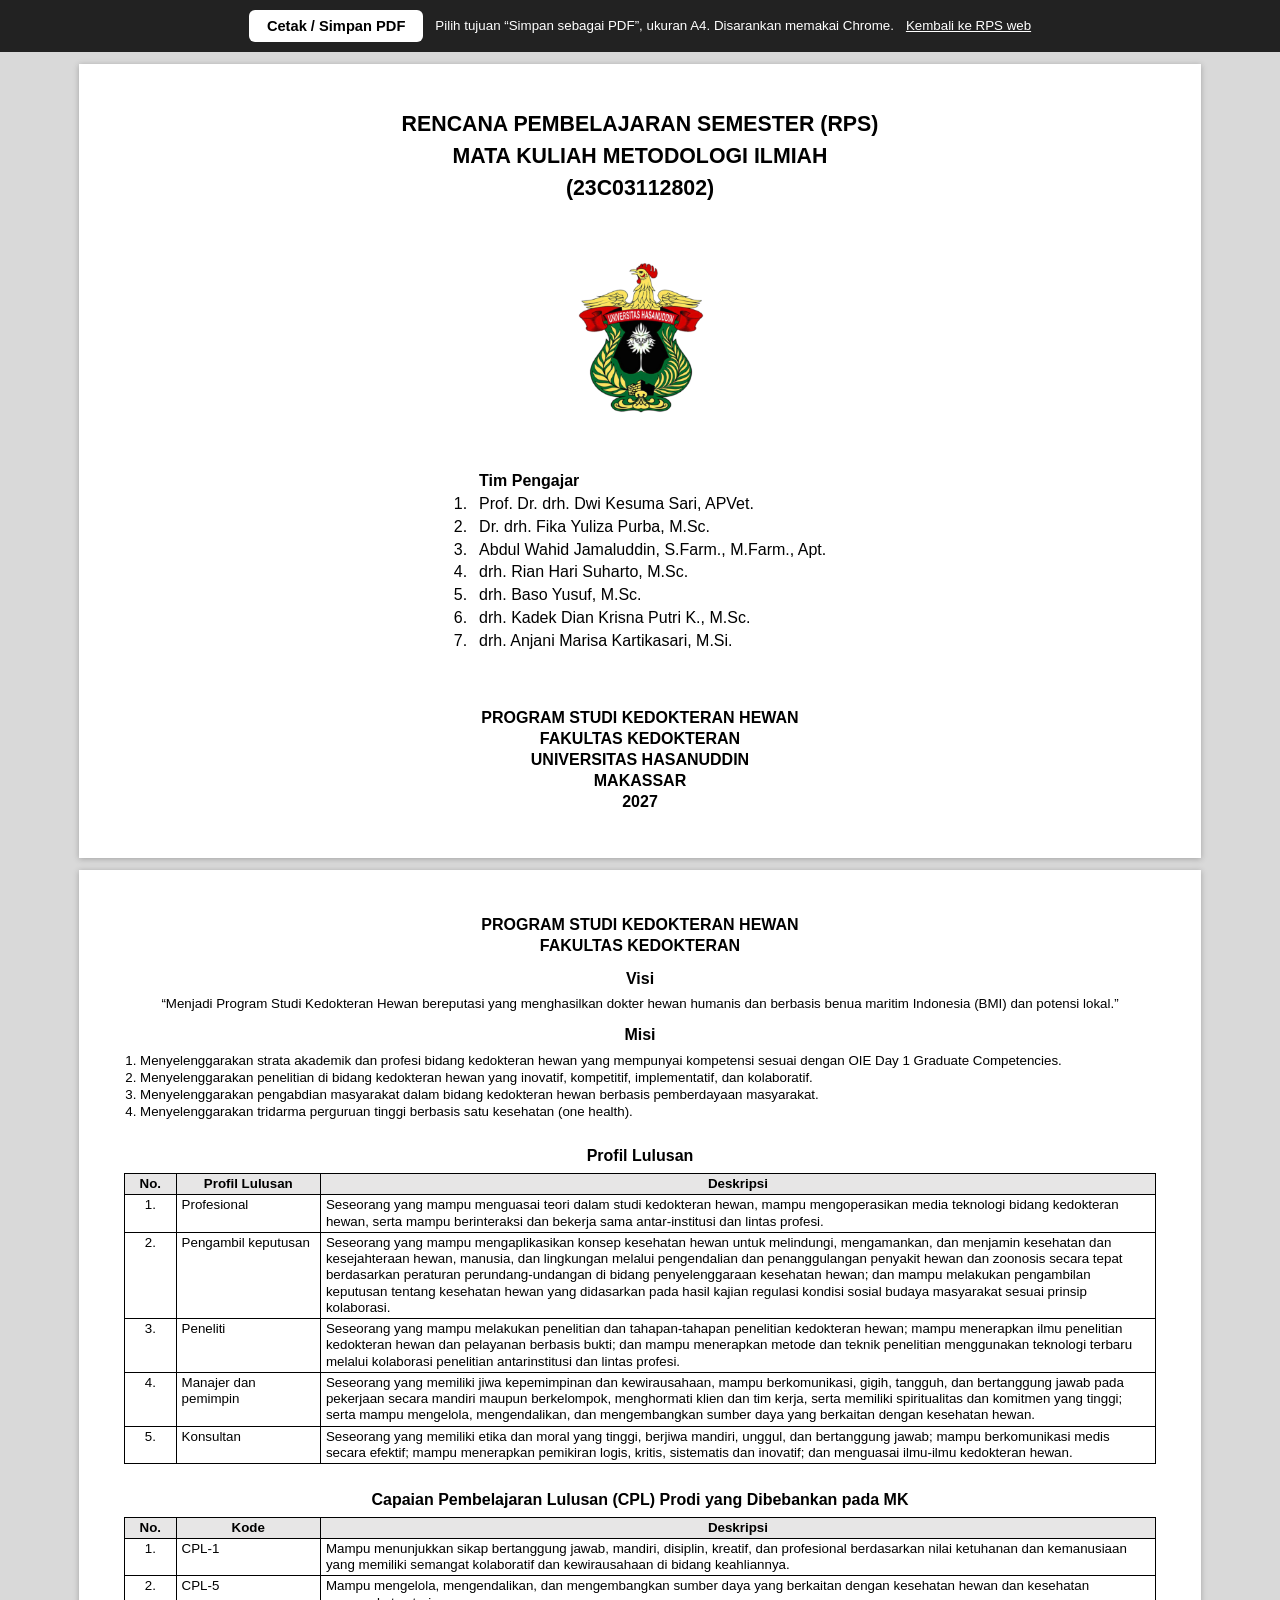
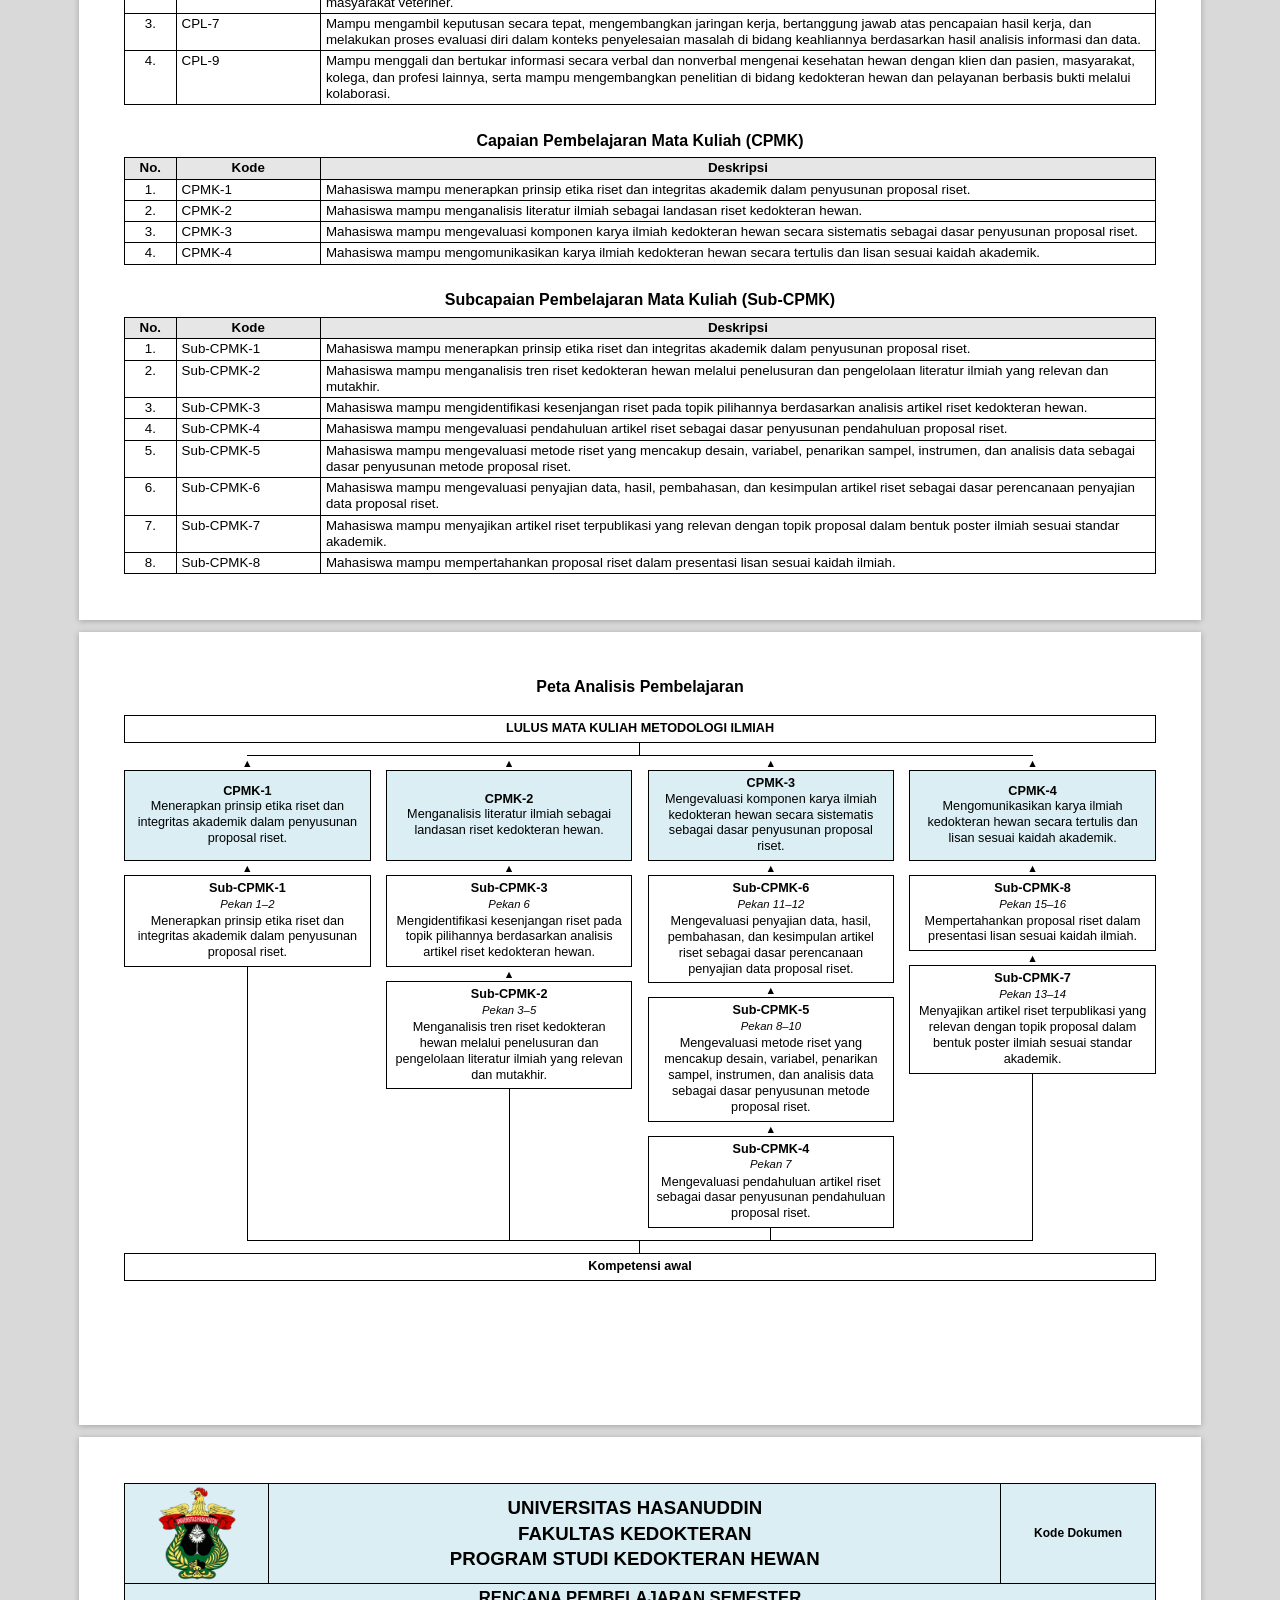
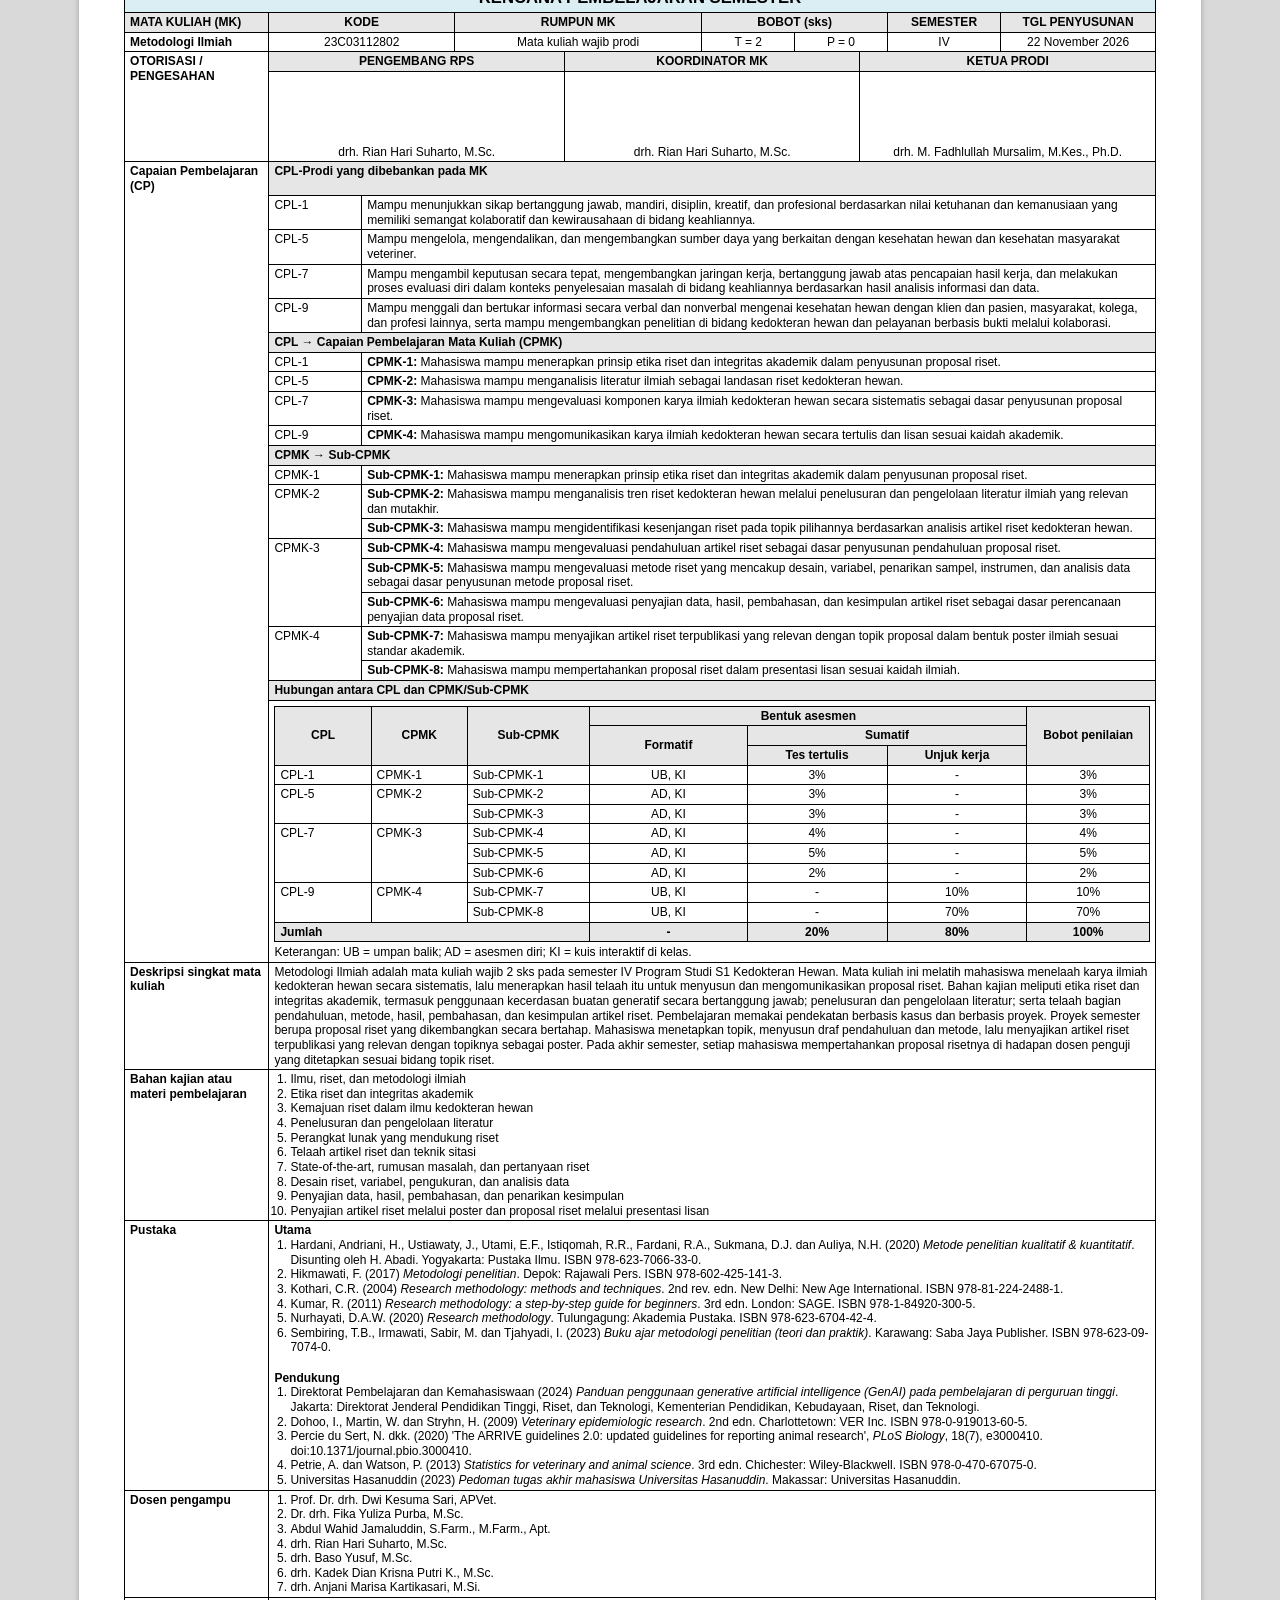
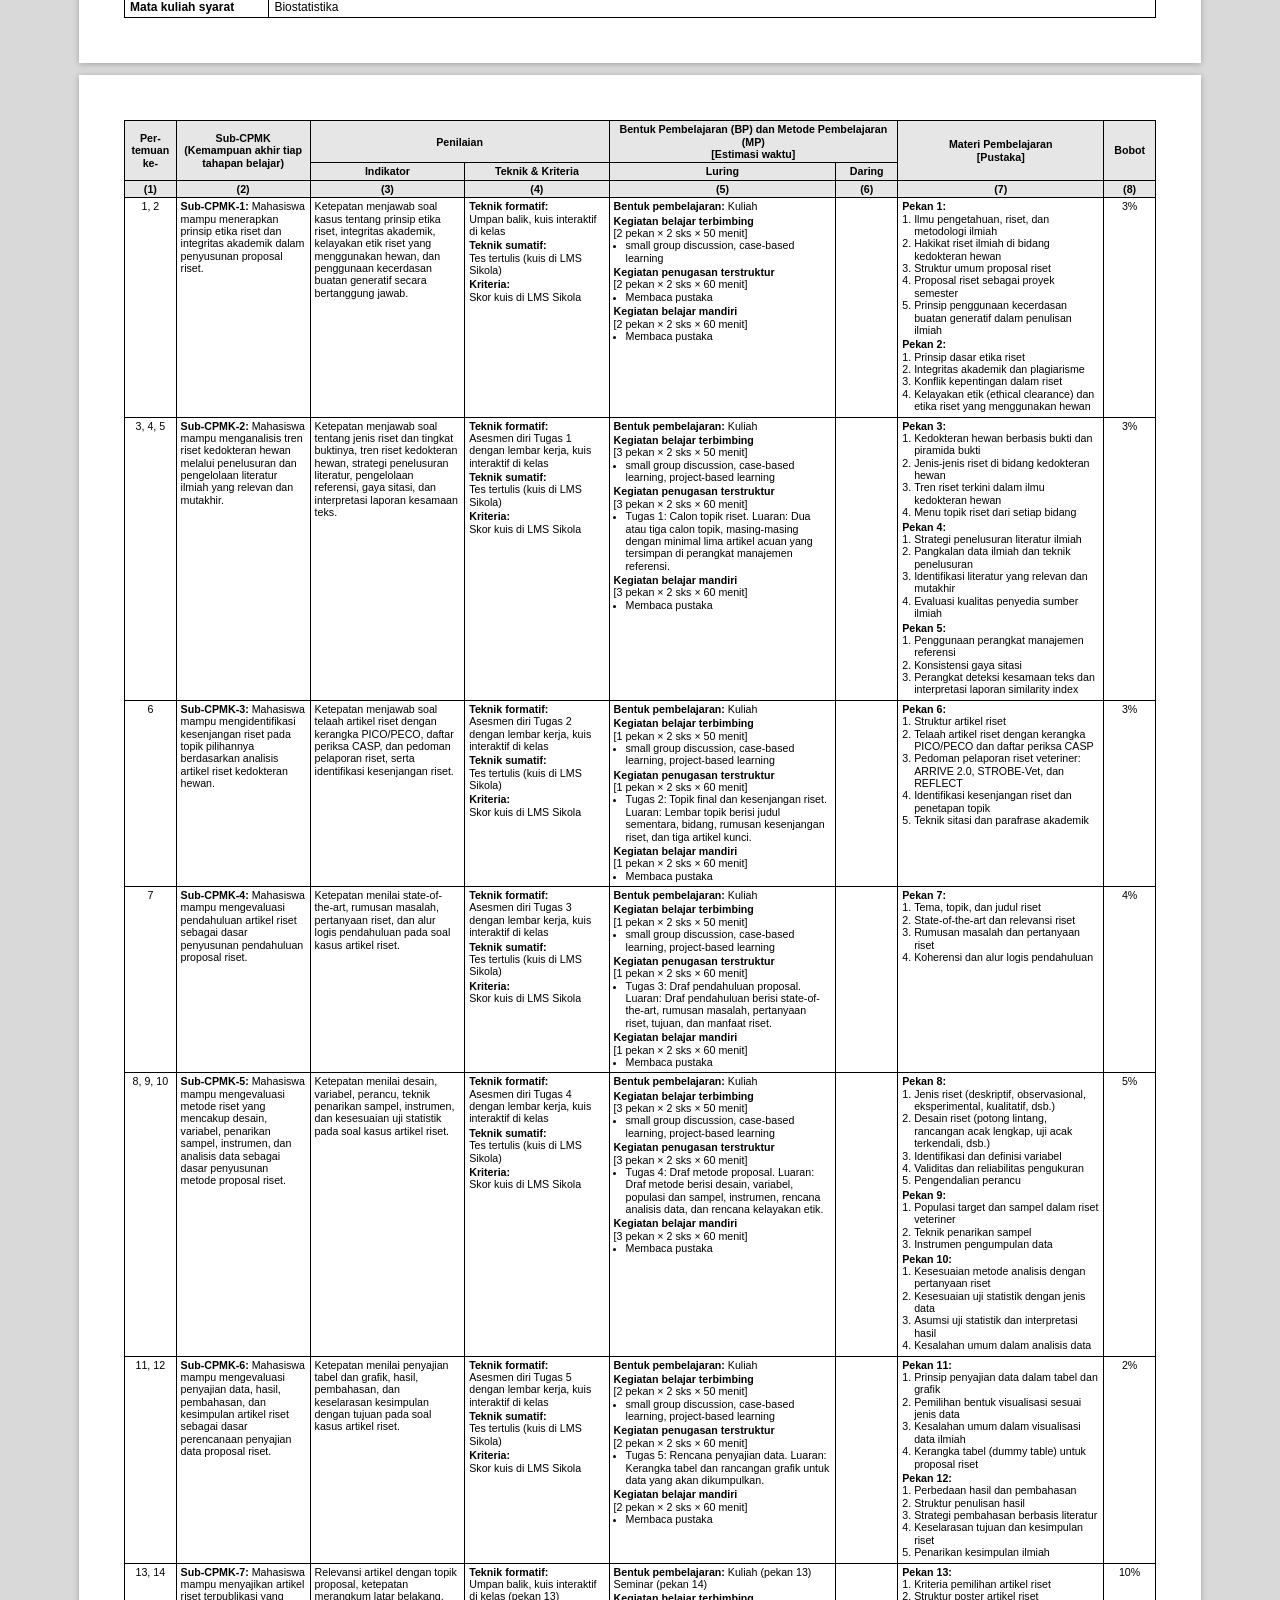
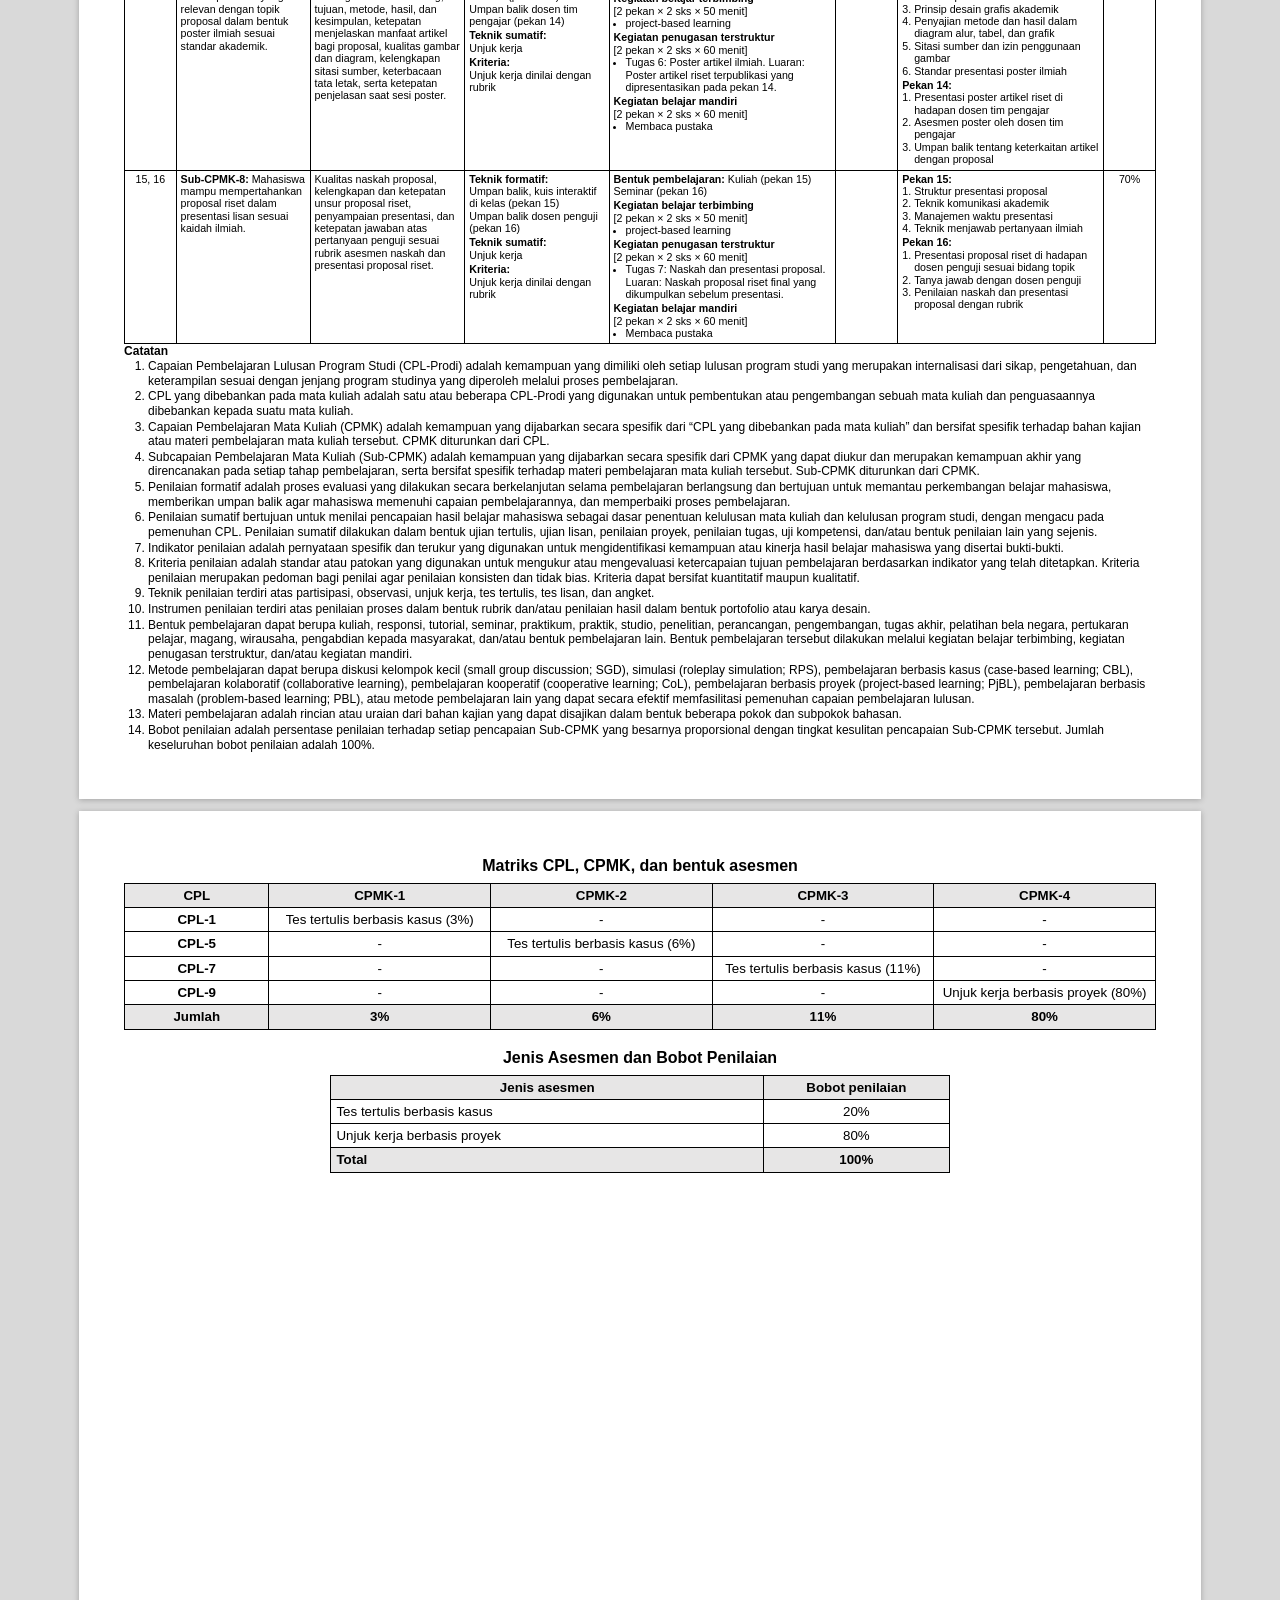
<file: rps-baku.html>
<!DOCTYPE html>
<html lang="id">
<head>
<meta charset="utf-8">
<meta name="viewport" content="width=device-width,initial-scale=1">
<title>RPS Format Baku</title>
<style>
@page{size:A4 landscape;margin:12mm 12mm 14mm;@bottom-right{content:counter(page);font:8pt Calibri,Carlito,Arial,sans-serif}}
@page :first{@bottom-right{content:""}}
*{box-sizing:border-box;-webkit-print-color-adjust:exact;print-color-adjust:exact}
body{margin:0;background:#d9d9d9;color:#000;font:10pt/1.3 Calibri,Carlito,Arial,sans-serif}
.bar{position:sticky;top:0;z-index:2;display:flex;flex-wrap:wrap;gap:12px;align-items:center;justify-content:center;padding:10px;background:#222;color:#fff}
.bar a{color:#fff}
.bar button{font:600 11pt Calibri,Carlito,Arial,sans-serif;padding:8px 18px;border:0;border-radius:6px;background:#fff;color:#000;cursor:pointer}
.page{width:297mm;min-height:210mm;margin:12px auto;padding:12mm;background:#fff;box-shadow:0 1px 6px rgba(0,0,0,.25)}
h1,h2,h3{margin:0;text-align:center;font-size:12pt}
h3{margin:12px 0 6px}
p{margin:0}
table{width:100%;border-collapse:collapse;table-layout:fixed}
th,td{border:1px solid #000;padding:3px 5px;vertical-align:top;overflow-wrap:break-word}
th{background:#e7e6e6;text-align:center;vertical-align:middle}
thead{display:table-header-group}
tr{break-inside:avoid}
.c{text-align:center}
.m{vertical-align:middle}
.b{font-weight:700}
.blue{background:#daeef3}
.grey{background:#e7e6e6;font-weight:700}
ol,ul{margin:0;padding-left:16px}
.cover{display:flex;flex-direction:column;align-items:center;justify-content:space-between;text-align:center;height:186mm;min-height:0;font-size:12pt;font-weight:700}
.page.cover{height:210mm}
.cover img{width:34mm}
.cover h1{font-size:16pt;line-height:1.5}
.cover table{width:auto;table-layout:auto;font-weight:400}
.cover td{border:0;padding:1px 6px;text-align:left}
.desc p{margin-bottom:4px}
.desc h3.judul-tabel{margin-top:1.6em}
.desc th,.desc td{padding:2px 5px;line-height:1.22}
.desc .blok{break-inside:avoid}
.peta{--sela:4mm;font-size:9.5pt;line-height:1.25;text-align:center}
.peta .kotak{border:1px solid #000;padding:5px 6px}
.peta .kotak b,.peta .kotak i{display:block}
.peta .kotak i{font-size:8.5pt;margin-bottom:3px}
.peta .induk{min-height:24mm;display:flex;flex-direction:column;justify-content:center}
.peta .wadah{display:grid;grid-template-columns:repeat(var(--n),minmax(0,1fr));column-gap:var(--sela)}
.peta .cabang{display:flex;flex-direction:column}
.peta .arrow{font-size:8pt;line-height:14px}
/* garis penghubung antarcabang */
.peta .garis{height:0;margin:0 calc((100% - (var(--n) - 1) * var(--sela)) / (var(--n) * 2));border-top:1px solid #000}
.peta .tengah,.peta .batang{width:1px;min-height:12px;margin:0 auto;border-left:1px solid #000}
.peta .batang{flex:1}
.rps-a{font-size:9pt;line-height:1.22}
.rps-a th,.rps-a td{padding:2px 5px}
.rps-a .head img{width:21mm;display:block;margin:auto}
.rps-a .kop{font-size:14pt;line-height:1.35}
.rps-a .judul-rps{font-size:12.5pt;padding:4px 5px}
.sign{height:24mm;vertical-align:bottom;text-align:center}
.rps-a td.sambung-atas{border-top:0}
.rps-a td.sambung-bawah{border-bottom:0}
.hub{margin:3px 0}
.pendukung{margin-top:1.3em}
.identitas>*{vertical-align:middle}
.rps-b{font-size:8pt;line-height:1.16}
.rps-b th,.rps-b td{padding:2px 4px}
.rps-b ol,.rps-b ul{padding-left:12px}
.rps-b .sec{margin-bottom:2px}
.notes{break-before:page;font-size:9pt;line-height:1.22}
.notes ol{padding-left:24px}
.notes li{margin-bottom:1px}
.lampiran-rekap{font-size:10pt;line-height:1.3}
.rekap{break-inside:avoid;margin-bottom:18px}
.rekap h3{margin:0 0 6px}
.rekap th,.rekap td{padding:3px 5px}
.rekap table.jenis{width:60%;margin:auto}
.error{max-width:600px;margin:40px auto;padding:16px;background:#fff}
@media print{
  body{background:#fff}
  .bar{display:none}
  .page{width:auto;min-height:0;margin:0;padding:0 1px;box-shadow:none;break-after:page}
  .page:last-child{break-after:auto}
  .page.cover{height:182mm}
}
</style>
</head>
<body>
<div class="bar">
  <button type="button" onclick="window.print()">Cetak / Simpan PDF</button>
  <span>Pilih tujuan “Simpan sebagai PDF”, ukuran A4. Disarankan memakai Chrome.</span>
  <a href="rps.html">Kembali ke RPS web</a>
</div>
<main id="doc"><p class="error">Data RPS belum termuat. Pastikan rps-data.js berada satu folder dengan halaman ini.</p></main>

<!-- Isi RPS ada di rps-data.js. Halaman ini mengatur tata letak cetak saja. -->
<script src="rps-data.js"></script>
<script>
(() => {
"use strict";
const esc = s => String(s ?? "").replace(/[&<>"']/g, c => ({ "&": "&amp;", "<": "&lt;", ">": "&gt;", '"': "&quot;", "'": "&#39;" }[c]));
const miring = s => esc(s).replace(/\*([^*]+)\*/g, "<em>$1</em>");
const ol = (arr, f = esc) => `<ol>${arr.map(x => `<li>${f(x)}</li>`).join("")}</ol>`;
const ul = arr => `<ul>${arr.map(x => `<li>${esc(x)}</li>`).join("")}</ul>`;
const cols = (...w) => `<colgroup>${w.map(x => `<col style="width:${x}%">`).join("")}</colgroup>`;
const tgl = s => s ? D.mid(D.parse(s)) : "-";
const awalKapital = s => s.charAt(0).toUpperCase() + s.slice(1);

const METODE = { SGD: "small group discussion", CBL: "case-based learning", PjBL: "project-based learning", PBL: "problem-based learning" };
const subs = RPS.subcpmk;
const subsOf = k => subs.filter(s => s.cpmk === k);
const cplOf = c => [].concat(c.cpl).join(", ");
const jumlah = arr => arr.reduce((a, s) => a + s.bobot, 0);
const unik = arr => [...new Set(arr)];

/* Urutan dosen khusus cetak baku. Dosen yang tidak disebut mengikuti urutan di rps-data.js. */
const URUTAN_DOSEN = ["DKS", "FYP", "AWJ", "RHS"];
const peringkat = d => (URUTAN_DOSEN.indexOf(d.kode) + 1) || URUTAN_DOSEN.length + 1;
const dosenCetak = [...RPS.dosen].sort((a, b) => peringkat(a) - peringkat(b));

/* 1. Sampul */
function sampul() {
  return `<section class="page cover">
    <div><h1>RENCANA PEMBELAJARAN SEMESTER (RPS)<br>MATA KULIAH ${esc(M.namaMK.toUpperCase())}<br>(${esc(M.kode)})</h1></div>
    <img src="img/Logo-Unhas-200px.png" alt="Logo Universitas Hasanuddin">
    <table><tr><td></td><td class="b">Tim Pengajar</td></tr>${dosenCetak.map((d, i) => `<tr><td>${i + 1}.</td><td>${esc(d.nama)}</td></tr>`).join("")}</table>
    <div>${[M.prodi, M.fakultas, M.universitas, M.kota, M.tahunAkademik.split("/").pop()].map(x => esc(x.toUpperCase())).join("<br>")}</div>
  </section>`;
}

/* 2. Deskripsi */
function deskripsi() {
  const tabel = (judul, baris) => `<table>${cols(5, 14, 81)}<thead><tr><th>No.</th><th>${judul}</th><th>Deskripsi</th></tr></thead>
    <tbody>${baris.map(([k, t], i) => `<tr><td class="c">${i + 1}.</td><td>${esc(k)}</td><td>${esc(t)}</td></tr>`).join("")}</tbody></table>`;
  const capaian = arr => tabel("Kode", arr.map(x => [x.kode, x.teks]));
  return `<section class="page desc">
    <h2>${esc(M.prodi.toUpperCase())}<br>${esc(M.fakultas.toUpperCase())}</h2>
    <h3>Visi</h3><p class="c">“${esc(RPS.visi)}”</p>
    <h3>Misi</h3>${ol(RPS.misi)}
    <div class="blok"><h3 class="judul-tabel">Profil Lulusan</h3>${tabel("Profil Lulusan", RPS.profilLulusan.map(p => [p.nama, p.teks]))}</div>
    <div class="blok"><h3 class="judul-tabel">Capaian Pembelajaran Lulusan (CPL) Prodi yang Dibebankan pada MK</h3>${capaian(RPS.cpl)}</div>
    <div class="blok"><h3 class="judul-tabel">Capaian Pembelajaran Mata Kuliah (CPMK)</h3>${capaian(RPS.cpmk)}</div>
    <div class="blok"><h3 class="judul-tabel">Subcapaian Pembelajaran Mata Kuliah (Sub-CPMK)</h3>${capaian(subs)}</div>
  </section>`;
}

/* 3. Peta analisis pembelajaran: satu kolom untuk setiap CPMK, dibaca dari bawah ke atas */
/* Pekan berurutan ditulis sebagai rentang, misalnya "Pekan 3–5". */
function rentangPekan(kode) {
  const n = pertemuan.filter(p => p.sub === kode).map(p => p.pekan);
  if (!n.length) return "";
  const urut = n.every((x, i) => !i || x === n[i - 1] + 1);
  return `Pekan ${urut && n.length > 1 ? `${n[0]}–${n[n.length - 1]}` : n.join(", ")}`;
}
function peta() {
  const ringkas = t => awalKapital(t.replace(/^Mahasiswa mampu\s+/i, ""));
  const panah = '<div class="arrow">▲</div>';
  const cabang = RPS.cpmk.map(c => {
    const anak = [...subsOf(c.kode)].reverse().map(s =>
      `<div class="kotak"><b>${esc(s.kode)}</b><i>${rentangPekan(s.kode)}</i>${esc(ringkas(s.teks))}</div>`).join(panah);
    return `<div class="cabang">${panah}<div class="kotak blue induk"><b>${esc(c.kode)}</b>${esc(ringkas(c.teks))}</div>${panah}${anak}<div class="batang"></div></div>`;
  }).join("");
  return `<section class="page"><h2>Peta Analisis Pembelajaran</h2><br>
    <div class="peta" style="--n:${RPS.cpmk.length}">
      <div class="kotak b">LULUS MATA KULIAH ${esc(M.namaMK.toUpperCase())}</div><div class="tengah"></div><div class="garis"></div>
      <div class="wadah">${cabang}</div>
      <div class="garis"></div><div class="tengah"></div><div class="kotak b">Kompetensi awal</div>
    </div></section>`;
}

/* 4. RPS(a): identitas, capaian, hubungan CPL dan Sub-CPMK */
/* Teknik sumatif tanpa keterangan dalam kurung, misalnya "Tes tertulis". */
const teknikOf = s => s.teknik.replace(/\s*\(.*\)\s*$/, "");
const daftarTeknik = () => unik(subs.map(teknikOf));
/* Singkatan asesmen formatif. Bentuk lain ditulis lengkap. */
const FORMATIF = [
  { kode: "UB", pola: /^umpan balik/i, arti: "umpan balik" },
  { kode: "AD", pola: /^asesmen diri/i, arti: "asesmen diri" },
  { kode: "KI", pola: /^kuis interaktif/i, arti: "kuis interaktif di kelas" }
];
const singkat = f => FORMATIF.find(x => x.pola.test(f))?.kode || f;
const formatifOf = kode => unik(pertemuan.filter(p => p.sub === kode).flatMap(p => p.formatif.map(singkat)));

function matriks() {
  const teknik = daftarTeknik();
  let lalu = "";
  const baris = subs.map(s => {
    const c = cpmkByKode[s.cpmk], baru = s.cpmk !== lalu; lalu = s.cpmk;
    const n = subsOf(s.cpmk).length;
    return `<tr>${baru ? `<td rowspan="${n}">${esc(cplOf(c))}</td><td rowspan="${n}">${esc(c.kode)}</td>` : ""}
      <td>${esc(s.kode)}</td><td class="c">${esc(formatifOf(s.kode).join(", ") || "-")}</td>
      ${teknik.map(t => `<td class="c">${teknikOf(s) === t ? s.bobot + "%" : "-"}</td>`).join("")}<td class="c">${s.bobot}%</td></tr>`;
  }).join("");
  const dipakai = unik(subs.flatMap(s => formatifOf(s.kode)));
  const ket = FORMATIF.filter(f => dipakai.includes(f.kode)).map(f => `${f.kode} = ${f.arti}`).join("; ");
  const lebarTeknik = 32 / teknik.length;
  return `<table class="hub">${cols(11, 11, 14, 18, ...teknik.map(() => lebarTeknik), 14)}
    <thead><tr><th rowspan="3">CPL</th><th rowspan="3">CPMK</th><th rowspan="3">Sub-CPMK</th><th colspan="${teknik.length + 1}">Bentuk asesmen</th><th rowspan="3">Bobot penilaian</th></tr>
      <tr><th rowspan="2">Formatif</th><th colspan="${teknik.length}">Sumatif</th></tr>
      <tr>${teknik.map(t => `<th>${esc(t)}</th>`).join("")}</tr></thead>
    <tbody>${baris}
    <tr class="grey"><td colspan="3">Jumlah</td><td class="c">-</td>${teknik.map(t => `<td class="c">${jumlah(subs.filter(s => teknikOf(s) === t))}%</td>`).join("")}<td class="c">${jumlah(subs)}%</td></tr></tbody></table>
    <p>Keterangan: ${esc(ket)}.</p>`;
}

function rpsA() {
  const O = M.otorisasi;
  const judul = teks => `<td colspan="9" class="grey">${teks}</td>`;
  const isiBaris = (kode, teks, span = 1) => `${kode === null ? "" : `<td${span > 1 ? ` rowspan="${span}"` : ""}>${esc(kode)}</td>`}<td colspan="8">${teks}</td>`;
  const cp = [
    judul("CPL-Prodi yang dibebankan pada MK"),
    ...RPS.cpl.map(l => isiBaris(l.kode, esc(l.teks))),
    judul("CPL → Capaian Pembelajaran Mata Kuliah (CPMK)"),
    ...RPS.cpmk.map(c => isiBaris(cplOf(c), `<b>${esc(c.kode)}:</b> ${esc(c.teks)}`)),
    judul("CPMK → Sub-CPMK"),
    ...subs.map((s, i) => {
      const baru = !i || subs[i - 1].cpmk !== s.cpmk;
      return isiBaris(baru ? s.cpmk : null, `<b>${esc(s.kode)}:</b> ${esc(s.teks)}`, subsOf(s.cpmk).length);
    }),
    judul("Hubungan antara CPL dan CPMK/Sub-CPMK"),
    `<td colspan="9">${matriks()}</td>`
  ].map((sel, i, semua) => `<tr><td class="b ${i ? "sambung-atas" : ""} ${i < semua.length - 1 ? "sambung-bawah" : ""}">${i ? "" : "Capaian Pembelajaran (CP)"}</td>${sel}</tr>`).join("");
  const baris = (label, isi) => `<tr><td class="b">${label}</td><td colspan="9">${isi}</td></tr>`;
  return `<section class="page rps-a">
    <!-- Sepuluh kolom dasar agar lebar baris identitas dan baris otorisasi bisa diatur terpisah.
         Identitas: 14 | Kode 18 | Rumpun 24 | Bobot 9+9 | Semester 11 | Tanggal 15.
         Otorisasi: tiga kolom sama lebar (masing-masing 3 kolom dasar). -->
    <table>${cols(14, 9, 9, 10.667, 13.333, 9, 6.333, 2.667, 11, 15)}
    <tbody>
      <tr class="blue head"><td class="m"><img src="img/Logo-Unhas-200px.png" alt="Logo Universitas Hasanuddin"></td>
        <td colspan="8" class="c m b kop">${[M.universitas, M.fakultas, M.prodi].map(x => esc(x.toUpperCase())).join("<br>")}</td>
        <td class="c m"><b>Kode Dokumen</b><br>${esc(M.kodeDokumen || "")}</td></tr>
      <tr class="blue"><td colspan="10" class="c b judul-rps">RENCANA PEMBELAJARAN SEMESTER</td></tr>
      <tr class="grey identitas"><td>MATA KULIAH (MK)</td><th colspan="2">KODE</th><th colspan="2">RUMPUN MK</th><th colspan="3">BOBOT (sks)</th><th>SEMESTER</th><th>TGL PENYUSUNAN</th></tr>
      <tr class="identitas"><td class="b">${esc(M.namaMK)}</td><td colspan="2" class="c">${esc(M.kode)}</td><td colspan="2" class="c">${esc(M.rumpunMK || "-")}</td><td class="c">T = ${M.sksTeori}</td><td colspan="2" class="c">P = ${M.sksPraktik}</td><td class="c">${esc(M.semester)}</td>
        <td class="c">${esc(tgl(M.tanggalRevisi || M.tanggalPenyusunan))}</td></tr>
      <tr><td rowspan="2" class="b">OTORISASI / PENGESAHAN</td><th colspan="3">PENGEMBANG RPS</th><th colspan="3">KOORDINATOR MK</th><th colspan="3">KETUA PRODI</th></tr>
      <tr><td colspan="3" class="sign">${esc(O.pengembang)}</td><td colspan="3" class="sign">${esc(O.koordinator)}</td><td colspan="3" class="sign">${esc(O.ketuaProdi)}</td></tr>
      ${cp}
      ${baris("Deskripsi singkat mata kuliah", esc(RPS.deskripsi))}
      ${baris("Bahan kajian atau materi pembelajaran", ol(RPS.bahanKajian))}
      ${baris("Pustaka", `<b>Utama</b>${ol(RPS.pustaka.utama, miring)}<div class="pendukung"><b>Pendukung</b>${ol(RPS.pustaka.pendukung, miring)}</div>`)}
      ${baris("Dosen pengampu", ol(dosenCetak.map(d => d.nama)))}
      ${baris("Mata kuliah syarat", esc(M.prasyarat.join(", ") || "-"))}
    </tbody></table>
  </section>`;
}

/* 5. RPS(b): rencana per Sub-CPMK */
/* Satu nilai jika sama di semua pekan; jika berbeda, dirinci per pekan. */
function perPekan(ps, ambil) {
  const grup = new Map();
  ps.forEach(p => { const t = ambil(p); grup.set(t, [...(grup.get(t) || []), p.pekan]); });
  if (grup.size === 1) return esc([...grup.keys()][0]);
  return [...grup].map(([t, n]) => `${esc(t)} (pekan ${n.join(", ")})`).join("<br>");
}
function selLuring(ps, sub) {
  const sks = M.sksTeori + M.sksPraktik;
  /* "2 × 50 menit" di data menjadi "n pekan × sks × 50 menit". */
  const lama = jenis => unik(ps.map(p => {
    const teks = ({ ...RPS.bawaanPertemuan.waktu, ...(p.waktu || {}) })[jenis];
    return (teks.match(/(\d+)\s*menit/) || [])[1];
  })).map(menit => `[${ps.length} pekan × ${sks} sks × ${menit} menit]`).join("<br>");
  const metode = unik(ps.flatMap(p => p.metode || sub.metode || [])).map(m => METODE[m] || m);
  const tugas = RPS.penugasan.map((t, i) => ({ ...t, no: i + 1 })).filter(t => t.sub === sub.kode)
    .map(t => `Tugas ${t.no}: ${t.judul}. Luaran: ${t.luaran}`);
  const gabung = (kunci, bawaan) => unik(ps.flatMap(p => p[kunci] || bawaan));
  const bagian = (judul, jenis, isi) => `<div class="sec"><b>${judul}</b><br>${lama(jenis)}${ul(isi)}</div>`;
  return `<div class="sec"><b>Bentuk pembelajaran:</b> ${perPekan(ps, p => p.bentuk)}</div>
    ${bagian("Kegiatan belajar terbimbing", "terbimbing", [metode.join(", ")])}
    ${bagian("Kegiatan penugasan terstruktur", "terstruktur", gabung("terstruktur", tugas.length ? tugas : ["Membaca pustaka"]))}
    ${bagian("Kegiatan belajar mandiri", "mandiri", gabung("mandiri", ["Membaca pustaka"]))}`;
}
function rpsB() {
  const baris = subs.map(sub => {
    const ps = pertemuan.filter(p => p.sub === sub.kode);
    const materi = ps.map(p => `<div class="sec"><b>Pekan ${p.pekan}:</b>${ol(p.materi)}</div>`).join("");
    return `<tr><td class="c">${ps.map(p => p.pekan).join(", ")}</td>
      <td><b>${esc(sub.kode)}:</b> ${esc(sub.teks)}</td><td>${esc(sub.indikator)}</td>
      <td><div class="sec"><b>Teknik formatif:</b><br>${perPekan(ps, p => awalKapital(p.formatif.join(", ")))}</div><div class="sec"><b>Teknik sumatif:</b><br>${esc(sub.teknik)}</div><div class="sec"><b>Kriteria:</b><br>${perPekan(ps, p => p.kriteria)}</div></td>
      <td>${selLuring(ps, sub)}</td><td>${unik(ps.map(p => p.daring).filter(Boolean)).map(esc).join("<br>")}</td>
      <td>${materi}</td><td class="c">${sub.bobot}%</td></tr>`;
  }).join("");
  const catatan = [
    "Capaian Pembelajaran Lulusan Program Studi (CPL-Prodi) adalah kemampuan yang dimiliki oleh setiap lulusan program studi yang merupakan internalisasi dari sikap, pengetahuan, dan keterampilan sesuai dengan jenjang program studinya yang diperoleh melalui proses pembelajaran.",
    "CPL yang dibebankan pada mata kuliah adalah satu atau beberapa CPL-Prodi yang digunakan untuk pembentukan atau pengembangan sebuah mata kuliah dan penguasaannya dibebankan kepada suatu mata kuliah.",
    "Capaian Pembelajaran Mata Kuliah (CPMK) adalah kemampuan yang dijabarkan secara spesifik dari “CPL yang dibebankan pada mata kuliah” dan bersifat spesifik terhadap bahan kajian atau materi pembelajaran mata kuliah tersebut. CPMK diturunkan dari CPL.",
    "Subcapaian Pembelajaran Mata Kuliah (Sub-CPMK) adalah kemampuan yang dijabarkan secara spesifik dari CPMK yang dapat diukur dan merupakan kemampuan akhir yang direncanakan pada setiap tahap pembelajaran, serta bersifat spesifik terhadap materi pembelajaran mata kuliah tersebut. Sub-CPMK diturunkan dari CPMK.",
    "Penilaian formatif adalah proses evaluasi yang dilakukan secara berkelanjutan selama pembelajaran berlangsung dan bertujuan untuk memantau perkembangan belajar mahasiswa, memberikan umpan balik agar mahasiswa memenuhi capaian pembelajarannya, dan memperbaiki proses pembelajaran.",
    "Penilaian sumatif bertujuan untuk menilai pencapaian hasil belajar mahasiswa sebagai dasar penentuan kelulusan mata kuliah dan kelulusan program studi, dengan mengacu pada pemenuhan CPL. Penilaian sumatif dilakukan dalam bentuk ujian tertulis, ujian lisan, penilaian proyek, penilaian tugas, uji kompetensi, dan/atau bentuk penilaian lain yang sejenis.",
    "Indikator penilaian adalah pernyataan spesifik dan terukur yang digunakan untuk mengidentifikasi kemampuan atau kinerja hasil belajar mahasiswa yang disertai bukti-bukti.",
    "Kriteria penilaian adalah standar atau patokan yang digunakan untuk mengukur atau mengevaluasi ketercapaian tujuan pembelajaran berdasarkan indikator yang telah ditetapkan. Kriteria penilaian merupakan pedoman bagi penilai agar penilaian konsisten dan tidak bias. Kriteria dapat bersifat kuantitatif maupun kualitatif.",
    "Teknik penilaian terdiri atas partisipasi, observasi, unjuk kerja, tes tertulis, tes lisan, dan angket.",
    "Instrumen penilaian terdiri atas penilaian proses dalam bentuk rubrik dan/atau penilaian hasil dalam bentuk portofolio atau karya desain.",
    "Bentuk pembelajaran dapat berupa kuliah, responsi, tutorial, seminar, praktikum, praktik, studio, penelitian, perancangan, pengembangan, tugas akhir, pelatihan bela negara, pertukaran pelajar, magang, wirausaha, pengabdian kepada masyarakat, dan/atau bentuk pembelajaran lain. Bentuk pembelajaran tersebut dilakukan melalui kegiatan belajar terbimbing, kegiatan penugasan terstruktur, dan/atau kegiatan mandiri.",
    "Metode pembelajaran dapat berupa diskusi kelompok kecil (small group discussion; SGD), simulasi (roleplay simulation; RPS), pembelajaran berbasis kasus (case-based learning; CBL), pembelajaran kolaboratif (collaborative learning), pembelajaran kooperatif (cooperative learning; CoL), pembelajaran berbasis proyek (project-based learning; PjBL), pembelajaran berbasis masalah (problem-based learning; PBL), atau metode pembelajaran lain yang dapat secara efektif memfasilitasi pemenuhan capaian pembelajaran lulusan.",
    "Materi pembelajaran adalah rincian atau uraian dari bahan kajian yang dapat disajikan dalam bentuk beberapa pokok dan subpokok bahasan.",
    "Bobot penilaian adalah persentase penilaian terhadap setiap pencapaian Sub-CPMK yang besarnya proporsional dengan tingkat kesulitan pencapaian Sub-CPMK tersebut. Jumlah keseluruhan bobot penilaian adalah 100%."
  ];
  return `<section class="page rps-b">
    <table>${cols(5, 13, 15, 14, 22, 6, 20, 5)}
      <thead><tr><th rowspan="2">Per&shy;temuan ke-</th><th rowspan="2">Sub-CPMK<br>(Kemampuan akhir tiap tahapan belajar)</th><th colspan="2">Penilaian</th><th colspan="2">Bentuk Pembelajaran (BP) dan Metode Pembelajaran (MP)<br>[Estimasi waktu]</th><th rowspan="2">Materi Pembelajaran<br>[Pustaka]</th><th rowspan="2">Bobot</th></tr>
      <tr><th>Indikator</th><th>Teknik &amp; Kriteria</th><th>Luring</th><th>Daring</th></tr>
      <tr>${[1,2,3,4,5,6,7,8].map(n => `<th>(${n})</th>`).join("")}</tr></thead>
      <tbody>${baris}</tbody></table>
    <div class="notes"><b>Catatan</b>${ol(catatan)}</div>
  </section>`;
}

/* 6. Matriks CPL–CPMK dan rekap jenis asesmen */
/* Jenis asesmen = teknik sumatif + basisnya, misalnya "Tes tertulis berbasis kasus". */
const jenisOf = s => `${teknikOf(s)} ${(JENIS_ASESMEN[s.asesmen]?.pendek || s.asesmen).toLowerCase()}`;
const rekapJenis = arr => unik(arr.map(jenisOf)).map(j => [j, jumlah(arr.filter(s => jenisOf(s) === j))]);
function rekap() {
  const lebar = 86 / RPS.cpmk.length;
  const sel = (l, c) => {
    if (![].concat(c.cpl).includes(l.kode)) return "-";
    return rekapJenis(subsOf(c.kode)).map(([j, b], i) => `${esc(i ? j.charAt(0).toLowerCase() + j.slice(1) : j)} (${b}%)`).join(", ");
  };
  return `<section class="page lampiran-rekap"><div class="rekap"><h3>Matriks CPL, CPMK, dan bentuk asesmen</h3>
      <table>${cols(14, ...RPS.cpmk.map(() => lebar))}
        <thead><tr><th>CPL</th>${RPS.cpmk.map(c => `<th>${esc(c.kode)}</th>`).join("")}</tr></thead>
        <tbody>${RPS.cpl.map(l => `<tr><td class="c b">${esc(l.kode)}</td>${RPS.cpmk.map(c => `<td class="c">${sel(l, c)}</td>`).join("")}</tr>`).join("")}
        <tr class="grey"><td class="c">Jumlah</td>${RPS.cpmk.map(c => `<td class="c">${jumlah(subsOf(c.kode))}%</td>`).join("")}</tr></tbody></table></div>
    <div class="rekap"><h3>Jenis Asesmen dan Bobot Penilaian</h3>
      <table class="jenis">${cols(70, 30)}
        <thead><tr><th>Jenis asesmen</th><th>Bobot penilaian</th></tr></thead>
        <tbody>${rekapJenis(subs).map(([j, b]) => `<tr><td>${esc(j)}</td><td class="c">${b}%</td></tr>`).join("")}
        <tr class="grey"><td>Total</td><td class="c">${jumlah(subs)}%</td></tr></tbody></table></div></section>`;
}

document.title = `RPS ${M.namaMK} (${M.tahunAkademik.split("/").pop()}) - angkatan ${M.angkatan}`;
document.getElementById("doc").innerHTML = sampul() + deskripsi() + peta() + rpsA() + rpsB() + rekap();
})();
</script>
</body>
</html>
</file>
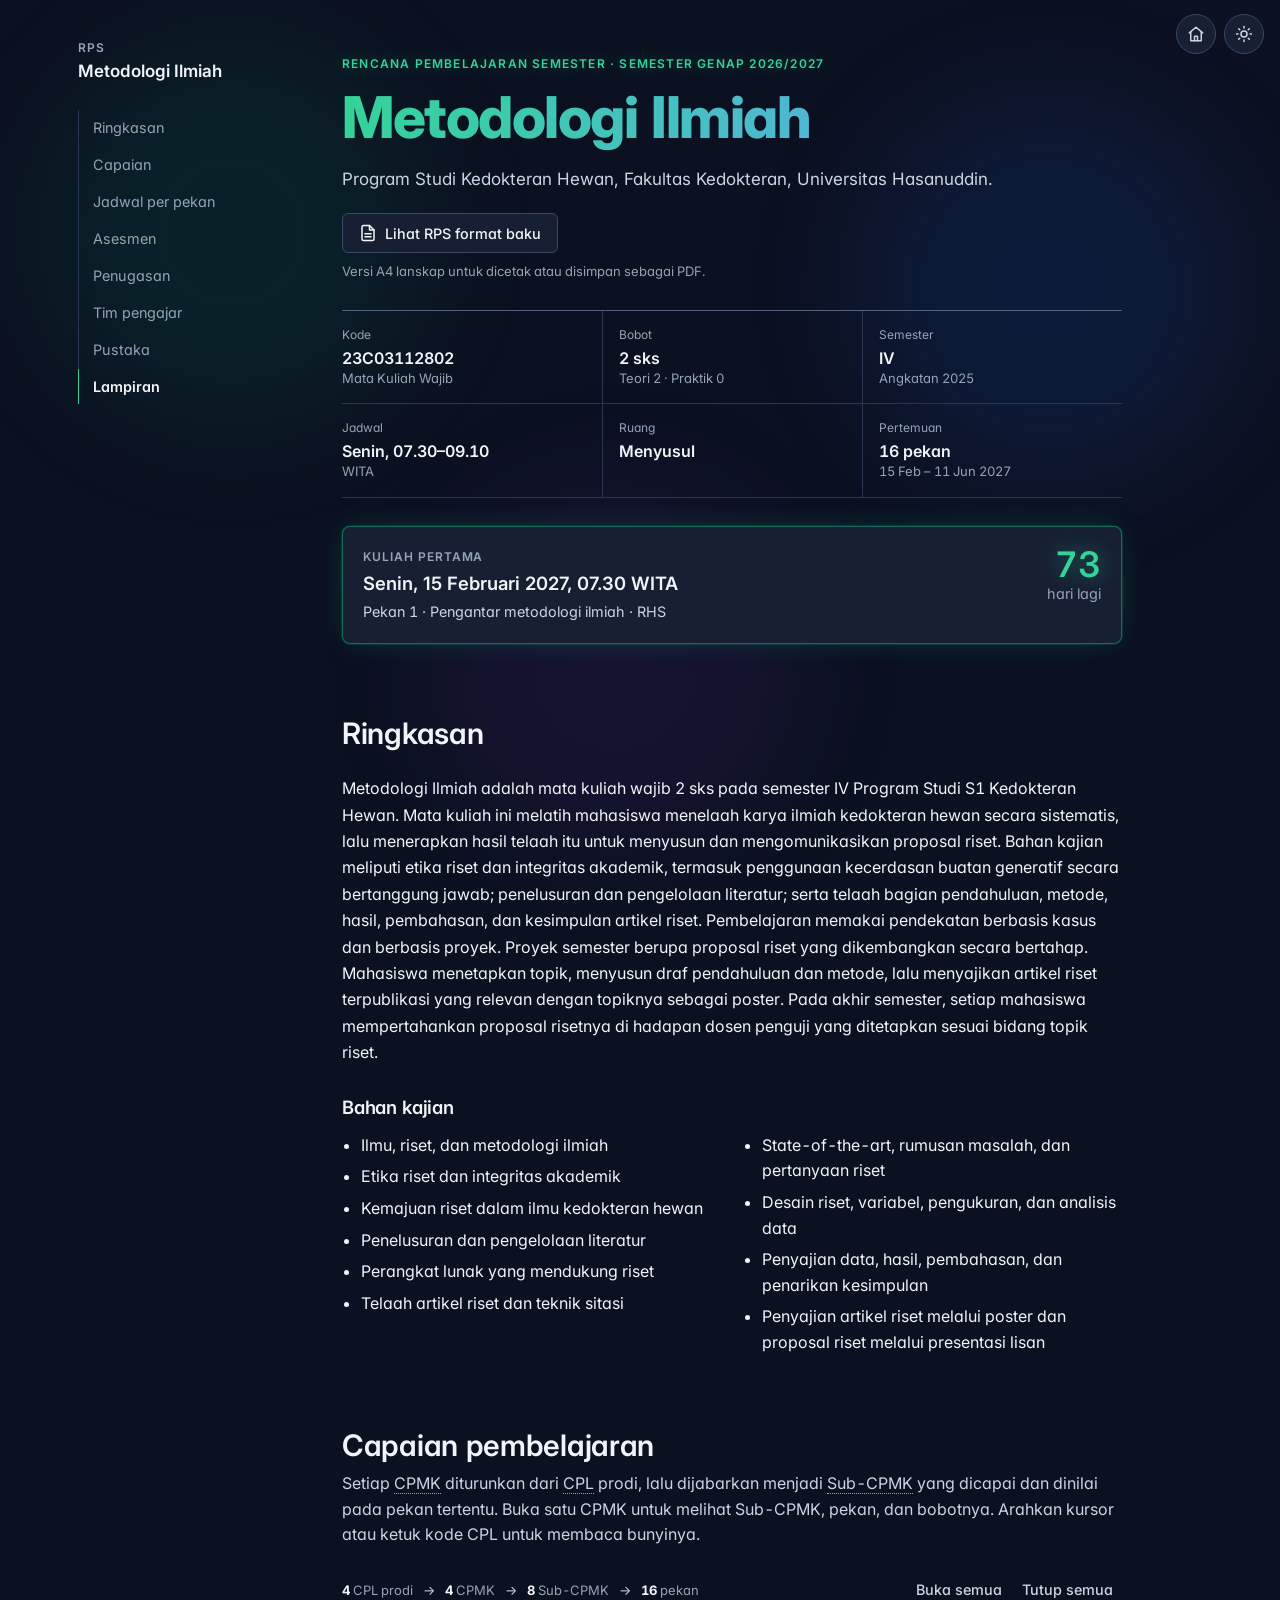
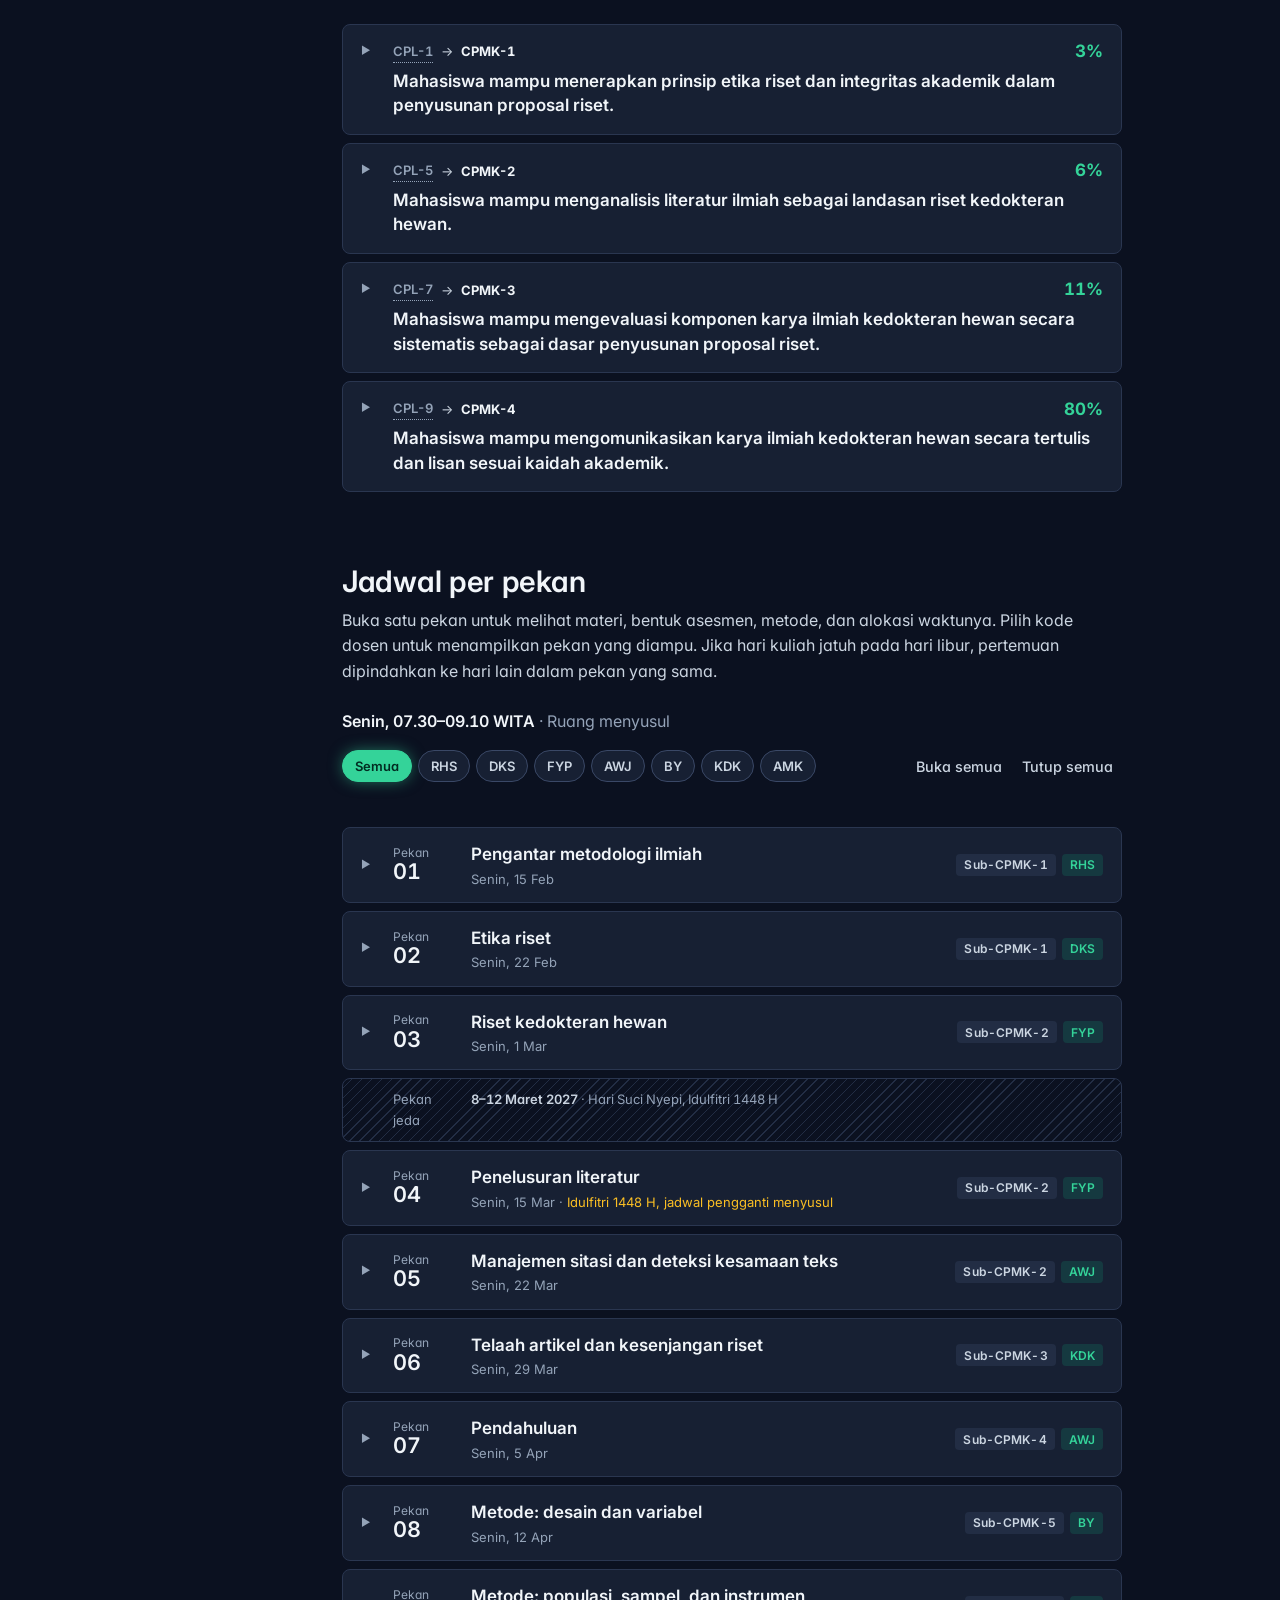
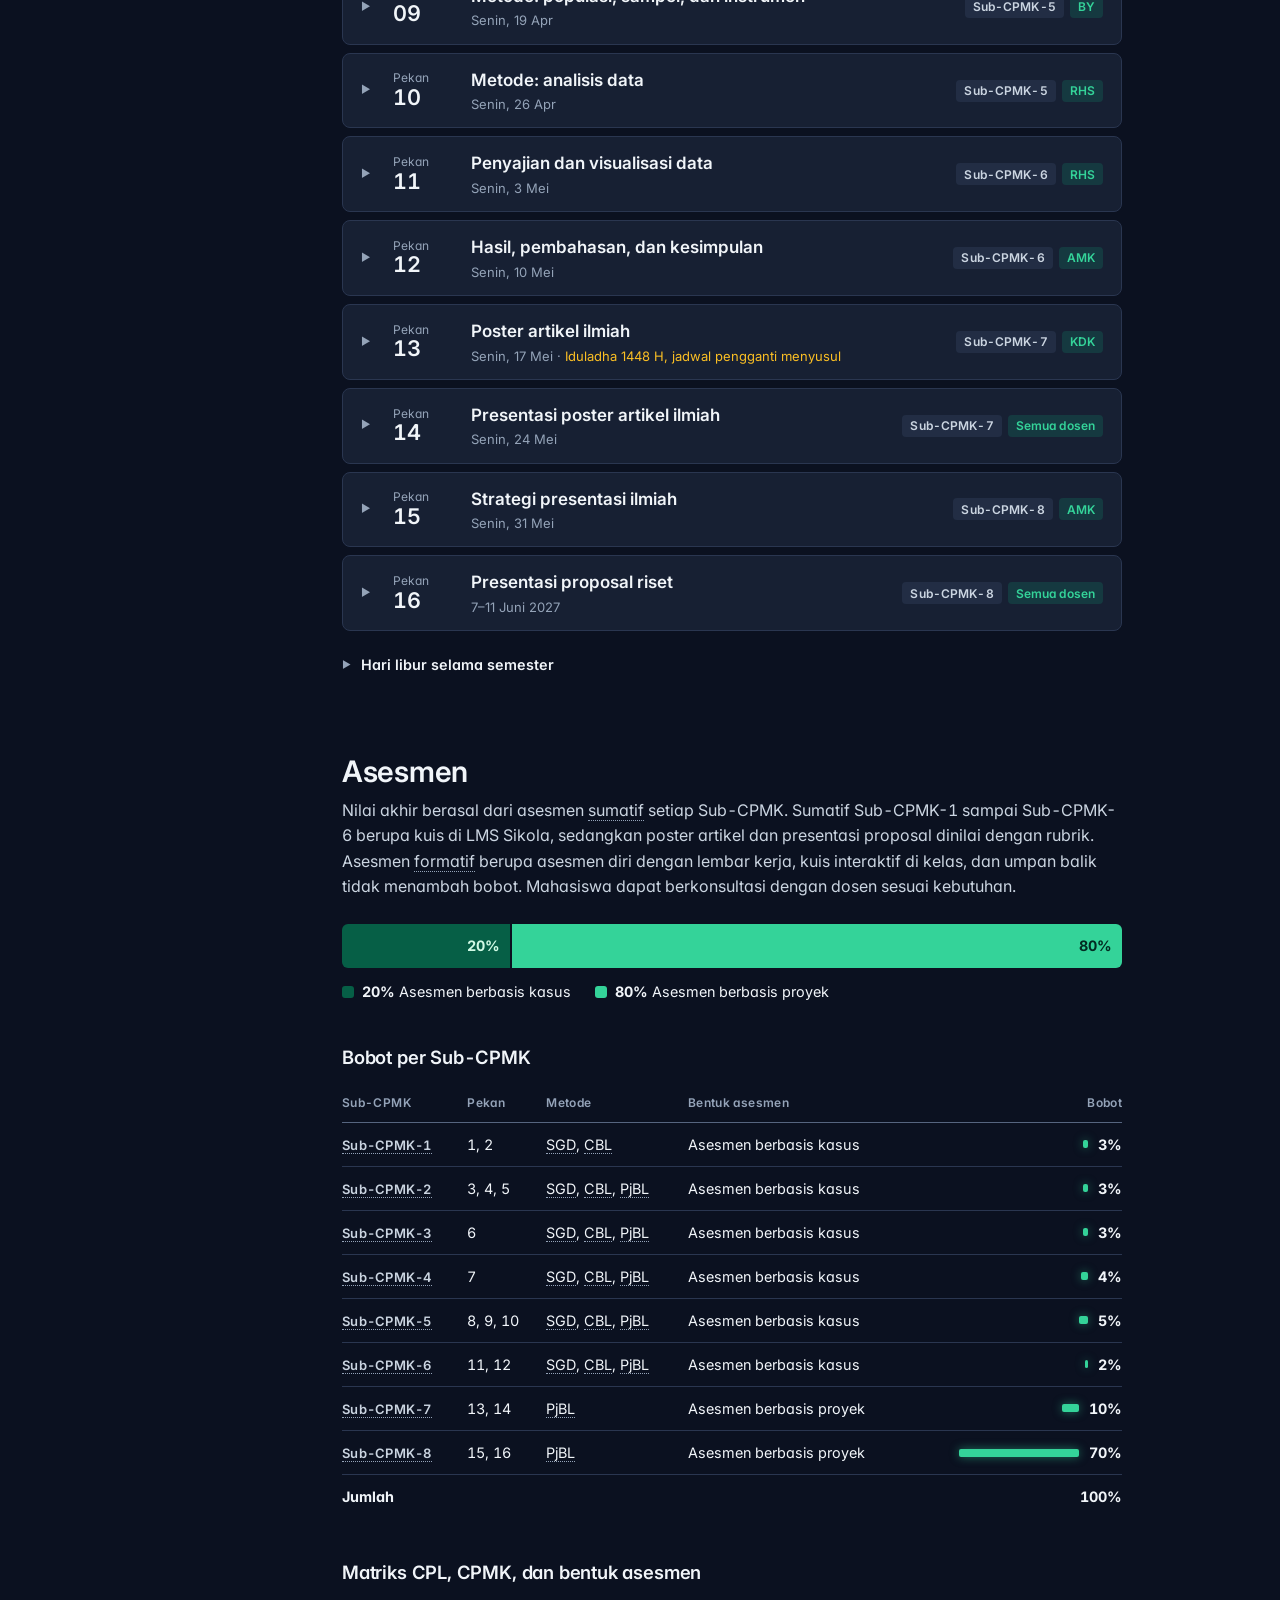
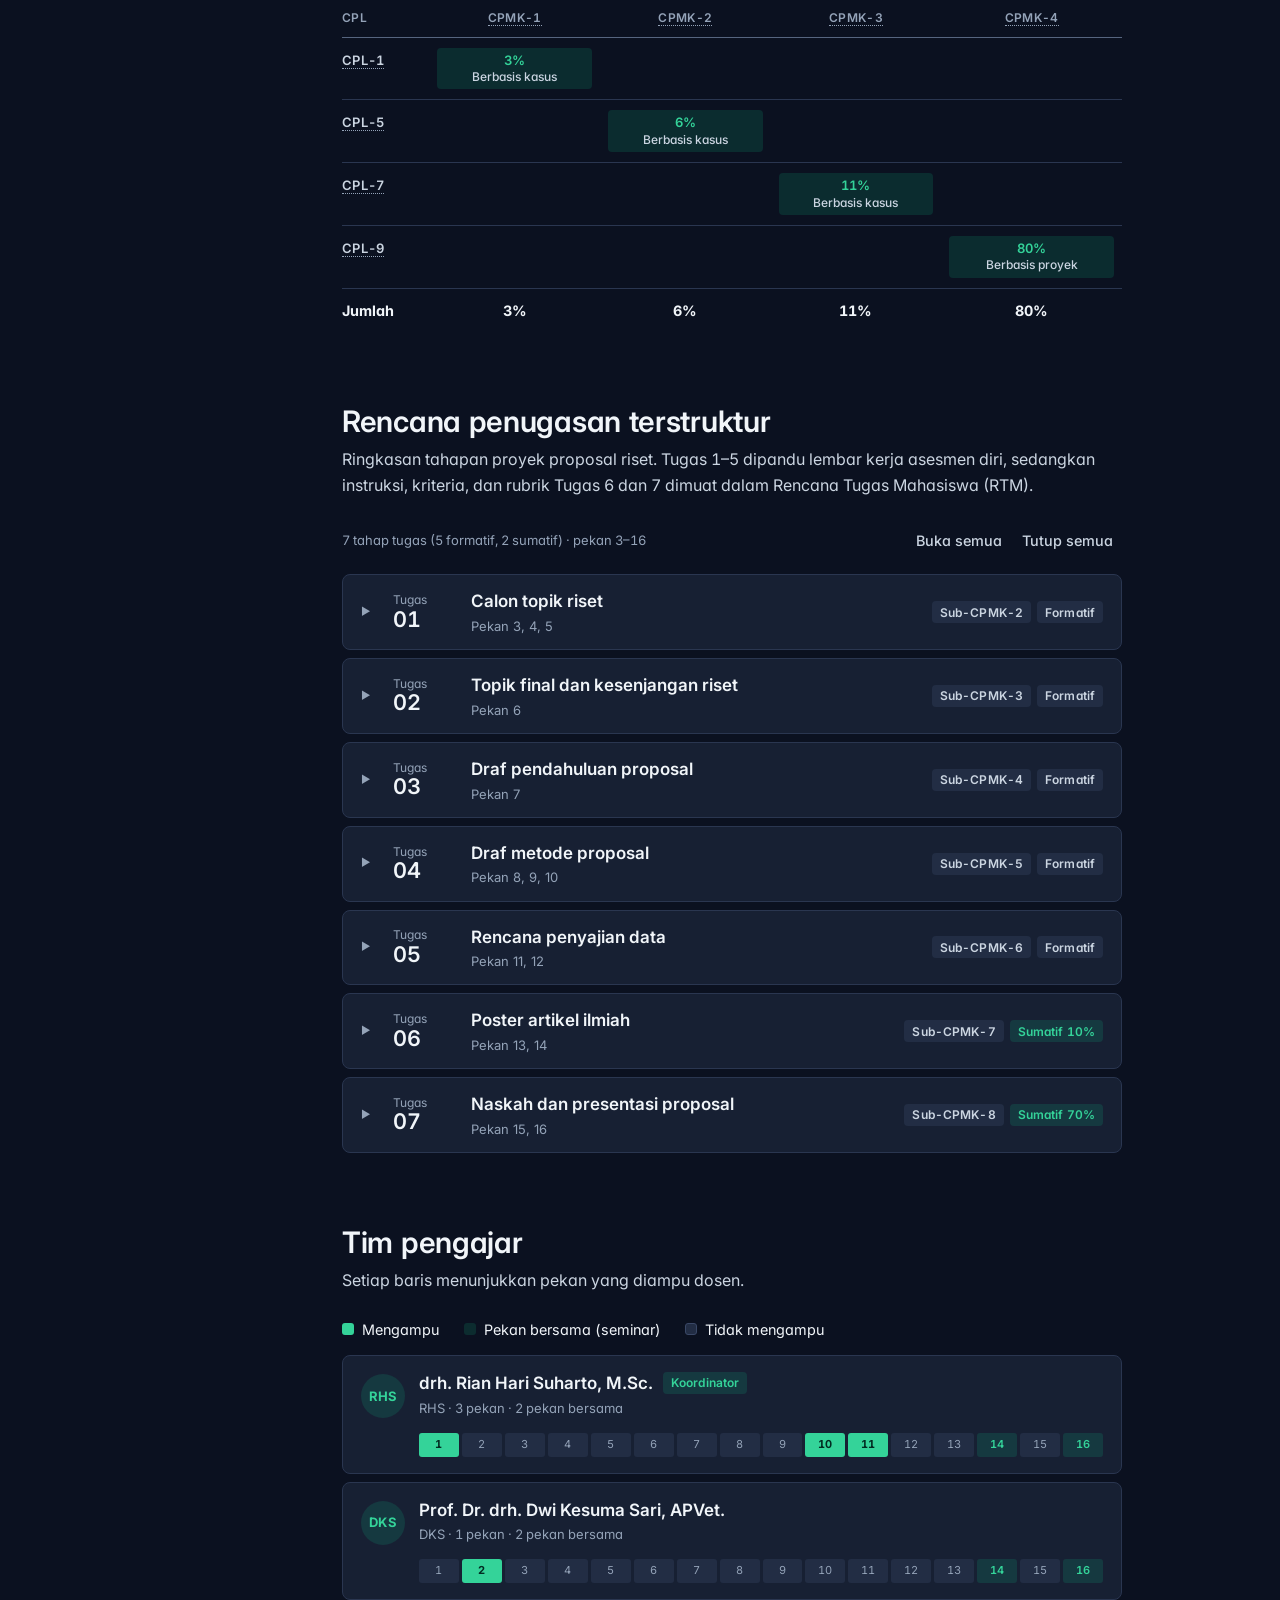
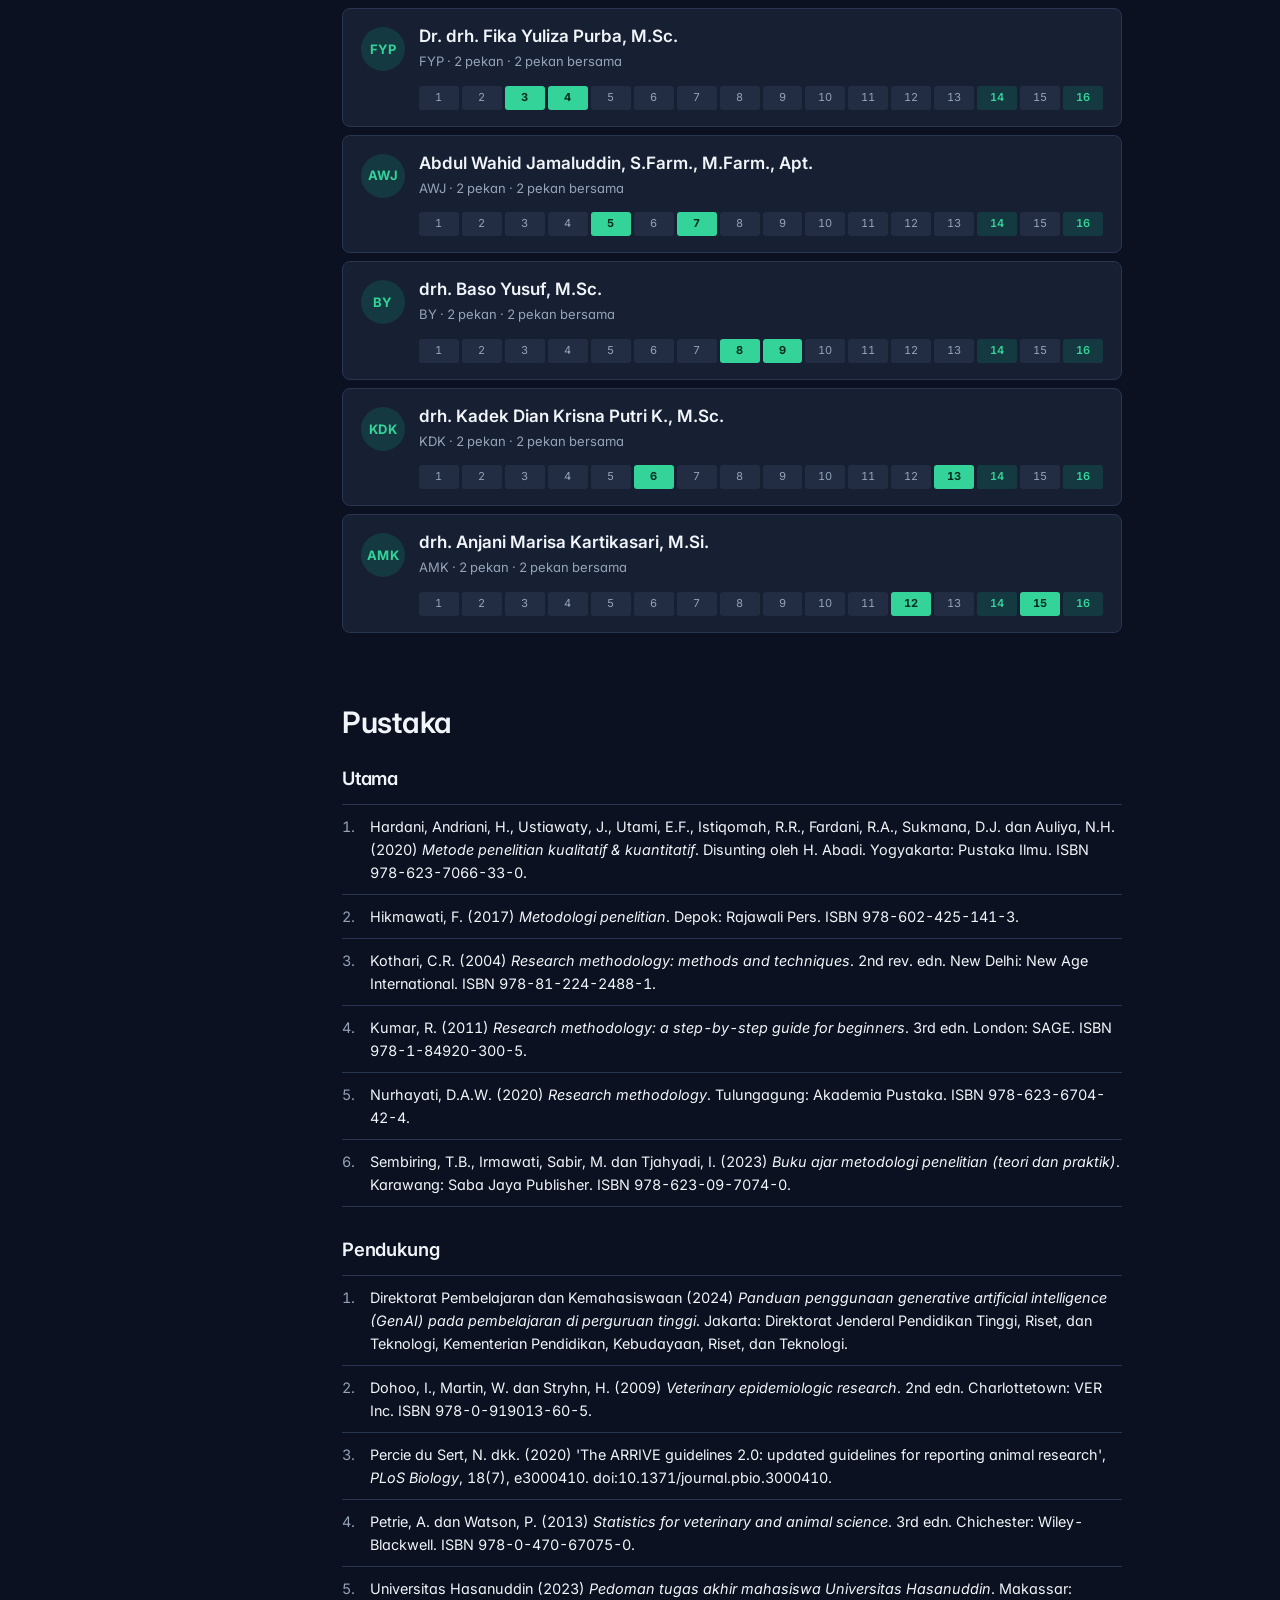
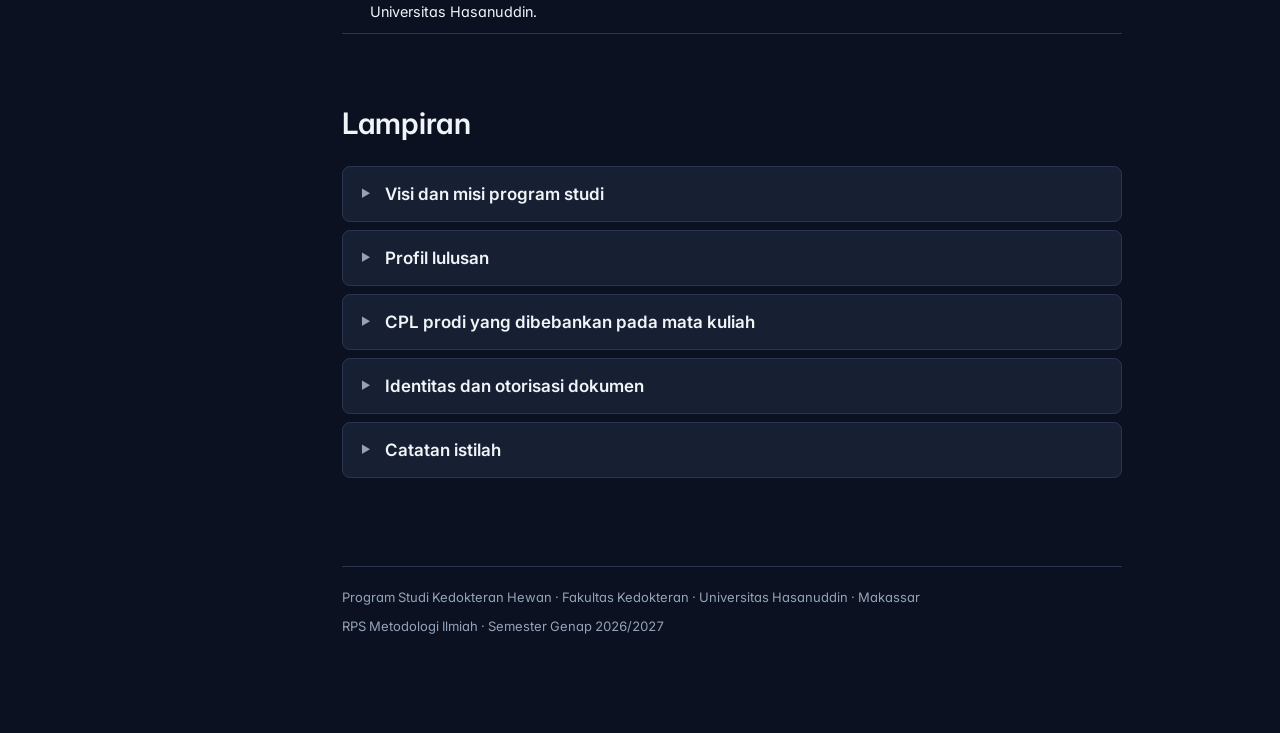
<file: rps.html>
<!DOCTYPE html>
<html lang="id">
<head>
<meta charset="utf-8">
<meta name="viewport" content="width=device-width, initial-scale=1">
<title>RPS Metodologi Ilmiah · Prodi Kedokteran Hewan Unhas</title>
<meta name="description" content="Rencana Pembelajaran Semester mata kuliah Metodologi Ilmiah, Program Studi Kedokteran Hewan, Universitas Hasanuddin.">
<link rel="icon" href="data:image/svg+xml,%3Csvg xmlns='http://www.w3.org/2000/svg' viewBox='0 0 32 32'%3E%3Crect width='32' height='32' rx='6' fill='%23059669'/%3E%3Ctext x='16' y='22' font-family='Inter,Arial,sans-serif' font-weight='700' font-size='17' fill='%23fff' text-anchor='middle'%3EMI%3C/text%3E%3C/svg%3E">
<script>
/* Tema: dibaca sebelum halaman digambar agar tidak berkedip */
(function () {
  var t = null;
  try { t = localStorage.getItem("mi-tema"); } catch (e) {}
  document.documentElement.dataset.theme = t === "light" ? "light" : "dark";
})();
</script>
<link rel="preconnect" href="https://fonts.googleapis.com">
<link rel="preconnect" href="https://fonts.gstatic.com" crossorigin>
<link href="https://fonts.googleapis.com/css2?family=Inter:wght@400;500;600;700;800&display=swap" rel="stylesheet">

<!-- Isi RPS ada di rps-data.js. Halaman ini mengatur tampilan web. -->
<script src="rps-data.js"></script>

<style>
:root{
  --paper:#F7F6F2; --surface:#FFFFFF; --sunk:#F0EEE8;
  --ink:#1C1D1F; --ink-2:#45484D; --ink-3:#74777D;
  --rule:#E3E1DA; --rule-2:#CDCAC1;
  --accent:#8E2B1E; --accent-2:#B65A45; --accent-3:#DDB1A3; --tint:#F4E8E4;
  --warn:#8A5A00; --warn-bg:#FBF1DC; --ok:#2E6A4E; --ok-bg:#E5F1EA;
  --sans:"Inter", ui-sans-serif, system-ui, -apple-system, "Segoe UI", Roboto, sans-serif;
  --radius:8px;
  /* Token turunan, ditimpa di mode gelap */
  --strong:var(--ink); --mark:var(--ink);
  --chip-on-bg:var(--ink); --chip-on-fg:#fff;
  --tip-bg:var(--ink); --tip-fg:#F4F3EF; --tip-ref:#B9B7B0;
  --on-accent:#fff; --on-accent-2:#fff; --on-accent-3:var(--ink);
  --pad:20px;
  --content:780px;
  /* Skala huruf: satu jenis huruf (Inter) untuk judul dan isi */
  --fs-title:1.0625rem; --fs-body:1rem; --fs-sm:.9rem; --fs-xs:.8125rem; --fs-label:.75rem;
}
*{box-sizing:border-box}
html{scroll-behavior:smooth;-webkit-text-size-adjust:100%}
@media (prefers-reduced-motion:reduce){html{scroll-behavior:auto}}
body{margin:0;background:var(--paper);color:var(--ink);font:400 16px/1.6 var(--sans);font-feature-settings:"tnum" 1, "cv11" 1;-webkit-font-smoothing:antialiased}
a{color:var(--accent);text-underline-offset:3px;text-decoration-thickness:1px}
h1,h2,h3{font-family:var(--sans);font-weight:600;letter-spacing:-.01em;margin:0;color:var(--ink)}
p{margin:0 0 1em}
ul,ol{margin:0;padding-left:1.2em}
button{font:inherit;color:inherit}
:focus-visible{outline:2px solid var(--accent);outline-offset:2px;border-radius:4px}
.muted{color:var(--ink-3)}
.small{font-size:var(--fs-sm)}
.num{font-variant-numeric:tabular-nums}

/* ── Kerangka ─────────────────────────────── */
.shell{max-width:1180px;margin:0 auto;padding:0 28px;display:grid;grid-template-columns:200px minmax(0,1fr);gap:64px}
.toc{position:sticky;top:0;align-self:start;height:100vh;padding:40px 0;display:flex;flex-direction:column;gap:28px}
.toc-brand{font:600 var(--fs-label)/1.4 var(--sans);letter-spacing:.08em;text-transform:uppercase;color:var(--ink-3)}
.toc-brand strong{display:block;font:600 var(--fs-title)/1.25 var(--sans);letter-spacing:0;text-transform:none;color:var(--ink);margin-top:4px}
.toc nav ol{list-style:none;padding:0;margin:0;display:flex;flex-direction:column;gap:2px;border-left:1px solid var(--rule)}
.toc nav a{display:block;padding:6px 0 6px 14px;margin-left:-1px;border-left:1px solid transparent;color:var(--ink-3);text-decoration:none;font-size:var(--fs-sm)}
.toc nav a:hover{color:var(--ink)}
.toc nav a[aria-current="true"]{color:var(--ink);border-left-color:var(--mark);font-weight:600}
main{min-width:0;padding:56px 0 96px;max-width:var(--content)}

/* ── Tombol dan label ─────────────────────── */
.btn{display:inline-flex;align-items:center;gap:8px;height:36px;padding:0 14px;border:1px solid var(--rule-2);background:var(--surface);border-radius:6px;font-size:var(--fs-sm);font-weight:500;cursor:pointer;text-decoration:none;color:var(--ink);white-space:nowrap}
.btn:hover{border-color:var(--ink-3)}
.btn-quiet{border-color:transparent;background:transparent;padding:0 8px;color:var(--ink-2)}
.btn-quiet:hover{background:var(--sunk);border-color:transparent}
.tag{display:inline-flex;align-items:center;height:22px;padding:0 8px;border-radius:4px;background:var(--sunk);color:var(--ink-2);font-size:var(--fs-label);font-weight:600;letter-spacing:.01em;white-space:nowrap}
.tag-accent{background:var(--tint);color:var(--accent)}
.tag-warn{background:var(--warn-bg);color:var(--warn)}
.code{font-weight:600;font-size:var(--fs-xs);letter-spacing:.02em;color:var(--ink-2);font-variant-numeric:tabular-nums}

/* Istilah dengan tooltip */
.term{border-bottom:1px dotted var(--ink-3);cursor:help}
.term:focus-visible{outline-offset:1px}
#tip{position:fixed;z-index:50;max-width:320px;padding:10px 12px;background:var(--tip-bg);color:var(--tip-fg);border-radius:6px;font-size:var(--fs-xs);line-height:1.5;pointer-events:none;opacity:0;transform:translateY(2px);transition:opacity .12s, transform .12s}
#tip[data-show="true"]{opacity:1;transform:none}
#tip .tip-ref{display:block;margin-top:6px;color:var(--tip-ref);font-size:var(--fs-label)}

/* ── Kepala halaman ───────────────────────── */
.eyebrow{font:600 var(--fs-label)/1.4 var(--sans);letter-spacing:.1em;text-transform:uppercase;color:var(--accent)}
.hero h1{font-size:clamp(2.4rem,5.6vw,3.6rem);font-weight:800;letter-spacing:-.025em;line-height:1.05;margin:14px 0 14px}
.hero .lede{font-size:var(--fs-title);color:var(--ink-2);margin:0 0 20px}
.hero-act{display:flex;flex-direction:column;align-items:flex-start;gap:8px;margin:0 0 28px}
.hero-act .btn{height:40px;padding:0 16px;transition:color .2s,border-color .2s,box-shadow .2s}
.hero-act .btn:hover{color:var(--accent);border-color:var(--accent)}
.hero-act svg{width:18px;height:18px;flex:none}
.hero-act p{margin:0;font-size:var(--fs-xs);color:var(--ink-3)}
.facts{display:grid;grid-template-columns:repeat(3,minmax(0,1fr));border-top:1px solid var(--strong);border-bottom:1px solid var(--rule);margin:0}
.facts div{padding:14px 16px 16px}
.facts div:nth-child(3n+1){padding-left:0}
.facts div:not(:nth-child(3n+1)){border-left:1px solid var(--rule)}
.facts div:nth-child(n+4){border-top:1px solid var(--rule)}
.facts dt{font-size:var(--fs-label);color:var(--ink-3);margin-bottom:4px}
.facts dd{margin:0;font-weight:600;font-size:var(--fs-body);line-height:1.35}
.facts dd span{display:block;font-weight:400;color:var(--ink-3);font-size:var(--fs-xs)}

/* Kotak seragam */
.box{background:var(--surface);border:1px solid var(--rule);border-radius:var(--radius);padding:var(--pad)}

.now{margin-top:28px;display:grid;grid-template-columns:1fr auto;gap:8px 24px;align-items:start}
.now-label{font-size:var(--fs-label);font-weight:600;letter-spacing:.08em;text-transform:uppercase;color:var(--ink-3)}
.now-title{font:600 1.15rem/1.3 var(--sans);margin:6px 0 4px}
.now-meta{color:var(--ink-2);font-size:var(--fs-sm)}
.now-side{text-align:right}
.now-big{font:600 2.2rem/1 var(--sans);font-variant-numeric:tabular-nums}
.now-next{grid-column:1/-1;border-top:1px solid var(--rule);margin-top:10px;padding-top:12px;font-size:var(--fs-sm);color:var(--ink-2)}

/* ── Bagian ───────────────────────────────── */
section{scroll-margin-top:24px;padding-top:72px}
.sec-head{margin-bottom:24px}
.sec-head h2{font-size:1.85rem;line-height:1.2}
.sec-head p{color:var(--ink-2);margin:8px 0 0}
h3{font-size:1.15rem;margin:0 0 10px}
.prose{font-family:var(--sans);font-size:var(--fs-body);line-height:1.65;color:var(--ink)}
.prose p{margin:0 0 1em}
.two-col{columns:2;column-gap:40px}
.two-col li{break-inside:avoid;margin-bottom:6px}
.list-plain{list-style:none;padding:0}
.list-rule li{padding:10px 0;border-bottom:1px solid var(--rule);display:grid;grid-template-columns:28px minmax(0,1fr)}
.list-rule li:first-child{border-top:1px solid var(--rule)}

/* ── Peta keselarasan ─────────────────────── */
.cp-flow{display:flex;flex-wrap:wrap;align-items:center;gap:6px 10px;margin:0 0 18px;padding:0;list-style:none;font-size:var(--fs-xs);color:var(--ink-3)}
.cp-flow li{display:flex;align-items:center;gap:10px}
.cp-flow li + li::before{content:"→";color:var(--ink-2)}
.cp-flow b{color:var(--ink);font-weight:700;font-variant-numeric:tabular-nums}
.toolbar .cp-flow{margin:0}
.toolbar-note{font-size:var(--fs-xs);color:var(--ink-3)}
.acc-ctl{display:flex;gap:2px;margin-left:auto}
.cp-list{display:flex;flex-direction:column;gap:8px}
.cp{padding:0}
.cp > summary{list-style:none;cursor:pointer;display:grid;grid-template-columns:18px minmax(0,1fr);gap:14px;align-items:start;padding:16px 18px}
.cp > summary::-webkit-details-marker{display:none}
.cp > summary::before{content:"▶";font-size:.65rem;color:var(--ink-3);line-height:1;margin-top:5px}
.cp[open] > summary::before{content:"▼"}
.cp > summary:hover .cp-text{color:var(--accent)}
.cp-path{display:flex;flex-wrap:wrap;align-items:center;gap:6px 8px;font-size:var(--fs-xs);font-weight:600;color:var(--ink-3)}
.cp-path .arr{color:var(--ink-2);font-weight:400}
.cp-path b{color:var(--ink)}
.cp-text{display:block;font:600 var(--fs-title)/1.45 var(--sans);margin:6px 0 0;transition:color .12s}
.cp-top{display:flex;justify-content:space-between;align-items:center;gap:12px}
.cp-sum{font:700 var(--fs-title)/1 var(--sans);color:var(--accent);font-variant-numeric:tabular-nums;white-space:nowrap}
.cp-body{margin:0 18px;padding:0 0 14px}
.cp-subs{list-style:none;padding:0;margin:0}
.cp-subs li{display:grid;grid-template-columns:92px minmax(0,1fr) 96px 44px;gap:14px;padding:11px 0;border-top:1px solid var(--rule);align-items:baseline;font-size:var(--fs-sm);line-height:1.5}
.cp-subs li.cp-subs-head{font-size:var(--fs-label);font-weight:600;letter-spacing:.04em;color:var(--ink-3);padding:8px 0;border-top:1px solid var(--strong)}
.cp-subs .r{text-align:right;font-weight:700;font-variant-numeric:tabular-nums}
.cp-total{display:flex;justify-content:space-between;align-items:baseline;gap:12px;padding-top:11px;border-top:1px solid var(--strong);font-size:var(--fs-sm);font-weight:600;color:var(--ink-2)}
.cp-total b{font-size:var(--fs-title);font-weight:700;color:var(--accent);font-variant-numeric:tabular-nums}
.week-link{font-size:var(--fs-label);font-weight:600;color:var(--accent);text-decoration:none;height:22px;display:inline-flex;align-items:center;padding:0 2px}
.week-link:hover{text-decoration:underline}

/* ── Jadwal per pekan ─────────────────────── */
.toolbar{display:flex;flex-wrap:wrap;gap:12px;align-items:center;justify-content:space-between;margin-bottom:16px}
.chips{display:flex;flex-wrap:wrap;gap:6px}
.chip{height:32px;padding:0 12px;border-radius:16px;border:1px solid var(--rule-2);background:var(--surface);font-size:var(--fs-xs);font-weight:600;cursor:pointer;color:var(--ink-2)}
.chip:hover{border-color:var(--ink-3)}
.chip[aria-pressed="true"]{background:var(--chip-on-bg);border-color:var(--chip-on-bg);color:var(--chip-on-fg)}
.filter-note{font-size:var(--fs-xs);color:var(--ink-3);margin:-4px 0 14px;min-height:1.3em}
.weeks{display:flex;flex-direction:column;gap:8px}
.week{background:var(--surface);border:1px solid var(--rule);border-radius:var(--radius);scroll-margin-top:24px}
.week[hidden]{display:none}
.week > summary{list-style:none;cursor:pointer;display:grid;grid-template-columns:18px 64px minmax(0,1fr) auto;gap:14px;align-items:center;padding:14px 18px}
.week > summary::-webkit-details-marker{display:none}
.week > summary::before{content:"▶";font-size:.65rem;color:var(--ink-3);line-height:1}
.week[open] > summary::before{content:"▼"}
.week > summary:hover .wk-topic{color:var(--accent)}
.wk-no{font-size:var(--fs-label);color:var(--ink-3);line-height:1.2}
.wk-no b{display:block;font:600 1.35rem/1.1 var(--sans);color:var(--ink);font-variant-numeric:tabular-nums}
.wk-topic{font:600 var(--fs-title)/1.35 var(--sans);transition:color .12s}
.wk-date{display:block;font:400 var(--fs-xs)/1.4 var(--sans);color:var(--ink-3);margin-top:2px}
.wk-right{display:flex;gap:6px;align-items:center;flex-wrap:wrap;justify-content:flex-end}
.wk-body{margin:0 18px}
.wk-sec{padding:18px 0 22px;display:grid;grid-template-columns:minmax(0,1fr) minmax(0,1fr);gap:22px 32px;border-top:1px solid var(--rule)}
.wk-body .wk-span{grid-column:1/-1;margin:0 0 -8px;font-size:var(--fs-xs);color:var(--ink-3)}
.wk-span b{color:var(--ink)}
.wk-body h4{margin:0 0 6px;font-size:var(--fs-label);letter-spacing:.06em;text-transform:uppercase;color:var(--ink-3);font-weight:600}
.wk-body p,.wk-body li{font-size:var(--fs-sm);line-height:1.55}
.wk-body ul{padding-left:1.1em}
.wk-body li{margin-bottom:3px}
.wk-wide{grid-column:1/-1}
.kv{display:grid;grid-template-columns:auto 1fr;gap:4px 14px;font-size:var(--fs-sm);margin:0}
.kv dt{color:var(--ink-3)}
.kv dd{margin:0}
.week.is-now{border-color:var(--mark)}

/* ── Asesmen ────────────────────────────── */
.stack{display:flex;height:44px;border-radius:6px;overflow:hidden;gap:2px;background:var(--paper)}
.stack span{display:flex;align-items:center;justify-content:flex-end;padding:0 10px;color:#fff;font-weight:700;font-size:var(--fs-sm);min-width:0;font-variant-numeric:tabular-nums}
.legend{display:flex;flex-wrap:wrap;gap:8px 24px;margin:12px 0 0;padding:0;list-style:none;font-size:var(--fs-sm)}
.legend li{display:flex;align-items:center;gap:8px}
.sw{width:12px;height:12px;border-radius:3px;flex:none}
.tbl-wrap{overflow-x:auto;-webkit-overflow-scrolling:touch}
table{width:100%;border-collapse:collapse;font-size:var(--fs-sm)}
th,td{text-align:left;padding:10px 12px 10px 0;border-bottom:1px solid var(--rule);vertical-align:top}
thead th{font-size:var(--fs-label);font-weight:600;color:var(--ink-3);letter-spacing:.03em;border-bottom:1px solid var(--strong)}
tfoot td{font-weight:700;border-bottom:none;border-top:1px solid var(--strong)}
td.r,th.r{text-align:right;padding-right:0}
.bar{display:flex;align-items:center;gap:10px;justify-content:flex-end}
.bar i{display:block;height:8px;border-radius:2px;background:var(--accent)}
.matrix td,.matrix th{text-align:center;padding:10px 8px}
.matrix th:first-child,.matrix td:first-child{text-align:left;padding-left:0}
.matrix .cell{display:block;padding:4px 8px;border-radius:4px;background:var(--tint);color:var(--accent);font-weight:600;font-size:var(--fs-xs);line-height:1.35}
.matrix .cell small{display:block;font-weight:500;font-size:var(--fs-label);color:var(--ink-2)}
.note{font-size:var(--fs-sm);color:var(--ink-2);margin-top:14px}

/* ── Jadwal ───────────────────────────────── */
.sched-head{margin-bottom:14px}
.sched-when{font-weight:600}
.sched-when span{font-weight:400;color:var(--ink-3)}
.week-gap{display:grid;grid-template-columns:64px minmax(0,1fr);gap:14px;align-items:baseline;padding:10px 18px 10px 50px;border:1px solid var(--rule);border-radius:var(--radius);font-size:var(--fs-xs);color:var(--ink-3);background:repeating-linear-gradient(-45deg,transparent 0 6px,var(--sunk) 6px 7px)}
.week-gap b{font-weight:600;color:var(--ink-2)}
.week-gap[hidden]{display:none}
.holidays{margin-top:16px}
.holidays > summary{list-style:none;cursor:pointer;font-size:var(--fs-sm);font-weight:600;display:flex;gap:10px;align-items:center;padding:6px 0}
.holidays > summary::-webkit-details-marker{display:none}
.holidays > summary::before{content:"▶";font-size:.6rem;color:var(--ink-3)}
.holidays[open] > summary::before{content:"▼"}
.holidays ul{list-style:none;padding:8px 0 0;margin:0;display:grid;grid-template-columns:repeat(2,minmax(0,1fr));gap:4px 24px;font-size:var(--fs-xs)}
.holidays li{display:flex;gap:10px;padding:4px 0;border-bottom:1px solid var(--rule)}
.holidays li b{font-weight:600;min-width:118px;font-variant-numeric:tabular-nums}

/* ── Tim ──────────────────────────────────── */
.team-legend{margin:0 0 14px}
.team{display:flex;flex-direction:column;gap:8px}
.person{display:grid;grid-template-columns:44px minmax(0,1fr);gap:4px 14px;align-items:center;padding:16px 18px}
.p-av{grid-row:1;width:44px;height:44px;border-radius:50%;background:var(--tint);color:var(--accent);display:flex;align-items:center;justify-content:center;font-weight:700;font-size:var(--fs-xs);letter-spacing:.02em}
.p-main{min-width:0}
.p-name{font:600 var(--fs-title)/1.35 var(--sans);display:flex;flex-wrap:wrap;align-items:center;gap:4px 10px}
.p-meta{font-size:var(--fs-xs);color:var(--ink-3)}
.p-strip{grid-column:2 / -1;display:grid;grid-template-columns:repeat(16,minmax(0,1fr));gap:3px;margin-top:8px}
.p-strip > *{height:24px;border-radius:3px;background:var(--sunk);display:flex;align-items:center;justify-content:center;font-size:.6875rem;color:var(--ink-3);text-decoration:none;font-variant-numeric:tabular-nums}
.p-strip .on{background:var(--accent);color:var(--on-accent);font-weight:700}
.p-strip .shared{background:var(--tint);color:var(--accent);font-weight:600}
.p-strip [data-tip]{cursor:help}
.sw-off{background:var(--sunk);border:1px solid var(--rule-2)}

/* ── Lampiran ─────────────────────────────── */
.appx{display:flex;flex-direction:column;gap:8px}
.appx details{background:var(--surface);border:1px solid var(--rule);border-radius:var(--radius)}
.appx summary{list-style:none;cursor:pointer;padding:16px 18px;display:flex;gap:14px;align-items:center;font:600 var(--fs-title)/1.3 var(--sans)}
.appx summary::-webkit-details-marker{display:none}
.appx summary::before{content:"▶";font:400 .65rem/1 var(--sans);color:var(--ink-3);width:10px}
.appx details[open] summary::before{content:"▼"}
.appx .appx-body{padding:4px 18px 20px 42px;font-size:var(--fs-sm)}
.defs{margin:0}
.defs dt{font-weight:600;margin-top:14px}
.defs dt:first-child{margin-top:0}
.defs dd{margin:4px 0 0;color:var(--ink-2)}
.defs dd small{display:block;color:var(--ink-3);margin-top:2px}

footer{margin-top:88px;padding-top:20px;border-top:1px solid var(--rule);font-size:var(--fs-xs);color:var(--ink-3);display:flex;flex-wrap:wrap;gap:8px 24px;justify-content:space-between}

/* ── Panel periksa ────────────────────────── */
#checks{position:fixed;right:20px;bottom:20px;width:min(420px,calc(100vw - 40px));max-height:70vh;overflow:auto;z-index:40;box-shadow:0 12px 40px rgba(28,29,31,.14)}
#checks h2{font-size:1.1rem;display:flex;justify-content:space-between;align-items:center;margin-bottom:12px}
#checks ul{list-style:none;padding:0;margin:0;display:flex;flex-direction:column;gap:8px;font-size:var(--fs-xs)}
#checks li{display:grid;grid-template-columns:auto 1fr;gap:10px;align-items:start;padding-bottom:8px;border-bottom:1px solid var(--rule)}
#checks li:last-child{border-bottom:none}
.st{font-weight:700;font-size:var(--fs-label);letter-spacing:.04em;text-transform:uppercase;padding:2px 6px;border-radius:3px;white-space:nowrap}
.st-ok{background:var(--ok-bg);color:var(--ok)}
.st-warn{background:var(--warn-bg);color:var(--warn)}
.st-info{background:var(--sunk);color:var(--ink-2)}

/* ── Responsif ────────────────────────────── */
@media (max-width:1023px){
  .shell{grid-template-columns:minmax(0,1fr);gap:0;padding:0 20px}
  .toc{min-width:0}
  .toc{position:sticky;top:0;height:auto;padding:0;z-index:30;background:var(--paper);margin:0 -20px;border-bottom:1px solid var(--rule);flex-direction:row;align-items:center;gap:0}
  .toc-brand{display:none}
  .toc nav{overflow-x:auto;scrollbar-width:none;width:100%}
  .toc nav::-webkit-scrollbar{display:none}
  .toc nav ol{flex-direction:row;border-left:none;gap:0;padding:0 12px;white-space:nowrap}
  .toc nav a{padding:13px 10px;border-left:none;border-bottom:2px solid transparent;margin:0}
  .toc nav a[aria-current="true"]{border-bottom-color:var(--mark)}
  main{padding-top:36px;max-width:none}
  section,.week{scroll-margin-top:64px}
}
@media (max-width:720px){
  body{font-size:15px}
  .facts{grid-template-columns:repeat(2,minmax(0,1fr))}
  .facts div:nth-child(even){padding-left:16px;border-left:1px solid var(--rule)}
  .facts div:nth-child(odd){padding-left:0;border-left:none}
  .facts div:nth-child(n+3){border-top:1px solid var(--rule)}
  .now{grid-template-columns:1fr}
  .now-side{text-align:left}
  .two-col{columns:1}
  .cp-subs li{grid-template-columns:minmax(0,1fr) auto;gap:2px 12px}
  .cp-subs li.cp-subs-head{display:none}
  .cp-subs li > :nth-child(1){grid-column:1;grid-row:1}
  .cp-subs li > :nth-child(4){grid-column:2;grid-row:1}
  .cp-subs li > :nth-child(2){grid-column:1 / -1}
  .cp-subs li > :nth-child(3){grid-column:1 / -1}
  .week > summary{grid-template-columns:14px 44px minmax(0,1fr);gap:10px;padding:12px 14px}
  .wk-right{grid-column:3;justify-content:flex-start}
  .wk-no b{font-size:1.15rem}
  .wk-body{margin:0 14px}
  .wk-sec{grid-template-columns:1fr}
  .week-gap{grid-template-columns:1fr;gap:2px;padding:10px 14px}
  .holidays ul{grid-template-columns:1fr}
  .matrix td,.matrix th{padding:8px 3px}
  .matrix .cell{padding:4px 4px}
  .person{grid-template-columns:40px minmax(0,1fr);padding:14px}
  .p-av{width:40px;height:40px}
  .p-strip{grid-column:1 / -1;gap:2px}
  .p-strip > *{height:22px;font-size:.625rem}
  .cp > summary{grid-template-columns:14px minmax(0,1fr);gap:10px;padding:14px}
  .cp-body{margin:0 14px}
  .appx .appx-body{padding-left:18px}
  section{padding-top:56px}
}

/* ── Cetak ────────────────────────────────── */
@page{size:A4;margin:16mm 14mm}
@media print{
  :root{--paper:#fff}
  body{font-size:10.5pt;background:#fff}
  .toc,.toolbar .chips,.acc-ctl,.filter-note,#checks,#tip{display:none !important}
  .shell{display:block;padding:0;max-width:none}
  main{padding:0;max-width:none}
  section{padding-top:28px;break-inside:auto}
  .sec-head{break-after:avoid}
  #rencana,#asesmen,#lampiran{break-before:page;padding-top:0}
  .box,.week,.appx details{border-color:#bbb}
  .week,.week-gap,.cp,tr{break-inside:avoid}
  .week[hidden]{display:block !important}
  .week-gap[hidden]{display:grid !important}
  .now{display:none}
  a{color:inherit;text-decoration:none}
  .stack span{-webkit-print-color-adjust:exact;print-color-adjust:exact}
  .sw,.matrix .cell,.bar i,.tag,.p-av,.p-strip > *{-webkit-print-color-adjust:exact;print-color-adjust:exact}
  .person{break-inside:avoid}
}

/* ── Tombol kanan atas ────────────────────── */
.theme-ctl{position:fixed;top:14px;right:16px;z-index:45;display:flex;gap:8px}
.ctl{width:40px;height:40px;border-radius:50%;display:inline-flex;align-items:center;justify-content:center;border:1px solid var(--rule-2);background:var(--surface);color:var(--ink-2);cursor:pointer;text-decoration:none;padding:0;transition:color .2s,border-color .2s,box-shadow .2s}
.ctl:hover{color:var(--accent);border-color:var(--accent)}
.ctl svg{width:18px;height:18px}
.ic-sun{display:none}
[data-theme="dark"] .ic-sun{display:block}
[data-theme="dark"] .ic-moon{display:none}
.bg-fx{display:none}
@media print{.theme-ctl,.bg-fx,.hero-act{display:none !important}}

@media (max-width:599px){.hero-act{align-items:stretch}.hero-act .btn{justify-content:center}}

/* ── Mode gelap: emerald, selaras dengan portal mata kuliah ──
   Struktur mengikuti mode terang: huruf Inter, kartu padat
   di atas latar yang lebih gelap, sudut 8px, jarak antarkartu sama. */
@keyframes blob{0%,100%{transform:translate(0,0) scale(1)}33%{transform:translate(30px,-50px) scale(1.1)}66%{transform:translate(-20px,20px) scale(.9)}}
@media screen{
  [data-theme="dark"]{
    color-scheme:dark;
    --paper:#0B1120; --surface:#172033; --sunk:#222D44;
    --ink:#F1F5F9; --ink-2:#CBD5E1; --ink-3:#94A3B8;
    --rule:#2A3650; --rule-2:#3A4866;
    --accent:#34d399; --accent-2:#10b981; --accent-3:#065f46; --tint:rgba(16,185,129,.16);
    --warn:#fbbf24; --warn-bg:rgba(251,191,36,.12); --ok:#34d399; --ok-bg:rgba(52,211,153,.12);
    --strong:#56657F; --mark:var(--accent);
    --chip-on-bg:var(--accent); --chip-on-fg:#022c22;
    --tip-bg:#2A3650; --tip-fg:#E2E8F0; --tip-ref:#94A3B8;
    --on-accent:#022c22; --on-accent-2:#022c22; --on-accent-3:#d1fae5;
  }
  [data-theme="dark"] ::selection{background:rgba(16,185,129,.3)}
  [data-theme="dark"] .hero h1{background:linear-gradient(90deg,#34d399,#60a5fa);-webkit-background-clip:text;background-clip:text;color:transparent;padding-bottom:.08em}
  [data-theme="dark"] .eyebrow{text-shadow:0 0 18px rgba(52,211,153,.45)}

  /* Kartu: sorotan emerald saat diarahkan kursor */
  [data-theme="dark"] .week,[data-theme="dark"] .cp,[data-theme="dark"] .appx details{transition:border-color .2s,box-shadow .2s}
  [data-theme="dark"] .week:hover,[data-theme="dark"] .cp:hover,[data-theme="dark"] .appx details:hover{border-color:rgba(16,185,129,.45);box-shadow:0 8px 24px -12px rgba(16,185,129,.3)}

  /* Sentuhan neon */
  [data-theme="dark"] .week.is-now,[data-theme="dark"] .now{border-color:rgba(16,185,129,.5);box-shadow:0 0 0 1px rgba(16,185,129,.15),0 0 28px -8px rgba(16,185,129,.35)}
  [data-theme="dark"] .now-big,[data-theme="dark"] .cp-total b{color:var(--accent);text-shadow:0 0 20px rgba(52,211,153,.45)}
  [data-theme="dark"] .bar i{box-shadow:0 0 10px rgba(52,211,153,.5)}
  [data-theme="dark"] .chip[aria-pressed="true"]{box-shadow:0 0 16px -2px rgba(52,211,153,.6)}
  [data-theme="dark"] .ctl:hover,[data-theme="dark"] .hero-act .btn:hover{box-shadow:0 0 16px -4px rgba(52,211,153,.6)}
  [data-theme="dark"] #tip{border:1px solid var(--rule-2)}
  [data-theme="dark"] #checks{box-shadow:0 12px 40px rgba(0,0,0,.5)}

  /* Cahaya latar */
  [data-theme="dark"] .bg-fx{display:block;position:fixed;inset:0;z-index:-1;overflow:hidden;pointer-events:none}
  .bg-fx span{position:absolute;width:24rem;height:24rem;border-radius:50%;filter:blur(64px);opacity:.12;animation:blob 12s ease-in-out infinite}
  .bg-fx span:nth-child(1){top:2.5rem;left:2.5rem;background:#059669}
  .bg-fx span:nth-child(2){top:6rem;right:2.5rem;background:#2563eb;animation-delay:-4s}
  .bg-fx span:nth-child(3){bottom:2.5rem;left:33%;background:#9333ea;opacity:.08;animation-delay:-8s}
}
@media (prefers-reduced-motion:reduce){.bg-fx span{animation:none}}
@media (max-width:1023px){
  .toc nav{width:auto;flex:1;min-width:0;margin-right:96px}
  .theme-ctl{top:6px;right:10px}
  .ctl{width:36px;height:36px}
  [data-theme="dark"] .toc{background:rgba(11,17,32,.88);backdrop-filter:blur(12px);-webkit-backdrop-filter:blur(12px)}
}
</style>
</head>
<body>

<div class="bg-fx" aria-hidden="true"><span></span><span></span><span></span></div>

<div class="theme-ctl">
  <a class="ctl" href="index.html" aria-label="Kembali ke portal mata kuliah" title="Portal mata kuliah">
    <svg viewBox="0 0 24 24" fill="none" stroke="currentColor" stroke-width="2" stroke-linecap="round" stroke-linejoin="round" aria-hidden="true"><path d="M3 10.5 12 3l9 7.5"/><path d="M5 9.5V21h14V9.5"/><path d="M10 21v-6h4v6"/></svg>
  </a>
  <button class="ctl" type="button" id="theme-toggle">
    <svg class="ic-sun" viewBox="0 0 24 24" fill="none" stroke="currentColor" stroke-width="2" stroke-linecap="round" stroke-linejoin="round" aria-hidden="true"><circle cx="12" cy="12" r="4"/><path d="M12 2v2M12 20v2M4.93 4.93l1.41 1.41M17.66 17.66l1.41 1.41M2 12h2M20 12h2M4.93 19.07l1.41-1.41M17.66 6.34l1.41-1.41"/></svg>
    <svg class="ic-moon" viewBox="0 0 24 24" fill="none" stroke="currentColor" stroke-width="2" stroke-linecap="round" stroke-linejoin="round" aria-hidden="true"><path d="M21 12.79A9 9 0 1 1 11.21 3 7 7 0 0 0 21 12.79z"/></svg>
  </button>
</div>

<div class="shell">
  <aside class="toc" aria-label="Daftar isi">
    <div class="toc-brand">RPS <strong id="toc-title"></strong></div>
    <nav>
      <ol id="toc-list">
        <li><a href="#ringkasan">Ringkasan</a></li>
        <li><a href="#capaian">Capaian</a></li>
        <li><a href="#rencana">Jadwal per pekan</a></li>
        <li><a href="#asesmen">Asesmen</a></li>
        <li id="toc-penugasan" hidden><a href="#penugasan">Penugasan</a></li>
        <li><a href="#tim">Tim pengajar</a></li>
        <li><a href="#pustaka">Pustaka</a></li>
        <li><a href="#lampiran">Lampiran</a></li>
      </ol>
    </nav>
  </aside>

  <main id="main">
    <header class="hero" id="top">
      <div class="eyebrow" id="hero-eyebrow"></div>
      <h1 id="hero-title"></h1>
      <p class="lede" id="hero-lede"></p>
      <div class="hero-act">
        <a class="btn" href="rps-baku.html" aria-describedby="baku-ket">
          <svg viewBox="0 0 24 24" fill="none" stroke="currentColor" stroke-width="2" stroke-linecap="round" stroke-linejoin="round" aria-hidden="true"><path d="M14 2H6a2 2 0 0 0-2 2v16a2 2 0 0 0 2 2h12a2 2 0 0 0 2-2V8z"/><path d="M14 2v6h6M8 13h8M8 17h8"/></svg>
          Lihat RPS format baku
        </a>
        <p id="baku-ket">Versi A4 lanskap untuk dicetak atau disimpan sebagai PDF.</p>
      </div>
      <dl class="facts" id="facts"></dl>
      <div class="box now" id="now" aria-live="polite"></div>
    </header>

    <section id="ringkasan" aria-labelledby="h-ringkasan">
      <div class="sec-head"><h2 id="h-ringkasan">Ringkasan</h2></div>
      <div class="prose" id="deskripsi"></div>
      <h3 style="margin-top:28px">Bahan kajian</h3>
      <ul class="two-col" id="bahan"></ul>
    </section>

    <section id="capaian" aria-labelledby="h-capaian">
      <div class="sec-head">
        <h2 id="h-capaian">Capaian pembelajaran</h2>
        <p id="capaian-lede"></p>
      </div>
      <div class="toolbar">
        <ol class="cp-flow" id="cp-flow" aria-label="Alur turunan capaian"></ol>
        <div class="acc-ctl">
          <button class="btn btn-quiet" type="button" data-action="expand" data-target="#align">Buka semua</button>
          <button class="btn btn-quiet" type="button" data-action="collapse" data-target="#align">Tutup semua</button>
        </div>
      </div>
      <div class="cp-list" id="align"></div>
    </section>

    <section id="rencana" aria-labelledby="h-rencana">
      <div class="sec-head">
        <h2 id="h-rencana">Jadwal per pekan</h2>
        <p>Buka satu pekan untuk melihat materi, bentuk asesmen, metode, dan alokasi waktunya. Pilih kode dosen untuk menampilkan pekan yang diampu. Jika hari kuliah jatuh pada hari libur, pertemuan dipindahkan ke hari lain dalam pekan yang sama.</p>
      </div>
      <div class="sched-head">
        <div class="sched-when" id="sched-when"></div>
      </div>
      <div class="toolbar">
        <div class="chips" id="chips" role="group" aria-label="Saring berdasarkan dosen"></div>
        <div class="acc-ctl">
          <button class="btn btn-quiet" type="button" data-action="expand" data-target="#weeks">Buka semua</button>
          <button class="btn btn-quiet" type="button" data-action="collapse" data-target="#weeks">Tutup semua</button>
        </div>
      </div>
      <p class="filter-note" id="filter-note"></p>
      <div class="weeks" id="weeks"></div>
      <details class="holidays">
        <summary>Hari libur selama semester</summary>
        <ul id="holiday-list"></ul>
        <p class="note muted" id="holiday-src"></p>
      </details>
    </section>

    <section id="asesmen" aria-labelledby="h-asesmen">
      <div class="sec-head">
        <h2 id="h-asesmen">Asesmen</h2>
        <p id="asesmen-lede"></p>
      </div>
      <div class="stack" id="stack" role="img"></div>
      <ul class="legend" id="legend"></ul>

      <h3 style="margin-top:40px">Bobot per Sub-CPMK</h3>
      <div class="tbl-wrap"><table id="tbl-bobot"></table></div>

      <h3 style="margin-top:40px">Matriks CPL, CPMK, dan bentuk asesmen</h3>
      <div class="tbl-wrap"><table class="matrix" id="tbl-matrix"></table></div>
    </section>

    <section id="penugasan" aria-labelledby="h-penugasan" hidden>
      <div class="sec-head"><h2 id="h-penugasan">Rencana penugasan terstruktur</h2><p>Ringkasan tahapan proyek proposal riset. Tugas 1–5 dipandu lembar kerja asesmen diri, sedangkan instruksi, kriteria, dan rubrik Tugas 6 dan 7 dimuat dalam Rencana Tugas Mahasiswa (RTM).</p></div>
      <div class="toolbar">
        <span class="toolbar-note" id="tugas-note"></span>
        <div class="acc-ctl">
          <button class="btn btn-quiet" type="button" data-action="expand" data-target="#tugas">Buka semua</button>
          <button class="btn btn-quiet" type="button" data-action="collapse" data-target="#tugas">Tutup semua</button>
        </div>
      </div>
      <div class="weeks" id="tugas"></div>
    </section>

    <section id="tim" aria-labelledby="h-tim">
      <div class="sec-head">
        <h2 id="h-tim">Tim pengajar</h2>
        <p>Setiap baris menunjukkan pekan yang diampu dosen.</p>
      </div>
      <ul class="legend team-legend">
        <li><i class="sw" style="background:var(--accent)"></i>Mengampu</li>
        <li><i class="sw" style="background:var(--tint)"></i>Pekan bersama (seminar)</li>
        <li><i class="sw sw-off"></i>Tidak mengampu</li>
      </ul>
      <div class="team" id="team"></div>
    </section>

    <section id="pustaka" aria-labelledby="h-pustaka">
      <div class="sec-head"><h2 id="h-pustaka">Pustaka</h2></div>
      <h3>Utama</h3>
      <ol class="list-rule list-plain small" id="pustaka-utama"></ol>
      <h3 style="margin-top:28px">Pendukung</h3>
      <ol class="list-rule list-plain small" id="pustaka-pendukung"></ol>
    </section>

    <section id="lampiran" aria-labelledby="h-lampiran">
      <div class="sec-head"><h2 id="h-lampiran">Lampiran</h2></div>
      <div class="appx" id="appx"></div>
    </section>

    <footer>
      <span id="foot-left"></span>
      <span id="foot-right"></span>
    </footer>
  </main>
</div>

<div id="tip" role="tooltip"></div>

<script>
(() => {
"use strict";

/* ── Referensi tetap ─────────────────────────────────────────────── */
const REF53 = "Permendikbudristek No. 53 Tahun 2023";
const REF3 = "Permendikbud No. 3 Tahun 2020";
const GLOSARIUM = {
  "CPL": { t: "Capaian Pembelajaran Lulusan: kemampuan setiap lulusan program studi, berupa internalisasi sikap, pengetahuan, keterampilan umum, dan keterampilan khusus sesuai jenjangnya." },
  "CPMK": { t: "Capaian Pembelajaran Mata Kuliah: kemampuan yang dijabarkan secara spesifik dari CPL yang dibebankan pada mata kuliah, sesuai bahan kajian mata kuliah tersebut." },
  "Sub-CPMK": { t: "Kemampuan yang dijabarkan dari CPMK, dapat diukur, dan merupakan kemampuan akhir yang direncanakan pada setiap tahap pembelajaran." },
  "SGD": { t: "Small group discussion (diskusi kelompok kecil)." },
  "CBL": { t: "Case-based learning (pembelajaran berbasis kasus)." },
  "PBL": { t: "Problem-based learning (pembelajaran berbasis masalah)." },
  "PjBL": { t: "Project-based learning (pembelajaran berbasis proyek)." },
  "PICO": { t: "Population, intervention, comparison, outcome." },
  "CASP": { t: "Critical Appraisal Skills Programme: perangkat daftar periksa untuk menilai kualitas artikel riset." },
  "PECO": { t: "Population, exposure, comparison, outcome. Dipakai untuk merumuskan pertanyaan riset observasional." },
  "ARRIVE 2.0": { t: "Animal Research: Reporting of In Vivo Experiments. Pedoman pelaporan riset yang menggunakan hewan, diperbarui pada 2020." },
  "STROBE-Vet": { t: "Perluasan pedoman STROBE untuk pelaporan studi observasional di bidang kedokteran hewan." },
  "REFLECT": { t: "Pedoman pelaporan uji klinis teracak pada ternak dan keamanan pangan." },
  "dummy table": { t: "Kerangka tabel: tabel kosong yang kepala kolom dan barisnya berisi variabel serta kategorinya. Sel diisi setelah data terkumpul." },
  "Formatif": { t: "Evaluasi berkelanjutan selama pembelajaran untuk memantau perkembangan belajar, memberi umpan balik, dan memperbaiki proses pembelajaran.", r: REF53 + " Pasal 27 ayat (2)" },
  "Sumatif": { t: "Asesmen pencapaian hasil belajar sebagai dasar kelulusan mata kuliah, mengacu pada pemenuhan CPL.", r: REF53 + " Pasal 27 ayat (4) dan (5)" },
  "Bentuk pembelajaran": { t: "Wadah kegiatan belajar, misalnya kuliah, seminar, praktikum, atau tutorial.", r: REF53 + " Pasal 16 ayat (1)" },
  "Metode pembelajaran": { t: "Cara memfasilitasi belajar di dalam bentuk pembelajaran, misalnya SGD, CBL, PjBL, atau PBL.", r: REF3 + " Pasal 14 ayat (3)" },
  "Belajar terbimbing": { t: "Kegiatan belajar bersama dosen, misalnya kuliah atau seminar.", r: REF53 + " Pasal 16" },
  "Penugasan terstruktur": { t: "Tugas yang dirancang dosen dan dikerjakan mahasiswa di luar jam kuliah.", r: REF53 + " Pasal 16" },
  "Belajar mandiri": { t: "Kegiatan belajar yang dilakukan mahasiswa secara mandiri.", r: REF53 + " Pasal 16" }
};

/* ── Utilitas ────────────────────────────────────────────────────── */
const $ = (s, el = document) => el.querySelector(s);
const $$ = (s, el = document) => [...el.querySelectorAll(s)];
const esc = s => String(s ?? "").replace(/[&<>"']/g, c => ({ "&": "&amp;", "<": "&lt;", ">": "&gt;", '"': "&quot;", "'": "&#39;" }[c]));
const term = (k, label) => {
  const g = GLOSARIUM[k]; if (!g) return esc(label || k);
  return `<span class="term" tabindex="0" data-tip="${esc(g.t)}"${g.r ? ` data-ref="${esc(g.r)}"` : ""}>${esc(label || k)}</span>`;
};
const store = {
  get(k) { try { return localStorage.getItem(k); } catch (e) { return null; } },
  set(k, v) { try { localStorage.setItem(k, v); } catch (e) {} }
};

/* ── Render: kepala ──────────────────────────────────────────────── */
function renderHero() {
  document.title = `RPS ${M.namaMK} · ${M.periode} ${M.tahunAkademik}`;
  $("#toc-title").textContent = M.namaMK;
  $("#hero-eyebrow").textContent = `Rencana Pembelajaran Semester · ${M.periode} ${M.tahunAkademik}`;
  $("#hero-title").textContent = M.namaMK;
  $("#hero-lede").textContent = `${M.prodi}, ${M.fakultas}, ${M.universitas}.`;
  const facts = [
    ["Kode", M.kode, M.sifat],
    ["Bobot", `${M.sksTeori + M.sksPraktik} sks`, `Teori ${M.sksTeori} · Praktik ${M.sksPraktik}`],
    ["Semester", M.semester, `Angkatan ${M.angkatan}`],
    ["Jadwal", hariKuliah ? `${hariKuliah}, ${RPS.jadwal.jamMulai}–${RPS.jadwal.jamSelesai}` : "Menyusul", RPS.jadwal.zonaWaktu],
    ["Ruang", RPS.jadwal.ruang || "Menyusul", ""],
    ["Pertemuan", `${pertemuan.length} pekan`, firstDate != null ? `${D.short(firstDate)} – ${D.short(lastDate)} ${new Date(lastDate).getUTCFullYear()}` : ""]
  ];
  $("#facts").innerHTML = facts.map(([k, v, s]) => `<div><dt>${esc(k)}</dt><dd>${esc(v)}${s ? `<span>${esc(s)}</span>` : ""}</dd></div>`).join("");
}

function dosenNames(list) { return list.map(k => dosenByKode[k]?.nama || k).join("; "); }
function dosenCodes(list) { return list.length === RPS.dosen.length ? "Semua dosen" : list.join(", "); }

function renderNow() {
  const el = $("#now"), today = D.today();
  if (!SCHED.sessions.length) { el.hidden = true; return; }
  const cur = SCHED.sessions.find(s => today >= s.monday && today < D.add(s.monday, 7));
  const gap = SCHED.gaps.find(g => today >= g.monday && today < D.add(g.monday, 7));
  const line = s => `Pekan ${s.pekan} · ${esc(s.topik)} · ${esc(dosenCodes(s.dosenList))}`;
  const holidayNote = s => s.libur && !s.pengganti ? ` <span class="tag tag-warn">${esc(HARI[D.dow(s.date)])} libur, jadwal pengganti menyusul</span>` : "";
  let html = "";
  if (today < SCHED.sessions[0].monday) {
    const s = SCHED.sessions[0], n = Math.round((s.date - today) / DAY);
    html = `<div><div class="now-label">Kuliah pertama</div>
      <div class="now-title">${esc(sessionDateLabel(s))}, ${esc(RPS.jadwal.jamMulai)} ${esc(RPS.jadwal.zonaWaktu)}</div>
      <div class="now-meta">${line(s)}</div></div>
      <div class="now-side"><div class="now-big">${n}</div><div class="muted small">hari lagi</div></div>`;
  } else if (cur) {
    const next = SCHED.sessions.find(s => s.pekan > cur.pekan);
    html = `<div><div class="now-label">Pekan ini</div>
      <div class="now-title">Pekan ${cur.pekan}: ${esc(cur.topik)}</div>
      <div class="now-meta">${esc(sessionDateLabel(cur))}${cur.sepekan ? "" : `, ${esc(jam)}`} · ${esc(dosenNames(cur.dosenList.length === RPS.dosen.length ? [] : cur.dosenList) || "Semua dosen")}${holidayNote(cur)}</div></div>
      <div class="now-side"><div class="now-big">${cur.pekan}<span class="muted" style="font-size:1rem"> / ${pertemuan.length}</span></div></div>
      ${next ? `<div class="now-next">Berikutnya: ${line(next)}, ${esc(sessionDateLabel(next, "short"))}</div>` : ""}`;
  } else if (gap) {
    const next = SCHED.sessions.find(s => s.monday > gap.monday);
    html = `<div><div class="now-label">Pekan jeda</div>
      <div class="now-title">Tidak ada perkuliahan pekan ini</div>
      <div class="now-meta">${esc(gap.reason)}</div></div>
      ${next ? `<div class="now-next">Berikutnya: ${line(next)}, ${esc(sessionDateLabel(next, "short"))}</div>` : ""}`;
  } else if (today > lastDate) {
    html = `<div><div class="now-label">Semester selesai</div>
      <div class="now-title">Perkuliahan berakhir ${esc(D.mid(lastDate))}</div>
      <div class="now-meta">${pertemuan.length} pekan telah dilaksanakan.</div></div>`;
  } else { el.hidden = true; return; }
  el.innerHTML = html;
}

/* ── Render: ringkasan & capaian ─────────────────────────────────── */
function renderRingkasan() {
  $("#deskripsi").innerHTML = `<p>${esc(RPS.deskripsi)}</p>`;
  $("#bahan").innerHTML = RPS.bahanKajian.map(b => `<li>${esc(b)}</li>`).join("");
}

function renderCapaian() {
  $("#capaian-lede").innerHTML = `Setiap ${term("CPMK")} diturunkan dari ${term("CPL")} prodi, lalu dijabarkan menjadi ${term("Sub-CPMK")} yang dicapai dan dinilai pada pekan tertentu. Buka satu CPMK untuk melihat Sub-CPMK, pekan, dan bobotnya. Arahkan kursor atau ketuk kode CPL untuk membaca bunyinya.`;
  $("#cp-flow").innerHTML = [
    [RPS.cpl.length, "CPL prodi"], [RPS.cpmk.length, "CPMK"], [RPS.subcpmk.length, "Sub-CPMK"], [pertemuan.length, "pekan"]
  ].map(([n, l]) => `<li><span><b>${n}</b> ${esc(l)}</span></li>`).join("");
  $("#align").innerHTML = RPS.cpmk.map(c => {
    const cpls = [].concat(c.cpl).map(k => cplByKode[k]).filter(Boolean);
    const subs = RPS.subcpmk.filter(s => s.cpmk === c.kode);
    const bobot = subs.reduce((a, s) => a + s.bobot, 0);
    const cplTag = cpls.map(l => `<span class="term" tabindex="0" data-tip="${esc(l.kode + ": " + l.teks)}">${esc(l.kode)}</span>`).join(", ");
    return `<details class="box cp" id="${esc(c.kode.toLowerCase())}">
      <summary>
        <span><span class="cp-top"><span class="cp-path">${cplTag}<span class="arr" aria-hidden="true">→</span><b>${esc(c.kode)}</b></span>
          <span class="cp-sum" data-tip="${esc(`Bobot ${c.kode} terhadap nilai akhir`)}">${bobot}%</span></span>
          <span class="cp-text">${esc(c.teks)}</span></span>
      </summary>
      <div class="cp-body">
      <ol class="cp-subs">
        <li class="cp-subs-head"><span>Sub-CPMK</span><span>Kemampuan akhir</span><span>Pekan</span><span class="r">Bobot</span></li>
        ${subs.map(s => {
          const pk = pekanOf(s.kode);
          return `<li><span class="code">${esc(s.kode)}</span><span>${esc(s.teks)}</span>
            <span>${pk.length ? `<a class="week-link" href="#pekan-${pk[0]}" data-open="${pk[0]}">${esc(fmtPekan(pk))}</a>` : "–"}</span>
            <span class="r">${s.bobot}%</span></li>`;
        }).join("")}
      </ol>
      </div>
    </details>`;
  }).join("");
}

/* ── Render: jadwal per pekan ────────────────────────────────────── */
/* Keterangan pekan yang berbagi Sub-CPMK; pekan yang sedang dibuka dicetak tebal. */
function spanPekan(p) {
  const daftar = pekanOf(p.sub).map(n => n === p.pekan ? `<b>${n}</b>` : String(n));
  const akhir = daftar.pop();
  const teks = !daftar.length ? akhir : daftar.join(", ") + (daftar.length > 1 ? "," : "") + " dan " + akhir;
  return `<p class="wk-span">${esc(p.sub)} dan asesmennya berlaku untuk pekan ${teks}.</p>`;
}
/* Formatif satu Sub-CPMK: jika berbeda antarpekan, tampilkan rincian per pekan. */
function formatifSub(kode) {
  const grup = new Map();
  pertemuan.filter(p => p.sub === kode).forEach(p => {
    const teks = p.formatif.join(", ");
    grup.set(teks, [...(grup.get(teks) || []), p.pekan]);
  });
  if (grup.size === 1) return esc([...grup.keys()][0]);
  return [...grup].map(([teks, pk]) => `${esc(fmtPekan(pk))}: ${esc(teks)}`).join("<br>");
}
/* Kriteria satu Sub-CPMK, dengan aturan yang sama seperti formatif. */
function kriteriaSub(kode) {
  const grup = new Map();
  pertemuan.filter(p => p.sub === kode).forEach(p => grup.set(p.kriteria, [...(grup.get(p.kriteria) || []), p.pekan]));
  if (grup.size === 1) return esc([...grup.keys()][0]);
  return [...grup].map(([teks, pk]) => `${esc(fmtPekan(pk))}: ${esc(teks)}`).join("<br>");
}
function renderWeeks() {
  const W = RPS.bawaanPertemuan.waktu;
  $("#weeks").innerHTML = pertemuan.map(p => {
    const s = sessionByPekan[p.pekan], sub = subByKode[p.sub] || {}, w = { ...W, ...(p.waktu || {}) };
    const metode = (p.metode || sub.metode || []).map(m => term(m)).join(", ");
    let libur = "";
    if (s?.libur && !s.pengganti) libur = ` · <span style="color:var(--warn)">${esc([...new Set(s.libur.map(l => l.nama))].join(", "))}, jadwal pengganti menyusul</span>`;
    else if (s?.libur && s.pengganti) libur = ` · pengganti hari libur ${esc(D.shortDay(s.date))}`;
    else if (s?.sepekan && s.liburDalamPekan?.length) libur = ` · <span style="color:var(--warn)">${s.liburDalamPekan.map(d => esc(D.shortDay(d)) + " libur").join(", ")}</span>`;
    const gaps = SCHED.gaps.filter(g => g.beforePekan === p.pekan).map(g =>
      `<div class="week-gap"><span>Pekan jeda</span><span><b>${esc(D.range(g.monday, D.add(g.monday, 4)))}</b> · ${esc(g.reason)}</span></div>`).join("");
    const materi = p.materi.map(m => `<li>${m.replace(/\b(PICO|PECO|CASP|ARRIVE 2\.0|STROBE-Vet|REFLECT|dummy table)\b/g, k => term(k))}</li>`).join("");
    return gaps + `<details class="week" id="pekan-${p.pekan}" data-dosen="${esc(p.dosenList.join(" "))}">
      <summary>
        <span class="wk-no">Pekan<b>${String(p.pekan).padStart(2, "0")}</b></span>
        <span><span class="wk-topic">${esc(p.topik)}</span><span class="wk-date">${s ? esc(sessionDateLabel(s, "short")) : ""}${libur}</span></span>
        <span class="wk-right"><span class="tag">${esc(p.sub)}</span><span class="tag tag-accent">${esc(dosenCodes(p.dosenList))}</span></span>
      </summary>
      <div class="wk-body">
        <div class="wk-sec">
        ${spanPekan(p)}
        <div><h4>Sub-CPMK (Kemampuan akhir)</h4><p style="margin:0"><b>${esc(p.sub)}:</b> ${esc(sub.teks || "")}</p></div>
        <div><h4>Asesmen</h4>
          <dl class="kv">
            <dt>Indikator</dt><dd>${esc(sub.indikator || "")}</dd>
            <dt>${term("Formatif")}</dt><dd>${formatifSub(p.sub)}</dd>
            <dt>${term("Sumatif")}</dt><dd>${esc(sub.teknik || "")}</dd>
            <dt>Kriteria</dt><dd>${kriteriaSub(p.sub)}</dd>
          </dl></div>
        </div>
        <div class="wk-sec">
        <div><h4>Bentuk dan metode pembelajaran</h4>
          <dl class="kv">
            <dt>${term("Bentuk pembelajaran", "Bentuk")}</dt><dd>${esc(p.bentuk)}</dd>
            <dt>${term("Belajar terbimbing")}</dt><dd>${esc(w.terbimbing)}</dd>
            <dt>${term("Penugasan terstruktur")}</dt><dd>${esc(w.terstruktur)}</dd>
            <dt>${term("Belajar mandiri")}</dt><dd>${esc(w.mandiri)}</dd>
            <dt>${term("Metode pembelajaran", "Metode")}</dt><dd>${metode || "–"}</dd>
            <dt>Dosen</dt><dd>${esc(p.dosenList.length === RPS.dosen.length ? "Semua dosen tim pengajar" : dosenNames(p.dosenList))}</dd>
          </dl></div>
        <div><h4>Materi pembelajaran</h4><ul>${materi}</ul></div>
        </div>
      </div>
    </details>`;
  }).join("");
}

/* ── Filter dosen ────────────────────────────────────────────────── */
let filterDosen = store.get("rps-mi-dosen") || "semua";
if (filterDosen !== "semua" && !dosenByKode[filterDosen]) filterDosen = "semua";

function renderChips() {
  $("#chips").innerHTML = [`<button class="chip" type="button" data-dosen="semua">Semua</button>`]
    .concat(RPS.dosen.map(d => `<button class="chip" type="button" data-dosen="${esc(d.kode)}" data-tip="${esc(d.nama)}">${esc(d.kode)}</button>`)).join("");
}
function applyFilter() {
  $$("#chips .chip").forEach(c => c.setAttribute("aria-pressed", String(c.dataset.dosen === filterDosen)));
  let n = 0;
  $$("#weeks .week").forEach(w => {
    const show = filterDosen === "semua" || w.dataset.dosen.split(" ").includes(filterDosen);
    w.hidden = !show; if (show) n++;
  });
  $$("#weeks .week-gap").forEach(g => g.hidden = filterDosen !== "semua");
  $("#filter-note").textContent = filterDosen === "semua" ? "" : `${dosenByKode[filterDosen].nama} mengampu ${n} pekan.`;
  store.set("rps-mi-dosen", filterDosen);
}

/* ── Render: asesmen ───────────────────────────────────────────── */
function renderAsesmen() {
  const total = RPS.subcpmk.reduce((a, s) => a + s.bobot, 0);
  const per = {};
  RPS.subcpmk.forEach(s => { per[s.asesmen] = (per[s.asesmen] || 0) + s.bobot; });
  const keys = Object.keys(JENIS_ASESMEN).filter(k => per[k]);
  $("#asesmen-lede").innerHTML = `Nilai akhir berasal dari asesmen ${term("Sumatif", "sumatif")} setiap Sub-CPMK. Sumatif Sub-CPMK-1 sampai Sub-CPMK-6 berupa kuis di LMS Sikola, sedangkan poster artikel dan presentasi proposal dinilai dengan rubrik. Asesmen ${term("Formatif", "formatif")} berupa asesmen diri dengan lembar kerja, kuis interaktif di kelas, dan umpan balik tidak menambah bobot. Mahasiswa dapat berkonsultasi dengan dosen sesuai kebutuhan.`;
  $("#stack").setAttribute("aria-label", keys.map(k => `${JENIS_ASESMEN[k].id} ${per[k]}%`).join(", "));
  $("#stack").innerHTML = keys.map(k => `<span style="flex:${per[k]};background:${JENIS_ASESMEN[k].warna};color:${JENIS_ASESMEN[k].teks}">${per[k] >= 8 ? per[k] + "%" : ""}</span>`).join("");
  $("#legend").innerHTML = keys.map(k => `<li><i class="sw" style="background:${JENIS_ASESMEN[k].warna}"></i><span><b class="num">${per[k]}%</b> ${esc(JENIS_ASESMEN[k].id)}</span></li>`).join("");

  const max = Math.max(...RPS.subcpmk.map(s => s.bobot));
  $("#tbl-bobot").innerHTML = `<thead><tr><th>Sub-CPMK</th><th>Pekan</th><th>Metode</th><th>Bentuk asesmen</th><th class="r">Bobot</th></tr></thead>
    <tbody>${RPS.subcpmk.map(s => `<tr>
      <td><span class="code term" tabindex="0" data-tip="${esc(s.teks)}">${esc(s.kode)}</span></td>
      <td class="num">${esc(fmtPekan(pekanOf(s.kode)).replace("Pekan ", ""))}</td>
      <td>${s.metode.map(m => term(m)).join(", ")}</td>
      <td>${esc(JENIS_ASESMEN[s.asesmen]?.id || s.asesmen)}</td>
      <td class="r"><span class="bar"><i style="width:${Math.max(3, s.bobot / max * 120)}px"></i><b class="num">${s.bobot}%</b></span></td>
    </tr>`).join("")}</tbody>
    <tfoot><tr><td colspan="4">Jumlah</td><td class="r num">${total}%</td></tr></tfoot>`;

  const cplOrder = RPS.cpl.map(c => c.kode);
  const head = `<thead><tr><th>CPL</th>${RPS.cpmk.map(c => `<th><span class="term" tabindex="0" data-tip="${esc(c.teks)}">${esc(c.kode)}</span></th>`).join("")}</tr></thead>`;
  const body = cplOrder.map(l => `<tr><td><span class="code term" tabindex="0" data-tip="${esc(cplByKode[l].teks)}">${esc(l)}</span></td>${RPS.cpmk.map(c => {
    if (![].concat(c.cpl).includes(l)) return "<td></td>";
    const subs = RPS.subcpmk.filter(s => s.cpmk === c.kode);
    const b = subs.reduce((a, s) => a + s.bobot, 0);
    const js = [...new Set(subs.map(s => s.asesmen))];
    const jenis = js.map(k => JENIS_ASESMEN[k]?.pendek || k).join(", ");
    const full = js.map(k => JENIS_ASESMEN[k]?.id || k).join(", ");
    return `<td><span class="cell num" data-tip="${esc(full)}">${b}%<small>${esc(jenis)}</small></span></td>`;
  }).join("")}</tr>`).join("");
  const foot = `<tfoot><tr><td>Jumlah</td>${RPS.cpmk.map(c => `<td class="num">${RPS.subcpmk.filter(s => s.cpmk === c.kode).reduce((a, s) => a + s.bobot, 0)}%</td>`).join("")}</tr></tfoot>`;
  $("#tbl-matrix").innerHTML = head + `<tbody>${body}</tbody>` + foot;
}

/* ── Render: jadwal ──────────────────────────────────────────────── */
function renderJadwal() {
  $("#sched-when").innerHTML = `${esc(hariKuliah)}, ${esc(jam)} <span>· ${esc(RPS.jadwal.ruang ? "Ruang " + RPS.jadwal.ruang : "Ruang menyusul")}</span>`;
  const a = firstDate, b = lastDate;
  const inRange = RPS.libur.filter(l => { const t = D.parse(l.tanggal); return t >= D.add(a, -7) && t <= D.add(b, 7); });
  $("#holiday-list").innerHTML = inRange.map(l => `<li><b>${esc(D.shortDay(D.parse(l.tanggal)))}</b><span>${esc(l.nama)} <span class="muted">· ${esc(l.jenis.toLowerCase())}</span></span></li>`).join("");
  $("#holiday-src").textContent = "Sumber: " + RPS.sumberLibur;
}

/* ── Render: penugasan (opsional) ────────────────────────────────── */
function renderPenugasan() {
  if (!RPS.penugasan?.length) return;
  $("#penugasan").hidden = false; $("#toc-penugasan").hidden = false;
  const semuaPekan = RPS.penugasan.flatMap(t => [].concat(t.pekan || []));
  const nSifat = k => RPS.penugasan.filter(t => t.sifat === k).length;
  const rincian = [nSifat("formatif") ? `${nSifat("formatif")} formatif` : "", nSifat("sumatif") ? `${nSifat("sumatif")} sumatif` : ""].filter(Boolean).join(", ");
  $("#tugas-note").textContent = `${RPS.penugasan.length} tahap tugas` + (rincian ? ` (${rincian})` : "") + (semuaPekan.length ? ` · pekan ${Math.min(...semuaPekan)}–${Math.max(...semuaPekan)}` : "");
  const tagSifat = t => {
    if (t.sifat === "formatif") return `<span class="tag">Formatif</span>`;
    if (t.sifat === "sumatif") { const b = subByKode[t.sub]?.bobot; return `<span class="tag tag-accent">Sumatif${b != null ? " " + b + "%" : ""}</span>`; }
    return "";
  };
  $("#tugas").innerHTML = RPS.penugasan.map((t, i) => `<details class="week">
    <summary><span class="wk-no">Tugas<b>${String(i + 1).padStart(2, "0")}</b></span>
      <span><span class="wk-topic">${esc(t.judul)}</span><span class="wk-date">${esc(fmtPekan([].concat(t.pekan || [])))}</span></span>
      <span class="wk-right">${t.sub ? `<span class="tag">${esc(t.sub)}</span>` : ""}${tagSifat(t)}</span></summary>
    <div class="wk-body"><div class="wk-wide"><p>${esc(t.deskripsi || "")}</p>${t.luaran ? `<p class="small"><b>Luaran:</b> ${esc(t.luaran)}</p>` : ""}</div></div>
  </details>`).join("");
}

/* ── Render: tim, pustaka, lampiran ──────────────────────────────── */
function renderTim() {
  const pByPekan = Object.fromEntries(pertemuan.map(p => [p.pekan, p]));
  const maxPekan = Math.max(16, ...pertemuan.map(p => p.pekan));
  $("#team").innerHTML = RPS.dosen.map(d => {
    const sendiri = pertemuan.filter(p => p.dosen !== "semua" && p.dosenList.includes(d.kode)).length;
    const bersama = pertemuan.filter(p => p.dosen === "semua").length;
    const meta = [sendiri ? `${sendiri} pekan` : "", bersama ? `${bersama} pekan bersama` : ""].filter(Boolean).join(" · ");
    const strip = Array.from({ length: maxPekan }, (_, i) => {
      const n = i + 1, p = pByPekan[n];
      if (!p || !p.dosenList.includes(d.kode)) return `<span>${n}</span>`;
      return `<span class="${p.dosen === "semua" ? "shared" : "on"}" tabindex="0" data-tip="${esc(`Pekan ${n}: ${p.topik}`)}">${n}</span>`;
    }).join("");
    return `<div class="box person">
      <span class="p-av" aria-hidden="true">${esc(d.kode)}</span>
      <span class="p-main">
        <span class="p-name">${esc(d.nama)}${d.peran ? `<span class="tag tag-accent">${esc(d.peran)}</span>` : ""}</span>
        <span class="p-meta">${esc(d.kode)} · ${esc(meta || "Belum ada pekan")}</span>
      </span>
      <span class="p-strip" role="group" aria-label="${esc(`Pekan yang diampu ${d.nama}: ${fmtPekan(pertemuan.filter(p => p.dosenList.includes(d.kode)).map(p => p.pekan))}`)}">${strip}</span>
    </div>`;
  }).join("");
}
function renderPustaka() {
  const fmt = x => esc(x).replace(/\*([^*]+)\*/g, "<em>$1</em>");
  const li = (x, i) => `<li><span class="muted num">${i + 1}.</span><span>${fmt(x)}</span></li>`;
  $("#pustaka-utama").innerHTML = RPS.pustaka.utama.map(li).join("");
  $("#pustaka-pendukung").innerHTML = RPS.pustaka.pendukung.map(li).join("");
}
function renderLampiran() {
  const O = M.otorisasi;
  const defs = [
    ["CPL prodi", "Kemampuan yang dimiliki oleh setiap lulusan program studi yang merupakan internalisasi dari sikap, pengetahuan, keterampilan umum, dan keterampilan khusus sesuai dengan jenjang program studinya yang diperoleh melalui proses pembelajaran.", ""],
    ["CPL prodi yang dibebankan pada mata kuliah", "Satu atau beberapa CPL prodi yang digunakan untuk pembentukan atau pengembangan sebuah mata kuliah dan penguasaannya dibebankan kepada mata kuliah tersebut.", ""],
    ["CPMK", "Kemampuan yang dijabarkan secara spesifik dari CPL prodi yang dibebankan pada mata kuliah dan bersifat spesifik terhadap bahan kajian atau materi pembelajaran mata kuliah tersebut.", ""],
    ["Sub-CPMK", "Kemampuan yang dijabarkan secara spesifik dari CPMK yang dapat diukur dan merupakan kemampuan akhir yang direncanakan pada setiap tahap pembelajaran, serta bersifat spesifik terhadap materi pembelajaran mata kuliah tersebut.", ""],
    ["Asesmen formatif", "Proses evaluasi yang dilakukan secara berkelanjutan selama pembelajaran berlangsung dan bertujuan untuk memantau perkembangan belajar mahasiswa, memberikan umpan balik agar mahasiswa memenuhi capaian pembelajarannya, dan memperbaiki proses pembelajaran.", REF53 + " Pasal 27 ayat (2)"],
    ["Asesmen sumatif", "Asesmen untuk menilai pencapaian hasil belajar mahasiswa sebagai dasar penentuan kelulusan mata kuliah dan kelulusan program studi, dengan mengacu pada pemenuhan CPL. Asesmen sumatif dilakukan dalam bentuk ujian tertulis, ujian lisan, asesmen proyek, asesmen tugas, uji kompetensi, dan/atau bentuk asesmen lain yang sejenis.", REF53 + " Pasal 27 ayat (4) dan (5)"],
    ["Indikator asesmen", "Pernyataan spesifik dan terukur yang digunakan untuk mengidentifikasi kemampuan atau kinerja hasil belajar mahasiswa yang disertai bukti-bukti.", ""],
    ["Kriteria asesmen", "Standar atau patokan untuk mengukur ketercapaian tujuan pembelajaran berdasarkan indikator yang telah ditetapkan. Kriteria menjadi pedoman agar asesmen konsisten dan tidak bias, dan dapat bersifat kuantitatif maupun kualitatif.", ""],
    ["Teknik asesmen", "Terdiri atas partisipasi, observasi, unjuk kerja, tes tertulis, tes lisan, dan angket.", REF3 + " Pasal 23 ayat (1)"],
    ["Instrumen asesmen", "Terdiri atas asesmen proses dalam bentuk rubrik dan/atau asesmen hasil dalam bentuk portofolio atau karya desain.", REF3 + " Pasal 23 ayat (2)"],
    ["Bentuk pembelajaran", "Dapat berupa kuliah, responsi, tutorial, seminar, praktikum, praktik, studio, penelitian, perancangan, pengembangan, tugas akhir, pelatihan bela negara, pertukaran pelajar, magang, wirausaha, pengabdian kepada masyarakat, dan/atau bentuk pembelajaran lain, yang dilakukan melalui kegiatan belajar terbimbing, kegiatan penugasan terstruktur, dan/atau kegiatan mandiri.", REF53 + " Pasal 16 ayat (1) dan (2)"],
    ["Metode pembelajaran", "Dapat berupa diskusi kelompok kecil (small group discussion, SGD), simulasi, studi kasus atau pembelajaran berbasis kasus (case-based learning, CBL), pembelajaran kolaboratif, pembelajaran kooperatif, pembelajaran berbasis proyek (project-based learning, PjBL), pembelajaran berbasis masalah (problem-based learning, PBL), atau metode lain yang efektif memfasilitasi pemenuhan CPL.", REF3 + " Pasal 14 ayat (3)"],
    ["Materi pembelajaran", "Rincian atau uraian dari bahan kajian yang dapat disajikan dalam bentuk beberapa pokok dan subpokok bahasan.", ""],
    ["Bobot asesmen", "Persentase asesmen terhadap setiap pencapaian Sub-CPMK yang besarnya proporsional dengan tingkat kesulitan pencapaian Sub-CPMK tersebut. Jumlah keseluruhan bobot asesmen adalah 100%.", ""]
  ];
  $("#appx").innerHTML = `
    <details><summary>Visi dan misi program studi</summary><div class="appx-body">
      <h3 style="font-size:var(--fs-title)">Visi</h3><p>${esc(RPS.visi)}</p>
      <h3 style="font-size:var(--fs-title);margin-top:16px">Misi</h3><ol>${RPS.misi.map(m => `<li>${esc(m)}</li>`).join("")}</ol>
    </div></details>
    <details><summary>Profil lulusan</summary><div class="appx-body">
      <dl class="defs">${RPS.profilLulusan.map((p, i) => `<dt>${i + 1}. ${esc(p.nama)}</dt><dd>${esc(p.teks)}</dd>`).join("")}</dl>
    </div></details>
    <details><summary>CPL prodi yang dibebankan pada mata kuliah</summary><div class="appx-body">
      <dl class="defs">${RPS.cpl.map(l => `<dt>${esc(l.kode)}</dt><dd>${esc(l.teks)}</dd>`).join("")}</dl>
    </div></details>
    <details><summary>Identitas dan otorisasi dokumen</summary><div class="appx-body">
      <dl class="kv" style="font-size:var(--fs-sm);gap:8px 20px">
        <dt>Mata kuliah</dt><dd>${esc(M.namaMK)} (${esc(M.kode)})</dd>
        <dt>Bobot</dt><dd>T = ${M.sksTeori}, P = ${M.sksPraktik}</dd>
        <dt>Semester</dt><dd>${esc(M.semester)} · ${esc(M.periode)} ${esc(M.tahunAkademik)}</dd>
        <dt>Mata kuliah syarat</dt><dd>${esc(M.prasyarat.join(", ") || "Tidak ada")}</dd>
        <dt>Tanggal penyusunan</dt><dd>${esc(M.tanggalPenyusunan ? D.mid(D.parse(M.tanggalPenyusunan)) : "Belum diisi")}</dd>
        <dt>Tanggal revisi</dt><dd>${esc(M.tanggalRevisi ? D.mid(D.parse(M.tanggalRevisi)) : "Belum diisi")}</dd>
        <dt>Pengembang RPS</dt><dd>${esc(O.pengembang)}</dd>
        <dt>Koordinator MK</dt><dd>${esc(O.koordinator)}</dd>
        <dt>Ketua Prodi</dt><dd>${esc(O.ketuaProdi)}</dd>
      </dl>
    </div></details>
    <details><summary>Catatan istilah</summary><div class="appx-body">
      <p class="muted small">Definisi berikut merujuk pada peraturan yang tercantum. Acuan penjaminan mutu yang berlaku saat ini adalah Permendiktisaintek No. 39 Tahun 2025; peraturan lama dipakai untuk istilah yang tidak didefinisikan ulang di peraturan baru.</p>
      <dl class="defs">${defs.map(([k, v, r]) => `<dt>${esc(k)}</dt><dd>${esc(v)}${r ? `<small>${esc(r)}</small>` : ""}</dd>`).join("")}</dl>
    </div></details>`;
  $("#foot-left").textContent = `${M.prodi} · ${M.fakultas} · ${M.universitas} · ${M.kota}`;
  $("#foot-right").textContent = `RPS ${M.namaMK} · ${M.periode} ${M.tahunAkademik}`;
}

/* ── Panel periksa (?periksa) ────────────────────────────────────── */
function renderChecks() {
  if (!new URLSearchParams(location.search).has("periksa")) return;
  const out = [], add = (st, msg) => out.push({ st, msg });
  const total = RPS.subcpmk.reduce((a, s) => a + s.bobot, 0);
  add(total === 100 ? "ok" : "warn", `Jumlah bobot Sub-CPMK ${total}%.`);
  const nums = pertemuan.map(p => p.pekan);
  const contiguous = nums.every((n, i) => n === i + 1);
  add(contiguous ? "ok" : "warn", contiguous ? `Pekan 1–${nums.length} berurutan.` : `Nomor pekan tidak berurutan: ${nums.join(", ")}.`);
  if (nums.length !== 16) add("info", `Jumlah pertemuan ${nums.length}, bukan 16.`);
  const badDosen = [...new Set(pertemuan.flatMap(p => p.dosenList).filter(k => !dosenByKode[k]))];
  add(badDosen.length ? "warn" : "ok", badDosen.length ? `Kode dosen tidak dikenal: ${badDosen.join(", ")}.` : "Semua kode dosen dikenal.");
  const badSub = pertemuan.filter(p => !subByKode[p.sub]).map(p => `pekan ${p.pekan}`);
  if (badSub.length) add("warn", `Sub-CPMK tidak dikenal pada ${badSub.join(", ")}.`);
  const orphan = RPS.subcpmk.filter(s => !pekanOf(s.kode).length).map(s => s.kode);
  add(orphan.length ? "warn" : "ok", orphan.length ? `Sub-CPMK tanpa pertemuan: ${orphan.join(", ")}.` : "Setiap Sub-CPMK memiliki pertemuan.");
  const badCpl = RPS.cpmk.filter(c => [].concat(c.cpl).some(k => !cplByKode[k])).map(c => c.kode);
  if (badCpl.length) add("warn", `CPMK dengan CPL tidak dikenal: ${badCpl.join(", ")}.`);
  const unusedCpl = RPS.cpl.filter(l => !RPS.cpmk.some(c => [].concat(c.cpl).includes(l.kode))).map(l => l.kode);
  if (unusedCpl.length) add("warn", `CPL tanpa CPMK: ${unusedCpl.join(", ")}.`);
  const unusedDosen = RPS.dosen.filter(d => !pertemuan.some(p => p.dosen !== "semua" && p.dosenList.includes(d.kode))).map(d => d.kode);
  if (unusedDosen.length) add("info", `Dosen yang hanya muncul di pekan bersama: ${unusedDosen.join(", ")}.`);
  /* Sub-CPMK boleh sama dengan CPMK jika CPMK tersebut hanya punya satu Sub-CPMK. */
  RPS.subcpmk.forEach(s => { const c = cpmkByKode[s.cpmk]; const n = RPS.subcpmk.filter(x => x.cpmk === s.cpmk).length; if (c && n > 1 && c.teks.trim() === s.teks.trim()) add("warn", `${s.kode} sama persis dengan ${c.kode}, padahal ${c.kode} punya lebih dari satu Sub-CPMK.`); });
  SCHED.sessions.filter(s => s.libur && !s.pengganti).forEach(s => add("warn", `Pekan ${s.pekan} (${D.shortDay(s.date)}) jatuh pada ${s.libur[0].nama}. Isi tanggalPengganti jika sudah ada.`));
  SCHED.gaps.forEach(g => add("info", `Pekan jeda ${D.range(g.monday, D.add(g.monday, 4))}: ${g.reason}.`));
  if (lastDate != null) add("info", `Pertemuan terakhir: ${D.long(lastDate)}.`);
  const kosong = [["Ruang", RPS.jadwal.ruang], ["Tanggal penyusunan", M.tanggalPenyusunan]].filter(([, v]) => !v).map(([k]) => k);
  if (kosong.length) add("info", `Belum diisi: ${kosong.join(", ")}.`);
  (RPS.catatanPenyusun || []).forEach(c => add("info", c));
  const order = { warn: 0, info: 1, ok: 2 };
  out.sort((a, b) => order[a.st] - order[b.st]);
  const label = { ok: "Aman", warn: "Cek", info: "Info" };
  const panel = document.createElement("aside");
  panel.id = "checks"; panel.className = "box"; panel.setAttribute("aria-label", "Panel pemeriksaan");
  panel.innerHTML = `<h2>Pemeriksaan RPS <button class="btn btn-quiet" type="button" data-action="close-checks" aria-label="Tutup">Tutup</button></h2>
    <ul>${out.map(o => `<li><span class="st st-${o.st}">${label[o.st]}</span><span>${esc(o.msg)}</span></li>`).join("")}</ul>`;
  document.body.appendChild(panel);
}

/* ── Interaksi ───────────────────────────────────────────────────── */
function openWeek(n) {
  const w = document.getElementById("pekan-" + n); if (!w) return;
  if (w.hidden) { filterDosen = "semua"; applyFilter(); }
  w.open = true;
  w.scrollIntoView({ behavior: matchMedia("(prefers-reduced-motion: reduce)").matches ? "auto" : "smooth", block: "start" });
  history.replaceState(null, "", "#pekan-" + n);
}

document.addEventListener("click", e => {
  /* Ketuk kode CPL di judul akordeon: tampilkan tooltip, jangan buka-tutup kartu */
  if (e.target.closest("summary .term")) { e.preventDefault(); return; }
  const t = e.target.closest("[data-action],[data-open],[data-dosen].chip");
  if (!t) return;
  if (t.dataset.open) { e.preventDefault(); openWeek(t.dataset.open); return; }
  if (t.classList.contains("chip")) { filterDosen = t.dataset.dosen; applyFilter(); return; }
  const a = t.dataset.action, box = t.dataset.target || "#weeks";
  if (a === "expand") $$(box + " details:not([hidden])").forEach(d => d.open = true);
  if (a === "collapse") $$(box + " details").forEach(d => d.open = false);
  if (a === "close-checks") $("#checks")?.remove();
});

/* Tooltip */
const tip = $("#tip"); let tipFor = null;
function showTip(el) {
  tipFor = el;
  tip.innerHTML = esc(el.dataset.tip) + (el.dataset.ref ? `<span class="tip-ref">${esc(el.dataset.ref)}</span>` : "");
  tip.dataset.show = "true";
  const r = el.getBoundingClientRect(), tw = tip.offsetWidth, th = tip.offsetHeight;
  let x = Math.min(Math.max(8, r.left + r.width / 2 - tw / 2), innerWidth - tw - 8);
  let y = r.top - th - 8; if (y < 8) y = r.bottom + 8;
  tip.style.left = x + "px"; tip.style.top = y + "px";
}
function hideTip() { tip.dataset.show = "false"; tipFor = null; }
document.addEventListener("mouseover", e => { const el = e.target.closest("[data-tip]"); if (el && el !== tipFor) showTip(el); else if (!el && tipFor) hideTip(); });
document.addEventListener("focusin", e => { const el = e.target.closest("[data-tip]"); if (el) showTip(el); });
document.addEventListener("focusout", hideTip);
document.addEventListener("keydown", e => { if (e.key === "Escape") hideTip(); });
document.addEventListener("touchstart", e => { const el = e.target.closest(".term, .p-strip [data-tip]"); if (el) { if (tipFor === el) hideTip(); else showTip(el); } else if (tipFor) hideTip(); }, { passive: true });
addEventListener("scroll", () => { if (tipFor) hideTip(); }, { passive: true });

/* Penanda daftar isi */
function scrollSpy() {
  const links = $$("#toc-list a"), map = new Map(links.map(a => [a.getAttribute("href").slice(1), a]));
  const io = new IntersectionObserver(entries => {
    entries.forEach(en => {
      if (!en.isIntersecting) return;
      links.forEach(a => a.removeAttribute("aria-current"));
      const a = map.get(en.target.id); if (a) {
        a.setAttribute("aria-current", "true");
        if (innerWidth < 1024) a.scrollIntoView({ block: "nearest", inline: "center" });
      }
    });
  }, { rootMargin: "-30% 0px -60% 0px" });
  $$("main section").forEach(s => io.observe(s));
}

/* Cetak: buka semua akordeon, lalu kembalikan */
let openState = [];
addEventListener("beforeprint", () => { openState = $$("details").map(d => d.open); $$("details").forEach(d => d.open = true); });
addEventListener("afterprint", () => { $$("details").forEach((d, i) => d.open = openState[i] ?? d.open); });

/* ── Tema terang/gelap ───────────────────────────────────────────── */
function setupTheme() {
  const btn = $("#theme-toggle"), root = document.documentElement;
  const sync = () => {
    const dark = root.dataset.theme === "dark";
    const label = dark ? "Ganti ke mode terang" : "Ganti ke mode gelap";
    btn.setAttribute("aria-label", label);
    btn.title = label;
  };
  btn.addEventListener("click", () => {
    root.dataset.theme = root.dataset.theme === "dark" ? "light" : "dark";
    store.set("mi-tema", root.dataset.theme);
    sync();
  });
  sync();
}

/* ── Mulai ───────────────────────────────────────────────────────── */
renderHero(); renderNow(); renderRingkasan(); renderCapaian(); renderWeeks();
renderAsesmen(); renderJadwal(); renderPenugasan(); renderTim(); renderPustaka(); renderLampiran();
renderChips(); applyFilter(); renderChecks(); scrollSpy(); setupTheme();

const cur = SCHED.sessions.find(s => { const t = D.today(); return t >= s.monday && t < D.add(s.monday, 7); });
if (cur) document.getElementById("pekan-" + cur.pekan)?.classList.add("is-now");
if (/^#pekan-\d+$/.test(location.hash)) { const w = $(location.hash); if (w) w.open = true; }
})();
</script>
</body>
</html>
</file>
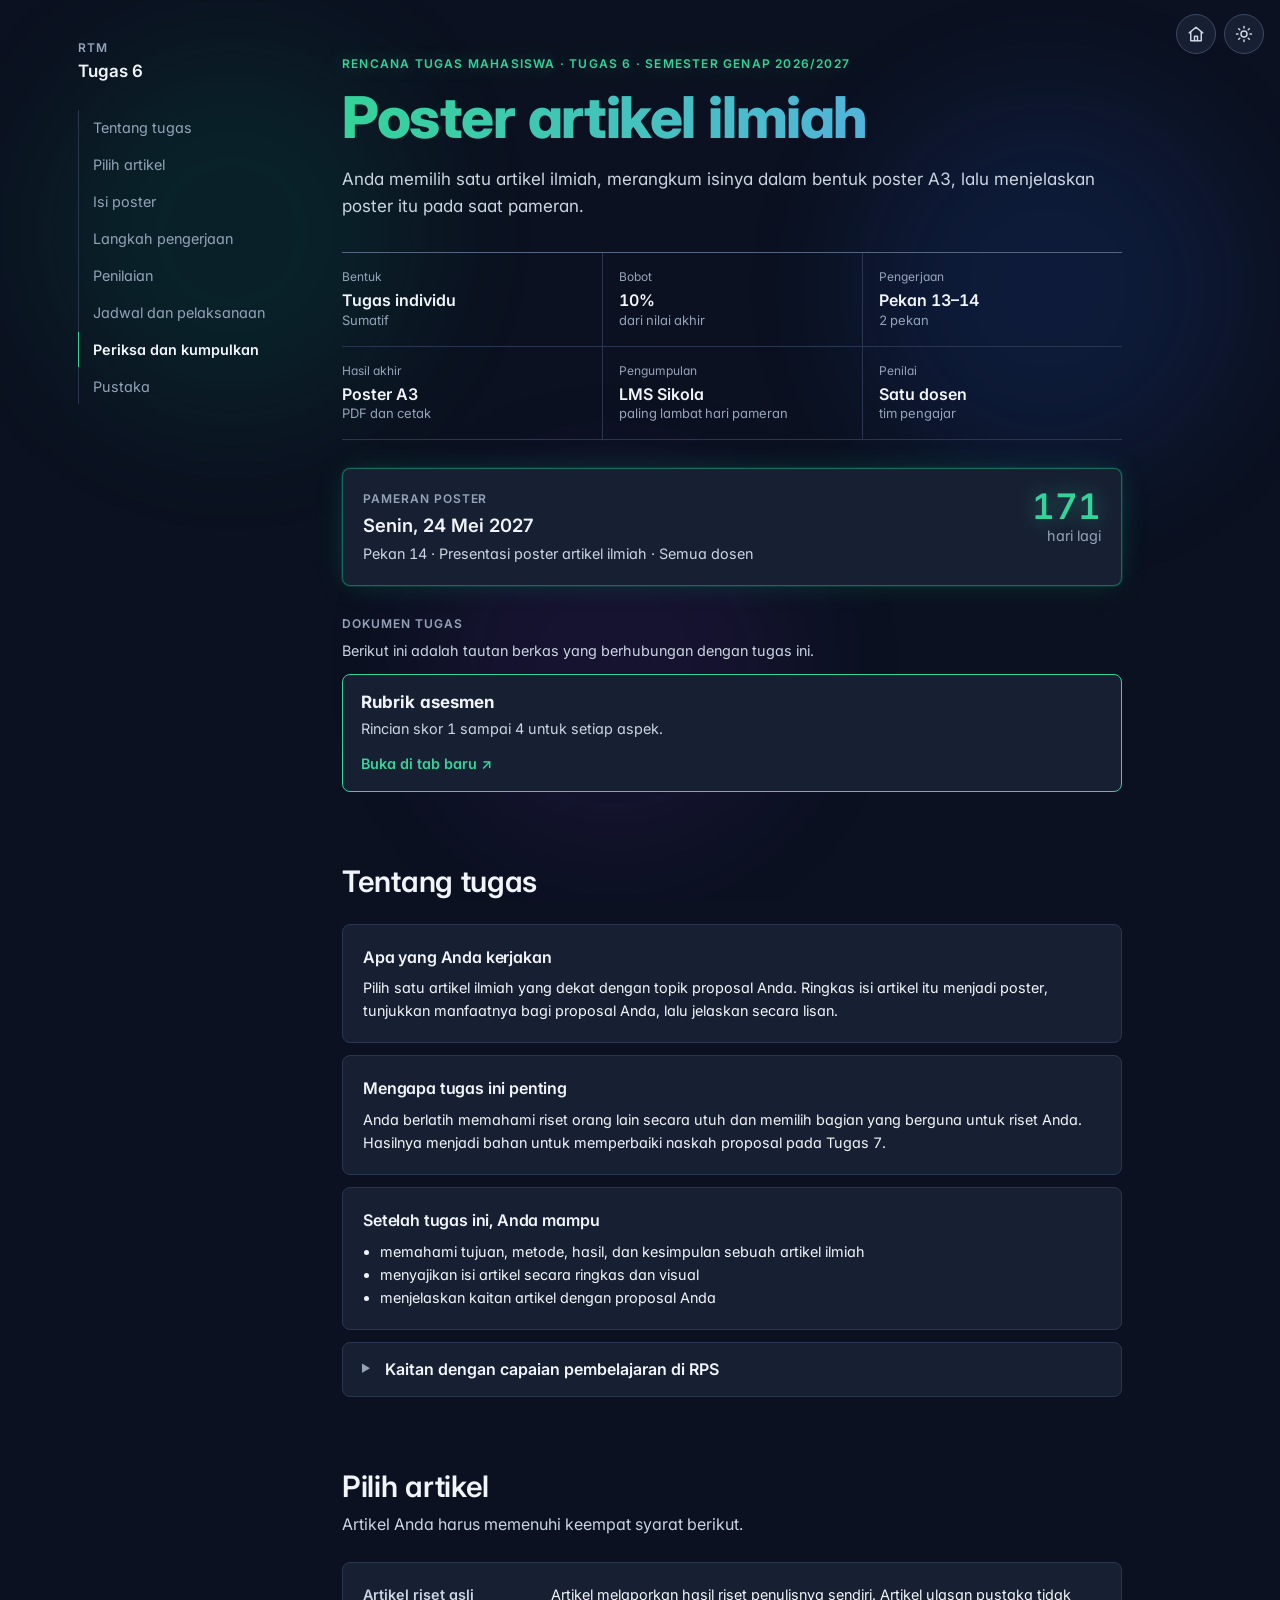
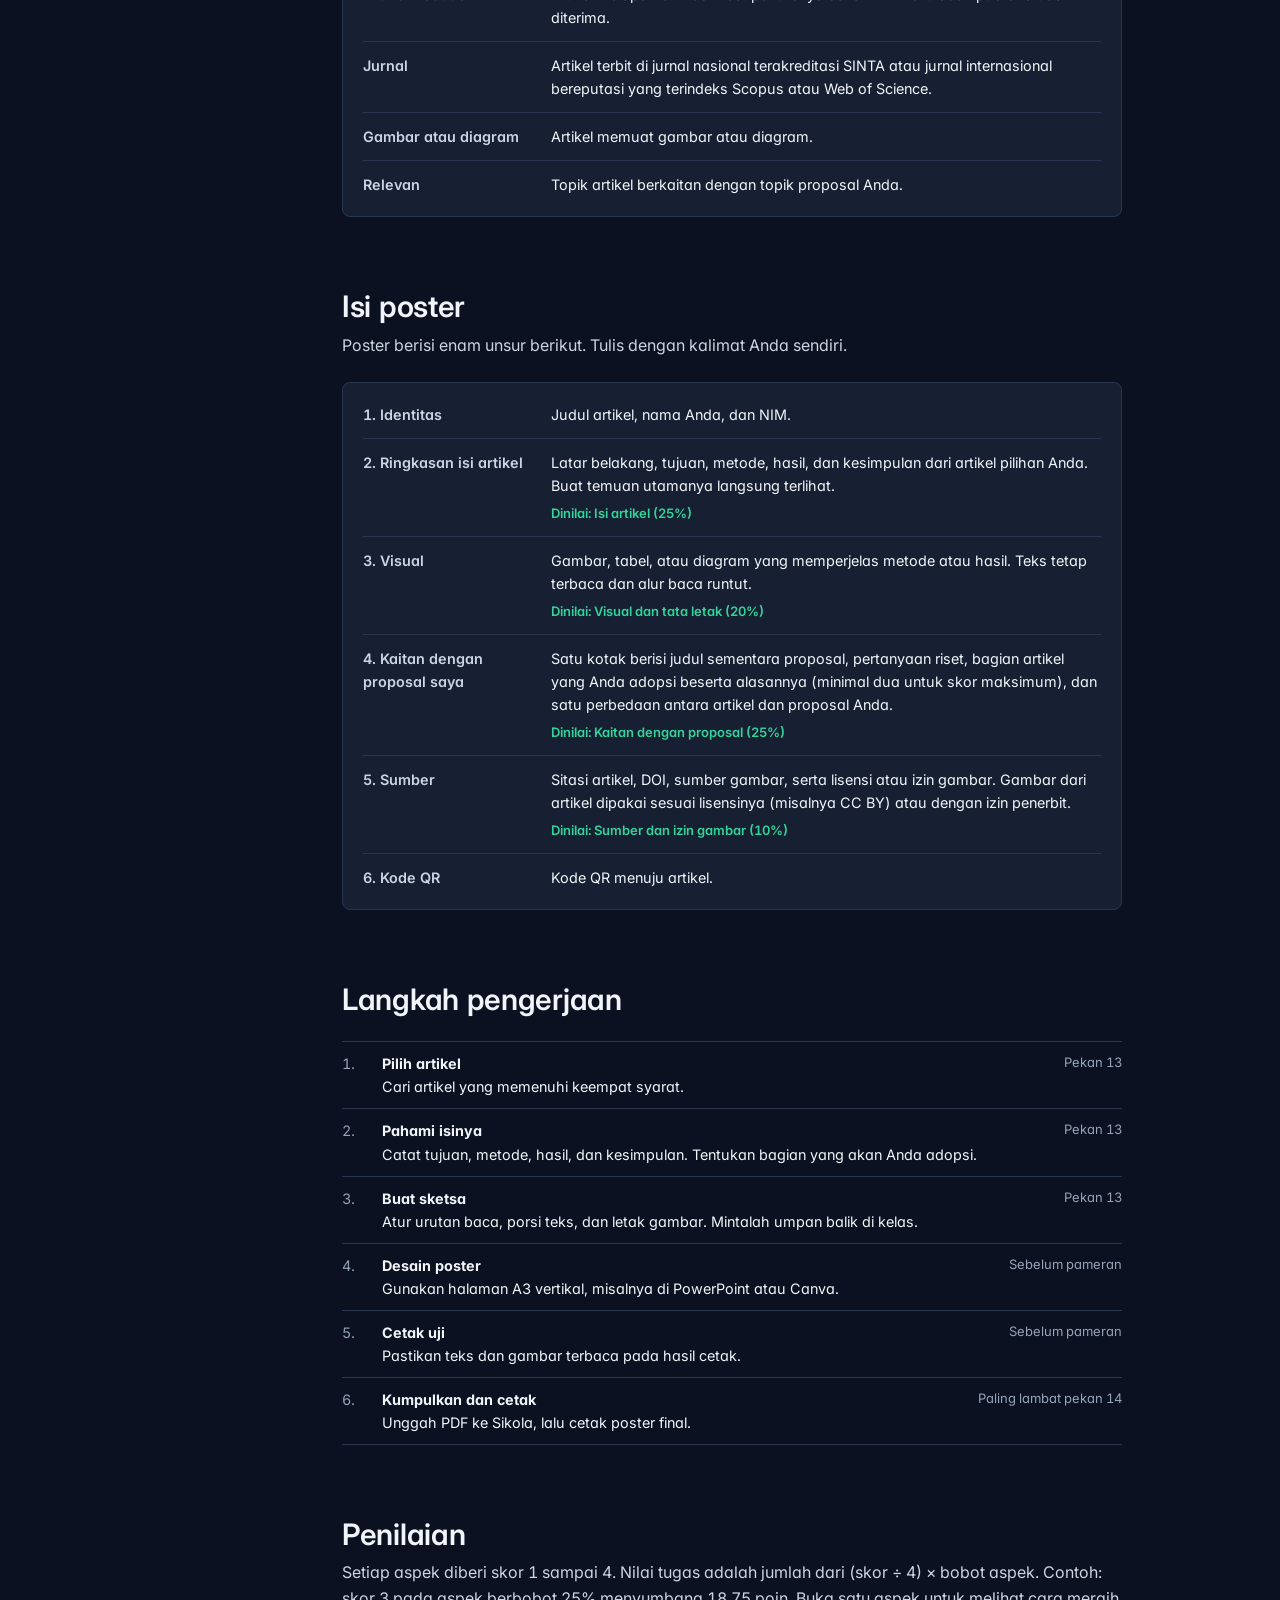
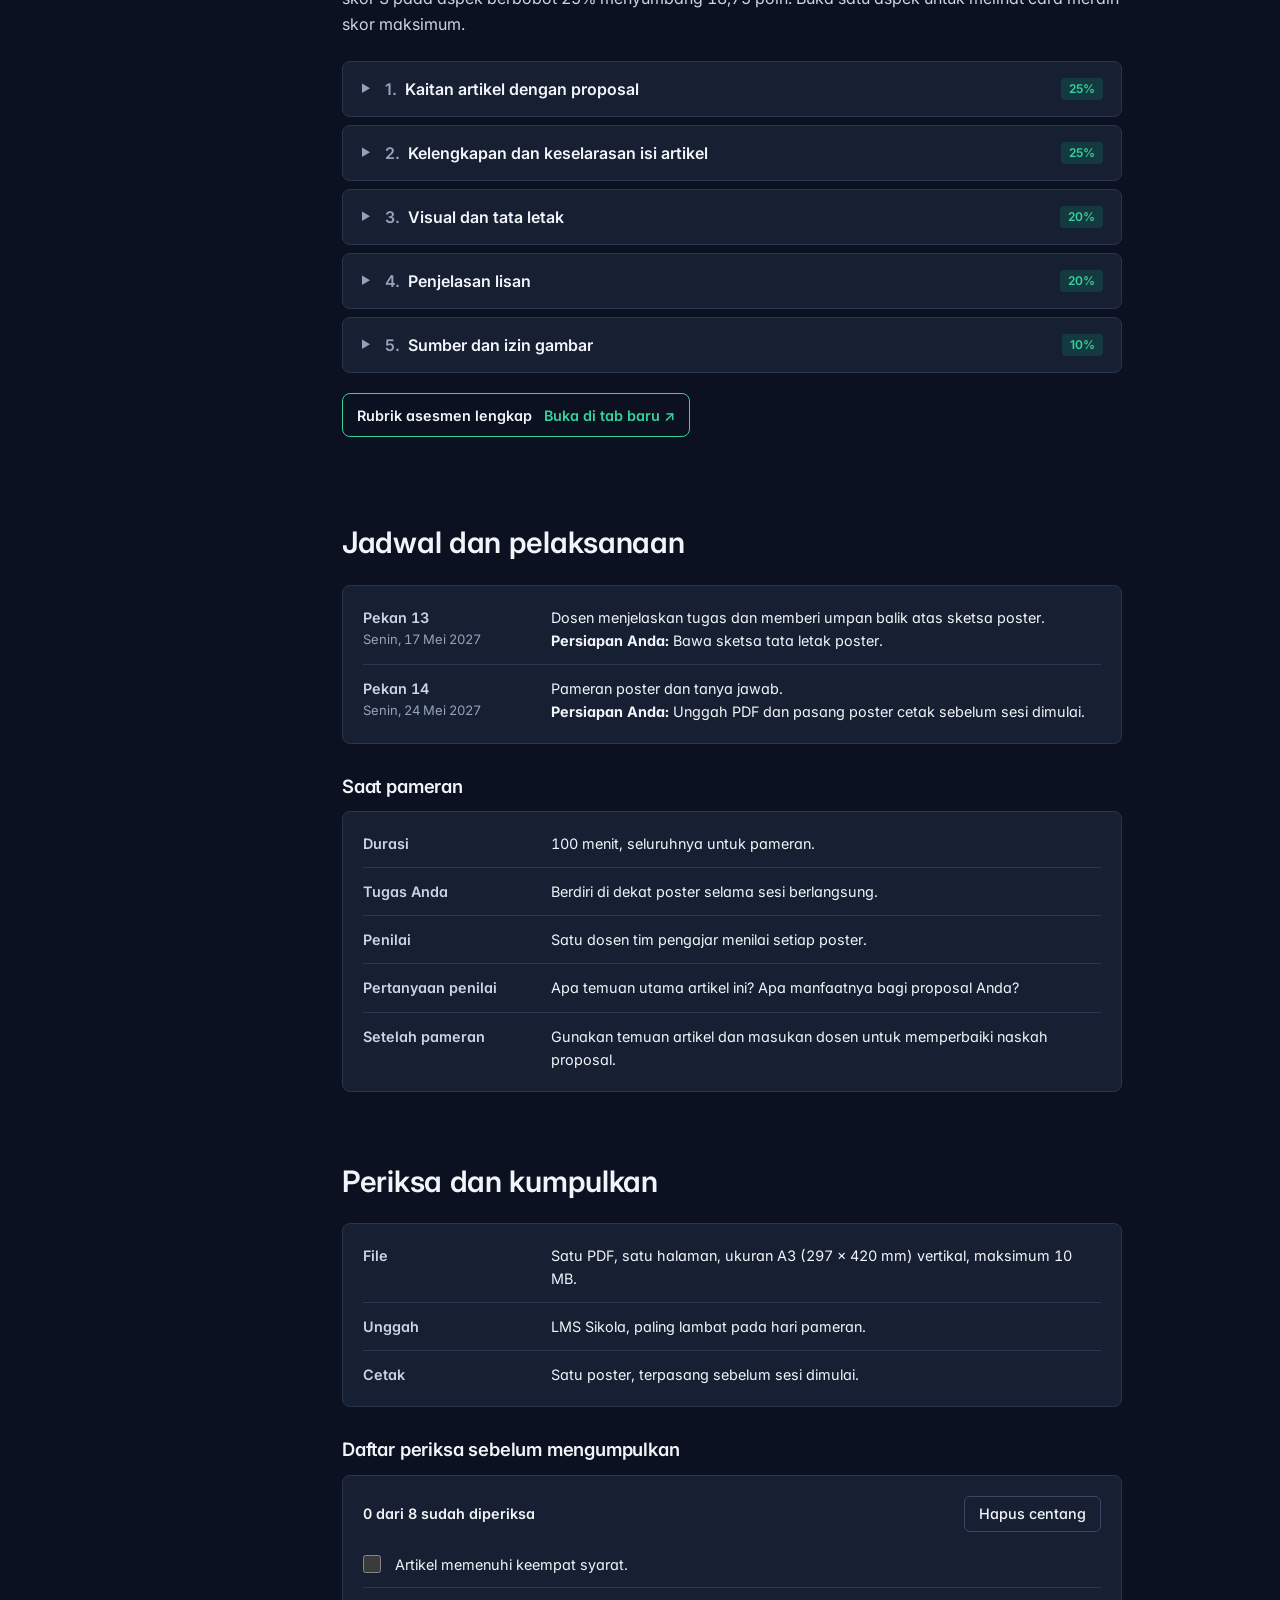
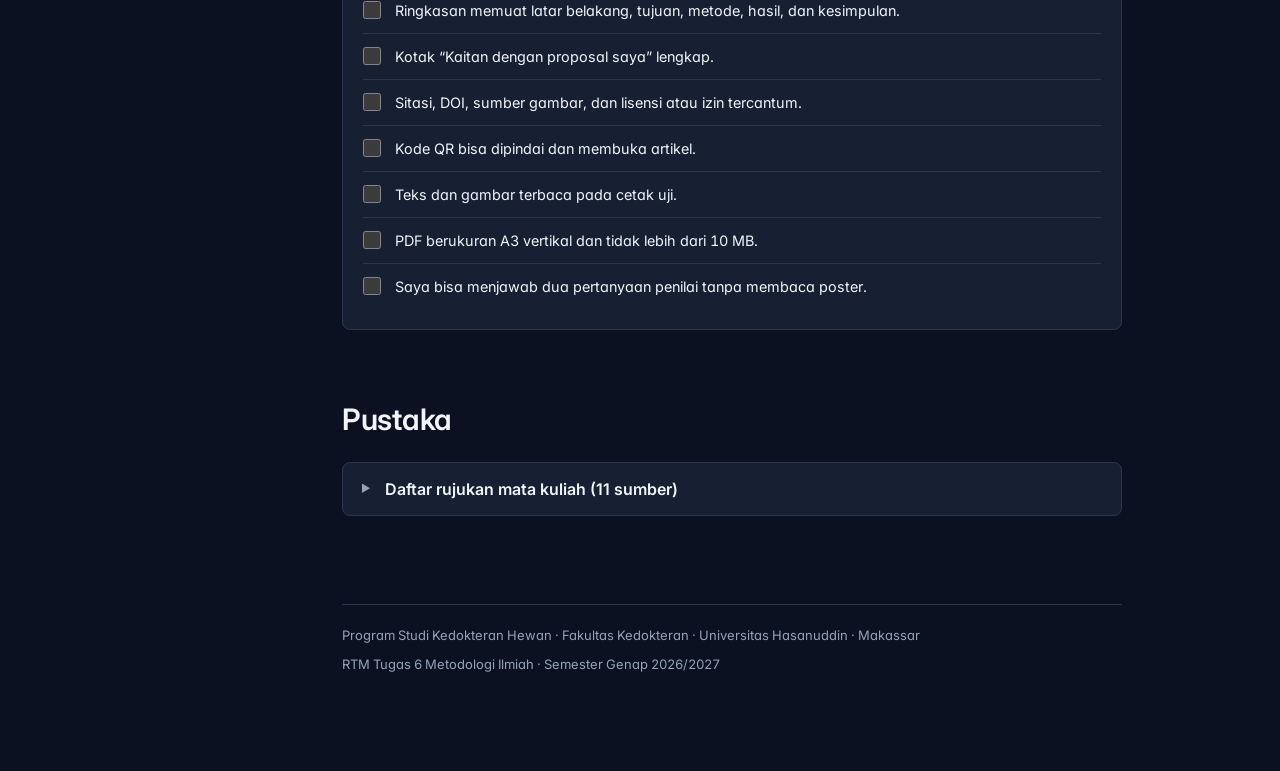
<file: rtm-poster.html>
<!DOCTYPE html>
<html lang="id">
<head>
<meta charset="utf-8">
<meta name="viewport" content="width=device-width, initial-scale=1">
<title>RTM Tugas 6: Poster artikel ilmiah · Metodologi Ilmiah</title>
<meta name="description" content="Rencana Tugas Mahasiswa untuk poster artikel ilmiah, mata kuliah Metodologi Ilmiah, Universitas Hasanuddin.">
<link rel="icon" href="data:image/svg+xml,%3Csvg xmlns='http://www.w3.org/2000/svg' viewBox='0 0 32 32'%3E%3Crect width='32' height='32' rx='6' fill='%23059669'/%3E%3Ctext x='16' y='22' font-family='Inter,Arial,sans-serif' font-weight='700' font-size='17' fill='%23fff' text-anchor='middle'%3EMI%3C/text%3E%3C/svg%3E">
<script>
/* Tema: dibaca sebelum halaman digambar agar tidak berkedip (kunci sama dengan RPS) */
(function () {
  var t = null;
  try { t = localStorage.getItem("mi-tema"); } catch (e) {}
  document.documentElement.dataset.theme = t === "light" ? "light" : "dark";
})();
</script>
<link rel="preconnect" href="https://fonts.googleapis.com">
<link rel="preconnect" href="https://fonts.gstatic.com" crossorigin>
<link href="https://fonts.googleapis.com/css2?family=Inter:wght@400;500;600;700;800&display=swap" rel="stylesheet">

<!--
╔══════════════════════════════════════════════════════════════════════╗
║  CARA MEMPERBARUI RTM                                                  ║
║  1. Objek RPS adalah salinan dari rps.html. Jika RPS berubah, salin    ║
║     ulang seluruh blok "const RPS = { ... };". Tanggal mengikuti RPS.  ║
║  2. Objek RTM berisi ketentuan tugas dan salinan indikator rubrik.     ║
║     Jika rubrik berubah, perbarui juga RTM.rubrik_isi.                 ║
╚══════════════════════════════════════════════════════════════════════╝
-->
<script>
/* ── Salinan data RPS (dari rps.html) ─────────────────────────────── */
const RPS = {

  meta: {
    namaMK: "Metodologi Ilmiah",
    kode: "23C03112802",
    sksTeori: 2,
    sksPraktik: 0,
    semester: "IV",
    sifat: "Mata Kuliah Wajib",
    periode: "Semester Genap",
    tahunAkademik: "2026/2027",
    angkatan: "2025",
    prasyarat: ["Biostatistika"],
    tanggalPenyusunan: "2024-03-10",  // format TTTT-BB-HH
    tanggalRevisi: "2026-11-22",
    prodi: "Program Studi Kedokteran Hewan",
    fakultas: "Fakultas Kedokteran",
    universitas: "Universitas Hasanuddin",
    kota: "Makassar",
    otorisasi: {
      pengembang: "drh. Rian Hari Suharto, M.Sc.",
      koordinator: "drh. Rian Hari Suharto, M.Sc.",
      ketuaProdi: "Prof. Dr. drh. Dwi Kesuma Sari, APVet."
    }
  },

  /* Jadwal. Tanggal pertemuan pekan 1–16 dihitung dari tanggal mulai.
     lewatiPekanLibur: jika kelima hari kerja dalam satu pekan libur semua,
     pekan itu otomatis dilewati (menjadi pekan jeda).
     pekanJeda: tanggal mana saja di pekan yang ingin dilewati secara manual. */
  jadwal: {
    mulai: "2027-02-15",
    jamMulai: "07.30",
    jamSelesai: "09.10",
    zonaWaktu: "WITA",
    ruang: "",                        // contoh: "Student Center"
    lewatiPekanLibur: true,
    pekanJeda: []
  },

  /* Libur nasional dan cuti bersama di rentang semester.
     Sumber: SKB Menteri Agama, Menteri Ketenagakerjaan, dan Menteri PANRB
     Nomor 1205, 3, 2 Tahun 2026. Tanggal Idulfitri dan Iduladha
     mengikuti Keputusan Menteri Agama. */
  libur: [
    { tanggal: "2027-03-08", nama: "Hari Suci Nyepi", jenis: "Libur nasional" },
    { tanggal: "2027-03-09", nama: "Idulfitri 1448 H", jenis: "Cuti bersama" },
    { tanggal: "2027-03-10", nama: "Idulfitri 1448 H", jenis: "Libur nasional" },
    { tanggal: "2027-03-11", nama: "Idulfitri 1448 H", jenis: "Libur nasional" },
    { tanggal: "2027-03-12", nama: "Idulfitri 1448 H", jenis: "Cuti bersama" },
    { tanggal: "2027-03-15", nama: "Idulfitri 1448 H", jenis: "Cuti bersama" },
    { tanggal: "2027-03-25", nama: "Wafat Yesus Kristus", jenis: "Cuti bersama" },
    { tanggal: "2027-03-26", nama: "Wafat Yesus Kristus", jenis: "Libur nasional" },
    { tanggal: "2027-05-06", nama: "Kenaikan Yesus Kristus", jenis: "Libur nasional" },
    { tanggal: "2027-05-17", nama: "Iduladha 1448 H", jenis: "Libur nasional" },
    { tanggal: "2027-05-18", nama: "Iduladha 1448 H", jenis: "Cuti bersama" },
    { tanggal: "2027-05-19", nama: "Waisak 2571 BE", jenis: "Cuti bersama" },
    { tanggal: "2027-05-20", nama: "Waisak 2571 BE", jenis: "Libur nasional" },
    { tanggal: "2027-06-01", nama: "Hari Lahir Pancasila", jenis: "Libur nasional" }
  ],
  sumberLibur: "SKB Menteri Agama, Menteri Ketenagakerjaan, dan Menteri PANRB Nomor 1205, 3, 2 Tahun 2026. Tanggal Idulfitri dan Iduladha mengikuti Keputusan Menteri Agama.",

  /* Tim pengajar. Kode dipakai di jadwal per pekan. Nomor telepon sengaja tidak dicantumkan. */
  dosen: [
    { kode: "RHS", nama: "drh. Rian Hari Suharto, M.Sc.", peran: "Koordinator" },
    { kode: "DKS", nama: "Prof. Dr. drh. Dwi Kesuma Sari, APVet.", peran: "" },
    { kode: "FYP", nama: "Dr. drh. Fika Yuliza Purba, M.Sc.", peran: "" },
    { kode: "AWJ", nama: "Abdul Wahid Jamaluddin, S.Farm., M.Farm., Apt.", peran: "" },
    { kode: "BY",  nama: "drh. Baso Yusuf, M.Sc.", peran: "" },
    { kode: "KDK", nama: "drh. Kadek Dian Krisna Putri K., M.Sc.", peran: "" },
    { kode: "AMK", nama: "drh. Anjani Marisa Kartikasari, M.Si.", peran: "" }
  ],

  deskripsi: "Metodologi Ilmiah adalah mata kuliah wajib 2 sks pada semester IV Program Studi S1 Kedokteran Hewan. Mata kuliah ini melatih mahasiswa menelaah karya ilmiah kedokteran hewan secara sistematis, lalu menerapkan hasil telaah itu untuk menyusun dan mengomunikasikan proposal riset. Bahan kajian meliputi etika riset dan integritas akademik, termasuk penggunaan kecerdasan buatan generatif secara bertanggung jawab; penelusuran dan pengelolaan literatur; serta telaah bagian pendahuluan, metode, hasil, pembahasan, dan kesimpulan artikel riset. Pembelajaran memakai pendekatan berbasis kasus dan berbasis proyek. Proyek semester berupa proposal riset yang dikembangkan secara bertahap. Mahasiswa menetapkan topik, menyusun draf pendahuluan dan metode, lalu menyajikan artikel riset terpublikasi yang relevan dengan topiknya sebagai poster. Pada akhir semester, setiap mahasiswa mempertahankan proposal risetnya di hadapan dosen penguji yang ditetapkan sesuai bidang topik riset.",

  bahanKajian: [
    "Ilmu, riset, dan metodologi ilmiah",
    "Etika riset dan integritas akademik",
    "Kemajuan riset dalam ilmu kedokteran hewan",
    "Penelusuran dan pengelolaan literatur",
    "Perangkat lunak yang mendukung riset",
    "Telaah artikel riset dan teknik sitasi",
    "State-of-the-art, rumusan masalah, dan pertanyaan riset",
    "Desain riset, variabel, pengukuran, dan analisis data",
    "Penyajian data, hasil, pembahasan, dan penarikan kesimpulan",
    "Penyajian artikel riset melalui poster dan proposal riset melalui presentasi lisan"
  ],

  /* Teks CPL mengikuti dokumen kurikulum prodi. Jangan diubah di RPS. */
  cpl: [
    { kode: "CPL-1", teks: "Mampu menunjukkan sikap bertanggung jawab, mandiri, disiplin, kreatif, dan profesional berdasarkan nilai ketuhanan dan kemanusiaan yang memiliki semangat kolaboratif dan kewirausahaan di bidang keahliannya." },
    { kode: "CPL-5", teks: "Mampu mengelola, mengendalikan, dan mengembangkan sumber daya yang berkaitan dengan kesehatan hewan dan kesehatan masyarakat veteriner." },
    { kode: "CPL-7", teks: "Mampu mengambil keputusan secara tepat, mengembangkan jaringan kerja, bertanggung jawab atas pencapaian hasil kerja, dan melakukan proses evaluasi diri dalam konteks penyelesaian masalah di bidang keahliannya berdasarkan hasil analisis informasi dan data." },
    { kode: "CPL-9", teks: "Mampu menggali dan bertukar informasi secara verbal dan nonverbal mengenai kesehatan hewan dengan klien dan pasien, masyarakat, kolega, dan profesi lainnya, serta mampu mengembangkan penelitian di bidang kedokteran hewan dan pelayanan berbasis bukti melalui kolaborasi." }
  ],

  /* Setiap CPMK dan Sub-CPMK memakai satu kata kerja operasional. */
  cpmk: [
    { kode: "CPMK-1", cpl: "CPL-1", teks: "Mahasiswa mampu menerapkan prinsip etika riset dan integritas akademik dalam penyusunan proposal riset." },
    { kode: "CPMK-2", cpl: "CPL-5", teks: "Mahasiswa mampu menganalisis literatur ilmiah sebagai landasan riset kedokteran hewan." },
    { kode: "CPMK-3", cpl: "CPL-7", teks: "Mahasiswa mampu mengevaluasi komponen karya ilmiah kedokteran hewan secara sistematis sebagai dasar penyusunan proposal riset." },
    { kode: "CPMK-4", cpl: "CPL-9", teks: "Mahasiswa mampu mengomunikasikan karya ilmiah kedokteran hewan secara tertulis dan lisan sesuai kaidah akademik." }
  ],

  /* asesmen: "kasus" | "masalah" | "proyek" (lihat JENIS_ASESMEN di bawah)
     Urutan Sub-CPMK mengikuti urutan pekan; tidak ada Sub-CPMK yang lompat pekan. */
  subcpmk: [
    { kode: "Sub-CPMK-1", cpmk: "CPMK-1", bobot: 3,  asesmen: "kasus",   metode: ["SGD", "CBL"],
      teks: "Mahasiswa mampu menerapkan prinsip etika riset dan integritas akademik dalam penyusunan proposal riset.",
      indikator: "Ketepatan menjawab soal kasus tentang prinsip etika riset, integritas akademik, persetujuan etik riset yang menggunakan hewan, dan penggunaan kecerdasan buatan generatif secara bertanggung jawab.",
      teknik: "Tes tertulis (kuis di LMS Sikola)" },
    { kode: "Sub-CPMK-2", cpmk: "CPMK-2", bobot: 3,  asesmen: "kasus",   metode: ["SGD", "CBL", "PjBL"],
      teks: "Mahasiswa mampu menganalisis tren riset kedokteran hewan melalui penelusuran dan pengelolaan literatur ilmiah yang relevan dan mutakhir.",
      indikator: "Ketepatan menjawab soal tentang jenis riset dan tingkat buktinya, tren riset kedokteran hewan, strategi penelusuran literatur, pengelolaan referensi, gaya sitasi, dan interpretasi laporan kesamaan teks.",
      teknik: "Tes tertulis (kuis di LMS Sikola)" },
    { kode: "Sub-CPMK-3", cpmk: "CPMK-2", bobot: 3,  asesmen: "kasus",   metode: ["SGD", "CBL", "PjBL"],
      teks: "Mahasiswa mampu mengidentifikasi kesenjangan riset pada topik pilihannya berdasarkan analisis artikel riset kedokteran hewan.",
      indikator: "Ketepatan menjawab soal telaah artikel riset dengan kerangka PICO/PECO, daftar periksa CASP, dan pedoman pelaporan riset, serta identifikasi kesenjangan riset.",
      teknik: "Tes tertulis (kuis di LMS Sikola)" },
    { kode: "Sub-CPMK-4", cpmk: "CPMK-3", bobot: 4,  asesmen: "kasus",   metode: ["SGD", "CBL", "PjBL"],
      teks: "Mahasiswa mampu mengevaluasi pendahuluan artikel riset sebagai dasar penyusunan pendahuluan proposal riset.",
      indikator: "Ketepatan menilai state-of-the-art, rumusan masalah, pertanyaan riset, dan alur logis pendahuluan pada soal kasus artikel riset.",
      teknik: "Tes tertulis (kuis di LMS Sikola)" },
    { kode: "Sub-CPMK-5", cpmk: "CPMK-3", bobot: 5,  asesmen: "kasus",   metode: ["SGD", "CBL", "PjBL"],
      teks: "Mahasiswa mampu mengevaluasi metode riset yang mencakup desain, variabel, penarikan sampel, instrumen, dan analisis data sebagai dasar penyusunan metode proposal riset.",
      indikator: "Ketepatan menilai desain, variabel, perancu, teknik penarikan sampel, instrumen, dan kesesuaian uji statistik pada soal kasus artikel riset.",
      teknik: "Tes tertulis (kuis di LMS Sikola)" },
    { kode: "Sub-CPMK-6", cpmk: "CPMK-3", bobot: 2,  asesmen: "kasus",   metode: ["SGD", "CBL", "PjBL"],
      teks: "Mahasiswa mampu mengevaluasi penyajian data, hasil, pembahasan, dan kesimpulan artikel riset sebagai dasar perencanaan penyajian data proposal riset.",
      indikator: "Ketepatan menilai penyajian tabel dan grafik, hasil, pembahasan, dan keselarasan kesimpulan dengan tujuan pada soal kasus artikel riset.",
      teknik: "Tes tertulis (kuis di LMS Sikola)" },
    { kode: "Sub-CPMK-7", cpmk: "CPMK-4", bobot: 10, asesmen: "proyek",  metode: ["PjBL"],
      teks: "Mahasiswa mampu menyajikan artikel riset terpublikasi yang relevan dengan topik proposal dalam bentuk poster ilmiah sesuai standar akademik.",
      indikator: "Relevansi artikel dengan topik proposal, ketepatan merangkum latar belakang, tujuan, metode, hasil, dan kesimpulan, ketepatan menjelaskan manfaat artikel bagi proposal, kualitas gambar dan diagram, kelengkapan sitasi sumber, keterbacaan tata letak, serta ketepatan penjelasan saat sesi poster.",
      teknik: "Unjuk kerja" },
    { kode: "Sub-CPMK-8", cpmk: "CPMK-4", bobot: 70, asesmen: "proyek",  metode: ["PjBL"],
      teks: "Mahasiswa mampu mempertahankan proposal riset dalam presentasi lisan sesuai kaidah ilmiah.",
      indikator: "Kualitas naskah proposal, kelengkapan dan ketepatan unsur proposal riset, penyampaian presentasi, dan ketepatan jawaban atas pertanyaan penguji sesuai rubrik asesmen naskah dan presentasi proposal riset.",
      teknik: "Unjuk kerja" }
  ],

  /* Pengaturan bersama untuk setiap pertemuan (bisa ditimpa per pekan). */
  bawaanPertemuan: {
    bentuk: "Kuliah",
    formatif: ["Umpan balik", "kuis interaktif di kelas"],
    kriteria: "Skor kuis di LMS Sikola",
    waktu: { terbimbing: "2 × 50 menit", terstruktur: "2 × 60 menit", mandiri: "2 × 60 menit" }
  },

  /* Jadwal per pekan. Urutan pekan 1–16. dosen: daftar kode, atau "semua".
     sepekan: true berarti kegiatan berlangsung sepanjang pekan (misalnya presentasi).
     formatif: isi untuk menimpa bentuk asesmen formatif bawaan pada pekan tertentu.
     tanggalPengganti: isi jika pertemuan jatuh pada hari libur dan sudah ada jadwal pengganti. */
  pertemuan: [
    { pekan: 1,  sub: "Sub-CPMK-1", dosen: ["RHS"], topik: "Pengantar metodologi ilmiah",
      materi: ["Ilmu pengetahuan, riset, dan metodologi ilmiah", "Hakikat riset ilmiah di bidang kedokteran hewan", "Struktur umum proposal riset", "Proposal riset sebagai proyek semester", "Prinsip penggunaan kecerdasan buatan generatif dalam penulisan ilmiah"] },
    { pekan: 2,  sub: "Sub-CPMK-1", dosen: ["DKS"], topik: "Etika riset",
      materi: ["Prinsip dasar etika riset", "Integritas akademik dan plagiarisme", "Konflik kepentingan dalam riset", "Persetujuan etik (ethical clearance) dan etika riset yang menggunakan hewan"] },
    { pekan: 3,  sub: "Sub-CPMK-2", dosen: ["FYP"], topik: "Riset kedokteran hewan",
      formatif: ["Asesmen diri Tugas 1 dengan lembar kerja", "kuis interaktif di kelas"],
      materi: ["Kedokteran hewan berbasis bukti dan piramida bukti", "Jenis-jenis riset di bidang kedokteran hewan", "Tren riset terkini dalam ilmu kedokteran hewan", "Menu topik riset dari setiap bidang"] },
    { pekan: 4,  sub: "Sub-CPMK-2", dosen: ["FYP"], topik: "Penelusuran literatur",
      formatif: ["Asesmen diri Tugas 1 dengan lembar kerja", "kuis interaktif di kelas"],
      materi: ["Strategi penelusuran literatur ilmiah", "Pangkalan data ilmiah dan teknik penelusuran", "Identifikasi literatur yang relevan dan mutakhir", "Evaluasi kualitas penyedia sumber ilmiah"] },
    { pekan: 5,  sub: "Sub-CPMK-2", dosen: ["AWJ"], topik: "Manajemen sitasi dan deteksi kesamaan teks",
      formatif: ["Asesmen diri Tugas 1 dengan lembar kerja", "kuis interaktif di kelas"],
      materi: ["Penggunaan perangkat manajemen referensi", "Konsistensi gaya sitasi", "Perangkat deteksi kesamaan teks dan interpretasi laporan similarity index"] },
    { pekan: 6,  sub: "Sub-CPMK-3", dosen: ["KDK"], topik: "Telaah artikel dan kesenjangan riset",
      formatif: ["Asesmen diri Tugas 2 dengan lembar kerja", "kuis interaktif di kelas"],
      materi: ["Struktur artikel riset", "Telaah artikel riset dengan kerangka PICO/PECO dan daftar periksa CASP", "Pedoman pelaporan riset veteriner: ARRIVE 2.0, STROBE-Vet, dan REFLECT", "Identifikasi kesenjangan riset dan penetapan topik", "Teknik sitasi dan parafrase akademik"] },
    { pekan: 7,  sub: "Sub-CPMK-4", dosen: ["AWJ"], topik: "Pendahuluan",
      formatif: ["Asesmen diri Tugas 3 dengan lembar kerja", "kuis interaktif di kelas"],
      materi: ["Tema, topik, dan judul riset", "State-of-the-art dan relevansi riset", "Rumusan masalah dan pertanyaan riset", "Koherensi dan alur logis pendahuluan"] },
    { pekan: 8,  sub: "Sub-CPMK-5", dosen: ["BY"], topik: "Metode: desain dan variabel",
      formatif: ["Asesmen diri Tugas 4 dengan lembar kerja", "kuis interaktif di kelas"],
      materi: ["Jenis riset (deskriptif, observasional, eksperimental, kualitatif, dsb.)", "Desain riset (potong lintang, rancangan acak lengkap, uji acak terkendali, dsb.)", "Identifikasi dan definisi variabel", "Validitas dan reliabilitas pengukuran", "Pengendalian perancu"] },
    { pekan: 9,  sub: "Sub-CPMK-5", dosen: ["BY"], topik: "Metode: populasi, sampel, dan instrumen",
      formatif: ["Asesmen diri Tugas 4 dengan lembar kerja", "kuis interaktif di kelas"],
      materi: ["Populasi target dan sampel dalam riset veteriner", "Teknik penarikan sampel", "Instrumen pengumpulan data"] },
    { pekan: 10, sub: "Sub-CPMK-5", dosen: ["RHS"], topik: "Metode: analisis data",
      formatif: ["Asesmen diri Tugas 4 dengan lembar kerja", "kuis interaktif di kelas"],
      materi: ["Kesesuaian metode analisis dengan pertanyaan riset", "Kesesuaian uji statistik dengan jenis data", "Asumsi uji statistik dan interpretasi hasil", "Kesalahan umum dalam analisis data"] },
    { pekan: 11, sub: "Sub-CPMK-6", dosen: ["RHS"], topik: "Penyajian dan visualisasi data",
      formatif: ["Asesmen diri Tugas 5 dengan lembar kerja", "kuis interaktif di kelas"],
      materi: ["Prinsip penyajian data dalam tabel dan grafik", "Pemilihan bentuk visualisasi sesuai jenis data", "Kesalahan umum dalam visualisasi data ilmiah", "Kerangka tabel (dummy table) untuk proposal riset"] },
    { pekan: 12, sub: "Sub-CPMK-6", dosen: ["AMK"], topik: "Hasil, pembahasan, dan kesimpulan",
      formatif: ["Asesmen diri Tugas 5 dengan lembar kerja", "kuis interaktif di kelas"],
      materi: ["Perbedaan hasil dan pembahasan", "Struktur penulisan hasil", "Strategi pembahasan berbasis literatur", "Keselarasan tujuan dan kesimpulan riset", "Penarikan kesimpulan ilmiah"] },
    { pekan: 13, sub: "Sub-CPMK-7", dosen: ["KDK"], topik: "Poster artikel ilmiah", kriteria: "Unjuk kerja dinilai dengan rubrik",
      materi: ["Kriteria pemilihan artikel riset", "Struktur poster artikel riset", "Prinsip desain grafis akademik", "Penyajian metode dan hasil dalam diagram alur, tabel, dan grafik", "Sitasi sumber dan izin penggunaan gambar", "Standar presentasi poster ilmiah"] },
    { pekan: 14, sub: "Sub-CPMK-7", dosen: "semua", topik: "Presentasi poster artikel ilmiah", bentuk: "Seminar", kriteria: "Unjuk kerja dinilai dengan rubrik",
      formatif: ["Umpan balik dosen tim pengajar"],
      materi: ["Presentasi poster artikel riset di hadapan dosen tim pengajar", "Asesmen poster oleh dosen tim pengajar", "Umpan balik tentang keterkaitan artikel dengan proposal"] },
    { pekan: 15, sub: "Sub-CPMK-8", dosen: ["AMK"], topik: "Strategi presentasi ilmiah", kriteria: "Unjuk kerja dinilai dengan rubrik",
      materi: ["Struktur presentasi proposal", "Teknik komunikasi akademik", "Manajemen waktu presentasi", "Teknik menjawab pertanyaan ilmiah"] },
    { pekan: 16, sub: "Sub-CPMK-8", dosen: "semua", topik: "Presentasi proposal riset", bentuk: "Seminar", sepekan: true, kriteria: "Unjuk kerja dinilai dengan rubrik",
      formatif: ["Umpan balik dosen penguji"],
      materi: ["Presentasi proposal riset di hadapan dosen penguji sesuai bidang topik", "Tanya jawab dengan dosen penguji", "Penilaian naskah dan presentasi proposal dengan rubrik"] }
  ],

  /* Rencana penugasan terstruktur: tahapan proyek proposal riset sepanjang semester.
     Tugas pekan 3–12 bersifat formatif: mahasiswa menilai diri dengan lembar kerja (lembar-kerja.html),
     tanpa bobot, dan berkonsultasi dengan dosen sesuai kebutuhan. Nilai sumatif proyek
     diberikan pada poster artikel (Sub-CPMK-7) dan naskah serta presentasi proposal final (Sub-CPMK-8).
     sifat: "formatif" | "sumatif". Bobot tugas sumatif diambil otomatis dari bobot Sub-CPMK-nya. */
  penugasan: [
    { judul: "Calon topik riset", pekan: [3, 4, 5], sub: "Sub-CPMK-2", sifat: "formatif",
      luaran: "Dua atau tiga calon topik, masing-masing dengan minimal lima artikel acuan yang tersimpan di perangkat manajemen referensi.",
      deskripsi: "Mahasiswa memilih calon topik dari menu topik setiap bidang, lalu menelusuri literatur untuk setiap calon topik." },
    { judul: "Topik final dan kesenjangan riset", pekan: [6], sub: "Sub-CPMK-3", sifat: "formatif",
      luaran: "Lembar topik berisi judul sementara, bidang, rumusan kesenjangan riset, dan tiga artikel kunci.",
      deskripsi: "Mahasiswa menetapkan satu topik berdasarkan kesenjangan riset yang ditemukan. Mahasiswa memasukkan topik final melalui activity choice di LMS Sikola. Dosen koordinator menetapkan dosen penguji berdasarkan bidang topik." },
    { judul: "Draf pendahuluan proposal", pekan: [7], sub: "Sub-CPMK-4", sifat: "formatif",
      luaran: "Draf pendahuluan berisi state-of-the-art, rumusan masalah, pertanyaan riset, tujuan, dan manfaat riset.",
      deskripsi: "Mahasiswa menerapkan hasil telaah pendahuluan artikel pada topiknya sendiri." },
    { judul: "Draf metode proposal", pekan: [8, 9, 10], sub: "Sub-CPMK-5", sifat: "formatif",
      luaran: "Draf metode berisi desain, variabel, populasi dan sampel, instrumen, rencana analisis data, dan rencana persetujuan etik.",
      deskripsi: "Mahasiswa menyusun draf metode secara bertahap mengikuti materi pekan 8–10." },
    { judul: "Rencana penyajian data", pekan: [11, 12], sub: "Sub-CPMK-6", sifat: "formatif",
      luaran: "Kerangka tabel dan rancangan grafik untuk data yang akan dikumpulkan.",
      deskripsi: "Mahasiswa merancang cara data riset akan disajikan dan dihubungkan dengan tujuan riset." },
    { judul: "Poster artikel ilmiah", pekan: [13, 14], sub: "Sub-CPMK-7", sifat: "sumatif",
      luaran: "Poster artikel riset terpublikasi yang dipresentasikan pada pekan 14.",
      deskripsi: "Mahasiswa memilih artikel riset asli dari jurnal nasional terakreditasi SINTA atau jurnal internasional bereputasi yang terindeks Scopus atau Web of Science. Artikel memuat gambar atau diagram dan relevan dengan topik proposalnya. Mahasiswa menyusun poster yang memuat isi utama artikel dan manfaatnya bagi proposal, lalu mempresentasikannya pada pekan 14. Poster mencantumkan sumber dan DOI artikel. Gambar asli digunakan sesuai lisensinya (misalnya CC BY) atau dengan izin penerbit." },
    { judul: "Naskah dan presentasi proposal", pekan: [15, 16], sub: "Sub-CPMK-8", sifat: "sumatif",
      luaran: "Naskah proposal riset final yang dikumpulkan sebelum presentasi.",
      deskripsi: "Mahasiswa memperbaiki naskah proposal berdasarkan hasil asesmen diri dan konsultasi, lalu mempertahankannya dalam presentasi lisan yang dinilai dengan rubrik asesmen naskah dan presentasi proposal riset." }
  ],

  /* Pustaka. Gaya Harvard (Cite Them Right): Nama belakang, Inisial. (Tahun) *Judul buku*.
     Disunting oleh (jika ada editor). Edisi. Kota: Penerbit. ISBN. Semua penulis dibalik, dipisah koma, "dan" sebelum penulis terakhir.
     Artikel jurnal: Nama belakang, Inisial. (Tahun) 'Judul artikel', *Nama jurnal*, volume(nomor), halaman. doi.
     Judul memakai huruf kapital di awal judul dan nama diri saja.
     Teks di antara dua tanda bintang ditampilkan miring, misalnya *Judul buku*. */
  pustaka: {
    utama: [
      "Hardani, Andriani, H., Ustiawaty, J., Utami, E.F., Istiqomah, R.R., Fardani, R.A., Sukmana, D.J. dan Auliya, N.H. (2020) *Metode penelitian kualitatif & kuantitatif*. Disunting oleh H. Abadi. Yogyakarta: Pustaka Ilmu. ISBN 978-623-7066-33-0.",
      "Hikmawati, F. (2017) *Metodologi penelitian*. Depok: Rajawali Pers. ISBN 978-602-425-141-3.",
      "Kothari, C.R. (2004) *Research methodology: methods and techniques*. 2nd rev. edn. New Delhi: New Age International. ISBN 978-81-224-2488-1.",
      "Kumar, R. (2011) *Research methodology: a step-by-step guide for beginners*. 3rd edn. London: SAGE. ISBN 978-1-84920-300-5.",
      "Nurhayati, D.A.W. (2020) *Research methodology*. Tulungagung: Akademia Pustaka. ISBN 978-623-6704-42-4.",
      "Sembiring, T.B., Irmawati, Sabir, M. dan Tjahyadi, I. (2023) *Buku ajar metodologi penelitian (teori dan praktik)*. Karawang: Saba Jaya Publisher. ISBN 978-623-09-7074-0."
    ],
    pendukung: [
      "Direktorat Pembelajaran dan Kemahasiswaan (2024) *Panduan penggunaan generative artificial intelligence (GenAI) pada pembelajaran di perguruan tinggi*. Jakarta: Direktorat Jenderal Pendidikan Tinggi, Riset, dan Teknologi, Kementerian Pendidikan, Kebudayaan, Riset, dan Teknologi.",
      "Dohoo, I., Martin, W. dan Stryhn, H. (2009) *Veterinary epidemiologic research*. 2nd edn. Charlottetown: VER Inc. ISBN 978-0-919013-60-5.",
      "Percie du Sert, N. dkk. (2020) 'The ARRIVE guidelines 2.0: updated guidelines for reporting animal research', *PLoS Biology*, 18(7), e3000410. doi:10.1371/journal.pbio.3000410.",
      "Petrie, A. dan Watson, P. (2013) *Statistics for veterinary and animal science*. 3rd edn. Chichester: Wiley-Blackwell. ISBN 978-0-470-67075-0.",
      "Universitas Hasanuddin (2023) *Pedoman tugas akhir mahasiswa Universitas Hasanuddin*. Makassar: Universitas Hasanuddin."
    ]
  },

  visi: "Menjadi Program Studi Kedokteran Hewan bereputasi yang menghasilkan dokter hewan humanis dan berbasis benua maritim Indonesia (BMI) dan potensi lokal.",
  misi: [
    "Menyelenggarakan strata akademik dan profesi bidang kedokteran hewan yang mempunyai kompetensi sesuai dengan OIE Day 1 Graduate Competencies.",
    "Menyelenggarakan penelitian di bidang kedokteran hewan yang inovatif, kompetitif, implementatif, dan kolaboratif.",
    "Menyelenggarakan pengabdian masyarakat dalam bidang kedokteran hewan berbasis pemberdayaan masyarakat.",
    "Menyelenggarakan tridarma perguruan tinggi berbasis satu kesehatan (one health)."
  ],
  profilLulusan: [
    { nama: "Profesional", teks: "Seseorang yang mampu menguasai teori dalam studi kedokteran hewan, mampu mengoperasikan media teknologi bidang kedokteran hewan, serta mampu berinteraksi dan bekerja sama antar-institusi dan lintas profesi." },
    { nama: "Pengambil keputusan", teks: "Seseorang yang mampu mengaplikasikan konsep kesehatan hewan untuk melindungi, mengamankan, dan menjamin kesehatan dan kesejahteraan hewan, manusia, dan lingkungan melalui pengendalian dan penanggulangan penyakit hewan dan zoonosis secara tepat berdasarkan peraturan perundang-undangan di bidang penyelenggaraan kesehatan hewan; dan mampu melakukan pengambilan keputusan tentang kesehatan hewan yang didasarkan pada hasil kajian regulasi kondisi sosial budaya masyarakat sesuai prinsip kolaborasi." },
    { nama: "Peneliti", teks: "Seseorang yang mampu melakukan penelitian dan tahapan-tahapan penelitian kedokteran hewan; mampu menerapkan ilmu penelitian kedokteran hewan dan pelayanan berbasis bukti; dan mampu menerapkan metode dan teknik penelitian menggunakan teknologi terbaru melalui kolaborasi penelitian antarinstitusi dan lintas profesi." },
    { nama: "Manajer dan pemimpin", teks: "Seseorang yang memiliki jiwa kepemimpinan dan kewirausahaan, mampu berkomunikasi, gigih, tangguh, dan bertanggung jawab pada pekerjaan secara mandiri maupun berkelompok, menghormati klien dan tim kerja, serta memiliki spiritualitas dan komitmen yang tinggi; serta mampu mengelola, mengendalikan, dan mengembangkan sumber daya yang berkaitan dengan kesehatan hewan." },
    { nama: "Konsultan", teks: "Seseorang yang memiliki etika dan moral yang tinggi, berjiwa mandiri, unggul, dan bertanggung jawab; mampu berkomunikasi medis secara efektif; mampu menerapkan pemikiran logis, kritis, sistematis dan inovatif; dan menguasai ilmu-ilmu kedokteran hewan." }
  ],

  /* Catatan untuk penyusun. Tampil di panel ?periksa, tidak terlihat oleh pembaca biasa. */
  catatanPenyusun: [
    "Peta analisis pembelajaran pada RPS 2026 berupa gambar dan perlu dibuat ulang mengikuti struktur Sub-CPMK yang baru.",
    "Bank soal kuis LMS Sikola (Sub-CPMK-1 sampai Sub-CPMK-6) belum tersedia.",
    "Tentukan mekanisme penilaian poster pekan 14: semua dosen menilai semua poster, atau setiap dosen menilai poster mahasiswa yang juga diujinya pada pekan 16.",
    "Bagian penugasan di RPS memuat ringkasan. Tugas 1–5 dipandu lembar kerja asesmen diri (lembar-kerja.html); instruksi, kriteria, dan rubrik Tugas 6 dan 7 disusun di dokumen RTM.",
    "Teks CPL, visi, misi, dan profil lulusan sengaja tidak diubah karena mengikuti dokumen kurikulum prodi.",
    "Periksa kembali nama Ketua Prodi dan tanggal penyusunan sebelum RPS disahkan."
  ]
};
</script>
<script>
/* ── Isi RTM ─────────────────────────────── */
const RTM = {
  "no": 6,
  "pekan": 14,
  "sub": "Sub-CPMK-7",
  "judul": "Poster artikel ilmiah",
  "rubrik": "rubrik-poster.html",
  "labelTenggat": "Pameran poster",
  "ringkas": "Anda memilih satu artikel ilmiah, merangkum isinya dalam bentuk poster A3, lalu menjelaskan poster itu pada saat pameran.",
  "fakta": [
    [
      "Bentuk",
      "Tugas individu",
      "Sumatif"
    ],
    [
      "Bobot",
      "10%",
      "dari nilai akhir"
    ],
    [
      "Pengerjaan",
      "Pekan 13–14",
      "2 pekan"
    ],
    [
      "Hasil akhir",
      "Poster A3",
      "PDF dan cetak"
    ],
    [
      "Pengumpulan",
      "LMS Sikola",
      "paling lambat hari pameran"
    ],
    [
      "Penilai",
      "Satu dosen",
      "tim pengajar"
    ]
  ],
  "dokumen": [],
  "tentang": {
    "kerjakan": "Pilih satu artikel ilmiah yang dekat dengan topik proposal Anda. Ringkas isi artikel itu menjadi poster, tunjukkan manfaatnya bagi proposal Anda, lalu jelaskan secara lisan.",
    "manfaat": "Anda berlatih memahami riset orang lain secara utuh dan memilih bagian yang berguna untuk riset Anda. Hasilnya menjadi bahan untuk memperbaiki naskah proposal pada Tugas 7.",
    "mampu": [
      "memahami tujuan, metode, hasil, dan kesimpulan sebuah artikel ilmiah",
      "menyajikan isi artikel secara ringkas dan visual",
      "menjelaskan kaitan artikel dengan proposal Anda"
    ]
  },
  "bagian": [
    {
      "id": "artikel",
      "judul": "Pilih artikel",
      "pengantar": "Artikel Anda harus memenuhi keempat syarat berikut.",
      "tipe": "daftar",
      "butir": [
        [
          "Artikel riset asli",
          "Artikel melaporkan hasil riset penulisnya sendiri. Artikel ulasan pustaka tidak diterima."
        ],
        [
          "Jurnal",
          "Artikel terbit di jurnal nasional terakreditasi SINTA atau jurnal internasional bereputasi yang terindeks Scopus atau Web of Science."
        ],
        [
          "Gambar atau diagram",
          "Artikel memuat gambar atau diagram."
        ],
        [
          "Relevan",
          "Topik artikel berkaitan dengan topik proposal Anda."
        ]
      ]
    },
    {
      "id": "isi",
      "judul": "Isi poster",
      "pengantar": "Poster berisi enam unsur berikut. Tulis dengan kalimat Anda sendiri.",
      "tipe": "daftar",
      "butir": [
        [
          "1. Identitas",
          "Judul artikel, nama Anda, dan NIM.",
          []
        ],
        [
          "2. Ringkasan isi artikel",
          "Latar belakang, tujuan, metode, hasil, dan kesimpulan dari artikel pilihan Anda. Buat temuan utamanya langsung terlihat.",
          [
            "2"
          ]
        ],
        [
          "3. Visual",
          "Gambar, tabel, atau diagram yang memperjelas metode atau hasil. Teks tetap terbaca dan alur baca runtut.",
          [
            "3"
          ]
        ],
        [
          "4. Kaitan dengan proposal saya",
          "Satu kotak berisi judul sementara proposal, pertanyaan riset, bagian artikel yang Anda adopsi beserta alasannya (minimal dua untuk skor maksimum), dan satu perbedaan antara artikel dan proposal Anda.",
          [
            "1"
          ]
        ],
        [
          "5. Sumber",
          "Sitasi artikel, DOI, sumber gambar, serta lisensi atau izin gambar. Gambar dari artikel dipakai sesuai lisensinya (misalnya CC BY) atau dengan izin penerbit.",
          [
            "5"
          ]
        ],
        [
          "6. Kode QR",
          "Kode QR menuju artikel.",
          []
        ]
      ]
    }
  ],
  "langkah": [
    [
      "Pilih artikel",
      "Cari artikel yang memenuhi keempat syarat.",
      "Pekan 13"
    ],
    [
      "Pahami isinya",
      "Catat tujuan, metode, hasil, dan kesimpulan. Tentukan bagian yang akan Anda adopsi.",
      "Pekan 13"
    ],
    [
      "Buat sketsa",
      "Atur urutan baca, porsi teks, dan letak gambar. Mintalah umpan balik di kelas.",
      "Pekan 13"
    ],
    [
      "Desain poster",
      "Gunakan halaman A3 vertikal, misalnya di PowerPoint atau Canva.",
      "Sebelum pameran"
    ],
    [
      "Cetak uji",
      "Pastikan teks dan gambar terbaca pada hasil cetak.",
      "Sebelum pameran"
    ],
    [
      "Kumpulkan dan cetak",
      "Unggah PDF ke Sikola, lalu cetak poster final.",
      "Paling lambat pekan 14"
    ]
  ],
  "jadwal": [
    [
      13,
      "Dosen menjelaskan tugas dan memberi umpan balik atas sketsa poster.",
      "Bawa sketsa tata letak poster."
    ],
    [
      14,
      "Pameran poster dan tanya jawab.",
      "Unggah PDF dan pasang poster cetak sebelum sesi dimulai."
    ]
  ],
  "pelaksanaan": {
    "judul": "Saat pameran",
    "alur": [],
    "butir": [
      [
        "Durasi",
        "100 menit, seluruhnya untuk pameran."
      ],
      [
        "Tugas Anda",
        "Berdiri di dekat poster selama sesi berlangsung."
      ],
      [
        "Penilai",
        "Satu dosen tim pengajar menilai setiap poster."
      ],
      [
        "Pertanyaan penilai",
        "Apa temuan utama artikel ini? Apa manfaatnya bagi proposal Anda?"
      ],
      [
        "Setelah pameran",
        "Gunakan temuan artikel dan masukan dosen untuk memperbaiki naskah proposal."
      ]
    ]
  },
  "kumpul": [
    [
      "File",
      "Satu PDF, satu halaman, ukuran A3 (297 × 420 mm) vertikal, maksimum 10 MB."
    ],
    [
      "Unggah",
      "LMS Sikola, paling lambat pada hari pameran."
    ],
    [
      "Cetak",
      "Satu poster, terpasang sebelum sesi dimulai."
    ]
  ],
  "cek": [
    "Artikel memenuhi keempat syarat.",
    "Ringkasan memuat latar belakang, tujuan, metode, hasil, dan kesimpulan.",
    "Kotak “Kaitan dengan proposal saya” lengkap.",
    "Sitasi, DOI, sumber gambar, dan lisensi atau izin tercantum.",
    "Kode QR bisa dipindai dan membuka artikel.",
    "Teks dan gambar terbaca pada cetak uji.",
    "PDF berukuran A3 vertikal dan tidak lebih dari 10 MB.",
    "Saya bisa menjawab dua pertanyaan penilai tanpa membaca poster."
  ],
  "rubrik_isi": [
    {
      "judul": "",
      "kode": "",
      "aspek": [
        {
          "judul": "Kaitan artikel dengan proposal",
          "bobot": 25,
          "empat": [
            "Minimal dua bagian artikel yang diadopsi disebut beserta alasannya, ditambah satu perbedaan dengan proposal."
          ],
          "singkat": "Kaitan dengan proposal",
          "petunjuk": "Dinilai dari kotak “Kaitan dengan proposal saya” di poster Anda."
        },
        {
          "judul": "Kelengkapan dan keselarasan isi artikel",
          "bobot": 25,
          "empat": [
            "Semua bagian ada dan selaras, dengan temuan utama yang langsung terlihat."
          ],
          "singkat": "Isi artikel",
          "petunjuk": "Poster memuat latar belakang, tujuan, metode, hasil, dan kesimpulan artikel."
        },
        {
          "judul": "Visual dan tata letak",
          "bobot": 20,
          "empat": [
            "Teks terbaca, alurnya runtut, dan visual memperjelas metode atau hasil."
          ],
          "singkat": "Visual dan tata letak",
          "petunjuk": ""
        },
        {
          "judul": "Penjelasan lisan",
          "bobot": 20,
          "empat": [
            "Kedua pertanyaan terjawab dengan benar, runtut, dan tanpa membaca poster."
          ],
          "singkat": "Penjelasan lisan",
          "petunjuk": "Penilai menanyakan: (1) Apa temuan utama artikel ini? (2) Apa manfaatnya bagi proposal Anda?"
        },
        {
          "judul": "Sumber dan izin gambar",
          "bobot": 10,
          "empat": [
            "Keempat unsur lengkap."
          ],
          "singkat": "Sumber dan izin gambar",
          "petunjuk": "Cantumkan sitasi artikel, DOI, sumber gambar, serta lisensi atau izin."
        }
      ]
    }
  ]
};
</script>

<style>
:root{
  --paper:#F7F6F2; --surface:#FFFFFF; --sunk:#F0EEE8;
  --ink:#1C1D1F; --ink-2:#45484D; --ink-3:#74777D;
  --rule:#E3E1DA; --rule-2:#CDCAC1;
  --accent:#8E2B1E; --accent-2:#B65A45; --accent-3:#DDB1A3; --tint:#F4E8E4;
  --warn:#8A5A00; --warn-bg:#FBF1DC; --ok:#2E6A4E; --ok-bg:#E5F1EA;
  --sans:"Inter", ui-sans-serif, system-ui, -apple-system, "Segoe UI", Roboto, sans-serif;
  --radius:8px;
  /* Token turunan, ditimpa di mode gelap */
  --strong:var(--ink); --mark:var(--ink);
  --chip-on-bg:var(--ink); --chip-on-fg:#fff;
  --tip-bg:var(--ink); --tip-fg:#F4F3EF; --tip-ref:#B9B7B0;
  --on-accent:#fff; --on-accent-2:#fff; --on-accent-3:var(--ink);
  --pad:20px;
  --content:780px;
  /* Skala huruf: satu jenis huruf (Inter) untuk judul dan isi */
  --fs-title:1.0625rem; --fs-body:1rem; --fs-sm:.9rem; --fs-xs:.8125rem; --fs-label:.75rem;
}
*{box-sizing:border-box}
html{scroll-behavior:smooth;-webkit-text-size-adjust:100%}
@media (prefers-reduced-motion:reduce){html{scroll-behavior:auto}}
body{margin:0;background:var(--paper);color:var(--ink);font:400 16px/1.6 var(--sans);font-feature-settings:"tnum" 1, "cv11" 1;-webkit-font-smoothing:antialiased}
a{color:var(--accent);text-underline-offset:3px;text-decoration-thickness:1px}
h1,h2,h3{font-family:var(--sans);font-weight:600;letter-spacing:-.01em;margin:0;color:var(--ink)}
p{margin:0 0 1em}
ul,ol{margin:0;padding-left:1.2em}
button{font:inherit;color:inherit}
:focus-visible{outline:2px solid var(--accent);outline-offset:2px;border-radius:4px}
.muted{color:var(--ink-3)}
.small{font-size:var(--fs-sm)}
.num{font-variant-numeric:tabular-nums}

/* ── Kerangka ─────────────────────────────── */
.shell{max-width:1180px;margin:0 auto;padding:0 28px;display:grid;grid-template-columns:200px minmax(0,1fr);gap:64px}
.toc{position:sticky;top:0;align-self:start;height:100vh;padding:40px 0;display:flex;flex-direction:column;gap:28px}
.toc-brand{font:600 var(--fs-label)/1.4 var(--sans);letter-spacing:.08em;text-transform:uppercase;color:var(--ink-3)}
.toc-brand strong{display:block;font:600 var(--fs-title)/1.25 var(--sans);letter-spacing:0;text-transform:none;color:var(--ink);margin-top:4px}
.toc nav ol{list-style:none;padding:0;margin:0;display:flex;flex-direction:column;gap:2px;border-left:1px solid var(--rule)}
.toc nav a{display:block;padding:6px 0 6px 14px;margin-left:-1px;border-left:1px solid transparent;color:var(--ink-3);text-decoration:none;font-size:var(--fs-sm)}
.toc nav a:hover{color:var(--ink)}
.toc nav a[aria-current="true"]{color:var(--ink);border-left-color:var(--mark);font-weight:600}
main{min-width:0;padding:56px 0 96px;max-width:var(--content)}

/* ── Tombol dan label ─────────────────────── */
.btn{display:inline-flex;align-items:center;gap:8px;height:36px;padding:0 14px;border:1px solid var(--rule-2);background:var(--surface);border-radius:6px;font-size:var(--fs-sm);font-weight:500;cursor:pointer;text-decoration:none;color:var(--ink);white-space:nowrap}
.btn:hover{border-color:var(--ink-3)}
.btn-quiet{border-color:transparent;background:transparent;padding:0 8px;color:var(--ink-2)}
.btn-quiet:hover{background:var(--sunk);border-color:transparent}
.tag{display:inline-flex;align-items:center;height:22px;padding:0 8px;border-radius:4px;background:var(--sunk);color:var(--ink-2);font-size:var(--fs-label);font-weight:600;letter-spacing:.01em;white-space:nowrap}
.tag-accent{background:var(--tint);color:var(--accent)}
.tag-warn{background:var(--warn-bg);color:var(--warn)}
.code{font-weight:600;font-size:var(--fs-xs);letter-spacing:.02em;color:var(--ink-2);font-variant-numeric:tabular-nums}

/* Istilah dengan tooltip */
.term{border-bottom:1px dotted var(--ink-3);cursor:help}
.term:focus-visible{outline-offset:1px}
#tip{position:fixed;z-index:50;max-width:320px;padding:10px 12px;background:var(--tip-bg);color:var(--tip-fg);border-radius:6px;font-size:var(--fs-xs);line-height:1.5;pointer-events:none;opacity:0;transform:translateY(2px);transition:opacity .12s, transform .12s}
#tip[data-show="true"]{opacity:1;transform:none}
#tip .tip-ref{display:block;margin-top:6px;color:var(--tip-ref);font-size:var(--fs-label)}

/* ── Kepala halaman ───────────────────────── */
.eyebrow{font:600 var(--fs-label)/1.4 var(--sans);letter-spacing:.1em;text-transform:uppercase;color:var(--accent)}
.hero h1{font-size:clamp(2.4rem,5.6vw,3.6rem);font-weight:800;letter-spacing:-.025em;line-height:1.05;margin:14px 0 14px}
.hero .lede{font-size:var(--fs-title);color:var(--ink-2);margin:0 0 32px}
.facts{display:grid;grid-template-columns:repeat(3,minmax(0,1fr));border-top:1px solid var(--strong);border-bottom:1px solid var(--rule);margin:0}
.facts div{padding:14px 16px 16px}
.facts div:nth-child(3n+1){padding-left:0}
.facts div:not(:nth-child(3n+1)){border-left:1px solid var(--rule)}
.facts div:nth-child(n+4){border-top:1px solid var(--rule)}
.facts dt{font-size:var(--fs-label);color:var(--ink-3);margin-bottom:4px}
.facts dd{margin:0;font-weight:600;font-size:var(--fs-body);line-height:1.35}
.facts dd span{display:block;font-weight:400;color:var(--ink-3);font-size:var(--fs-xs)}

/* Kotak seragam */
.box{background:var(--surface);border:1px solid var(--rule);border-radius:var(--radius);padding:var(--pad)}

.now{margin-top:28px;display:grid;grid-template-columns:1fr auto;gap:8px 24px;align-items:start}
.now-label{font-size:var(--fs-label);font-weight:600;letter-spacing:.08em;text-transform:uppercase;color:var(--ink-3)}
.now-title{font:600 1.15rem/1.3 var(--sans);margin:6px 0 4px}
.now-meta{color:var(--ink-2);font-size:var(--fs-sm)}
.now-side{text-align:right}
.now-big{font:600 2.2rem/1 var(--sans);font-variant-numeric:tabular-nums}
.now-next{grid-column:1/-1;border-top:1px solid var(--rule);margin-top:10px;padding-top:12px;font-size:var(--fs-sm);color:var(--ink-2)}

/* ── Bagian ───────────────────────────────── */
section{scroll-margin-top:24px;padding-top:72px}
.sec-head{margin-bottom:24px}
.sec-head h2{font-size:1.85rem;line-height:1.2}
.sec-head p{color:var(--ink-2);margin:8px 0 0}
h3{font-size:1.15rem;margin:0 0 10px}
.prose{font-family:var(--sans);font-size:var(--fs-body);line-height:1.65;color:var(--ink)}
.prose p{margin:0 0 1em}
.two-col{columns:2;column-gap:40px}
.two-col li{break-inside:avoid;margin-bottom:6px}
.list-plain{list-style:none;padding:0}
.list-rule li{padding:10px 0;border-bottom:1px solid var(--rule);display:grid;grid-template-columns:28px minmax(0,1fr)}
.list-rule li:first-child{border-top:1px solid var(--rule)}

/* ── Peta keselarasan ─────────────────────── */
.cp-flow{display:flex;flex-wrap:wrap;align-items:center;gap:6px 10px;margin:0 0 18px;padding:0;list-style:none;font-size:var(--fs-xs);color:var(--ink-3)}
.cp-flow li{display:flex;align-items:center;gap:10px}
.cp-flow li + li::before{content:"→";color:var(--ink-2)}
.cp-flow b{color:var(--ink);font-weight:700;font-variant-numeric:tabular-nums}
.cp-list{display:flex;flex-direction:column;gap:12px}
.cp-path{display:flex;flex-wrap:wrap;align-items:center;gap:6px 8px;font-size:var(--fs-xs);font-weight:600;color:var(--ink-3)}
.cp-path .arr{color:var(--ink-2);font-weight:400}
.cp-path b{color:var(--ink)}
.cp-text{font:600 var(--fs-title)/1.45 var(--sans);margin:8px 0 16px}
.cp-subs{list-style:none;padding:0;margin:0}
.cp-subs li{display:grid;grid-template-columns:92px minmax(0,1fr) 96px 44px;gap:14px;padding:11px 0;border-top:1px solid var(--rule);align-items:baseline;font-size:var(--fs-sm);line-height:1.5}
.cp-subs li.cp-subs-head{font-size:var(--fs-label);font-weight:600;letter-spacing:.04em;color:var(--ink-3);padding:8px 0;border-top:1px solid var(--strong)}
.cp-subs .r{text-align:right;font-weight:700;font-variant-numeric:tabular-nums}
.cp-total{display:flex;justify-content:space-between;align-items:baseline;gap:12px;padding-top:11px;border-top:1px solid var(--strong);font-size:var(--fs-sm);font-weight:600;color:var(--ink-2)}
.cp-total b{font-size:var(--fs-title);font-weight:700;color:var(--accent);font-variant-numeric:tabular-nums}
.week-link{font-size:var(--fs-label);font-weight:600;color:var(--accent);text-decoration:none;height:22px;display:inline-flex;align-items:center;padding:0 2px}
.week-link:hover{text-decoration:underline}

/* ── Jadwal per pekan ─────────────────────── */
.toolbar{display:flex;flex-wrap:wrap;gap:12px;align-items:center;justify-content:space-between;margin-bottom:16px}
.chips{display:flex;flex-wrap:wrap;gap:6px}
.chip{height:32px;padding:0 12px;border-radius:16px;border:1px solid var(--rule-2);background:var(--surface);font-size:var(--fs-xs);font-weight:600;cursor:pointer;color:var(--ink-2)}
.chip:hover{border-color:var(--ink-3)}
.chip[aria-pressed="true"]{background:var(--chip-on-bg);border-color:var(--chip-on-bg);color:var(--chip-on-fg)}
.filter-note{font-size:var(--fs-xs);color:var(--ink-3);margin:-4px 0 14px;min-height:1.3em}
.weeks{display:flex;flex-direction:column;gap:8px}
.week{background:var(--surface);border:1px solid var(--rule);border-radius:var(--radius);scroll-margin-top:24px}
.week[hidden]{display:none}
.week > summary{list-style:none;cursor:pointer;display:grid;grid-template-columns:18px 64px minmax(0,1fr) auto;gap:14px;align-items:center;padding:14px 18px}
.week > summary::-webkit-details-marker{display:none}
.week > summary::before{content:"▶";font-size:.65rem;color:var(--ink-3);line-height:1}
.week[open] > summary::before{content:"▼"}
.week > summary:hover .wk-topic{color:var(--accent)}
.wk-no{font-size:var(--fs-label);color:var(--ink-3);line-height:1.2}
.wk-no b{display:block;font:600 1.35rem/1.1 var(--sans);color:var(--ink);font-variant-numeric:tabular-nums}
.wk-topic{font:600 var(--fs-title)/1.35 var(--sans);transition:color .12s}
.wk-date{display:block;font:400 var(--fs-xs)/1.4 var(--sans);color:var(--ink-3);margin-top:2px}
.wk-right{display:flex;gap:6px;align-items:center;flex-wrap:wrap;justify-content:flex-end}
.wk-body{padding:18px 0 22px;display:grid;grid-template-columns:minmax(0,1fr) minmax(0,1fr);gap:22px 32px;border-top:1px solid var(--rule);margin:0 18px}
.wk-body h4{margin:0 0 6px;font-size:var(--fs-label);letter-spacing:.06em;text-transform:uppercase;color:var(--ink-3);font-weight:600}
.wk-body p,.wk-body li{font-size:var(--fs-sm);line-height:1.55}
.wk-body ul{padding-left:1.1em}
.wk-body li{margin-bottom:3px}
.wk-wide{grid-column:1/-1}
.kv{display:grid;grid-template-columns:auto 1fr;gap:4px 14px;font-size:var(--fs-sm);margin:0}
.kv dt{color:var(--ink-3)}
.kv dd{margin:0}
.week.is-now{border-color:var(--mark)}

/* ── Asesmen ────────────────────────────── */
.stack{display:flex;height:44px;border-radius:6px;overflow:hidden;gap:2px;background:var(--paper)}
.stack span{display:flex;align-items:center;justify-content:flex-end;padding:0 10px;color:#fff;font-weight:700;font-size:var(--fs-sm);min-width:0;font-variant-numeric:tabular-nums}
.legend{display:flex;flex-wrap:wrap;gap:8px 24px;margin:12px 0 0;padding:0;list-style:none;font-size:var(--fs-sm)}
.legend li{display:flex;align-items:center;gap:8px}
.sw{width:12px;height:12px;border-radius:3px;flex:none}
.tbl-wrap{overflow-x:auto;-webkit-overflow-scrolling:touch}
table{width:100%;border-collapse:collapse;font-size:var(--fs-sm)}
th,td{text-align:left;padding:10px 12px 10px 0;border-bottom:1px solid var(--rule);vertical-align:top}
thead th{font-size:var(--fs-label);font-weight:600;color:var(--ink-3);letter-spacing:.03em;border-bottom:1px solid var(--strong)}
tfoot td{font-weight:700;border-bottom:none;border-top:1px solid var(--strong)}
td.r,th.r{text-align:right;padding-right:0}
.bar{display:flex;align-items:center;gap:10px;justify-content:flex-end}
.bar i{display:block;height:8px;border-radius:2px;background:var(--accent)}
.matrix td,.matrix th{text-align:center;padding:10px 8px}
.matrix th:first-child,.matrix td:first-child{text-align:left;padding-left:0}
.matrix .cell{display:block;padding:4px 8px;border-radius:4px;background:var(--tint);color:var(--accent);font-weight:600;font-size:var(--fs-xs);line-height:1.35}
.matrix .cell small{display:block;font-weight:500;font-size:var(--fs-label);color:var(--ink-2)}
.note{font-size:var(--fs-sm);color:var(--ink-2);margin-top:14px}

/* ── Jadwal ───────────────────────────────── */
.sched-head{margin-bottom:14px}
.sched-when{font-weight:600}
.sched-when span{font-weight:400;color:var(--ink-3)}
.week-gap{display:grid;grid-template-columns:64px minmax(0,1fr);gap:14px;align-items:baseline;padding:10px 18px 10px 50px;border:1px solid var(--rule);border-radius:var(--radius);font-size:var(--fs-xs);color:var(--ink-3);background:repeating-linear-gradient(-45deg,transparent 0 6px,var(--sunk) 6px 7px)}
.week-gap b{font-weight:600;color:var(--ink-2)}
.week-gap[hidden]{display:none}
.holidays{margin-top:16px}
.holidays > summary{list-style:none;cursor:pointer;font-size:var(--fs-sm);font-weight:600;display:flex;gap:10px;align-items:center;padding:6px 0}
.holidays > summary::-webkit-details-marker{display:none}
.holidays > summary::before{content:"▶";font-size:.6rem;color:var(--ink-3)}
.holidays[open] > summary::before{content:"▼"}
.holidays ul{list-style:none;padding:8px 0 0;margin:0;display:grid;grid-template-columns:repeat(2,minmax(0,1fr));gap:4px 24px;font-size:var(--fs-xs)}
.holidays li{display:flex;gap:10px;padding:4px 0;border-bottom:1px solid var(--rule)}
.holidays li b{font-weight:600;min-width:118px;font-variant-numeric:tabular-nums}

/* ── Tim ──────────────────────────────────── */
.team{display:grid;grid-template-columns:repeat(2,minmax(0,1fr));gap:12px}
.person{display:flex;flex-direction:column;gap:6px}
.person .p-top{display:flex;justify-content:space-between;align-items:center;gap:8px}
.person .p-name{font:600 var(--fs-title)/1.35 var(--sans)}
.person .p-weeks{font-size:var(--fs-xs);color:var(--ink-3)}

/* ── Lampiran ─────────────────────────────── */
.appx{display:flex;flex-direction:column;gap:8px}
.appx details{background:var(--surface);border:1px solid var(--rule);border-radius:var(--radius)}
.appx summary{list-style:none;cursor:pointer;padding:16px 18px;display:flex;gap:14px;align-items:center;font:600 var(--fs-title)/1.3 var(--sans)}
.appx summary::-webkit-details-marker{display:none}
.appx summary::before{content:"▶";font:400 .65rem/1 var(--sans);color:var(--ink-3);width:10px}
.appx details[open] summary::before{content:"▼"}
.appx .appx-body{padding:4px 18px 20px 42px;font-size:var(--fs-sm)}
.defs{margin:0}
.defs dt{font-weight:600;margin-top:14px}
.defs dt:first-child{margin-top:0}
.defs dd{margin:4px 0 0;color:var(--ink-2)}
.defs dd small{display:block;color:var(--ink-3);margin-top:2px}

footer{margin-top:88px;padding-top:20px;border-top:1px solid var(--rule);font-size:var(--fs-xs);color:var(--ink-3);display:flex;flex-wrap:wrap;gap:8px 24px;justify-content:space-between}

/* ── Panel periksa ────────────────────────── */
#checks{position:fixed;right:20px;bottom:20px;width:min(420px,calc(100vw - 40px));max-height:70vh;overflow:auto;z-index:40;box-shadow:0 12px 40px rgba(28,29,31,.14)}
#checks h2{font-size:1.1rem;display:flex;justify-content:space-between;align-items:center;margin-bottom:12px}
#checks ul{list-style:none;padding:0;margin:0;display:flex;flex-direction:column;gap:8px;font-size:var(--fs-xs)}
#checks li{display:grid;grid-template-columns:auto 1fr;gap:10px;align-items:start;padding-bottom:8px;border-bottom:1px solid var(--rule)}
#checks li:last-child{border-bottom:none}
.st{font-weight:700;font-size:var(--fs-label);letter-spacing:.04em;text-transform:uppercase;padding:2px 6px;border-radius:3px;white-space:nowrap}
.st-ok{background:var(--ok-bg);color:var(--ok)}
.st-warn{background:var(--warn-bg);color:var(--warn)}
.st-info{background:var(--sunk);color:var(--ink-2)}

/* ── Responsif ────────────────────────────── */
@media (max-width:1023px){
  .shell{grid-template-columns:minmax(0,1fr);gap:0;padding:0 20px}
  .toc{min-width:0}
  .toc{position:sticky;top:0;height:auto;padding:0;z-index:30;background:var(--paper);margin:0 -20px;border-bottom:1px solid var(--rule);flex-direction:row;align-items:center;gap:0}
  .toc-brand{display:none}
  .toc nav{overflow-x:auto;scrollbar-width:none;width:100%}
  .toc nav::-webkit-scrollbar{display:none}
  .toc nav ol{flex-direction:row;border-left:none;gap:0;padding:0 12px;white-space:nowrap}
  .toc nav a{padding:13px 10px;border-left:none;border-bottom:2px solid transparent;margin:0}
  .toc nav a[aria-current="true"]{border-bottom-color:var(--mark)}
  main{padding-top:36px;max-width:none}
  section,.week{scroll-margin-top:64px}
}
@media (max-width:720px){
  body{font-size:15px}
  .facts{grid-template-columns:repeat(2,minmax(0,1fr))}
  .facts div:nth-child(even){padding-left:16px;border-left:1px solid var(--rule)}
  .facts div:nth-child(odd){padding-left:0;border-left:none}
  .facts div:nth-child(n+3){border-top:1px solid var(--rule)}
  .now{grid-template-columns:1fr}
  .now-side{text-align:left}
  .two-col{columns:1}
  .cp-subs li{grid-template-columns:minmax(0,1fr) auto;gap:2px 12px}
  .cp-subs li.cp-subs-head{display:none}
  .cp-subs li > :nth-child(1){grid-column:1;grid-row:1}
  .cp-subs li > :nth-child(4){grid-column:2;grid-row:1}
  .cp-subs li > :nth-child(2){grid-column:1 / -1}
  .cp-subs li > :nth-child(3){grid-column:1 / -1}
  .week > summary{grid-template-columns:14px 44px minmax(0,1fr);gap:10px;padding:12px 14px}
  .wk-right{grid-column:3;justify-content:flex-start}
  .wk-no b{font-size:1.15rem}
  .wk-body{grid-template-columns:1fr;margin:0 14px}
  .week-gap{grid-template-columns:1fr;gap:2px;padding:10px 14px}
  .holidays ul{grid-template-columns:1fr}
  .matrix td,.matrix th{padding:8px 3px}
  .matrix .cell{padding:4px 4px}
  .team{grid-template-columns:1fr}
  .appx .appx-body{padding-left:18px}
  section{padding-top:56px}
}

/* ── Cetak ────────────────────────────────── */
@page{size:A4;margin:16mm 14mm}
@media print{
  :root{--paper:#fff}
  body{font-size:10.5pt;background:#fff}
  .toc,.toolbar,.filter-note,#checks,#tip{display:none !important}
  .shell{display:block;padding:0;max-width:none}
  main{padding:0;max-width:none}
  section{padding-top:28px;break-inside:auto}
  .sec-head{break-after:avoid}
  #rencana,#asesmen,#lampiran{break-before:page;padding-top:0}
  .box,.week,.appx details{border-color:#bbb}
  .week,.week-gap,.cp,tr{break-inside:avoid}
  .week[hidden]{display:block !important}
  .week-gap[hidden]{display:grid !important}
  .now{display:none}
  a{color:inherit;text-decoration:none}
  .stack span{-webkit-print-color-adjust:exact;print-color-adjust:exact}
  .sw,.matrix .cell,.bar i,.tag{-webkit-print-color-adjust:exact;print-color-adjust:exact}
}

/* ── Tombol kanan atas ────────────────────── */
.theme-ctl{position:fixed;top:14px;right:16px;z-index:45;display:flex;gap:8px}
.ctl{width:40px;height:40px;border-radius:50%;display:inline-flex;align-items:center;justify-content:center;border:1px solid var(--rule-2);background:var(--surface);color:var(--ink-2);cursor:pointer;text-decoration:none;padding:0;transition:color .2s,border-color .2s,box-shadow .2s}
.ctl:hover{color:var(--accent);border-color:var(--accent)}
.ctl svg{width:18px;height:18px}
.ic-sun{display:none}
[data-theme="dark"] .ic-sun{display:block}
[data-theme="dark"] .ic-moon{display:none}
.bg-fx{display:none}
@media print{.theme-ctl,.bg-fx{display:none !important}}

/* ── Mode gelap: emerald, selaras dengan portal mata kuliah ──
   Struktur mengikuti mode terang: huruf Inter, kartu padat
   di atas latar yang lebih gelap, sudut 8px, jarak antarkartu sama. */
@keyframes blob{0%,100%{transform:translate(0,0) scale(1)}33%{transform:translate(30px,-50px) scale(1.1)}66%{transform:translate(-20px,20px) scale(.9)}}
@media screen{
  [data-theme="dark"]{
    color-scheme:dark;
    --paper:#0B1120; --surface:#172033; --sunk:#222D44;
    --ink:#F1F5F9; --ink-2:#CBD5E1; --ink-3:#94A3B8;
    --rule:#2A3650; --rule-2:#3A4866;
    --accent:#34d399; --accent-2:#10b981; --accent-3:#065f46; --tint:rgba(16,185,129,.16);
    --warn:#fbbf24; --warn-bg:rgba(251,191,36,.12); --ok:#34d399; --ok-bg:rgba(52,211,153,.12);
    --strong:#56657F; --mark:var(--accent);
    --chip-on-bg:var(--accent); --chip-on-fg:#022c22;
    --tip-bg:#2A3650; --tip-fg:#E2E8F0; --tip-ref:#94A3B8;
    --on-accent:#022c22; --on-accent-2:#022c22; --on-accent-3:#d1fae5;
  }
  [data-theme="dark"] ::selection{background:rgba(16,185,129,.3)}
  [data-theme="dark"] .hero h1{background:linear-gradient(90deg,#34d399,#60a5fa);-webkit-background-clip:text;background-clip:text;color:transparent;padding-bottom:.08em}
  [data-theme="dark"] .eyebrow{text-shadow:0 0 18px rgba(52,211,153,.45)}

  /* Kartu: sorotan emerald saat diarahkan kursor */
  [data-theme="dark"] .week,[data-theme="dark"] .appx details,[data-theme="dark"] .person{transition:border-color .2s,box-shadow .2s}
  [data-theme="dark"] .week:hover,[data-theme="dark"] .appx details:hover,[data-theme="dark"] .person:hover{border-color:rgba(16,185,129,.45);box-shadow:0 8px 24px -12px rgba(16,185,129,.3)}

  /* Sentuhan neon */
  [data-theme="dark"] .week.is-now,[data-theme="dark"] .now{border-color:rgba(16,185,129,.5);box-shadow:0 0 0 1px rgba(16,185,129,.15),0 0 28px -8px rgba(16,185,129,.35)}
  [data-theme="dark"] .now-big,[data-theme="dark"] .cp-total b{color:var(--accent);text-shadow:0 0 20px rgba(52,211,153,.45)}
  [data-theme="dark"] .bar i{box-shadow:0 0 10px rgba(52,211,153,.5)}
  [data-theme="dark"] .chip[aria-pressed="true"]{box-shadow:0 0 16px -2px rgba(52,211,153,.6)}
  [data-theme="dark"] .ctl:hover{box-shadow:0 0 16px -4px rgba(52,211,153,.6)}
  [data-theme="dark"] #tip{border:1px solid var(--rule-2)}
  [data-theme="dark"] #checks{box-shadow:0 12px 40px rgba(0,0,0,.5)}

  /* Cahaya latar */
  [data-theme="dark"] .bg-fx{display:block;position:fixed;inset:0;z-index:-1;overflow:hidden;pointer-events:none}
  .bg-fx span{position:absolute;width:24rem;height:24rem;border-radius:50%;filter:blur(64px);opacity:.12;animation:blob 12s ease-in-out infinite}
  .bg-fx span:nth-child(1){top:2.5rem;left:2.5rem;background:#059669}
  .bg-fx span:nth-child(2){top:6rem;right:2.5rem;background:#2563eb;animation-delay:-4s}
  .bg-fx span:nth-child(3){bottom:2.5rem;left:33%;background:#9333ea;opacity:.08;animation-delay:-8s}
}
@media (prefers-reduced-motion:reduce){.bg-fx span{animation:none}}
@media (max-width:1023px){
  .toc nav{width:auto;flex:1;min-width:0;margin-right:88px}
  .theme-ctl{top:6px;right:10px}
  .ctl{width:36px;height:36px}
  [data-theme="dark"] .toc{background:rgba(11,17,32,.88);backdrop-filter:blur(12px);-webkit-backdrop-filter:blur(12px)}
}

/* ── Tambahan khusus SAP ──────────────────── */
.steps{font-size:var(--fs-sm)}
.steps th,.steps td{padding:9px 12px 9px 0}
.steps .stage{font-weight:600;color:var(--ink-2);white-space:nowrap;width:104px}
.steps td.min,.steps th.min{text-align:right;padding-right:0;width:56px;font-variant-numeric:tabular-nums;white-space:nowrap}
.steps tr.stage-first td{border-top:1px solid var(--rule-2)}
.steps tbody tr:first-child td{border-top:none}
.steps tfoot td{font-weight:700}
.task-list{list-style:none;padding:0;margin:0 0 10px;display:flex;flex-direction:column;gap:8px}
.task-list li{display:grid;grid-template-columns:auto minmax(0,1fr);gap:4px 10px;align-items:baseline}
.task-list .t-luaran{grid-column:2;color:var(--ink-3);font-size:var(--fs-xs)}
.wk-note{font-size:var(--fs-sm);color:var(--ink-2);background:var(--sunk);border-radius:6px;padding:10px 12px;margin:0}
.pattern{margin-top:20px}
.pattern-head{display:flex;justify-content:space-between;align-items:baseline;gap:12px;margin-bottom:10px}
.link-rps{font-weight:600;text-decoration:none}
.link-rps:hover{text-decoration:underline}
@media (max-width:720px){
  .steps .stage{width:auto}
  .steps thead{display:none}
  .steps tr.stage-first td{border-top:none}
  .steps tr.stage-first{border-top:1px solid var(--rule-2)}
  .steps tr{display:grid;grid-template-columns:minmax(0,1fr) auto;gap:2px 10px;padding:10px 0;border-bottom:1px solid var(--rule)}
  .steps td{border:none;padding:0}
  .steps td.stage{grid-column:1;font-size:var(--fs-label);text-transform:uppercase;letter-spacing:.06em;color:var(--ink-3)}
  .steps td.stage:empty{display:none}
  .steps td.min{grid-column:2;grid-row:1}
  .steps td.d,.steps td.m{grid-column:1 / -1}
  .steps td.d::before{content:"Dosen: ";font-weight:600;color:var(--ink-3)}
  .steps td.m::before{content:"Mahasiswa: ";font-weight:600;color:var(--ink-3)}
  .steps tfoot tr{display:flex;justify-content:space-between}
}
@media print{
  #pertemuan .week{break-before:page;break-inside:auto}
  #pertemuan .week:first-of-type{break-before:auto}
}
</style>
<style>
/* ── Tambahan khusus RTM ──────────────────── */
.rinci{margin:0;font-size:var(--fs-sm)}
.rinci>div{display:grid;grid-template-columns:170px minmax(0,1fr);gap:4px 18px;padding:12px 0;border-top:1px solid var(--rule)}
.rinci>div:first-child{border-top:none;padding-top:0}
.rinci>div:last-child{padding-bottom:0}
.rinci dt{font-weight:600;color:var(--ink-2)}
.rinci dd{margin:0}
.dinilai{display:block;margin-top:6px;font-size:var(--fs-xs);color:var(--accent);font-weight:600}
.grup{display:flex;align-items:center;gap:10px;margin:28px 0 10px}
.appx summary .k-judul{flex:1;min-width:0;font-size:var(--fs-body)}
.k-kode{color:var(--ink-3);margin-right:4px}
.aksi{margin-top:20px}
.dt-sub{display:block;font-weight:400;font-size:var(--fs-xs);color:var(--ink-3)}
.docs-wrap{margin-top:28px}
.hero .docs-title{font-size:var(--fs-label);letter-spacing:.08em;text-transform:uppercase;color:var(--ink-3);margin:0 0 6px}
.docs-note{font-size:var(--fs-sm);color:var(--ink-2);margin:0 0 12px}
.docs{display:grid;grid-template-columns:repeat(auto-fit,minmax(210px,1fr));gap:12px}
.doc{display:flex;flex-direction:column;gap:6px;padding:16px 18px;background:var(--surface);border:1px solid var(--accent);border-radius:var(--radius);text-decoration:none;color:var(--ink)}
.doc:hover{background:var(--tint)}
.doc b{font-size:var(--fs-title);line-height:1.3}
.doc span{font-size:var(--fs-sm);color:var(--ink-2);line-height:1.45}
.doc em{margin-top:auto;padding-top:6px;font-style:normal;font-weight:600;font-size:var(--fs-sm);color:var(--accent)}
.doc i,.tab-link i{font-style:normal}
.tab-link{display:inline-flex;flex-wrap:wrap;align-items:center;gap:2px 12px;min-height:44px;padding:8px 14px;border:1px solid var(--accent);border-radius:var(--radius);text-decoration:none;color:var(--ink);font-size:var(--fs-sm);line-height:1.35}
.tab-link b{font-weight:600}
.tab-link span{font-weight:600;color:var(--accent);white-space:nowrap}
.tab-link:hover{background:var(--tint)}
.tumpuk{display:flex;flex-direction:column;gap:12px}
.tumpuk h3{margin:0 0 6px;font-size:var(--fs-body)}
.tumpuk p{margin:0;font-size:var(--fs-sm)}
.tumpuk ul{font-size:var(--fs-sm)}
.dua{display:grid;grid-template-columns:repeat(2,minmax(0,1fr));gap:12px;align-items:start}
.dua ul{list-style:none;padding:0;margin:0;font-size:var(--fs-sm)}
.dua li{display:grid;grid-template-columns:22px minmax(0,1fr);gap:8px;padding:9px 0;border-top:1px solid var(--rule)}
.dua li::before{font-weight:700}
.pakai li::before{content:"✓";color:var(--accent)}
.hapus li::before{content:"✕";color:var(--ink-3)}
.dua li span span{display:block;color:var(--ink-2)}
.langkah li{grid-template-columns:28px minmax(0,1fr) auto;gap:0 12px}
.langkah .kapan{font-size:var(--fs-xs);color:var(--ink-3);white-space:nowrap}
.alur{display:flex;gap:2px;margin:0 0 12px;padding:0;list-style:none}
.alur li{min-width:0;padding:10px 8px;background:var(--surface);border:1px solid var(--rule);border-radius:6px;font-size:var(--fs-xs);line-height:1.35}
.alur b{display:block;font-size:var(--fs-title)}
.cek{list-style:none;padding:0;margin:0}
.cek li{border-top:1px solid var(--rule)}
.cek li:first-child{border-top:none}
.cek label{display:grid;grid-template-columns:22px minmax(0,1fr);gap:10px;padding:11px 0;cursor:pointer;font-size:var(--fs-sm)}
.cek input{width:18px;height:18px;margin:2px 0 0;accent-color:var(--accent)}
.cek input:checked+span{color:var(--ink-3)}
.cek-info{display:flex;justify-content:space-between;align-items:center;gap:12px;margin:0 0 10px;font-size:var(--fs-sm);font-weight:600}
.lipat{margin-top:12px}
@media (max-width:720px){.rinci>div,.dua{grid-template-columns:minmax(0,1fr)}.langkah li{grid-template-columns:28px minmax(0,1fr)}.langkah .kapan{grid-column:2}.alur{flex-direction:column}}
@media print{.grup{break-after:avoid}#lampiran,#pustaka{break-before:auto;padding-top:28px}.appx details,.rinci>div,.cek li{break-inside:avoid}.box{break-inside:auto !important}.aksi,.docs-wrap,.cek-info button{display:none}}
</style>
</head>
<body>

<div class="bg-fx" aria-hidden="true"><span></span><span></span><span></span></div>

<div class="theme-ctl">
  <a class="ctl" href="index.html" aria-label="Kembali ke portal mata kuliah" title="Portal mata kuliah">
    <svg viewBox="0 0 24 24" fill="none" stroke="currentColor" stroke-width="2" stroke-linecap="round" stroke-linejoin="round" aria-hidden="true"><path d="M3 10.5 12 3l9 7.5"/><path d="M5 9.5V21h14V9.5"/><path d="M10 21v-6h4v6"/></svg>
  </a>
  <button class="ctl" type="button" id="theme-toggle">
    <svg class="ic-sun" viewBox="0 0 24 24" fill="none" stroke="currentColor" stroke-width="2" stroke-linecap="round" stroke-linejoin="round" aria-hidden="true"><circle cx="12" cy="12" r="4"/><path d="M12 2v2M12 20v2M4.93 4.93l1.41 1.41M17.66 17.66l1.41 1.41M2 12h2M20 12h2M4.93 19.07l1.41-1.41M17.66 6.34l1.41-1.41"/></svg>
    <svg class="ic-moon" viewBox="0 0 24 24" fill="none" stroke="currentColor" stroke-width="2" stroke-linecap="round" stroke-linejoin="round" aria-hidden="true"><path d="M21 12.79A9 9 0 1 1 11.21 3 7 7 0 0 0 21 12.79z"/></svg>
  </button>
</div>

<div class="shell">
  <aside class="toc" aria-label="Daftar isi">
    <div class="toc-brand">RTM <strong id="toc-title"></strong></div>
    <nav><ol id="toc-list"></ol></nav>
  </aside>
  <main id="main">
    <header class="hero" id="top">
      <div class="eyebrow" id="hero-eyebrow"></div>
      <h1 id="hero-title"></h1>
      <p class="lede" id="hero-lede"></p>
      <dl class="facts" id="facts"></dl>
      <div class="box now" id="now"></div>
      <div class="docs-wrap"><h2 class="docs-title">Dokumen tugas</h2><p class="docs-note">Berikut ini adalah tautan berkas yang berhubungan dengan tugas ini.</p><div class="docs" id="docs"></div></div>
    </header>

    <section id="tentang" aria-labelledby="h-tentang">
      <div class="sec-head"><h2 id="h-tentang">Tentang tugas</h2></div>
      <div id="tentang-isi"></div>
    </section>

    <div id="bagian-tugas"></div>

    <section id="langkah" aria-labelledby="h-langkah">
      <div class="sec-head"><h2 id="h-langkah">Langkah pengerjaan</h2></div>
      <ol class="list-rule list-plain small langkah" id="langkah-isi"></ol>
    </section>
    <section id="asesmen" aria-labelledby="h-asesmen">
      <div class="sec-head"><h2 id="h-asesmen">Penilaian</h2><p>Setiap aspek diberi skor 1 sampai 4. Nilai tugas adalah jumlah dari (skor ÷ 4) × bobot aspek. Contoh: skor 3 pada aspek berbobot 25% menyumbang 18,75 poin. Buka satu aspek untuk melihat cara meraih skor maksimum.</p></div>
      <div id="kriteria"></div>
      <p class="aksi"><a class="tab-link" id="link-rubrik" target="_blank" rel="noopener"><b>Rubrik asesmen lengkap</b><span>Buka di tab baru <i aria-hidden="true">&#8599;&#xFE0E;</i></span></a></p>
    </section>
    <section id="jadwal" aria-labelledby="h-jadwal">
      <div class="sec-head"><h2 id="h-jadwal">Jadwal dan pelaksanaan</h2></div>
      <div id="jadwal-isi"></div>
      <h3 class="grup" id="h-pelaksanaan"></h3>
      <div id="pelaksanaan-isi"></div>
    </section>
    <section id="kumpul" aria-labelledby="h-kumpul">
      <div class="sec-head"><h2 id="h-kumpul">Periksa dan kumpulkan</h2></div>
      <div id="kumpul-isi"></div>
    </section>
    <section id="pustaka" aria-labelledby="h-pustaka">
      <div class="sec-head"><h2 id="h-pustaka">Pustaka</h2></div>
      <div class="appx"><details><summary><span class="k-judul" id="pustaka-judul"></span></summary><div class="appx-body"><ol class="list-rule list-plain small" id="pustaka-isi"></ol></div></details></div>
    </section>

    <footer>
      <span id="foot-left"></span>
      <span id="foot-right"></span>
    </footer>
  </main>
</div>

<div id="tip" role="tooltip"></div>

<script>
(() => {
"use strict";

const TAHAP = {};
const REF53 = "Permendikbudristek No. 53 Tahun 2023";
const REF3 = "Permendikbud No. 3 Tahun 2020";
const GLOSARIUM = {
  "CPMK": { t: "Capaian Pembelajaran Mata Kuliah: kemampuan yang dijabarkan secara spesifik dari CPL yang dibebankan pada mata kuliah." },
  "Sub-CPMK": { t: "Kemampuan yang dijabarkan dari CPMK, dapat diukur, dan merupakan kemampuan akhir yang direncanakan pada setiap tahap pembelajaran." },
  "SGD": { t: "Small group discussion (diskusi kelompok kecil)." },
  "CBL": { t: "Case-based learning (pembelajaran berbasis kasus)." },
  "PjBL": { t: "Project-based learning (pembelajaran berbasis proyek)." },
  "PICO": { t: "Population, intervention, comparison, outcome." },
  "PECO": { t: "Population, exposure, comparison, outcome. Dipakai untuk merumuskan pertanyaan riset observasional." },
  "CASP": { t: "Critical Appraisal Skills Programme: perangkat daftar periksa untuk menilai kualitas artikel riset." },
  "ARRIVE 2.0": { t: "Animal Research: Reporting of In Vivo Experiments. Pedoman pelaporan riset yang menggunakan hewan, diperbarui pada 2020." },
  "STROBE-Vet": { t: "Perluasan pedoman STROBE untuk pelaporan studi observasional di bidang kedokteran hewan." },
  "REFLECT": { t: "Pedoman pelaporan uji klinis teracak pada ternak dan keamanan pangan." },
  "dummy table": { t: "Kerangka tabel: tabel kosong yang kepala kolom dan barisnya berisi variabel serta kategorinya. Sel diisi setelah data terkumpul." },
  "Formatif": { t: "Evaluasi berkelanjutan selama pembelajaran untuk memantau perkembangan belajar, memberi umpan balik, dan memperbaiki proses pembelajaran.", r: REF53 + " Pasal 27 ayat (2)" },
  "Sumatif": { t: "Asesmen pencapaian hasil belajar sebagai dasar kelulusan mata kuliah, mengacu pada pemenuhan CPL.", r: REF53 + " Pasal 27 ayat (4) dan (5)" },
  "Bentuk pembelajaran": { t: "Wadah kegiatan belajar, misalnya kuliah, seminar, praktikum, atau tutorial.", r: REF53 + " Pasal 16 ayat (1)" },
  "Metode pembelajaran": { t: "Cara memfasilitasi belajar di dalam bentuk pembelajaran, misalnya SGD, CBL, PjBL, atau PBL.", r: REF3 + " Pasal 14 ayat (3)" },
  "Penugasan terstruktur": { t: "Tugas yang dirancang dosen dan dikerjakan mahasiswa di luar jam kuliah.", r: REF53 + " Pasal 16" },
  "Belajar mandiri": { t: "Kegiatan belajar yang dilakukan mahasiswa secara mandiri.", r: REF53 + " Pasal 16" }
};
const TERM_RE = /\b(PICO|PECO|CASP|ARRIVE 2\.0|STROBE-Vet|REFLECT|dummy table)\b/g;

/* ── Utilitas ────────────────────────────────────────────────────── */
const $ = (s, el = document) => el.querySelector(s);
const $$ = (s, el = document) => [...el.querySelectorAll(s)];
const esc = s => String(s ?? "").replace(/[&<>"']/g, c => ({ "&": "&amp;", "<": "&lt;", ">": "&gt;", '"': "&quot;", "'": "&#39;" }[c]));
const term = (k, label) => {
  const g = GLOSARIUM[k]; if (!g) return esc(label || k);
  return `<span class="term" tabindex="0" data-tip="${esc(g.t)}"${g.r ? ` data-ref="${esc(g.r)}"` : ""}>${esc(label || k)}</span>`;
};
const withTerms = s => esc(s).replace(TERM_RE, k => term(k));
const store = {
  get(k) { try { return localStorage.getItem(k); } catch (e) { return null; } },
  set(k, v) { try { localStorage.setItem(k, v); } catch (e) {} }
};

const HARI = ["Minggu", "Senin", "Selasa", "Rabu", "Kamis", "Jumat", "Sabtu"];
const BULAN = ["Januari", "Februari", "Maret", "April", "Mei", "Juni", "Juli", "Agustus", "September", "Oktober", "November", "Desember"];
const BLN = ["Jan", "Feb", "Mar", "Apr", "Mei", "Jun", "Jul", "Agu", "Sep", "Okt", "Nov", "Des"];
const DAY = 864e5;
const D = {
  parse(s) { if (!s) return null; const [y, m, d] = s.split("-").map(Number); return Date.UTC(y, m - 1, d); },
  iso(t) { return new Date(t).toISOString().slice(0, 10); },
  add(t, n) { return t + n * DAY; },
  dow(t) { return new Date(t).getUTCDay(); },
  long(t) { const d = new Date(t); return `${HARI[d.getUTCDay()]}, ${d.getUTCDate()} ${BULAN[d.getUTCMonth()]} ${d.getUTCFullYear()}`; },
  mid(t) { const d = new Date(t); return `${d.getUTCDate()} ${BULAN[d.getUTCMonth()]} ${d.getUTCFullYear()}`; },
  short(t) { const d = new Date(t); return `${d.getUTCDate()} ${BLN[d.getUTCMonth()]}`; },
  shortDay(t) { const d = new Date(t); return `${HARI[d.getUTCDay()]}, ${d.getUTCDate()} ${BLN[d.getUTCMonth()]}`; },
  range(a, b) {
    const x = new Date(a), y = new Date(b);
    if (x.getUTCMonth() === y.getUTCMonth()) return `${x.getUTCDate()}–${y.getUTCDate()} ${BULAN[y.getUTCMonth()]} ${y.getUTCFullYear()}`;
    return `${x.getUTCDate()} ${BULAN[x.getUTCMonth()]} – ${y.getUTCDate()} ${BULAN[y.getUTCMonth()]} ${y.getUTCFullYear()}`;
  },
  today() {
    const q = new URLSearchParams(location.search).get("tanggal");
    if (q && /^\d{4}-\d{2}-\d{2}$/.test(q)) return D.parse(q);
    const n = new Date(); return Date.UTC(n.getFullYear(), n.getMonth(), n.getDate());
  }
};

/* ── Data turunan ────────────────────────────────────────────────── */
const M = RPS.meta;
const dosenByKode = Object.fromEntries(RPS.dosen.map(d => [d.kode, d]));
const subByKode = Object.fromEntries(RPS.subcpmk.map(s => [s.kode, s]));
const liburByIso = {};
RPS.libur.forEach(l => { (liburByIso[l.tanggal] ||= []).push(l); });

const pertemuan = [...RPS.pertemuan].sort((a, b) => a.pekan - b.pekan).map(p => ({
  ...RPS.bawaanPertemuan, ...p,
  dosenList: p.dosen === "semua" ? RPS.dosen.map(d => d.kode) : (p.dosen || [])
}));
const pekanOf = kode => pertemuan.filter(p => p.sub === kode).map(p => p.pekan);
const fmtPekan = arr => arr.length ? "Pekan " + [...new Set(arr)].sort((a, b) => a - b).join(", ") : "–";
const menitTahap = (sap, k) => ((sap.langkah || {})[k] || []).reduce((a, r) => a + (+r[0] || 0), 0);
const menitTotal = sap => Object.keys(TAHAP).reduce((a, k) => a + menitTahap(sap, k), 0);

/* Jadwal: sama dengan perhitungan di RPS */
function buildSchedule() {
  const J = RPS.jadwal, start = D.parse(J.mulai);
  const offset = (D.dow(start) + 6) % 7;
  let monday = D.add(start, -offset);
  const manual = new Set((J.pekanJeda || []).map(s => { const t = D.parse(s); return D.iso(D.add(t, -((D.dow(t) + 6) % 7))); }));
  const sessions = [], gaps = [];
  for (const p of pertemuan) {
    for (let guard = 0; guard < 10; guard++) {
      const days = [0, 1, 2, 3, 4].map(i => D.add(monday, i));
      const allOff = days.every(d => liburByIso[D.iso(d)]);
      if ((J.lewatiPekanLibur && allOff) || manual.has(D.iso(monday))) {
        const names = [...new Set(days.flatMap(d => (liburByIso[D.iso(d)] || []).map(l => l.nama)))];
        gaps.push({ monday, reason: names.length ? names.join(", ") : "Pekan jeda", beforePekan: p.pekan });
        monday = D.add(monday, 7); continue;
      }
      break;
    }
    const days = [0, 1, 2, 3, 4].map(i => D.add(monday, i));
    const date = D.add(monday, offset);
    const s = { ...p, monday, date, libur: null, pengganti: D.parse(p.tanggalPengganti) };
    if (p.sepekan) {
      const open = days.filter(d => !liburByIso[D.iso(d)]);
      s.rangeStart = open[0]; s.rangeEnd = open[open.length - 1];
    } else {
      s.libur = liburByIso[D.iso(date)] || null;
    }
    sessions.push(s);
    monday = D.add(monday, 7);
  }
  return { sessions, gaps };
}
const SCHED = buildSchedule();
const sessionByPekan = Object.fromEntries(SCHED.sessions.map(s => [s.pekan, s]));
const firstDate = SCHED.sessions[0]?.date;
const last = SCHED.sessions[SCHED.sessions.length - 1];
const lastDate = last ? (last.rangeEnd || last.date) : null;
const jam = `${RPS.jadwal.jamMulai}–${RPS.jadwal.jamSelesai} ${RPS.jadwal.zonaWaktu}`;
const hariKuliah = firstDate != null ? HARI[D.dow(firstDate)] : "";
const sessionDateLabel = (s, style = "long") => {
  if (s.sepekan) return D.range(s.rangeStart, s.rangeEnd);
  const t = s.pengganti || s.date;
  return style === "long" ? D.long(t) : D.shortDay(t);
};
function dosenNames(list) { return list.map(k => dosenByKode[k]?.nama || k).join("; "); }
function dosenCodes(list) { return list.length === RPS.dosen.length ? "Semua dosen" : list.join(", "); }


const ASPEK = Object.fromEntries(RTM.rubrik_isi.flatMap(g => g.aspek.map((x, i) => [(g.kode || "") + (i + 1), x])));
const TAB_BARU = 'Buka di tab baru <i aria-hidden="true">↗︎</i>';
const sesi = sessionByPekan[RTM.pekan];
const tanggal = sesi ? sessionDateLabel(sesi) : "Menyusul";
const sub = subByKode[RTM.sub];
const cpmk = RPS.cpmk.find(c => c.kode === sub.cpmk);

const rinci = rows => `<dl class="rinci">${rows.map(([k, v]) => `<div><dt>${esc(k)}</dt><dd>${withTerms(v)}</dd></div>`).join("")}</dl>`;
const kotak = rows => `<div class="box">${rinci(rows)}</div>`;
const dinilai = kode => (kode || []).length ? `<span class="dinilai">Dinilai: ${kode.map(c => `${esc(ASPEK[c].singkat)} (${ASPEK[c].bobot}%)`).join(" · ")}</span>` : "";
const isiKotak = butir => `<div class="box"><dl class="rinci">${butir.map(([k, v, kode]) => `<div><dt>${esc(k)}</dt><dd>${withTerms(v)}${dinilai(kode)}</dd></div>`).join("")}</dl></div>`;
const TIPE = {
  daftar: b => isiKotak(b.butir),
  kelompok: b => b.kelompok.map(g => `<h3 class="grup">${esc(g.judul)}</h3>${isiKotak(g.butir)}`).join(""),
  templat: b => `<div class="dua">
    <div class="box"><h3>Gunakan</h3><ul class="pakai">${b.pakai.map(([k, v]) => `<li><span><b>${esc(k)}</b>${v ? `<span>${esc(v)}</span>` : ""}</span></li>`).join("")}</ul></div>
    <div class="box"><h3>Hapus</h3><ul class="hapus">${b.hapus.map(x => `<li><span>${esc(x)}</span></li>`).join("")}</ul></div></div>`
};

function render() {
  document.title = `RTM Tugas ${RTM.no}: ${RTM.judul} · ${M.namaMK}`;
  $("#toc-title").textContent = `Tugas ${RTM.no}`;
  $("#hero-eyebrow").textContent = `Rencana Tugas Mahasiswa · Tugas ${RTM.no} · ${M.periode} ${M.tahunAkademik}`;
  $("#hero-title").textContent = RTM.judul;
  $("#hero-lede").textContent = RTM.ringkas;
  $("#facts").innerHTML = RTM.fakta.map(([k, v, s]) => `<div><dt>${esc(k)}</dt><dd>${esc(v)}<span>${esc(s)}</span></dd></div>`).join("");

  const hariIni = D.today(), akhir = sesi ? (sesi.rangeEnd || sesi.pengganti || sesi.date) : null;
  const awal = sesi ? (sesi.rangeStart || sesi.pengganti || sesi.date) : null;
  const sisa = awal != null ? Math.round((awal - hariIni) / DAY) : null;
  const status = akhir == null ? "" : sisa > 0 ? `<div class="now-big">${sisa}</div><div class="muted small">hari lagi</div>`
    : hariIni <= akhir ? `<span class="tag tag-accent">Berlangsung</span>` : `<span class="tag">Selesai</span>`;
  $("#now").innerHTML = `<div><div class="now-label">${esc(RTM.labelTenggat)}</div>
      <div class="now-title">${esc(tanggal)}</div>
      <div class="now-meta">Pekan ${RTM.pekan}${sesi ? ` · ${esc(sesi.topik)} · ${esc(dosenCodes(sesi.dosenList))}` : ""}</div></div>
    <div class="now-side">${status}</div>`;

  const dok = [...RTM.dokumen, ["Rubrik asesmen", "Rincian skor 1 sampai 4 untuk setiap aspek.", RTM.rubrik]];
  $("#docs").innerHTML = dok.map(([t, k, u]) =>
    `<a class="doc" href="${esc(u)}" target="_blank" rel="noopener"><b>${esc(t)}</b><span>${esc(k)}</span><em>${TAB_BARU}</em></a>`).join("");

  const T = RTM.tentang;
  $("#tentang-isi").innerHTML = `<div class="tumpuk">
      <div class="box"><h3>Apa yang Anda kerjakan</h3><p>${esc(T.kerjakan)}</p></div>
      <div class="box"><h3>Mengapa tugas ini penting</h3><p>${esc(T.manfaat)}</p></div>
      <div class="box"><h3>Setelah tugas ini, Anda mampu</h3><ul>${T.mampu.map(x => `<li>${esc(x)}</li>`).join("")}</ul></div>
    </div>
    <div class="appx lipat"><details><summary><span class="k-judul">Kaitan dengan capaian pembelajaran di RPS</span></summary><div class="appx-body">
      <dl class="rinci">
        <div><dt>${term("CPMK", cpmk.kode)}</dt><dd>${esc(cpmk.teks)}</dd></div>
        <div><dt>${term("Sub-CPMK", sub.kode)}</dt><dd>${esc(sub.teks)}</dd></div>
        <div><dt>Indikator</dt><dd>${withTerms(sub.indikator)}</dd></div>
        <div><dt>Metode penugasan</dt><dd>${sub.metode.map(m => term(m)).join(", ")}</dd></div>
      </dl></div></details></div>`;

  $("#bagian-tugas").innerHTML = RTM.bagian.map(b => `<section id="${b.id}" aria-labelledby="h-${b.id}">
      <div class="sec-head"><h2 id="h-${b.id}">${esc(b.judul)}</h2><p>${esc(b.pengantar)}</p></div>${TIPE[b.tipe](b)}</section>`).join("");

  $("#langkah-isi").innerHTML = RTM.langkah.map(([k, v, w], i) => `<li><span class="muted num">${i + 1}.</span><span><b>${esc(k)}</b><br>${esc(v)}</span><span class="kapan">${esc(w)}</span></li>`).join("");

  $("#kriteria").innerHTML = RTM.rubrik_isi.map(g => {
    const bobot = g.aspek.reduce((a, x) => a + x.bobot, 0);
    return `${g.judul ? `<h3 class="grup">${esc(g.kode)}. ${esc(g.judul)} <span class="tag">${bobot}%</span></h3>` : ""}
      <div class="appx">${g.aspek.map((x, i) => `<details><summary><span class="k-judul"><span class="k-kode">${(g.kode || "") + (i + 1)}.</span> ${esc(x.judul)}</span><span class="tag tag-accent">${x.bobot}%</span></summary>
        <div class="appx-body">${x.petunjuk ? `<p>${esc(x.petunjuk)}</p>` : ""}<p style="margin-bottom:4px"><b>Kriteria untuk mendapatkan skor maksimum</b></p>
        <ul>${x.empat.map(t => `<li>${esc(t)}</li>`).join("")}</ul></div></details>`).join("")}</div>`;
  }).join("");
  $("#link-rubrik").href = RTM.rubrik;

  $("#jadwal-isi").innerHTML = `<div class="box"><dl class="rinci">${RTM.jadwal.map(([n, kelas, aksi]) => {
    const x = sessionByPekan[n];
    return `<div><dt>Pekan ${n}<span class="dt-sub">${esc(x ? sessionDateLabel(x) : "Menyusul")}</span></dt><dd>${esc(kelas)}<br><b>Persiapan Anda:</b> ${esc(aksi)}</dd></div>`;
  }).join("")}</dl></div>`;
  const P = RTM.pelaksanaan;
  $("#h-pelaksanaan").textContent = P.judul;
  $("#pelaksanaan-isi").innerHTML = (P.alur.length ? `<ol class="alur">${P.alur.map(([n, l]) => `<li style="flex:${n} 1 104px"><b>${n} menit</b>${esc(l)}</li>`).join("")}</ol>` : "") + kotak(P.butir);

  /* Daftar periksa: centang tersimpan di peramban masing-masing mahasiswa */
  const kunci = `mi-cek-tugas-${RTM.no}`;
  let tanda = [];
  try { tanda = JSON.parse(store.get(kunci)) || []; } catch (e) {}
  $("#kumpul-isi").innerHTML = `${kotak(RTM.kumpul)}
    <h3 class="grup">Daftar periksa sebelum mengumpulkan</h3>
    <div class="box"><div class="cek-info"><span id="cek-hitung" aria-live="polite"></span><button class="btn" type="button" id="cek-ulang">Hapus centang</button></div>
      <ul class="cek">${RTM.cek.map(x => `<li><label><input type="checkbox"${tanda.includes(x) ? " checked" : ""} value="${esc(x)}"><span>${esc(x)}</span></label></li>`).join("")}</ul></div>`;
  const boks = $$("#kumpul-isi input");
  const hitung = () => {
    const pilih = boks.filter(b => b.checked).map(b => b.value);
    $("#cek-hitung").textContent = `${pilih.length} dari ${boks.length} sudah diperiksa`;
    store.set(kunci, JSON.stringify(pilih));
  };
  boks.forEach(b => b.addEventListener("change", hitung));
  $("#cek-ulang").addEventListener("click", () => { boks.forEach(b => b.checked = false); hitung(); });
  hitung();

  $("#pustaka-judul").textContent = `Daftar rujukan mata kuliah (${RPS.pustaka.utama.length + RPS.pustaka.pendukung.length} sumber)`;
  const fmt = x => esc(x).replace(/\*([^*]+)\*/g, "<em>$1</em>");
  $("#pustaka-isi").innerHTML = [...RPS.pustaka.utama, ...RPS.pustaka.pendukung]
    .map((x, i) => `<li><span class="muted num">${i + 1}.</span><span>${fmt(x)}</span></li>`).join("");
  $("#foot-left").textContent = `${M.prodi} · ${M.fakultas} · ${M.universitas} · ${M.kota}`;
  $("#foot-right").textContent = `RTM Tugas ${RTM.no} ${M.namaMK} · ${M.periode} ${M.tahunAkademik}`;

  /* Daftar isi mengikuti urutan bagian di halaman */
  $("#toc-list").innerHTML = $$("main section").map(s => `<li><a href="#${s.id}">${esc(s.querySelector("h2").textContent)}</a></li>`).join("");
}

function scrollSpy() {
  const links = $$("#toc-list a:not([data-external])"), map = new Map(links.map(a => [a.getAttribute("href").slice(1), a]));
  const io = new IntersectionObserver(entries => {
    entries.forEach(en => {
      if (!en.isIntersecting) return;
      links.forEach(a => a.removeAttribute("aria-current"));
      const a = map.get(en.target.id); if (a) {
        a.setAttribute("aria-current", "true");
        if (innerWidth < 1024) a.scrollIntoView({ block: "nearest", inline: "center" });
      }
    });
  }, { rootMargin: "-30% 0px -60% 0px" });
  $$("main section").forEach(s => io.observe(s));
}

/* Tooltip */
const tip = $("#tip"); let tipFor = null;
function showTip(el) {
  tipFor = el;
  tip.innerHTML = esc(el.dataset.tip) + (el.dataset.ref ? `<span class="tip-ref">${esc(el.dataset.ref)}</span>` : "");
  tip.dataset.show = "true";
  const r = el.getBoundingClientRect(), tw = tip.offsetWidth, th = tip.offsetHeight;
  let x = Math.min(Math.max(8, r.left + r.width / 2 - tw / 2), innerWidth - tw - 8);
  let y = r.top - th - 8; if (y < 8) y = r.bottom + 8;
  tip.style.left = x + "px"; tip.style.top = y + "px";
}
function hideTip() { tip.dataset.show = "false"; tipFor = null; }
document.addEventListener("mouseover", e => { const el = e.target.closest("[data-tip]"); if (el && el !== tipFor) showTip(el); else if (!el && tipFor) hideTip(); });
document.addEventListener("focusin", e => { const el = e.target.closest("[data-tip]"); if (el) showTip(el); });
document.addEventListener("focusout", hideTip);
document.addEventListener("keydown", e => { if (e.key === "Escape") hideTip(); });
document.addEventListener("touchstart", e => { const el = e.target.closest("[data-tip]"); if (el) { if (tipFor === el) hideTip(); else showTip(el); } else if (tipFor) hideTip(); }, { passive: true });
addEventListener("scroll", () => { if (tipFor) hideTip(); }, { passive: true });

/* Cetak: buka semua akordeon, lalu kembalikan */
let openState = [];
addEventListener("beforeprint", () => { openState = $$("details").map(d => d.open); $$("details").forEach(d => d.open = true); });
addEventListener("afterprint", () => { $$("details").forEach((d, i) => d.open = openState[i] ?? d.open); });

/* ── Tema terang/gelap ───────────────────────────────────────────── */
function setupTheme() {
  const btn = $("#theme-toggle"), root = document.documentElement;
  const sync = () => {
    const label = root.dataset.theme === "dark" ? "Ganti ke mode terang" : "Ganti ke mode gelap";
    btn.setAttribute("aria-label", label); btn.title = label;
  };
  btn.addEventListener("click", () => {
    root.dataset.theme = root.dataset.theme === "dark" ? "light" : "dark";
    store.set("mi-tema", root.dataset.theme); sync();
  });
  sync();
}

/* ── Mulai ───────────────────────────────────────────────────────── */
render(); scrollSpy(); setupTheme();
})();
</script>
</body>
</html>
</file>
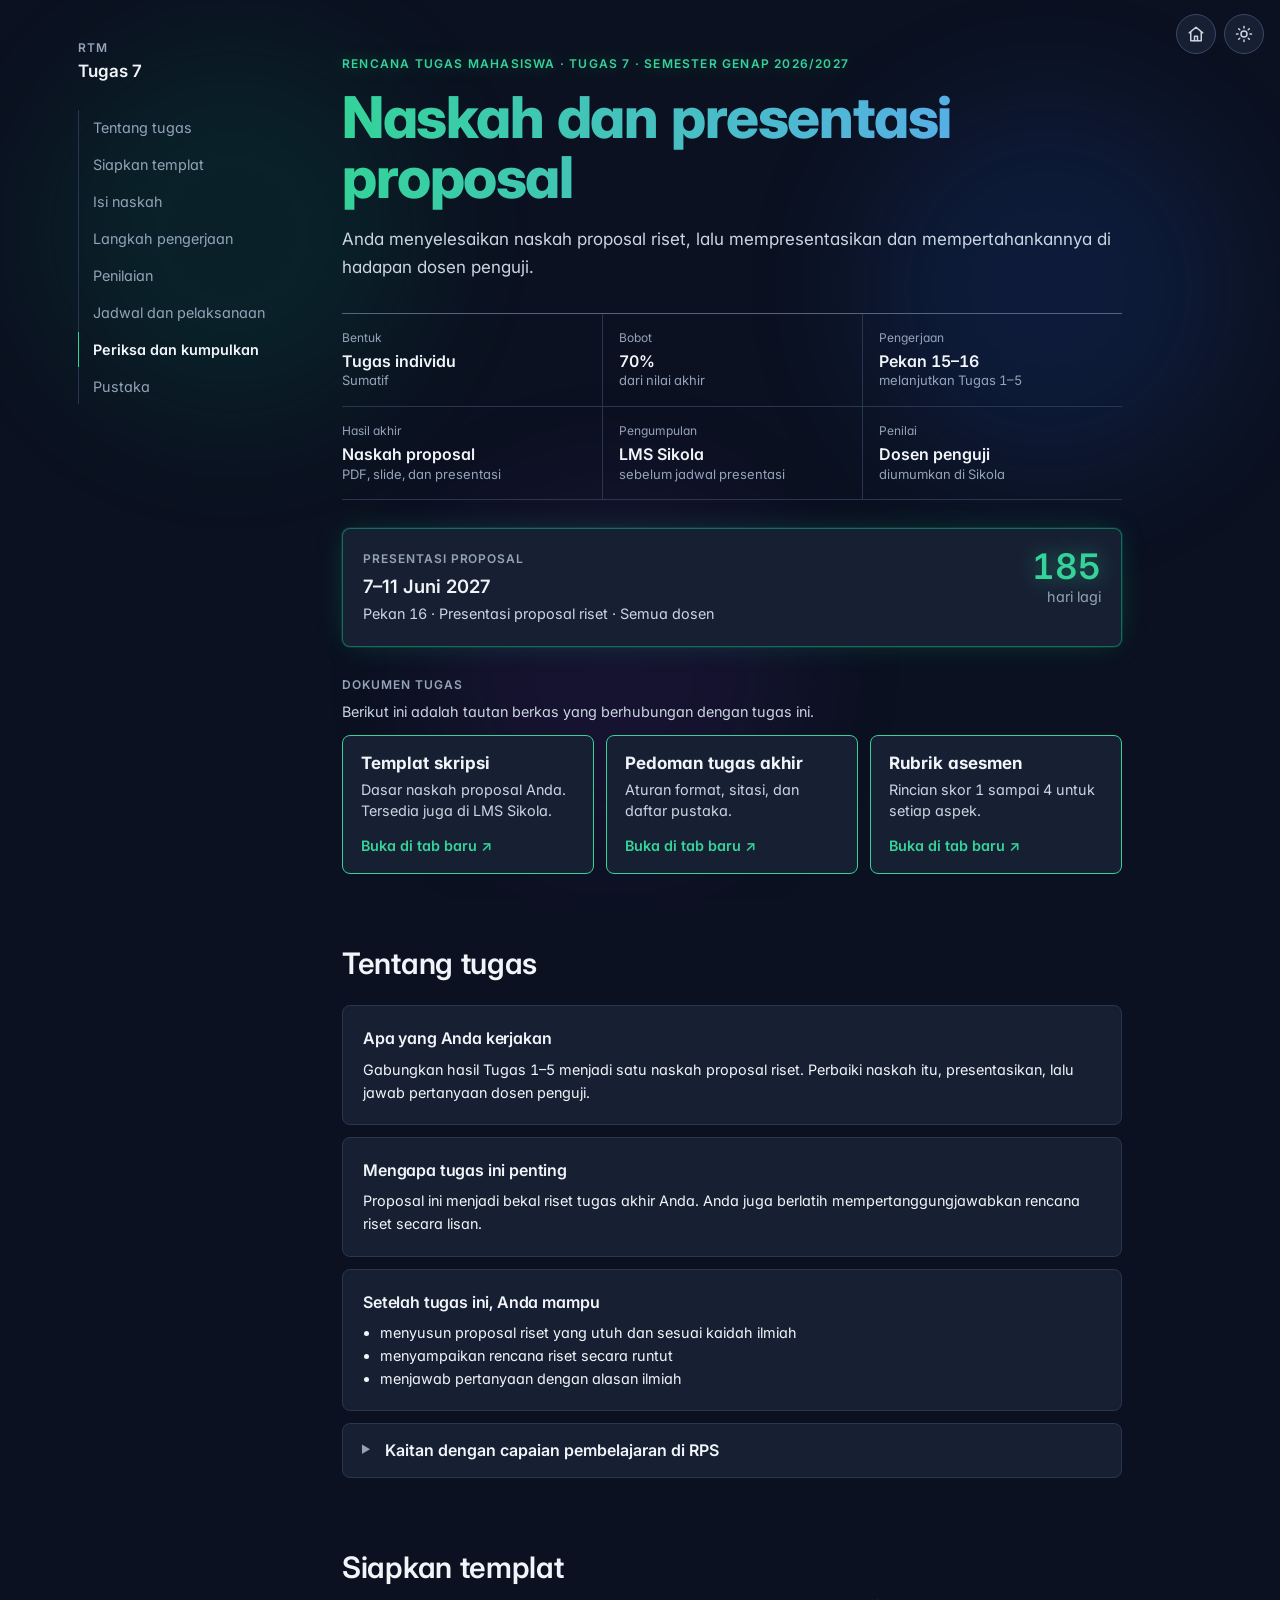
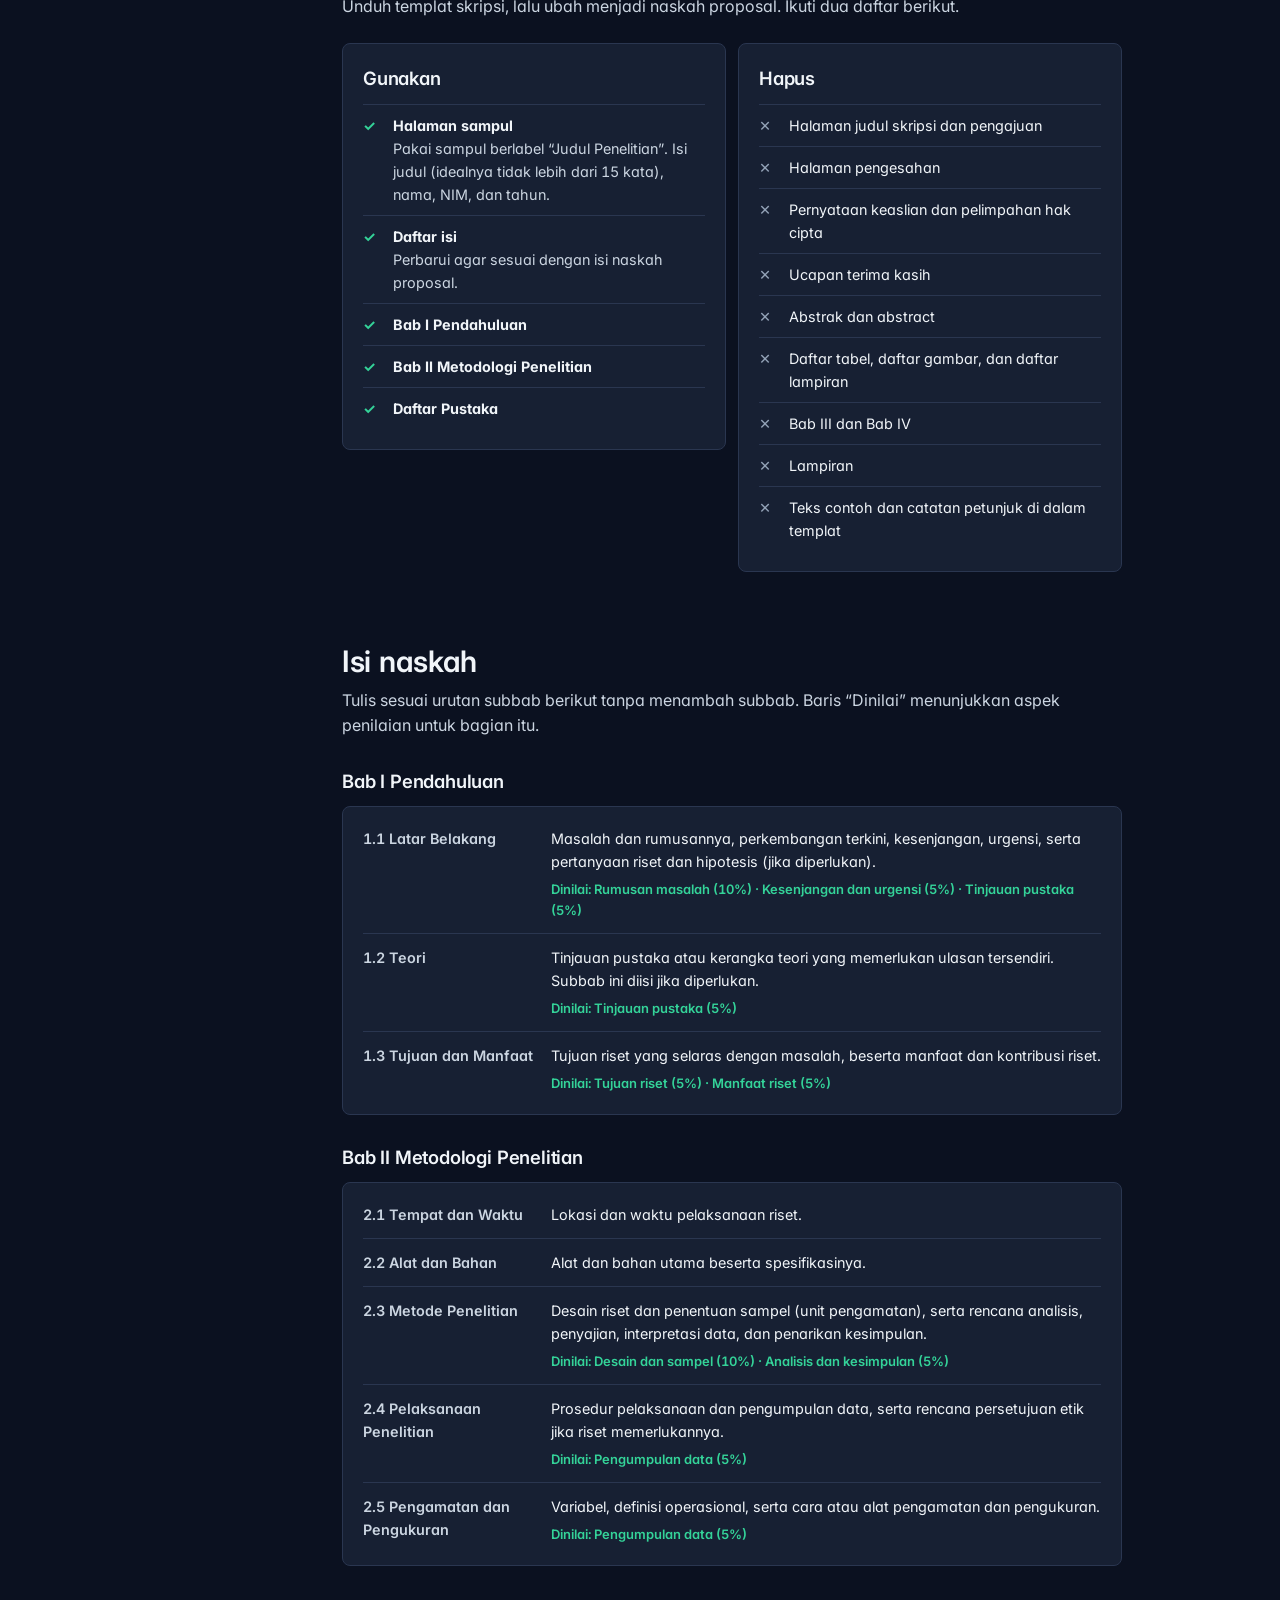
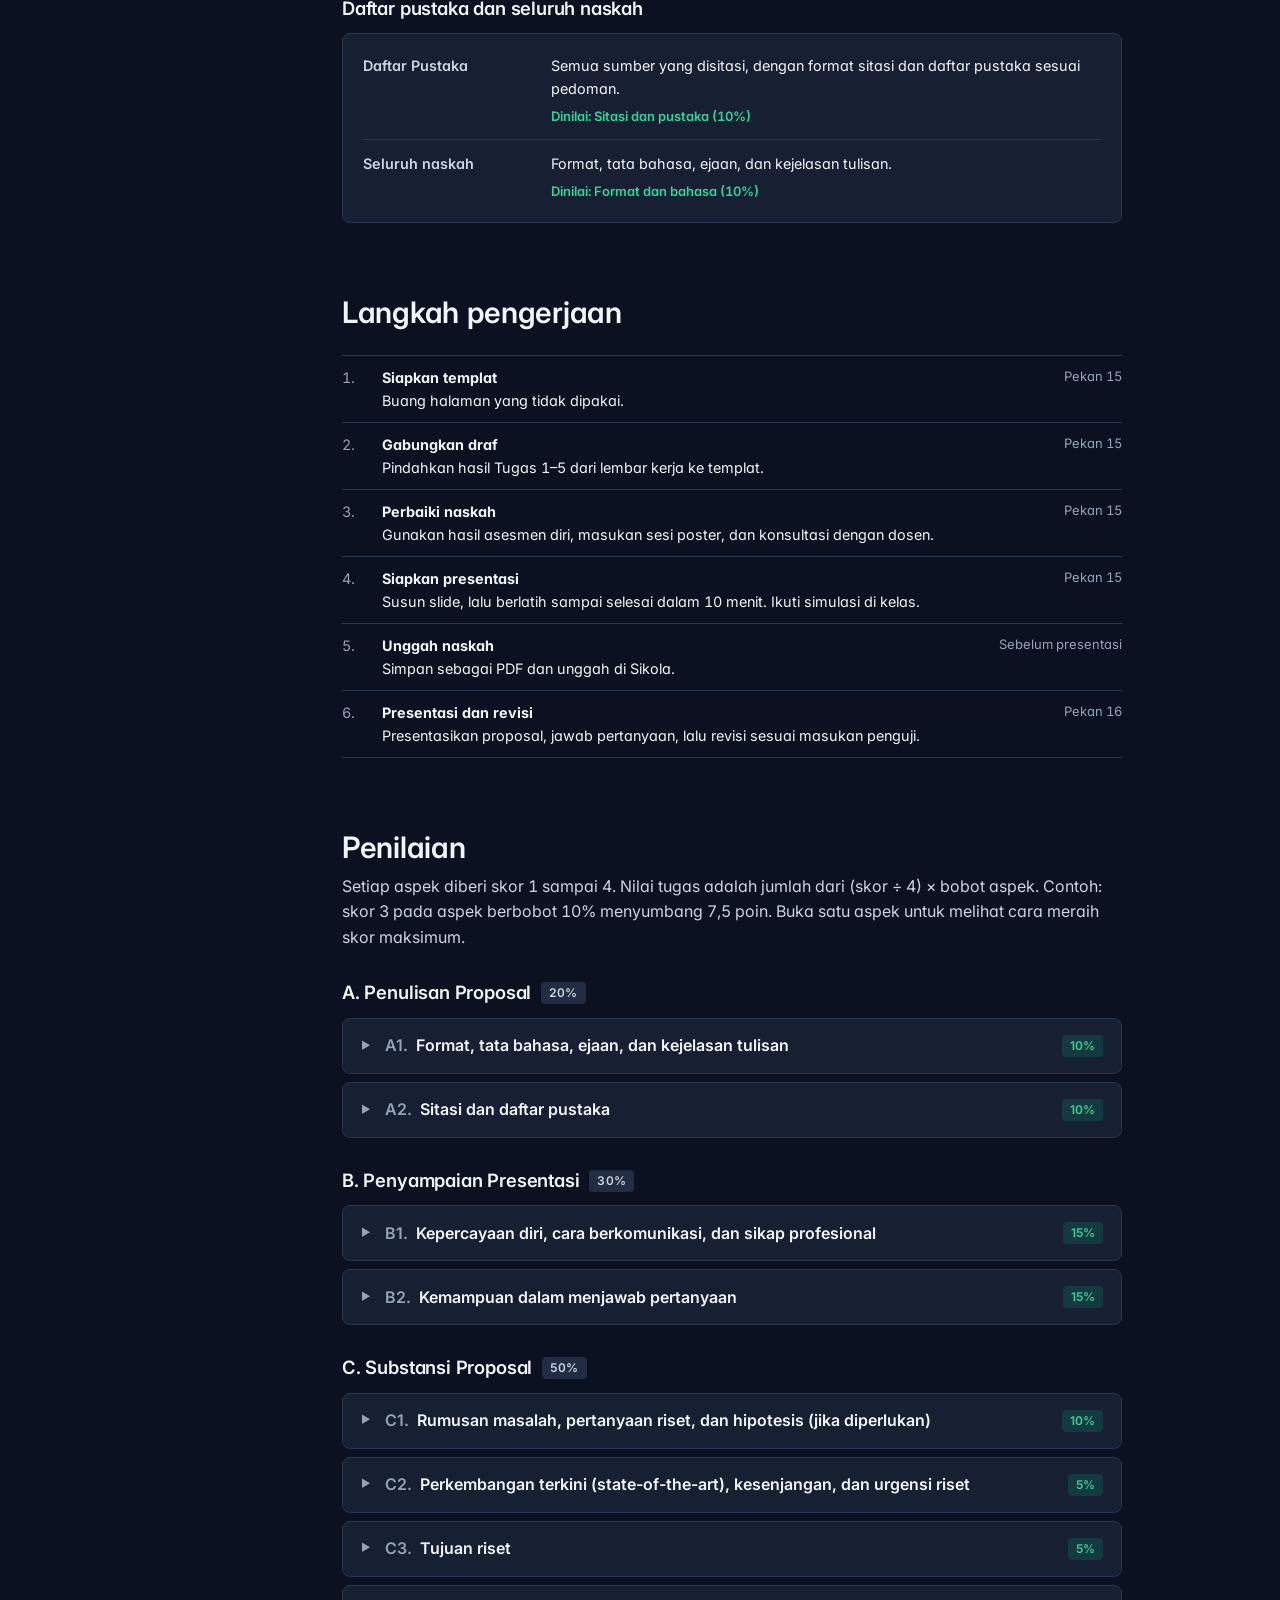
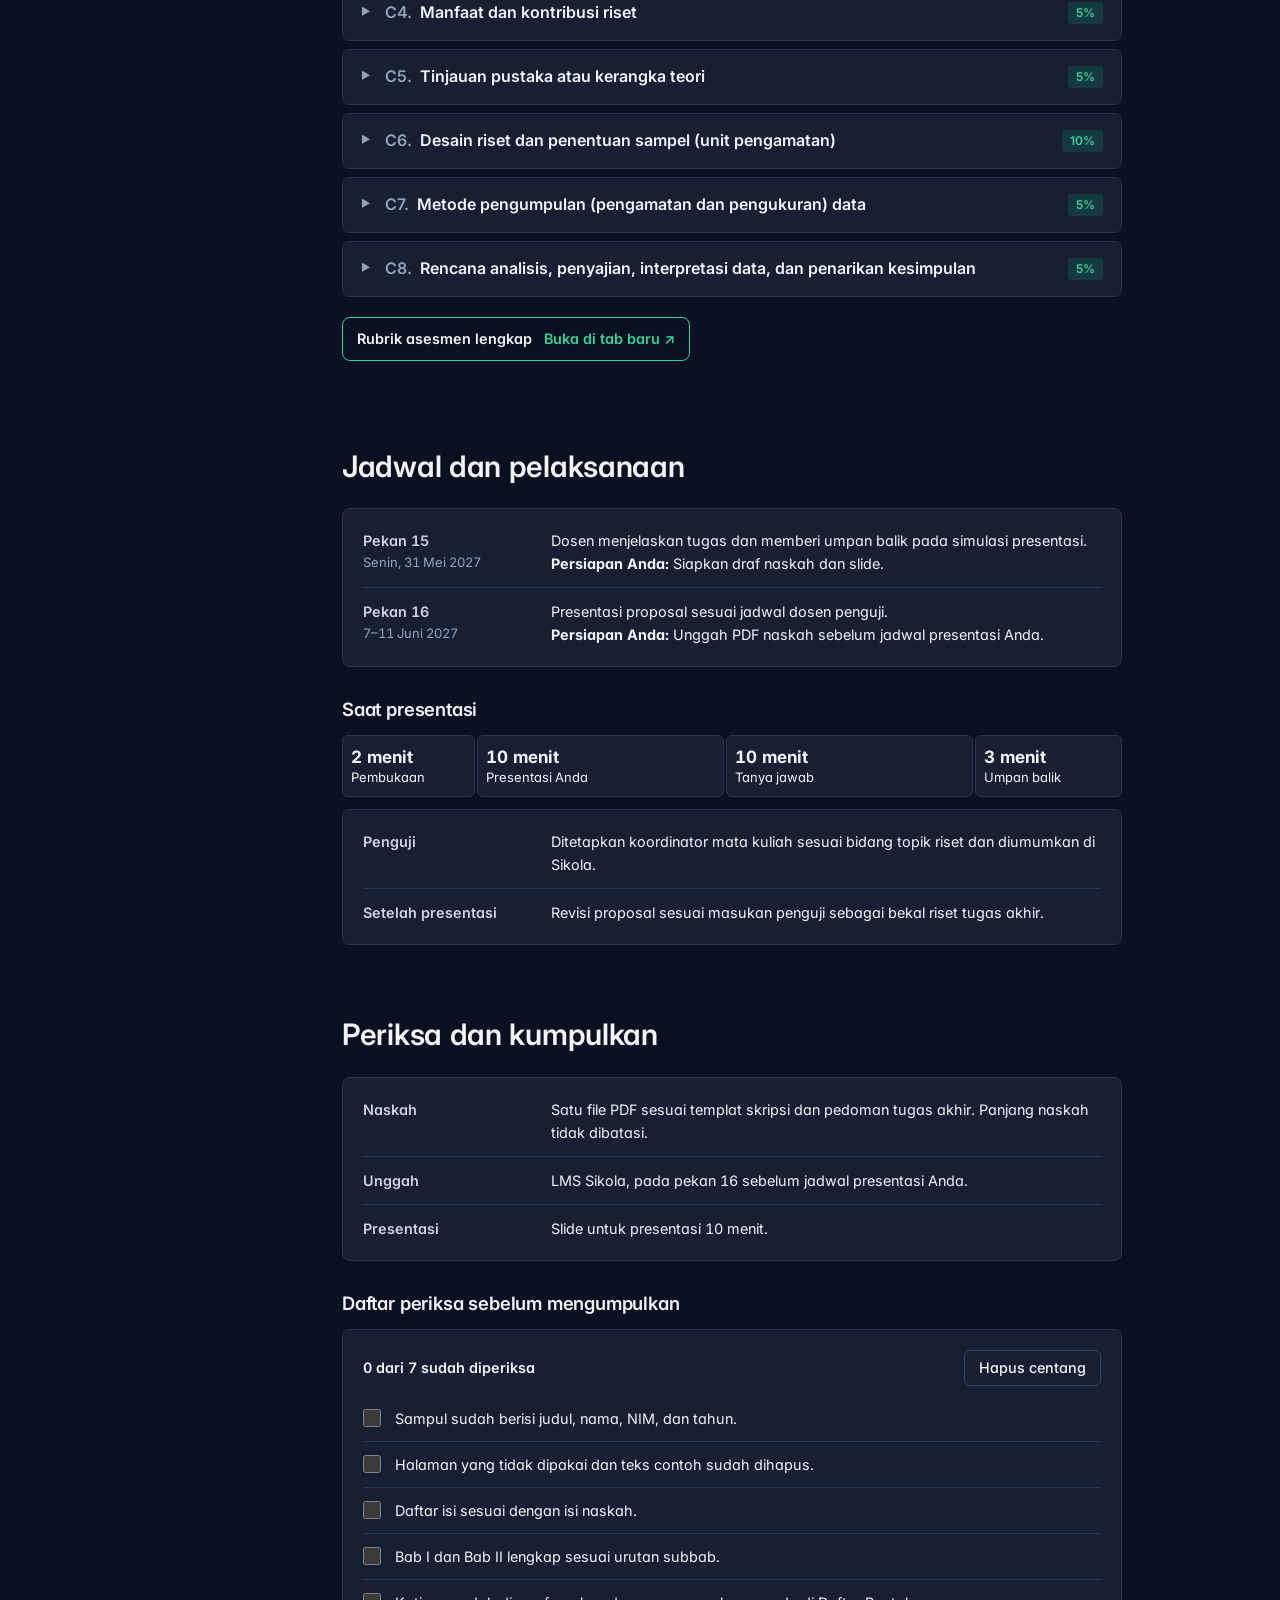
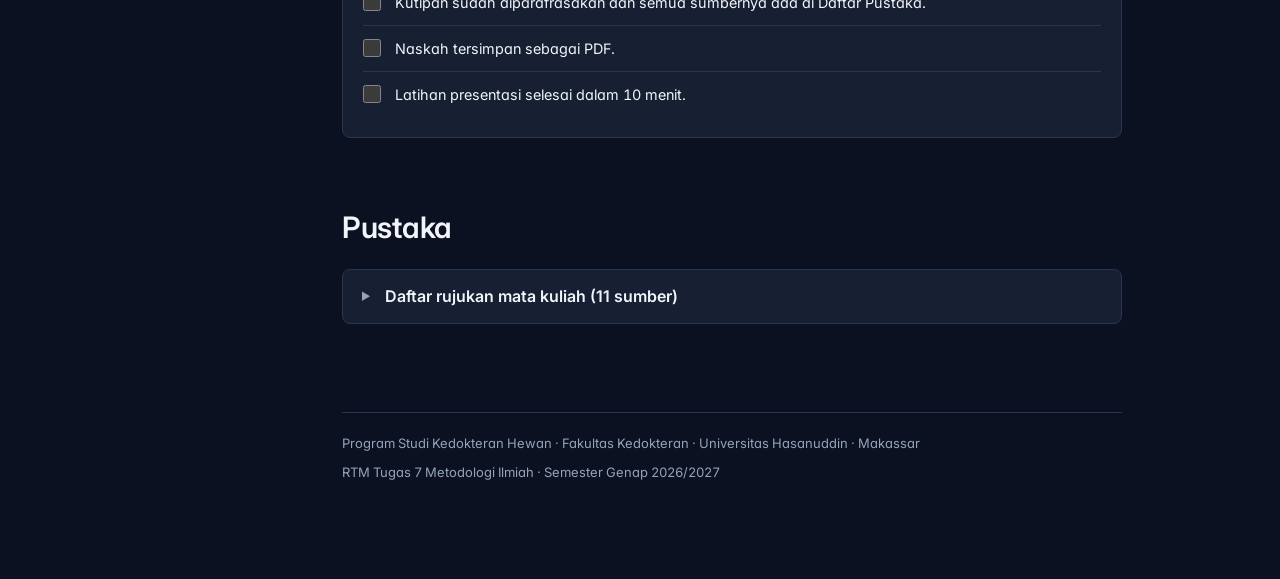
<file: rtm-proposal.html>
<!DOCTYPE html>
<html lang="id">
<head>
<meta charset="utf-8">
<meta name="viewport" content="width=device-width, initial-scale=1">
<title>RTM Tugas 7: Naskah dan presentasi proposal · Metodologi Ilmiah</title>
<meta name="description" content="Rencana Tugas Mahasiswa untuk naskah dan presentasi proposal, mata kuliah Metodologi Ilmiah, Universitas Hasanuddin.">
<link rel="icon" href="data:image/svg+xml,%3Csvg xmlns='http://www.w3.org/2000/svg' viewBox='0 0 32 32'%3E%3Crect width='32' height='32' rx='6' fill='%23059669'/%3E%3Ctext x='16' y='22' font-family='Inter,Arial,sans-serif' font-weight='700' font-size='17' fill='%23fff' text-anchor='middle'%3EMI%3C/text%3E%3C/svg%3E">
<script>
/* Tema: dibaca sebelum halaman digambar agar tidak berkedip (kunci sama dengan RPS) */
(function () {
  var t = null;
  try { t = localStorage.getItem("mi-tema"); } catch (e) {}
  document.documentElement.dataset.theme = t === "light" ? "light" : "dark";
})();
</script>
<link rel="preconnect" href="https://fonts.googleapis.com">
<link rel="preconnect" href="https://fonts.gstatic.com" crossorigin>
<link href="https://fonts.googleapis.com/css2?family=Inter:wght@400;500;600;700;800&display=swap" rel="stylesheet">

<!--
╔══════════════════════════════════════════════════════════════════════╗
║  CARA MEMPERBARUI RTM                                                  ║
║  1. Objek RPS adalah salinan dari rps.html. Jika RPS berubah, salin    ║
║     ulang seluruh blok "const RPS = { ... };". Tanggal mengikuti RPS.  ║
║  2. Objek RTM berisi ketentuan tugas dan salinan indikator rubrik.     ║
║     Jika rubrik berubah, perbarui juga RTM.rubrik_isi.                 ║
╚══════════════════════════════════════════════════════════════════════╝
-->
<script>
/* ── Salinan data RPS (dari rps.html) ─────────────────────────────── */
const RPS = {

  meta: {
    namaMK: "Metodologi Ilmiah",
    kode: "23C03112802",
    sksTeori: 2,
    sksPraktik: 0,
    semester: "IV",
    sifat: "Mata Kuliah Wajib",
    periode: "Semester Genap",
    tahunAkademik: "2026/2027",
    angkatan: "2025",
    prasyarat: ["Biostatistika"],
    tanggalPenyusunan: "2024-03-10",  // format TTTT-BB-HH
    tanggalRevisi: "2026-11-22",
    prodi: "Program Studi Kedokteran Hewan",
    fakultas: "Fakultas Kedokteran",
    universitas: "Universitas Hasanuddin",
    kota: "Makassar",
    otorisasi: {
      pengembang: "drh. Rian Hari Suharto, M.Sc.",
      koordinator: "drh. Rian Hari Suharto, M.Sc.",
      ketuaProdi: "Prof. Dr. drh. Dwi Kesuma Sari, APVet."
    }
  },

  /* Jadwal. Tanggal pertemuan pekan 1–16 dihitung dari tanggal mulai.
     lewatiPekanLibur: jika kelima hari kerja dalam satu pekan libur semua,
     pekan itu otomatis dilewati (menjadi pekan jeda).
     pekanJeda: tanggal mana saja di pekan yang ingin dilewati secara manual. */
  jadwal: {
    mulai: "2027-02-15",
    jamMulai: "07.30",
    jamSelesai: "09.10",
    zonaWaktu: "WITA",
    ruang: "",                        // contoh: "Student Center"
    lewatiPekanLibur: true,
    pekanJeda: []
  },

  /* Libur nasional dan cuti bersama di rentang semester.
     Sumber: SKB Menteri Agama, Menteri Ketenagakerjaan, dan Menteri PANRB
     Nomor 1205, 3, 2 Tahun 2026. Tanggal Idulfitri dan Iduladha
     mengikuti Keputusan Menteri Agama. */
  libur: [
    { tanggal: "2027-03-08", nama: "Hari Suci Nyepi", jenis: "Libur nasional" },
    { tanggal: "2027-03-09", nama: "Idulfitri 1448 H", jenis: "Cuti bersama" },
    { tanggal: "2027-03-10", nama: "Idulfitri 1448 H", jenis: "Libur nasional" },
    { tanggal: "2027-03-11", nama: "Idulfitri 1448 H", jenis: "Libur nasional" },
    { tanggal: "2027-03-12", nama: "Idulfitri 1448 H", jenis: "Cuti bersama" },
    { tanggal: "2027-03-15", nama: "Idulfitri 1448 H", jenis: "Cuti bersama" },
    { tanggal: "2027-03-25", nama: "Wafat Yesus Kristus", jenis: "Cuti bersama" },
    { tanggal: "2027-03-26", nama: "Wafat Yesus Kristus", jenis: "Libur nasional" },
    { tanggal: "2027-05-06", nama: "Kenaikan Yesus Kristus", jenis: "Libur nasional" },
    { tanggal: "2027-05-17", nama: "Iduladha 1448 H", jenis: "Libur nasional" },
    { tanggal: "2027-05-18", nama: "Iduladha 1448 H", jenis: "Cuti bersama" },
    { tanggal: "2027-05-19", nama: "Waisak 2571 BE", jenis: "Cuti bersama" },
    { tanggal: "2027-05-20", nama: "Waisak 2571 BE", jenis: "Libur nasional" },
    { tanggal: "2027-06-01", nama: "Hari Lahir Pancasila", jenis: "Libur nasional" }
  ],
  sumberLibur: "SKB Menteri Agama, Menteri Ketenagakerjaan, dan Menteri PANRB Nomor 1205, 3, 2 Tahun 2026. Tanggal Idulfitri dan Iduladha mengikuti Keputusan Menteri Agama.",

  /* Tim pengajar. Kode dipakai di jadwal per pekan. Nomor telepon sengaja tidak dicantumkan. */
  dosen: [
    { kode: "RHS", nama: "drh. Rian Hari Suharto, M.Sc.", peran: "Koordinator" },
    { kode: "DKS", nama: "Prof. Dr. drh. Dwi Kesuma Sari, APVet.", peran: "" },
    { kode: "FYP", nama: "Dr. drh. Fika Yuliza Purba, M.Sc.", peran: "" },
    { kode: "AWJ", nama: "Abdul Wahid Jamaluddin, S.Farm., M.Farm., Apt.", peran: "" },
    { kode: "BY",  nama: "drh. Baso Yusuf, M.Sc.", peran: "" },
    { kode: "KDK", nama: "drh. Kadek Dian Krisna Putri K., M.Sc.", peran: "" },
    { kode: "AMK", nama: "drh. Anjani Marisa Kartikasari, M.Si.", peran: "" }
  ],

  deskripsi: "Metodologi Ilmiah adalah mata kuliah wajib 2 sks pada semester IV Program Studi S1 Kedokteran Hewan. Mata kuliah ini melatih mahasiswa menelaah karya ilmiah kedokteran hewan secara sistematis, lalu menerapkan hasil telaah itu untuk menyusun dan mengomunikasikan proposal riset. Bahan kajian meliputi etika riset dan integritas akademik, termasuk penggunaan kecerdasan buatan generatif secara bertanggung jawab; penelusuran dan pengelolaan literatur; serta telaah bagian pendahuluan, metode, hasil, pembahasan, dan kesimpulan artikel riset. Pembelajaran memakai pendekatan berbasis kasus dan berbasis proyek. Proyek semester berupa proposal riset yang dikembangkan secara bertahap. Mahasiswa menetapkan topik, menyusun draf pendahuluan dan metode, lalu menyajikan artikel riset terpublikasi yang relevan dengan topiknya sebagai poster. Pada akhir semester, setiap mahasiswa mempertahankan proposal risetnya di hadapan dosen penguji yang ditetapkan sesuai bidang topik riset.",

  bahanKajian: [
    "Ilmu, riset, dan metodologi ilmiah",
    "Etika riset dan integritas akademik",
    "Kemajuan riset dalam ilmu kedokteran hewan",
    "Penelusuran dan pengelolaan literatur",
    "Perangkat lunak yang mendukung riset",
    "Telaah artikel riset dan teknik sitasi",
    "State-of-the-art, rumusan masalah, dan pertanyaan riset",
    "Desain riset, variabel, pengukuran, dan analisis data",
    "Penyajian data, hasil, pembahasan, dan penarikan kesimpulan",
    "Penyajian artikel riset melalui poster dan proposal riset melalui presentasi lisan"
  ],

  /* Teks CPL mengikuti dokumen kurikulum prodi. Jangan diubah di RPS. */
  cpl: [
    { kode: "CPL-1", teks: "Mampu menunjukkan sikap bertanggung jawab, mandiri, disiplin, kreatif, dan profesional berdasarkan nilai ketuhanan dan kemanusiaan yang memiliki semangat kolaboratif dan kewirausahaan di bidang keahliannya." },
    { kode: "CPL-5", teks: "Mampu mengelola, mengendalikan, dan mengembangkan sumber daya yang berkaitan dengan kesehatan hewan dan kesehatan masyarakat veteriner." },
    { kode: "CPL-7", teks: "Mampu mengambil keputusan secara tepat, mengembangkan jaringan kerja, bertanggung jawab atas pencapaian hasil kerja, dan melakukan proses evaluasi diri dalam konteks penyelesaian masalah di bidang keahliannya berdasarkan hasil analisis informasi dan data." },
    { kode: "CPL-9", teks: "Mampu menggali dan bertukar informasi secara verbal dan nonverbal mengenai kesehatan hewan dengan klien dan pasien, masyarakat, kolega, dan profesi lainnya, serta mampu mengembangkan penelitian di bidang kedokteran hewan dan pelayanan berbasis bukti melalui kolaborasi." }
  ],

  /* Setiap CPMK dan Sub-CPMK memakai satu kata kerja operasional. */
  cpmk: [
    { kode: "CPMK-1", cpl: "CPL-1", teks: "Mahasiswa mampu menerapkan prinsip etika riset dan integritas akademik dalam penyusunan proposal riset." },
    { kode: "CPMK-2", cpl: "CPL-5", teks: "Mahasiswa mampu menganalisis literatur ilmiah sebagai landasan riset kedokteran hewan." },
    { kode: "CPMK-3", cpl: "CPL-7", teks: "Mahasiswa mampu mengevaluasi komponen karya ilmiah kedokteran hewan secara sistematis sebagai dasar penyusunan proposal riset." },
    { kode: "CPMK-4", cpl: "CPL-9", teks: "Mahasiswa mampu mengomunikasikan karya ilmiah kedokteran hewan secara tertulis dan lisan sesuai kaidah akademik." }
  ],

  /* asesmen: "kasus" | "masalah" | "proyek" (lihat JENIS_ASESMEN di bawah)
     Urutan Sub-CPMK mengikuti urutan pekan; tidak ada Sub-CPMK yang lompat pekan. */
  subcpmk: [
    { kode: "Sub-CPMK-1", cpmk: "CPMK-1", bobot: 3,  asesmen: "kasus",   metode: ["SGD", "CBL"],
      teks: "Mahasiswa mampu menerapkan prinsip etika riset dan integritas akademik dalam penyusunan proposal riset.",
      indikator: "Ketepatan menjawab soal kasus tentang prinsip etika riset, integritas akademik, persetujuan etik riset yang menggunakan hewan, dan penggunaan kecerdasan buatan generatif secara bertanggung jawab.",
      teknik: "Tes tertulis (kuis di LMS Sikola)" },
    { kode: "Sub-CPMK-2", cpmk: "CPMK-2", bobot: 3,  asesmen: "kasus",   metode: ["SGD", "CBL", "PjBL"],
      teks: "Mahasiswa mampu menganalisis tren riset kedokteran hewan melalui penelusuran dan pengelolaan literatur ilmiah yang relevan dan mutakhir.",
      indikator: "Ketepatan menjawab soal tentang jenis riset dan tingkat buktinya, tren riset kedokteran hewan, strategi penelusuran literatur, pengelolaan referensi, gaya sitasi, dan interpretasi laporan kesamaan teks.",
      teknik: "Tes tertulis (kuis di LMS Sikola)" },
    { kode: "Sub-CPMK-3", cpmk: "CPMK-2", bobot: 3,  asesmen: "kasus",   metode: ["SGD", "CBL", "PjBL"],
      teks: "Mahasiswa mampu mengidentifikasi kesenjangan riset pada topik pilihannya berdasarkan analisis artikel riset kedokteran hewan.",
      indikator: "Ketepatan menjawab soal telaah artikel riset dengan kerangka PICO/PECO, daftar periksa CASP, dan pedoman pelaporan riset, serta identifikasi kesenjangan riset.",
      teknik: "Tes tertulis (kuis di LMS Sikola)" },
    { kode: "Sub-CPMK-4", cpmk: "CPMK-3", bobot: 4,  asesmen: "kasus",   metode: ["SGD", "CBL", "PjBL"],
      teks: "Mahasiswa mampu mengevaluasi pendahuluan artikel riset sebagai dasar penyusunan pendahuluan proposal riset.",
      indikator: "Ketepatan menilai state-of-the-art, rumusan masalah, pertanyaan riset, dan alur logis pendahuluan pada soal kasus artikel riset.",
      teknik: "Tes tertulis (kuis di LMS Sikola)" },
    { kode: "Sub-CPMK-5", cpmk: "CPMK-3", bobot: 5,  asesmen: "kasus",   metode: ["SGD", "CBL", "PjBL"],
      teks: "Mahasiswa mampu mengevaluasi metode riset yang mencakup desain, variabel, penarikan sampel, instrumen, dan analisis data sebagai dasar penyusunan metode proposal riset.",
      indikator: "Ketepatan menilai desain, variabel, perancu, teknik penarikan sampel, instrumen, dan kesesuaian uji statistik pada soal kasus artikel riset.",
      teknik: "Tes tertulis (kuis di LMS Sikola)" },
    { kode: "Sub-CPMK-6", cpmk: "CPMK-3", bobot: 2,  asesmen: "kasus",   metode: ["SGD", "CBL", "PjBL"],
      teks: "Mahasiswa mampu mengevaluasi penyajian data, hasil, pembahasan, dan kesimpulan artikel riset sebagai dasar perencanaan penyajian data proposal riset.",
      indikator: "Ketepatan menilai penyajian tabel dan grafik, hasil, pembahasan, dan keselarasan kesimpulan dengan tujuan pada soal kasus artikel riset.",
      teknik: "Tes tertulis (kuis di LMS Sikola)" },
    { kode: "Sub-CPMK-7", cpmk: "CPMK-4", bobot: 10, asesmen: "proyek",  metode: ["PjBL"],
      teks: "Mahasiswa mampu menyajikan artikel riset terpublikasi yang relevan dengan topik proposal dalam bentuk poster ilmiah sesuai standar akademik.",
      indikator: "Relevansi artikel dengan topik proposal, ketepatan merangkum latar belakang, tujuan, metode, hasil, dan kesimpulan, ketepatan menjelaskan manfaat artikel bagi proposal, kualitas gambar dan diagram, kelengkapan sitasi sumber, keterbacaan tata letak, serta ketepatan penjelasan saat sesi poster.",
      teknik: "Unjuk kerja" },
    { kode: "Sub-CPMK-8", cpmk: "CPMK-4", bobot: 70, asesmen: "proyek",  metode: ["PjBL"],
      teks: "Mahasiswa mampu mempertahankan proposal riset dalam presentasi lisan sesuai kaidah ilmiah.",
      indikator: "Kualitas naskah proposal, kelengkapan dan ketepatan unsur proposal riset, penyampaian presentasi, dan ketepatan jawaban atas pertanyaan penguji sesuai rubrik asesmen naskah dan presentasi proposal riset.",
      teknik: "Unjuk kerja" }
  ],

  /* Pengaturan bersama untuk setiap pertemuan (bisa ditimpa per pekan). */
  bawaanPertemuan: {
    bentuk: "Kuliah",
    formatif: ["Umpan balik", "kuis interaktif di kelas"],
    kriteria: "Skor kuis di LMS Sikola",
    waktu: { terbimbing: "2 × 50 menit", terstruktur: "2 × 60 menit", mandiri: "2 × 60 menit" }
  },

  /* Jadwal per pekan. Urutan pekan 1–16. dosen: daftar kode, atau "semua".
     sepekan: true berarti kegiatan berlangsung sepanjang pekan (misalnya presentasi).
     formatif: isi untuk menimpa bentuk asesmen formatif bawaan pada pekan tertentu.
     tanggalPengganti: isi jika pertemuan jatuh pada hari libur dan sudah ada jadwal pengganti. */
  pertemuan: [
    { pekan: 1,  sub: "Sub-CPMK-1", dosen: ["RHS"], topik: "Pengantar metodologi ilmiah",
      materi: ["Ilmu pengetahuan, riset, dan metodologi ilmiah", "Hakikat riset ilmiah di bidang kedokteran hewan", "Struktur umum proposal riset", "Proposal riset sebagai proyek semester", "Prinsip penggunaan kecerdasan buatan generatif dalam penulisan ilmiah"] },
    { pekan: 2,  sub: "Sub-CPMK-1", dosen: ["DKS"], topik: "Etika riset",
      materi: ["Prinsip dasar etika riset", "Integritas akademik dan plagiarisme", "Konflik kepentingan dalam riset", "Persetujuan etik (ethical clearance) dan etika riset yang menggunakan hewan"] },
    { pekan: 3,  sub: "Sub-CPMK-2", dosen: ["FYP"], topik: "Riset kedokteran hewan",
      formatif: ["Asesmen diri Tugas 1 dengan lembar kerja", "kuis interaktif di kelas"],
      materi: ["Kedokteran hewan berbasis bukti dan piramida bukti", "Jenis-jenis riset di bidang kedokteran hewan", "Tren riset terkini dalam ilmu kedokteran hewan", "Menu topik riset dari setiap bidang"] },
    { pekan: 4,  sub: "Sub-CPMK-2", dosen: ["FYP"], topik: "Penelusuran literatur",
      formatif: ["Asesmen diri Tugas 1 dengan lembar kerja", "kuis interaktif di kelas"],
      materi: ["Strategi penelusuran literatur ilmiah", "Pangkalan data ilmiah dan teknik penelusuran", "Identifikasi literatur yang relevan dan mutakhir", "Evaluasi kualitas penyedia sumber ilmiah"] },
    { pekan: 5,  sub: "Sub-CPMK-2", dosen: ["AWJ"], topik: "Manajemen sitasi dan deteksi kesamaan teks",
      formatif: ["Asesmen diri Tugas 1 dengan lembar kerja", "kuis interaktif di kelas"],
      materi: ["Penggunaan perangkat manajemen referensi", "Konsistensi gaya sitasi", "Perangkat deteksi kesamaan teks dan interpretasi laporan similarity index"] },
    { pekan: 6,  sub: "Sub-CPMK-3", dosen: ["KDK"], topik: "Telaah artikel dan kesenjangan riset",
      formatif: ["Asesmen diri Tugas 2 dengan lembar kerja", "kuis interaktif di kelas"],
      materi: ["Struktur artikel riset", "Telaah artikel riset dengan kerangka PICO/PECO dan daftar periksa CASP", "Pedoman pelaporan riset veteriner: ARRIVE 2.0, STROBE-Vet, dan REFLECT", "Identifikasi kesenjangan riset dan penetapan topik", "Teknik sitasi dan parafrase akademik"] },
    { pekan: 7,  sub: "Sub-CPMK-4", dosen: ["AWJ"], topik: "Pendahuluan",
      formatif: ["Asesmen diri Tugas 3 dengan lembar kerja", "kuis interaktif di kelas"],
      materi: ["Tema, topik, dan judul riset", "State-of-the-art dan relevansi riset", "Rumusan masalah dan pertanyaan riset", "Koherensi dan alur logis pendahuluan"] },
    { pekan: 8,  sub: "Sub-CPMK-5", dosen: ["BY"], topik: "Metode: desain dan variabel",
      formatif: ["Asesmen diri Tugas 4 dengan lembar kerja", "kuis interaktif di kelas"],
      materi: ["Jenis riset (deskriptif, observasional, eksperimental, kualitatif, dsb.)", "Desain riset (potong lintang, rancangan acak lengkap, uji acak terkendali, dsb.)", "Identifikasi dan definisi variabel", "Validitas dan reliabilitas pengukuran", "Pengendalian perancu"] },
    { pekan: 9,  sub: "Sub-CPMK-5", dosen: ["BY"], topik: "Metode: populasi, sampel, dan instrumen",
      formatif: ["Asesmen diri Tugas 4 dengan lembar kerja", "kuis interaktif di kelas"],
      materi: ["Populasi target dan sampel dalam riset veteriner", "Teknik penarikan sampel", "Instrumen pengumpulan data"] },
    { pekan: 10, sub: "Sub-CPMK-5", dosen: ["RHS"], topik: "Metode: analisis data",
      formatif: ["Asesmen diri Tugas 4 dengan lembar kerja", "kuis interaktif di kelas"],
      materi: ["Kesesuaian metode analisis dengan pertanyaan riset", "Kesesuaian uji statistik dengan jenis data", "Asumsi uji statistik dan interpretasi hasil", "Kesalahan umum dalam analisis data"] },
    { pekan: 11, sub: "Sub-CPMK-6", dosen: ["RHS"], topik: "Penyajian dan visualisasi data",
      formatif: ["Asesmen diri Tugas 5 dengan lembar kerja", "kuis interaktif di kelas"],
      materi: ["Prinsip penyajian data dalam tabel dan grafik", "Pemilihan bentuk visualisasi sesuai jenis data", "Kesalahan umum dalam visualisasi data ilmiah", "Kerangka tabel (dummy table) untuk proposal riset"] },
    { pekan: 12, sub: "Sub-CPMK-6", dosen: ["AMK"], topik: "Hasil, pembahasan, dan kesimpulan",
      formatif: ["Asesmen diri Tugas 5 dengan lembar kerja", "kuis interaktif di kelas"],
      materi: ["Perbedaan hasil dan pembahasan", "Struktur penulisan hasil", "Strategi pembahasan berbasis literatur", "Keselarasan tujuan dan kesimpulan riset", "Penarikan kesimpulan ilmiah"] },
    { pekan: 13, sub: "Sub-CPMK-7", dosen: ["KDK"], topik: "Poster artikel ilmiah", kriteria: "Unjuk kerja dinilai dengan rubrik",
      materi: ["Kriteria pemilihan artikel riset", "Struktur poster artikel riset", "Prinsip desain grafis akademik", "Penyajian metode dan hasil dalam diagram alur, tabel, dan grafik", "Sitasi sumber dan izin penggunaan gambar", "Standar presentasi poster ilmiah"] },
    { pekan: 14, sub: "Sub-CPMK-7", dosen: "semua", topik: "Presentasi poster artikel ilmiah", bentuk: "Seminar", kriteria: "Unjuk kerja dinilai dengan rubrik",
      formatif: ["Umpan balik dosen tim pengajar"],
      materi: ["Presentasi poster artikel riset di hadapan dosen tim pengajar", "Asesmen poster oleh dosen tim pengajar", "Umpan balik tentang keterkaitan artikel dengan proposal"] },
    { pekan: 15, sub: "Sub-CPMK-8", dosen: ["AMK"], topik: "Strategi presentasi ilmiah", kriteria: "Unjuk kerja dinilai dengan rubrik",
      materi: ["Struktur presentasi proposal", "Teknik komunikasi akademik", "Manajemen waktu presentasi", "Teknik menjawab pertanyaan ilmiah"] },
    { pekan: 16, sub: "Sub-CPMK-8", dosen: "semua", topik: "Presentasi proposal riset", bentuk: "Seminar", sepekan: true, kriteria: "Unjuk kerja dinilai dengan rubrik",
      formatif: ["Umpan balik dosen penguji"],
      materi: ["Presentasi proposal riset di hadapan dosen penguji sesuai bidang topik", "Tanya jawab dengan dosen penguji", "Penilaian naskah dan presentasi proposal dengan rubrik"] }
  ],

  /* Rencana penugasan terstruktur: tahapan proyek proposal riset sepanjang semester.
     Tugas pekan 3–12 bersifat formatif: mahasiswa menilai diri dengan lembar kerja (lembar-kerja.html),
     tanpa bobot, dan berkonsultasi dengan dosen sesuai kebutuhan. Nilai sumatif proyek
     diberikan pada poster artikel (Sub-CPMK-7) dan naskah serta presentasi proposal final (Sub-CPMK-8).
     sifat: "formatif" | "sumatif". Bobot tugas sumatif diambil otomatis dari bobot Sub-CPMK-nya. */
  penugasan: [
    { judul: "Calon topik riset", pekan: [3, 4, 5], sub: "Sub-CPMK-2", sifat: "formatif",
      luaran: "Dua atau tiga calon topik, masing-masing dengan minimal lima artikel acuan yang tersimpan di perangkat manajemen referensi.",
      deskripsi: "Mahasiswa memilih calon topik dari menu topik setiap bidang, lalu menelusuri literatur untuk setiap calon topik." },
    { judul: "Topik final dan kesenjangan riset", pekan: [6], sub: "Sub-CPMK-3", sifat: "formatif",
      luaran: "Lembar topik berisi judul sementara, bidang, rumusan kesenjangan riset, dan tiga artikel kunci.",
      deskripsi: "Mahasiswa menetapkan satu topik berdasarkan kesenjangan riset yang ditemukan. Mahasiswa memasukkan topik final melalui activity choice di LMS Sikola. Dosen koordinator menetapkan dosen penguji berdasarkan bidang topik." },
    { judul: "Draf pendahuluan proposal", pekan: [7], sub: "Sub-CPMK-4", sifat: "formatif",
      luaran: "Draf pendahuluan berisi state-of-the-art, rumusan masalah, pertanyaan riset, tujuan, dan manfaat riset.",
      deskripsi: "Mahasiswa menerapkan hasil telaah pendahuluan artikel pada topiknya sendiri." },
    { judul: "Draf metode proposal", pekan: [8, 9, 10], sub: "Sub-CPMK-5", sifat: "formatif",
      luaran: "Draf metode berisi desain, variabel, populasi dan sampel, instrumen, rencana analisis data, dan rencana persetujuan etik.",
      deskripsi: "Mahasiswa menyusun draf metode secara bertahap mengikuti materi pekan 8–10." },
    { judul: "Rencana penyajian data", pekan: [11, 12], sub: "Sub-CPMK-6", sifat: "formatif",
      luaran: "Kerangka tabel dan rancangan grafik untuk data yang akan dikumpulkan.",
      deskripsi: "Mahasiswa merancang cara data riset akan disajikan dan dihubungkan dengan tujuan riset." },
    { judul: "Poster artikel ilmiah", pekan: [13, 14], sub: "Sub-CPMK-7", sifat: "sumatif",
      luaran: "Poster artikel riset terpublikasi yang dipresentasikan pada pekan 14.",
      deskripsi: "Mahasiswa memilih artikel riset asli dari jurnal nasional terakreditasi SINTA atau jurnal internasional bereputasi yang terindeks Scopus atau Web of Science. Artikel memuat gambar atau diagram dan relevan dengan topik proposalnya. Mahasiswa menyusun poster yang memuat isi utama artikel dan manfaatnya bagi proposal, lalu mempresentasikannya pada pekan 14. Poster mencantumkan sumber dan DOI artikel. Gambar asli digunakan sesuai lisensinya (misalnya CC BY) atau dengan izin penerbit." },
    { judul: "Naskah dan presentasi proposal", pekan: [15, 16], sub: "Sub-CPMK-8", sifat: "sumatif",
      luaran: "Naskah proposal riset final yang dikumpulkan sebelum presentasi.",
      deskripsi: "Mahasiswa memperbaiki naskah proposal berdasarkan hasil asesmen diri dan konsultasi, lalu mempertahankannya dalam presentasi lisan yang dinilai dengan rubrik asesmen naskah dan presentasi proposal riset." }
  ],

  /* Pustaka. Gaya Harvard (Cite Them Right): Nama belakang, Inisial. (Tahun) *Judul buku*.
     Disunting oleh (jika ada editor). Edisi. Kota: Penerbit. ISBN. Semua penulis dibalik, dipisah koma, "dan" sebelum penulis terakhir.
     Artikel jurnal: Nama belakang, Inisial. (Tahun) 'Judul artikel', *Nama jurnal*, volume(nomor), halaman. doi.
     Judul memakai huruf kapital di awal judul dan nama diri saja.
     Teks di antara dua tanda bintang ditampilkan miring, misalnya *Judul buku*. */
  pustaka: {
    utama: [
      "Hardani, Andriani, H., Ustiawaty, J., Utami, E.F., Istiqomah, R.R., Fardani, R.A., Sukmana, D.J. dan Auliya, N.H. (2020) *Metode penelitian kualitatif & kuantitatif*. Disunting oleh H. Abadi. Yogyakarta: Pustaka Ilmu. ISBN 978-623-7066-33-0.",
      "Hikmawati, F. (2017) *Metodologi penelitian*. Depok: Rajawali Pers. ISBN 978-602-425-141-3.",
      "Kothari, C.R. (2004) *Research methodology: methods and techniques*. 2nd rev. edn. New Delhi: New Age International. ISBN 978-81-224-2488-1.",
      "Kumar, R. (2011) *Research methodology: a step-by-step guide for beginners*. 3rd edn. London: SAGE. ISBN 978-1-84920-300-5.",
      "Nurhayati, D.A.W. (2020) *Research methodology*. Tulungagung: Akademia Pustaka. ISBN 978-623-6704-42-4.",
      "Sembiring, T.B., Irmawati, Sabir, M. dan Tjahyadi, I. (2023) *Buku ajar metodologi penelitian (teori dan praktik)*. Karawang: Saba Jaya Publisher. ISBN 978-623-09-7074-0."
    ],
    pendukung: [
      "Direktorat Pembelajaran dan Kemahasiswaan (2024) *Panduan penggunaan generative artificial intelligence (GenAI) pada pembelajaran di perguruan tinggi*. Jakarta: Direktorat Jenderal Pendidikan Tinggi, Riset, dan Teknologi, Kementerian Pendidikan, Kebudayaan, Riset, dan Teknologi.",
      "Dohoo, I., Martin, W. dan Stryhn, H. (2009) *Veterinary epidemiologic research*. 2nd edn. Charlottetown: VER Inc. ISBN 978-0-919013-60-5.",
      "Percie du Sert, N. dkk. (2020) 'The ARRIVE guidelines 2.0: updated guidelines for reporting animal research', *PLoS Biology*, 18(7), e3000410. doi:10.1371/journal.pbio.3000410.",
      "Petrie, A. dan Watson, P. (2013) *Statistics for veterinary and animal science*. 3rd edn. Chichester: Wiley-Blackwell. ISBN 978-0-470-67075-0.",
      "Universitas Hasanuddin (2023) *Pedoman tugas akhir mahasiswa Universitas Hasanuddin*. Makassar: Universitas Hasanuddin."
    ]
  },

  visi: "Menjadi Program Studi Kedokteran Hewan bereputasi yang menghasilkan dokter hewan humanis dan berbasis benua maritim Indonesia (BMI) dan potensi lokal.",
  misi: [
    "Menyelenggarakan strata akademik dan profesi bidang kedokteran hewan yang mempunyai kompetensi sesuai dengan OIE Day 1 Graduate Competencies.",
    "Menyelenggarakan penelitian di bidang kedokteran hewan yang inovatif, kompetitif, implementatif, dan kolaboratif.",
    "Menyelenggarakan pengabdian masyarakat dalam bidang kedokteran hewan berbasis pemberdayaan masyarakat.",
    "Menyelenggarakan tridarma perguruan tinggi berbasis satu kesehatan (one health)."
  ],
  profilLulusan: [
    { nama: "Profesional", teks: "Seseorang yang mampu menguasai teori dalam studi kedokteran hewan, mampu mengoperasikan media teknologi bidang kedokteran hewan, serta mampu berinteraksi dan bekerja sama antar-institusi dan lintas profesi." },
    { nama: "Pengambil keputusan", teks: "Seseorang yang mampu mengaplikasikan konsep kesehatan hewan untuk melindungi, mengamankan, dan menjamin kesehatan dan kesejahteraan hewan, manusia, dan lingkungan melalui pengendalian dan penanggulangan penyakit hewan dan zoonosis secara tepat berdasarkan peraturan perundang-undangan di bidang penyelenggaraan kesehatan hewan; dan mampu melakukan pengambilan keputusan tentang kesehatan hewan yang didasarkan pada hasil kajian regulasi kondisi sosial budaya masyarakat sesuai prinsip kolaborasi." },
    { nama: "Peneliti", teks: "Seseorang yang mampu melakukan penelitian dan tahapan-tahapan penelitian kedokteran hewan; mampu menerapkan ilmu penelitian kedokteran hewan dan pelayanan berbasis bukti; dan mampu menerapkan metode dan teknik penelitian menggunakan teknologi terbaru melalui kolaborasi penelitian antarinstitusi dan lintas profesi." },
    { nama: "Manajer dan pemimpin", teks: "Seseorang yang memiliki jiwa kepemimpinan dan kewirausahaan, mampu berkomunikasi, gigih, tangguh, dan bertanggung jawab pada pekerjaan secara mandiri maupun berkelompok, menghormati klien dan tim kerja, serta memiliki spiritualitas dan komitmen yang tinggi; serta mampu mengelola, mengendalikan, dan mengembangkan sumber daya yang berkaitan dengan kesehatan hewan." },
    { nama: "Konsultan", teks: "Seseorang yang memiliki etika dan moral yang tinggi, berjiwa mandiri, unggul, dan bertanggung jawab; mampu berkomunikasi medis secara efektif; mampu menerapkan pemikiran logis, kritis, sistematis dan inovatif; dan menguasai ilmu-ilmu kedokteran hewan." }
  ],

  /* Catatan untuk penyusun. Tampil di panel ?periksa, tidak terlihat oleh pembaca biasa. */
  catatanPenyusun: [
    "Peta analisis pembelajaran pada RPS 2026 berupa gambar dan perlu dibuat ulang mengikuti struktur Sub-CPMK yang baru.",
    "Bank soal kuis LMS Sikola (Sub-CPMK-1 sampai Sub-CPMK-6) belum tersedia.",
    "Tentukan mekanisme penilaian poster pekan 14: semua dosen menilai semua poster, atau setiap dosen menilai poster mahasiswa yang juga diujinya pada pekan 16.",
    "Bagian penugasan di RPS memuat ringkasan. Tugas 1–5 dipandu lembar kerja asesmen diri (lembar-kerja.html); instruksi, kriteria, dan rubrik Tugas 6 dan 7 disusun di dokumen RTM.",
    "Teks CPL, visi, misi, dan profil lulusan sengaja tidak diubah karena mengikuti dokumen kurikulum prodi.",
    "Periksa kembali nama Ketua Prodi dan tanggal penyusunan sebelum RPS disahkan."
  ]
};
</script>
<script>
/* ── Isi RTM ─────────────────────────────── */
const RTM = {
  "no": 7,
  "pekan": 16,
  "sub": "Sub-CPMK-8",
  "judul": "Naskah dan presentasi proposal",
  "rubrik": "rubrik-proposal.html",
  "labelTenggat": "Presentasi proposal",
  "ringkas": "Anda menyelesaikan naskah proposal riset, lalu mempresentasikan dan mempertahankannya di hadapan dosen penguji.",
  "fakta": [
    [
      "Bentuk",
      "Tugas individu",
      "Sumatif"
    ],
    [
      "Bobot",
      "70%",
      "dari nilai akhir"
    ],
    [
      "Pengerjaan",
      "Pekan 15–16",
      "melanjutkan Tugas 1–5"
    ],
    [
      "Hasil akhir",
      "Naskah proposal",
      "PDF, slide, dan presentasi"
    ],
    [
      "Pengumpulan",
      "LMS Sikola",
      "sebelum jadwal presentasi"
    ],
    [
      "Penilai",
      "Dosen penguji",
      "diumumkan di Sikola"
    ]
  ],
  "dokumen": [
    [
      "Templat skripsi",
      "Dasar naskah proposal Anda. Tersedia juga di LMS Sikola.",
      "https://drive.google.com/file/d/1rPHkQmi_NBurq10KB8b1Gqd56aPEKDb1/view"
    ],
    [
      "Pedoman tugas akhir",
      "Aturan format, sitasi, dan daftar pustaka.",
      "https://drive.google.com/file/d/1jLaoLgq83xNtqmUFr7gYslpMIJR_1rLp/view"
    ]
  ],
  "tentang": {
    "kerjakan": "Gabungkan hasil Tugas 1–5 menjadi satu naskah proposal riset. Perbaiki naskah itu, presentasikan, lalu jawab pertanyaan dosen penguji.",
    "manfaat": "Proposal ini menjadi bekal riset tugas akhir Anda. Anda juga berlatih mempertanggungjawabkan rencana riset secara lisan.",
    "mampu": [
      "menyusun proposal riset yang utuh dan sesuai kaidah ilmiah",
      "menyampaikan rencana riset secara runtut",
      "menjawab pertanyaan dengan alasan ilmiah"
    ]
  },
  "bagian": [
    {
      "id": "templat",
      "judul": "Siapkan templat",
      "pengantar": "Unduh templat skripsi, lalu ubah menjadi naskah proposal. Ikuti dua daftar berikut.",
      "tipe": "templat",
      "pakai": [
        [
          "Halaman sampul",
          "Pakai sampul berlabel “Judul Penelitian”. Isi judul (idealnya tidak lebih dari 15 kata), nama, NIM, dan tahun."
        ],
        [
          "Daftar isi",
          "Perbarui agar sesuai dengan isi naskah proposal."
        ],
        [
          "Bab I Pendahuluan",
          ""
        ],
        [
          "Bab II Metodologi Penelitian",
          ""
        ],
        [
          "Daftar Pustaka",
          ""
        ]
      ],
      "hapus": [
        "Halaman judul skripsi dan pengajuan",
        "Halaman pengesahan",
        "Pernyataan keaslian dan pelimpahan hak cipta",
        "Ucapan terima kasih",
        "Abstrak dan abstract",
        "Daftar tabel, daftar gambar, dan daftar lampiran",
        "Bab III dan Bab IV",
        "Lampiran",
        "Teks contoh dan catatan petunjuk di dalam templat"
      ]
    },
    {
      "id": "isi",
      "judul": "Isi naskah",
      "pengantar": "Tulis sesuai urutan subbab berikut tanpa menambah subbab. Baris “Dinilai” menunjukkan aspek penilaian untuk bagian itu.",
      "tipe": "kelompok",
      "kelompok": [
        {
          "judul": "Bab I Pendahuluan",
          "butir": [
            [
              "1.1 Latar Belakang",
              "Masalah dan rumusannya, perkembangan terkini, kesenjangan, urgensi, serta pertanyaan riset dan hipotesis (jika diperlukan).",
              [
                "C1",
                "C2",
                "C5"
              ]
            ],
            [
              "1.2 Teori",
              "Tinjauan pustaka atau kerangka teori yang memerlukan ulasan tersendiri. Subbab ini diisi jika diperlukan.",
              [
                "C5"
              ]
            ],
            [
              "1.3 Tujuan dan Manfaat",
              "Tujuan riset yang selaras dengan masalah, beserta manfaat dan kontribusi riset.",
              [
                "C3",
                "C4"
              ]
            ]
          ]
        },
        {
          "judul": "Bab II Metodologi Penelitian",
          "butir": [
            [
              "2.1 Tempat dan Waktu",
              "Lokasi dan waktu pelaksanaan riset.",
              []
            ],
            [
              "2.2 Alat dan Bahan",
              "Alat dan bahan utama beserta spesifikasinya.",
              []
            ],
            [
              "2.3 Metode Penelitian",
              "Desain riset dan penentuan sampel (unit pengamatan), serta rencana analisis, penyajian, interpretasi data, dan penarikan kesimpulan.",
              [
                "C6",
                "C8"
              ]
            ],
            [
              "2.4 Pelaksanaan Penelitian",
              "Prosedur pelaksanaan dan pengumpulan data, serta rencana persetujuan etik jika riset memerlukannya.",
              [
                "C7"
              ]
            ],
            [
              "2.5 Pengamatan dan Pengukuran",
              "Variabel, definisi operasional, serta cara atau alat pengamatan dan pengukuran.",
              [
                "C7"
              ]
            ]
          ]
        },
        {
          "judul": "Daftar pustaka dan seluruh naskah",
          "butir": [
            [
              "Daftar Pustaka",
              "Semua sumber yang disitasi, dengan format sitasi dan daftar pustaka sesuai pedoman.",
              [
                "A2"
              ]
            ],
            [
              "Seluruh naskah",
              "Format, tata bahasa, ejaan, dan kejelasan tulisan.",
              [
                "A1"
              ]
            ]
          ]
        }
      ]
    }
  ],
  "langkah": [
    [
      "Siapkan templat",
      "Buang halaman yang tidak dipakai.",
      "Pekan 15"
    ],
    [
      "Gabungkan draf",
      "Pindahkan hasil Tugas 1–5 dari lembar kerja ke templat.",
      "Pekan 15"
    ],
    [
      "Perbaiki naskah",
      "Gunakan hasil asesmen diri, masukan sesi poster, dan konsultasi dengan dosen.",
      "Pekan 15"
    ],
    [
      "Siapkan presentasi",
      "Susun slide, lalu berlatih sampai selesai dalam 10 menit. Ikuti simulasi di kelas.",
      "Pekan 15"
    ],
    [
      "Unggah naskah",
      "Simpan sebagai PDF dan unggah di Sikola.",
      "Sebelum presentasi"
    ],
    [
      "Presentasi dan revisi",
      "Presentasikan proposal, jawab pertanyaan, lalu revisi sesuai masukan penguji.",
      "Pekan 16"
    ]
  ],
  "jadwal": [
    [
      15,
      "Dosen menjelaskan tugas dan memberi umpan balik pada simulasi presentasi.",
      "Siapkan draf naskah dan slide."
    ],
    [
      16,
      "Presentasi proposal sesuai jadwal dosen penguji.",
      "Unggah PDF naskah sebelum jadwal presentasi Anda."
    ]
  ],
  "pelaksanaan": {
    "judul": "Saat presentasi",
    "alur": [
      [
        2,
        "Pembukaan"
      ],
      [
        10,
        "Presentasi Anda"
      ],
      [
        10,
        "Tanya jawab"
      ],
      [
        3,
        "Umpan balik"
      ]
    ],
    "butir": [
      [
        "Penguji",
        "Ditetapkan koordinator mata kuliah sesuai bidang topik riset dan diumumkan di Sikola."
      ],
      [
        "Setelah presentasi",
        "Revisi proposal sesuai masukan penguji sebagai bekal riset tugas akhir."
      ]
    ]
  },
  "kumpul": [
    [
      "Naskah",
      "Satu file PDF sesuai templat skripsi dan pedoman tugas akhir. Panjang naskah tidak dibatasi."
    ],
    [
      "Unggah",
      "LMS Sikola, pada pekan 16 sebelum jadwal presentasi Anda."
    ],
    [
      "Presentasi",
      "Slide untuk presentasi 10 menit."
    ]
  ],
  "cek": [
    "Sampul sudah berisi judul, nama, NIM, dan tahun.",
    "Halaman yang tidak dipakai dan teks contoh sudah dihapus.",
    "Daftar isi sesuai dengan isi naskah.",
    "Bab I dan Bab II lengkap sesuai urutan subbab.",
    "Kutipan sudah diparafrasakan dan semua sumbernya ada di Daftar Pustaka.",
    "Naskah tersimpan sebagai PDF.",
    "Latihan presentasi selesai dalam 10 menit."
  ],
  "rubrik_isi": [
    {
      "judul": "Penulisan Proposal",
      "kode": "A",
      "aspek": [
        {
          "judul": "Format, tata bahasa, ejaan, dan kejelasan tulisan",
          "bobot": 10,
          "empat": [
            "Seluruh format sesuai pedoman.",
            "Tata bahasa tepat dan tanpa salah ketik.",
            "Kalimat dan paragraf tersusun runtut dan logis."
          ],
          "singkat": "Format dan bahasa",
          "petunjuk": "Bagian naskah: seluruh naskah. Cocokkan dengan templat skripsi dan pedoman tugas akhir."
        },
        {
          "judul": "Sitasi dan daftar pustaka",
          "bobot": 10,
          "empat": [
            "Sitasi benar dengan parafrasa yang baik.",
            "Seluruh daftar pustaka sesuai format.",
            "Semua sumber kutipan tercantum dalam daftar pustaka."
          ],
          "singkat": "Sitasi dan pustaka",
          "petunjuk": "Bagian naskah: sitasi dalam teks dan Daftar Pustaka."
        }
      ]
    },
    {
      "judul": "Penyampaian Presentasi",
      "kode": "B",
      "aspek": [
        {
          "judul": "Kepercayaan diri, cara berkomunikasi, dan sikap profesional",
          "bobot": 15,
          "empat": [
            "Sangat percaya diri.",
            "Presentasi sangat jelas, runtut, dan menarik.",
            "Bersikap profesional sepanjang presentasi."
          ],
          "singkat": "Cara presentasi",
          "petunjuk": ""
        },
        {
          "judul": "Kemampuan dalam menjawab pertanyaan",
          "bobot": 15,
          "empat": [
            "Menjawab semua pertanyaan dengan penalaran dan pemahaman yang baik."
          ],
          "singkat": "Tanya jawab",
          "petunjuk": ""
        }
      ]
    },
    {
      "judul": "Substansi Proposal",
      "kode": "C",
      "aspek": [
        {
          "judul": "Rumusan masalah, pertanyaan riset, dan hipotesis (jika diperlukan)",
          "bobot": 10,
          "empat": [
            "Rumusan masalah jelas dan mendalam.",
            "Pertanyaan riset dirumuskan dengan tajam.",
            "(Jika diperlukan) Hipotesis tepat dan beralasan kuat."
          ],
          "singkat": "Rumusan masalah",
          "petunjuk": "Bagian naskah: subbab 1.1."
        },
        {
          "judul": "Perkembangan terkini (state-of-the-art), kesenjangan, dan urgensi riset",
          "bobot": 5,
          "empat": [
            "Perkembangan terkini diuraikan secara mendalam.",
            "Kesenjangan riset dijelaskan secara mendalam.",
            "Urgensi riset dipaparkan dengan meyakinkan."
          ],
          "singkat": "Kesenjangan dan urgensi",
          "petunjuk": "Bagian naskah: subbab 1.1."
        },
        {
          "judul": "Tujuan riset",
          "bobot": 5,
          "empat": [
            "Tujuan riset dirumuskan dengan jelas dan sangat selaras dengan masalah."
          ],
          "singkat": "Tujuan riset",
          "petunjuk": "Bagian naskah: subbab 1.3."
        },
        {
          "judul": "Manfaat dan kontribusi riset",
          "bobot": 5,
          "empat": [
            "Manfaat dan kontribusi riset dijelaskan secara jelas dan mendalam."
          ],
          "singkat": "Manfaat riset",
          "petunjuk": "Bagian naskah: subbab 1.3."
        },
        {
          "judul": "Tinjauan pustaka atau kerangka teori",
          "bobot": 5,
          "empat": [
            "Tinjauan pustaka atau kerangka teori lengkap, mendalam, dan relevan."
          ],
          "singkat": "Tinjauan pustaka",
          "petunjuk": "Bagian naskah: subbab 1.1 dan 1.2 (jika diperlukan)."
        },
        {
          "judul": "Desain riset dan penentuan sampel (unit pengamatan)",
          "bobot": 10,
          "empat": [
            "Desain riset tersusun rapi dan logis. Metode penentuan sampel disertai alasan yang kuat."
          ],
          "singkat": "Desain dan sampel",
          "petunjuk": "Bagian naskah: subbab 2.3."
        },
        {
          "judul": "Metode pengumpulan (pengamatan dan pengukuran) data",
          "bobot": 5,
          "empat": [
            "Metode pengumpulan data diuraikan secara tepat dan disertai alasan yang kuat."
          ],
          "singkat": "Pengumpulan data",
          "petunjuk": "Bagian naskah: subbab 2.4 dan 2.5."
        },
        {
          "judul": "Rencana analisis, penyajian, interpretasi data, dan penarikan kesimpulan",
          "bobot": 5,
          "empat": [
            "Rencana analisis dan penyajian data lengkap, beralasan, dan selaras dengan tujuan riset.",
            "Rencana interpretasi data dan penarikan kesimpulan disertai alasan yang kuat."
          ],
          "singkat": "Analisis dan kesimpulan",
          "petunjuk": "Bagian naskah: subbab 2.3."
        }
      ]
    }
  ]
};
</script>

<style>
:root{
  --paper:#F7F6F2; --surface:#FFFFFF; --sunk:#F0EEE8;
  --ink:#1C1D1F; --ink-2:#45484D; --ink-3:#74777D;
  --rule:#E3E1DA; --rule-2:#CDCAC1;
  --accent:#8E2B1E; --accent-2:#B65A45; --accent-3:#DDB1A3; --tint:#F4E8E4;
  --warn:#8A5A00; --warn-bg:#FBF1DC; --ok:#2E6A4E; --ok-bg:#E5F1EA;
  --sans:"Inter", ui-sans-serif, system-ui, -apple-system, "Segoe UI", Roboto, sans-serif;
  --radius:8px;
  /* Token turunan, ditimpa di mode gelap */
  --strong:var(--ink); --mark:var(--ink);
  --chip-on-bg:var(--ink); --chip-on-fg:#fff;
  --tip-bg:var(--ink); --tip-fg:#F4F3EF; --tip-ref:#B9B7B0;
  --on-accent:#fff; --on-accent-2:#fff; --on-accent-3:var(--ink);
  --pad:20px;
  --content:780px;
  /* Skala huruf: satu jenis huruf (Inter) untuk judul dan isi */
  --fs-title:1.0625rem; --fs-body:1rem; --fs-sm:.9rem; --fs-xs:.8125rem; --fs-label:.75rem;
}
*{box-sizing:border-box}
html{scroll-behavior:smooth;-webkit-text-size-adjust:100%}
@media (prefers-reduced-motion:reduce){html{scroll-behavior:auto}}
body{margin:0;background:var(--paper);color:var(--ink);font:400 16px/1.6 var(--sans);font-feature-settings:"tnum" 1, "cv11" 1;-webkit-font-smoothing:antialiased}
a{color:var(--accent);text-underline-offset:3px;text-decoration-thickness:1px}
h1,h2,h3{font-family:var(--sans);font-weight:600;letter-spacing:-.01em;margin:0;color:var(--ink)}
p{margin:0 0 1em}
ul,ol{margin:0;padding-left:1.2em}
button{font:inherit;color:inherit}
:focus-visible{outline:2px solid var(--accent);outline-offset:2px;border-radius:4px}
.muted{color:var(--ink-3)}
.small{font-size:var(--fs-sm)}
.num{font-variant-numeric:tabular-nums}

/* ── Kerangka ─────────────────────────────── */
.shell{max-width:1180px;margin:0 auto;padding:0 28px;display:grid;grid-template-columns:200px minmax(0,1fr);gap:64px}
.toc{position:sticky;top:0;align-self:start;height:100vh;padding:40px 0;display:flex;flex-direction:column;gap:28px}
.toc-brand{font:600 var(--fs-label)/1.4 var(--sans);letter-spacing:.08em;text-transform:uppercase;color:var(--ink-3)}
.toc-brand strong{display:block;font:600 var(--fs-title)/1.25 var(--sans);letter-spacing:0;text-transform:none;color:var(--ink);margin-top:4px}
.toc nav ol{list-style:none;padding:0;margin:0;display:flex;flex-direction:column;gap:2px;border-left:1px solid var(--rule)}
.toc nav a{display:block;padding:6px 0 6px 14px;margin-left:-1px;border-left:1px solid transparent;color:var(--ink-3);text-decoration:none;font-size:var(--fs-sm)}
.toc nav a:hover{color:var(--ink)}
.toc nav a[aria-current="true"]{color:var(--ink);border-left-color:var(--mark);font-weight:600}
main{min-width:0;padding:56px 0 96px;max-width:var(--content)}

/* ── Tombol dan label ─────────────────────── */
.btn{display:inline-flex;align-items:center;gap:8px;height:36px;padding:0 14px;border:1px solid var(--rule-2);background:var(--surface);border-radius:6px;font-size:var(--fs-sm);font-weight:500;cursor:pointer;text-decoration:none;color:var(--ink);white-space:nowrap}
.btn:hover{border-color:var(--ink-3)}
.btn-quiet{border-color:transparent;background:transparent;padding:0 8px;color:var(--ink-2)}
.btn-quiet:hover{background:var(--sunk);border-color:transparent}
.tag{display:inline-flex;align-items:center;height:22px;padding:0 8px;border-radius:4px;background:var(--sunk);color:var(--ink-2);font-size:var(--fs-label);font-weight:600;letter-spacing:.01em;white-space:nowrap}
.tag-accent{background:var(--tint);color:var(--accent)}
.tag-warn{background:var(--warn-bg);color:var(--warn)}
.code{font-weight:600;font-size:var(--fs-xs);letter-spacing:.02em;color:var(--ink-2);font-variant-numeric:tabular-nums}

/* Istilah dengan tooltip */
.term{border-bottom:1px dotted var(--ink-3);cursor:help}
.term:focus-visible{outline-offset:1px}
#tip{position:fixed;z-index:50;max-width:320px;padding:10px 12px;background:var(--tip-bg);color:var(--tip-fg);border-radius:6px;font-size:var(--fs-xs);line-height:1.5;pointer-events:none;opacity:0;transform:translateY(2px);transition:opacity .12s, transform .12s}
#tip[data-show="true"]{opacity:1;transform:none}
#tip .tip-ref{display:block;margin-top:6px;color:var(--tip-ref);font-size:var(--fs-label)}

/* ── Kepala halaman ───────────────────────── */
.eyebrow{font:600 var(--fs-label)/1.4 var(--sans);letter-spacing:.1em;text-transform:uppercase;color:var(--accent)}
.hero h1{font-size:clamp(2.4rem,5.6vw,3.6rem);font-weight:800;letter-spacing:-.025em;line-height:1.05;margin:14px 0 14px}
.hero .lede{font-size:var(--fs-title);color:var(--ink-2);margin:0 0 32px}
.facts{display:grid;grid-template-columns:repeat(3,minmax(0,1fr));border-top:1px solid var(--strong);border-bottom:1px solid var(--rule);margin:0}
.facts div{padding:14px 16px 16px}
.facts div:nth-child(3n+1){padding-left:0}
.facts div:not(:nth-child(3n+1)){border-left:1px solid var(--rule)}
.facts div:nth-child(n+4){border-top:1px solid var(--rule)}
.facts dt{font-size:var(--fs-label);color:var(--ink-3);margin-bottom:4px}
.facts dd{margin:0;font-weight:600;font-size:var(--fs-body);line-height:1.35}
.facts dd span{display:block;font-weight:400;color:var(--ink-3);font-size:var(--fs-xs)}

/* Kotak seragam */
.box{background:var(--surface);border:1px solid var(--rule);border-radius:var(--radius);padding:var(--pad)}

.now{margin-top:28px;display:grid;grid-template-columns:1fr auto;gap:8px 24px;align-items:start}
.now-label{font-size:var(--fs-label);font-weight:600;letter-spacing:.08em;text-transform:uppercase;color:var(--ink-3)}
.now-title{font:600 1.15rem/1.3 var(--sans);margin:6px 0 4px}
.now-meta{color:var(--ink-2);font-size:var(--fs-sm)}
.now-side{text-align:right}
.now-big{font:600 2.2rem/1 var(--sans);font-variant-numeric:tabular-nums}
.now-next{grid-column:1/-1;border-top:1px solid var(--rule);margin-top:10px;padding-top:12px;font-size:var(--fs-sm);color:var(--ink-2)}

/* ── Bagian ───────────────────────────────── */
section{scroll-margin-top:24px;padding-top:72px}
.sec-head{margin-bottom:24px}
.sec-head h2{font-size:1.85rem;line-height:1.2}
.sec-head p{color:var(--ink-2);margin:8px 0 0}
h3{font-size:1.15rem;margin:0 0 10px}
.prose{font-family:var(--sans);font-size:var(--fs-body);line-height:1.65;color:var(--ink)}
.prose p{margin:0 0 1em}
.two-col{columns:2;column-gap:40px}
.two-col li{break-inside:avoid;margin-bottom:6px}
.list-plain{list-style:none;padding:0}
.list-rule li{padding:10px 0;border-bottom:1px solid var(--rule);display:grid;grid-template-columns:28px minmax(0,1fr)}
.list-rule li:first-child{border-top:1px solid var(--rule)}

/* ── Peta keselarasan ─────────────────────── */
.cp-flow{display:flex;flex-wrap:wrap;align-items:center;gap:6px 10px;margin:0 0 18px;padding:0;list-style:none;font-size:var(--fs-xs);color:var(--ink-3)}
.cp-flow li{display:flex;align-items:center;gap:10px}
.cp-flow li + li::before{content:"→";color:var(--ink-2)}
.cp-flow b{color:var(--ink);font-weight:700;font-variant-numeric:tabular-nums}
.cp-list{display:flex;flex-direction:column;gap:12px}
.cp-path{display:flex;flex-wrap:wrap;align-items:center;gap:6px 8px;font-size:var(--fs-xs);font-weight:600;color:var(--ink-3)}
.cp-path .arr{color:var(--ink-2);font-weight:400}
.cp-path b{color:var(--ink)}
.cp-text{font:600 var(--fs-title)/1.45 var(--sans);margin:8px 0 16px}
.cp-subs{list-style:none;padding:0;margin:0}
.cp-subs li{display:grid;grid-template-columns:92px minmax(0,1fr) 96px 44px;gap:14px;padding:11px 0;border-top:1px solid var(--rule);align-items:baseline;font-size:var(--fs-sm);line-height:1.5}
.cp-subs li.cp-subs-head{font-size:var(--fs-label);font-weight:600;letter-spacing:.04em;color:var(--ink-3);padding:8px 0;border-top:1px solid var(--strong)}
.cp-subs .r{text-align:right;font-weight:700;font-variant-numeric:tabular-nums}
.cp-total{display:flex;justify-content:space-between;align-items:baseline;gap:12px;padding-top:11px;border-top:1px solid var(--strong);font-size:var(--fs-sm);font-weight:600;color:var(--ink-2)}
.cp-total b{font-size:var(--fs-title);font-weight:700;color:var(--accent);font-variant-numeric:tabular-nums}
.week-link{font-size:var(--fs-label);font-weight:600;color:var(--accent);text-decoration:none;height:22px;display:inline-flex;align-items:center;padding:0 2px}
.week-link:hover{text-decoration:underline}

/* ── Jadwal per pekan ─────────────────────── */
.toolbar{display:flex;flex-wrap:wrap;gap:12px;align-items:center;justify-content:space-between;margin-bottom:16px}
.chips{display:flex;flex-wrap:wrap;gap:6px}
.chip{height:32px;padding:0 12px;border-radius:16px;border:1px solid var(--rule-2);background:var(--surface);font-size:var(--fs-xs);font-weight:600;cursor:pointer;color:var(--ink-2)}
.chip:hover{border-color:var(--ink-3)}
.chip[aria-pressed="true"]{background:var(--chip-on-bg);border-color:var(--chip-on-bg);color:var(--chip-on-fg)}
.filter-note{font-size:var(--fs-xs);color:var(--ink-3);margin:-4px 0 14px;min-height:1.3em}
.weeks{display:flex;flex-direction:column;gap:8px}
.week{background:var(--surface);border:1px solid var(--rule);border-radius:var(--radius);scroll-margin-top:24px}
.week[hidden]{display:none}
.week > summary{list-style:none;cursor:pointer;display:grid;grid-template-columns:18px 64px minmax(0,1fr) auto;gap:14px;align-items:center;padding:14px 18px}
.week > summary::-webkit-details-marker{display:none}
.week > summary::before{content:"▶";font-size:.65rem;color:var(--ink-3);line-height:1}
.week[open] > summary::before{content:"▼"}
.week > summary:hover .wk-topic{color:var(--accent)}
.wk-no{font-size:var(--fs-label);color:var(--ink-3);line-height:1.2}
.wk-no b{display:block;font:600 1.35rem/1.1 var(--sans);color:var(--ink);font-variant-numeric:tabular-nums}
.wk-topic{font:600 var(--fs-title)/1.35 var(--sans);transition:color .12s}
.wk-date{display:block;font:400 var(--fs-xs)/1.4 var(--sans);color:var(--ink-3);margin-top:2px}
.wk-right{display:flex;gap:6px;align-items:center;flex-wrap:wrap;justify-content:flex-end}
.wk-body{padding:18px 0 22px;display:grid;grid-template-columns:minmax(0,1fr) minmax(0,1fr);gap:22px 32px;border-top:1px solid var(--rule);margin:0 18px}
.wk-body h4{margin:0 0 6px;font-size:var(--fs-label);letter-spacing:.06em;text-transform:uppercase;color:var(--ink-3);font-weight:600}
.wk-body p,.wk-body li{font-size:var(--fs-sm);line-height:1.55}
.wk-body ul{padding-left:1.1em}
.wk-body li{margin-bottom:3px}
.wk-wide{grid-column:1/-1}
.kv{display:grid;grid-template-columns:auto 1fr;gap:4px 14px;font-size:var(--fs-sm);margin:0}
.kv dt{color:var(--ink-3)}
.kv dd{margin:0}
.week.is-now{border-color:var(--mark)}

/* ── Asesmen ────────────────────────────── */
.stack{display:flex;height:44px;border-radius:6px;overflow:hidden;gap:2px;background:var(--paper)}
.stack span{display:flex;align-items:center;justify-content:flex-end;padding:0 10px;color:#fff;font-weight:700;font-size:var(--fs-sm);min-width:0;font-variant-numeric:tabular-nums}
.legend{display:flex;flex-wrap:wrap;gap:8px 24px;margin:12px 0 0;padding:0;list-style:none;font-size:var(--fs-sm)}
.legend li{display:flex;align-items:center;gap:8px}
.sw{width:12px;height:12px;border-radius:3px;flex:none}
.tbl-wrap{overflow-x:auto;-webkit-overflow-scrolling:touch}
table{width:100%;border-collapse:collapse;font-size:var(--fs-sm)}
th,td{text-align:left;padding:10px 12px 10px 0;border-bottom:1px solid var(--rule);vertical-align:top}
thead th{font-size:var(--fs-label);font-weight:600;color:var(--ink-3);letter-spacing:.03em;border-bottom:1px solid var(--strong)}
tfoot td{font-weight:700;border-bottom:none;border-top:1px solid var(--strong)}
td.r,th.r{text-align:right;padding-right:0}
.bar{display:flex;align-items:center;gap:10px;justify-content:flex-end}
.bar i{display:block;height:8px;border-radius:2px;background:var(--accent)}
.matrix td,.matrix th{text-align:center;padding:10px 8px}
.matrix th:first-child,.matrix td:first-child{text-align:left;padding-left:0}
.matrix .cell{display:block;padding:4px 8px;border-radius:4px;background:var(--tint);color:var(--accent);font-weight:600;font-size:var(--fs-xs);line-height:1.35}
.matrix .cell small{display:block;font-weight:500;font-size:var(--fs-label);color:var(--ink-2)}
.note{font-size:var(--fs-sm);color:var(--ink-2);margin-top:14px}

/* ── Jadwal ───────────────────────────────── */
.sched-head{margin-bottom:14px}
.sched-when{font-weight:600}
.sched-when span{font-weight:400;color:var(--ink-3)}
.week-gap{display:grid;grid-template-columns:64px minmax(0,1fr);gap:14px;align-items:baseline;padding:10px 18px 10px 50px;border:1px solid var(--rule);border-radius:var(--radius);font-size:var(--fs-xs);color:var(--ink-3);background:repeating-linear-gradient(-45deg,transparent 0 6px,var(--sunk) 6px 7px)}
.week-gap b{font-weight:600;color:var(--ink-2)}
.week-gap[hidden]{display:none}
.holidays{margin-top:16px}
.holidays > summary{list-style:none;cursor:pointer;font-size:var(--fs-sm);font-weight:600;display:flex;gap:10px;align-items:center;padding:6px 0}
.holidays > summary::-webkit-details-marker{display:none}
.holidays > summary::before{content:"▶";font-size:.6rem;color:var(--ink-3)}
.holidays[open] > summary::before{content:"▼"}
.holidays ul{list-style:none;padding:8px 0 0;margin:0;display:grid;grid-template-columns:repeat(2,minmax(0,1fr));gap:4px 24px;font-size:var(--fs-xs)}
.holidays li{display:flex;gap:10px;padding:4px 0;border-bottom:1px solid var(--rule)}
.holidays li b{font-weight:600;min-width:118px;font-variant-numeric:tabular-nums}

/* ── Tim ──────────────────────────────────── */
.team{display:grid;grid-template-columns:repeat(2,minmax(0,1fr));gap:12px}
.person{display:flex;flex-direction:column;gap:6px}
.person .p-top{display:flex;justify-content:space-between;align-items:center;gap:8px}
.person .p-name{font:600 var(--fs-title)/1.35 var(--sans)}
.person .p-weeks{font-size:var(--fs-xs);color:var(--ink-3)}

/* ── Lampiran ─────────────────────────────── */
.appx{display:flex;flex-direction:column;gap:8px}
.appx details{background:var(--surface);border:1px solid var(--rule);border-radius:var(--radius)}
.appx summary{list-style:none;cursor:pointer;padding:16px 18px;display:flex;gap:14px;align-items:center;font:600 var(--fs-title)/1.3 var(--sans)}
.appx summary::-webkit-details-marker{display:none}
.appx summary::before{content:"▶";font:400 .65rem/1 var(--sans);color:var(--ink-3);width:10px}
.appx details[open] summary::before{content:"▼"}
.appx .appx-body{padding:4px 18px 20px 42px;font-size:var(--fs-sm)}
.defs{margin:0}
.defs dt{font-weight:600;margin-top:14px}
.defs dt:first-child{margin-top:0}
.defs dd{margin:4px 0 0;color:var(--ink-2)}
.defs dd small{display:block;color:var(--ink-3);margin-top:2px}

footer{margin-top:88px;padding-top:20px;border-top:1px solid var(--rule);font-size:var(--fs-xs);color:var(--ink-3);display:flex;flex-wrap:wrap;gap:8px 24px;justify-content:space-between}

/* ── Panel periksa ────────────────────────── */
#checks{position:fixed;right:20px;bottom:20px;width:min(420px,calc(100vw - 40px));max-height:70vh;overflow:auto;z-index:40;box-shadow:0 12px 40px rgba(28,29,31,.14)}
#checks h2{font-size:1.1rem;display:flex;justify-content:space-between;align-items:center;margin-bottom:12px}
#checks ul{list-style:none;padding:0;margin:0;display:flex;flex-direction:column;gap:8px;font-size:var(--fs-xs)}
#checks li{display:grid;grid-template-columns:auto 1fr;gap:10px;align-items:start;padding-bottom:8px;border-bottom:1px solid var(--rule)}
#checks li:last-child{border-bottom:none}
.st{font-weight:700;font-size:var(--fs-label);letter-spacing:.04em;text-transform:uppercase;padding:2px 6px;border-radius:3px;white-space:nowrap}
.st-ok{background:var(--ok-bg);color:var(--ok)}
.st-warn{background:var(--warn-bg);color:var(--warn)}
.st-info{background:var(--sunk);color:var(--ink-2)}

/* ── Responsif ────────────────────────────── */
@media (max-width:1023px){
  .shell{grid-template-columns:minmax(0,1fr);gap:0;padding:0 20px}
  .toc{min-width:0}
  .toc{position:sticky;top:0;height:auto;padding:0;z-index:30;background:var(--paper);margin:0 -20px;border-bottom:1px solid var(--rule);flex-direction:row;align-items:center;gap:0}
  .toc-brand{display:none}
  .toc nav{overflow-x:auto;scrollbar-width:none;width:100%}
  .toc nav::-webkit-scrollbar{display:none}
  .toc nav ol{flex-direction:row;border-left:none;gap:0;padding:0 12px;white-space:nowrap}
  .toc nav a{padding:13px 10px;border-left:none;border-bottom:2px solid transparent;margin:0}
  .toc nav a[aria-current="true"]{border-bottom-color:var(--mark)}
  main{padding-top:36px;max-width:none}
  section,.week{scroll-margin-top:64px}
}
@media (max-width:720px){
  body{font-size:15px}
  .facts{grid-template-columns:repeat(2,minmax(0,1fr))}
  .facts div:nth-child(even){padding-left:16px;border-left:1px solid var(--rule)}
  .facts div:nth-child(odd){padding-left:0;border-left:none}
  .facts div:nth-child(n+3){border-top:1px solid var(--rule)}
  .now{grid-template-columns:1fr}
  .now-side{text-align:left}
  .two-col{columns:1}
  .cp-subs li{grid-template-columns:minmax(0,1fr) auto;gap:2px 12px}
  .cp-subs li.cp-subs-head{display:none}
  .cp-subs li > :nth-child(1){grid-column:1;grid-row:1}
  .cp-subs li > :nth-child(4){grid-column:2;grid-row:1}
  .cp-subs li > :nth-child(2){grid-column:1 / -1}
  .cp-subs li > :nth-child(3){grid-column:1 / -1}
  .week > summary{grid-template-columns:14px 44px minmax(0,1fr);gap:10px;padding:12px 14px}
  .wk-right{grid-column:3;justify-content:flex-start}
  .wk-no b{font-size:1.15rem}
  .wk-body{grid-template-columns:1fr;margin:0 14px}
  .week-gap{grid-template-columns:1fr;gap:2px;padding:10px 14px}
  .holidays ul{grid-template-columns:1fr}
  .matrix td,.matrix th{padding:8px 3px}
  .matrix .cell{padding:4px 4px}
  .team{grid-template-columns:1fr}
  .appx .appx-body{padding-left:18px}
  section{padding-top:56px}
}

/* ── Cetak ────────────────────────────────── */
@page{size:A4;margin:16mm 14mm}
@media print{
  :root{--paper:#fff}
  body{font-size:10.5pt;background:#fff}
  .toc,.toolbar,.filter-note,#checks,#tip{display:none !important}
  .shell{display:block;padding:0;max-width:none}
  main{padding:0;max-width:none}
  section{padding-top:28px;break-inside:auto}
  .sec-head{break-after:avoid}
  #rencana,#asesmen,#lampiran{break-before:page;padding-top:0}
  .box,.week,.appx details{border-color:#bbb}
  .week,.week-gap,.cp,tr{break-inside:avoid}
  .week[hidden]{display:block !important}
  .week-gap[hidden]{display:grid !important}
  .now{display:none}
  a{color:inherit;text-decoration:none}
  .stack span{-webkit-print-color-adjust:exact;print-color-adjust:exact}
  .sw,.matrix .cell,.bar i,.tag{-webkit-print-color-adjust:exact;print-color-adjust:exact}
}

/* ── Tombol kanan atas ────────────────────── */
.theme-ctl{position:fixed;top:14px;right:16px;z-index:45;display:flex;gap:8px}
.ctl{width:40px;height:40px;border-radius:50%;display:inline-flex;align-items:center;justify-content:center;border:1px solid var(--rule-2);background:var(--surface);color:var(--ink-2);cursor:pointer;text-decoration:none;padding:0;transition:color .2s,border-color .2s,box-shadow .2s}
.ctl:hover{color:var(--accent);border-color:var(--accent)}
.ctl svg{width:18px;height:18px}
.ic-sun{display:none}
[data-theme="dark"] .ic-sun{display:block}
[data-theme="dark"] .ic-moon{display:none}
.bg-fx{display:none}
@media print{.theme-ctl,.bg-fx{display:none !important}}

/* ── Mode gelap: emerald, selaras dengan portal mata kuliah ──
   Struktur mengikuti mode terang: huruf Inter, kartu padat
   di atas latar yang lebih gelap, sudut 8px, jarak antarkartu sama. */
@keyframes blob{0%,100%{transform:translate(0,0) scale(1)}33%{transform:translate(30px,-50px) scale(1.1)}66%{transform:translate(-20px,20px) scale(.9)}}
@media screen{
  [data-theme="dark"]{
    color-scheme:dark;
    --paper:#0B1120; --surface:#172033; --sunk:#222D44;
    --ink:#F1F5F9; --ink-2:#CBD5E1; --ink-3:#94A3B8;
    --rule:#2A3650; --rule-2:#3A4866;
    --accent:#34d399; --accent-2:#10b981; --accent-3:#065f46; --tint:rgba(16,185,129,.16);
    --warn:#fbbf24; --warn-bg:rgba(251,191,36,.12); --ok:#34d399; --ok-bg:rgba(52,211,153,.12);
    --strong:#56657F; --mark:var(--accent);
    --chip-on-bg:var(--accent); --chip-on-fg:#022c22;
    --tip-bg:#2A3650; --tip-fg:#E2E8F0; --tip-ref:#94A3B8;
    --on-accent:#022c22; --on-accent-2:#022c22; --on-accent-3:#d1fae5;
  }
  [data-theme="dark"] ::selection{background:rgba(16,185,129,.3)}
  [data-theme="dark"] .hero h1{background:linear-gradient(90deg,#34d399,#60a5fa);-webkit-background-clip:text;background-clip:text;color:transparent;padding-bottom:.08em}
  [data-theme="dark"] .eyebrow{text-shadow:0 0 18px rgba(52,211,153,.45)}

  /* Kartu: sorotan emerald saat diarahkan kursor */
  [data-theme="dark"] .week,[data-theme="dark"] .appx details,[data-theme="dark"] .person{transition:border-color .2s,box-shadow .2s}
  [data-theme="dark"] .week:hover,[data-theme="dark"] .appx details:hover,[data-theme="dark"] .person:hover{border-color:rgba(16,185,129,.45);box-shadow:0 8px 24px -12px rgba(16,185,129,.3)}

  /* Sentuhan neon */
  [data-theme="dark"] .week.is-now,[data-theme="dark"] .now{border-color:rgba(16,185,129,.5);box-shadow:0 0 0 1px rgba(16,185,129,.15),0 0 28px -8px rgba(16,185,129,.35)}
  [data-theme="dark"] .now-big,[data-theme="dark"] .cp-total b{color:var(--accent);text-shadow:0 0 20px rgba(52,211,153,.45)}
  [data-theme="dark"] .bar i{box-shadow:0 0 10px rgba(52,211,153,.5)}
  [data-theme="dark"] .chip[aria-pressed="true"]{box-shadow:0 0 16px -2px rgba(52,211,153,.6)}
  [data-theme="dark"] .ctl:hover{box-shadow:0 0 16px -4px rgba(52,211,153,.6)}
  [data-theme="dark"] #tip{border:1px solid var(--rule-2)}
  [data-theme="dark"] #checks{box-shadow:0 12px 40px rgba(0,0,0,.5)}

  /* Cahaya latar */
  [data-theme="dark"] .bg-fx{display:block;position:fixed;inset:0;z-index:-1;overflow:hidden;pointer-events:none}
  .bg-fx span{position:absolute;width:24rem;height:24rem;border-radius:50%;filter:blur(64px);opacity:.12;animation:blob 12s ease-in-out infinite}
  .bg-fx span:nth-child(1){top:2.5rem;left:2.5rem;background:#059669}
  .bg-fx span:nth-child(2){top:6rem;right:2.5rem;background:#2563eb;animation-delay:-4s}
  .bg-fx span:nth-child(3){bottom:2.5rem;left:33%;background:#9333ea;opacity:.08;animation-delay:-8s}
}
@media (prefers-reduced-motion:reduce){.bg-fx span{animation:none}}
@media (max-width:1023px){
  .toc nav{width:auto;flex:1;min-width:0;margin-right:88px}
  .theme-ctl{top:6px;right:10px}
  .ctl{width:36px;height:36px}
  [data-theme="dark"] .toc{background:rgba(11,17,32,.88);backdrop-filter:blur(12px);-webkit-backdrop-filter:blur(12px)}
}

/* ── Tambahan khusus SAP ──────────────────── */
.steps{font-size:var(--fs-sm)}
.steps th,.steps td{padding:9px 12px 9px 0}
.steps .stage{font-weight:600;color:var(--ink-2);white-space:nowrap;width:104px}
.steps td.min,.steps th.min{text-align:right;padding-right:0;width:56px;font-variant-numeric:tabular-nums;white-space:nowrap}
.steps tr.stage-first td{border-top:1px solid var(--rule-2)}
.steps tbody tr:first-child td{border-top:none}
.steps tfoot td{font-weight:700}
.task-list{list-style:none;padding:0;margin:0 0 10px;display:flex;flex-direction:column;gap:8px}
.task-list li{display:grid;grid-template-columns:auto minmax(0,1fr);gap:4px 10px;align-items:baseline}
.task-list .t-luaran{grid-column:2;color:var(--ink-3);font-size:var(--fs-xs)}
.wk-note{font-size:var(--fs-sm);color:var(--ink-2);background:var(--sunk);border-radius:6px;padding:10px 12px;margin:0}
.pattern{margin-top:20px}
.pattern-head{display:flex;justify-content:space-between;align-items:baseline;gap:12px;margin-bottom:10px}
.link-rps{font-weight:600;text-decoration:none}
.link-rps:hover{text-decoration:underline}
@media (max-width:720px){
  .steps .stage{width:auto}
  .steps thead{display:none}
  .steps tr.stage-first td{border-top:none}
  .steps tr.stage-first{border-top:1px solid var(--rule-2)}
  .steps tr{display:grid;grid-template-columns:minmax(0,1fr) auto;gap:2px 10px;padding:10px 0;border-bottom:1px solid var(--rule)}
  .steps td{border:none;padding:0}
  .steps td.stage{grid-column:1;font-size:var(--fs-label);text-transform:uppercase;letter-spacing:.06em;color:var(--ink-3)}
  .steps td.stage:empty{display:none}
  .steps td.min{grid-column:2;grid-row:1}
  .steps td.d,.steps td.m{grid-column:1 / -1}
  .steps td.d::before{content:"Dosen: ";font-weight:600;color:var(--ink-3)}
  .steps td.m::before{content:"Mahasiswa: ";font-weight:600;color:var(--ink-3)}
  .steps tfoot tr{display:flex;justify-content:space-between}
}
@media print{
  #pertemuan .week{break-before:page;break-inside:auto}
  #pertemuan .week:first-of-type{break-before:auto}
}
</style>
<style>
/* ── Tambahan khusus RTM ──────────────────── */
.rinci{margin:0;font-size:var(--fs-sm)}
.rinci>div{display:grid;grid-template-columns:170px minmax(0,1fr);gap:4px 18px;padding:12px 0;border-top:1px solid var(--rule)}
.rinci>div:first-child{border-top:none;padding-top:0}
.rinci>div:last-child{padding-bottom:0}
.rinci dt{font-weight:600;color:var(--ink-2)}
.rinci dd{margin:0}
.dinilai{display:block;margin-top:6px;font-size:var(--fs-xs);color:var(--accent);font-weight:600}
.grup{display:flex;align-items:center;gap:10px;margin:28px 0 10px}
.appx summary .k-judul{flex:1;min-width:0;font-size:var(--fs-body)}
.k-kode{color:var(--ink-3);margin-right:4px}
.aksi{margin-top:20px}
.dt-sub{display:block;font-weight:400;font-size:var(--fs-xs);color:var(--ink-3)}
.docs-wrap{margin-top:28px}
.hero .docs-title{font-size:var(--fs-label);letter-spacing:.08em;text-transform:uppercase;color:var(--ink-3);margin:0 0 6px}
.docs-note{font-size:var(--fs-sm);color:var(--ink-2);margin:0 0 12px}
.docs{display:grid;grid-template-columns:repeat(auto-fit,minmax(210px,1fr));gap:12px}
.doc{display:flex;flex-direction:column;gap:6px;padding:16px 18px;background:var(--surface);border:1px solid var(--accent);border-radius:var(--radius);text-decoration:none;color:var(--ink)}
.doc:hover{background:var(--tint)}
.doc b{font-size:var(--fs-title);line-height:1.3}
.doc span{font-size:var(--fs-sm);color:var(--ink-2);line-height:1.45}
.doc em{margin-top:auto;padding-top:6px;font-style:normal;font-weight:600;font-size:var(--fs-sm);color:var(--accent)}
.doc i,.tab-link i{font-style:normal}
.tab-link{display:inline-flex;flex-wrap:wrap;align-items:center;gap:2px 12px;min-height:44px;padding:8px 14px;border:1px solid var(--accent);border-radius:var(--radius);text-decoration:none;color:var(--ink);font-size:var(--fs-sm);line-height:1.35}
.tab-link b{font-weight:600}
.tab-link span{font-weight:600;color:var(--accent);white-space:nowrap}
.tab-link:hover{background:var(--tint)}
.tumpuk{display:flex;flex-direction:column;gap:12px}
.tumpuk h3{margin:0 0 6px;font-size:var(--fs-body)}
.tumpuk p{margin:0;font-size:var(--fs-sm)}
.tumpuk ul{font-size:var(--fs-sm)}
.dua{display:grid;grid-template-columns:repeat(2,minmax(0,1fr));gap:12px;align-items:start}
.dua ul{list-style:none;padding:0;margin:0;font-size:var(--fs-sm)}
.dua li{display:grid;grid-template-columns:22px minmax(0,1fr);gap:8px;padding:9px 0;border-top:1px solid var(--rule)}
.dua li::before{font-weight:700}
.pakai li::before{content:"✓";color:var(--accent)}
.hapus li::before{content:"✕";color:var(--ink-3)}
.dua li span span{display:block;color:var(--ink-2)}
.langkah li{grid-template-columns:28px minmax(0,1fr) auto;gap:0 12px}
.langkah .kapan{font-size:var(--fs-xs);color:var(--ink-3);white-space:nowrap}
.alur{display:flex;gap:2px;margin:0 0 12px;padding:0;list-style:none}
.alur li{min-width:0;padding:10px 8px;background:var(--surface);border:1px solid var(--rule);border-radius:6px;font-size:var(--fs-xs);line-height:1.35}
.alur b{display:block;font-size:var(--fs-title)}
.cek{list-style:none;padding:0;margin:0}
.cek li{border-top:1px solid var(--rule)}
.cek li:first-child{border-top:none}
.cek label{display:grid;grid-template-columns:22px minmax(0,1fr);gap:10px;padding:11px 0;cursor:pointer;font-size:var(--fs-sm)}
.cek input{width:18px;height:18px;margin:2px 0 0;accent-color:var(--accent)}
.cek input:checked+span{color:var(--ink-3)}
.cek-info{display:flex;justify-content:space-between;align-items:center;gap:12px;margin:0 0 10px;font-size:var(--fs-sm);font-weight:600}
.lipat{margin-top:12px}
@media (max-width:720px){.rinci>div,.dua{grid-template-columns:minmax(0,1fr)}.langkah li{grid-template-columns:28px minmax(0,1fr)}.langkah .kapan{grid-column:2}.alur{flex-direction:column}}
@media print{.grup{break-after:avoid}#lampiran,#pustaka{break-before:auto;padding-top:28px}.appx details,.rinci>div,.cek li{break-inside:avoid}.box{break-inside:auto !important}.aksi,.docs-wrap,.cek-info button{display:none}}
</style>
</head>
<body>

<div class="bg-fx" aria-hidden="true"><span></span><span></span><span></span></div>

<div class="theme-ctl">
  <a class="ctl" href="index.html" aria-label="Kembali ke portal mata kuliah" title="Portal mata kuliah">
    <svg viewBox="0 0 24 24" fill="none" stroke="currentColor" stroke-width="2" stroke-linecap="round" stroke-linejoin="round" aria-hidden="true"><path d="M3 10.5 12 3l9 7.5"/><path d="M5 9.5V21h14V9.5"/><path d="M10 21v-6h4v6"/></svg>
  </a>
  <button class="ctl" type="button" id="theme-toggle">
    <svg class="ic-sun" viewBox="0 0 24 24" fill="none" stroke="currentColor" stroke-width="2" stroke-linecap="round" stroke-linejoin="round" aria-hidden="true"><circle cx="12" cy="12" r="4"/><path d="M12 2v2M12 20v2M4.93 4.93l1.41 1.41M17.66 17.66l1.41 1.41M2 12h2M20 12h2M4.93 19.07l1.41-1.41M17.66 6.34l1.41-1.41"/></svg>
    <svg class="ic-moon" viewBox="0 0 24 24" fill="none" stroke="currentColor" stroke-width="2" stroke-linecap="round" stroke-linejoin="round" aria-hidden="true"><path d="M21 12.79A9 9 0 1 1 11.21 3 7 7 0 0 0 21 12.79z"/></svg>
  </button>
</div>

<div class="shell">
  <aside class="toc" aria-label="Daftar isi">
    <div class="toc-brand">RTM <strong id="toc-title"></strong></div>
    <nav><ol id="toc-list"></ol></nav>
  </aside>
  <main id="main">
    <header class="hero" id="top">
      <div class="eyebrow" id="hero-eyebrow"></div>
      <h1 id="hero-title"></h1>
      <p class="lede" id="hero-lede"></p>
      <dl class="facts" id="facts"></dl>
      <div class="box now" id="now"></div>
      <div class="docs-wrap"><h2 class="docs-title">Dokumen tugas</h2><p class="docs-note">Berikut ini adalah tautan berkas yang berhubungan dengan tugas ini.</p><div class="docs" id="docs"></div></div>
    </header>

    <section id="tentang" aria-labelledby="h-tentang">
      <div class="sec-head"><h2 id="h-tentang">Tentang tugas</h2></div>
      <div id="tentang-isi"></div>
    </section>

    <div id="bagian-tugas"></div>

    <section id="langkah" aria-labelledby="h-langkah">
      <div class="sec-head"><h2 id="h-langkah">Langkah pengerjaan</h2></div>
      <ol class="list-rule list-plain small langkah" id="langkah-isi"></ol>
    </section>
    <section id="asesmen" aria-labelledby="h-asesmen">
      <div class="sec-head"><h2 id="h-asesmen">Penilaian</h2><p>Setiap aspek diberi skor 1 sampai 4. Nilai tugas adalah jumlah dari (skor ÷ 4) × bobot aspek. Contoh: skor 3 pada aspek berbobot 10% menyumbang 7,5 poin. Buka satu aspek untuk melihat cara meraih skor maksimum.</p></div>
      <div id="kriteria"></div>
      <p class="aksi"><a class="tab-link" id="link-rubrik" target="_blank" rel="noopener"><b>Rubrik asesmen lengkap</b><span>Buka di tab baru <i aria-hidden="true">&#8599;&#xFE0E;</i></span></a></p>
    </section>
    <section id="jadwal" aria-labelledby="h-jadwal">
      <div class="sec-head"><h2 id="h-jadwal">Jadwal dan pelaksanaan</h2></div>
      <div id="jadwal-isi"></div>
      <h3 class="grup" id="h-pelaksanaan"></h3>
      <div id="pelaksanaan-isi"></div>
    </section>
    <section id="kumpul" aria-labelledby="h-kumpul">
      <div class="sec-head"><h2 id="h-kumpul">Periksa dan kumpulkan</h2></div>
      <div id="kumpul-isi"></div>
    </section>
    <section id="pustaka" aria-labelledby="h-pustaka">
      <div class="sec-head"><h2 id="h-pustaka">Pustaka</h2></div>
      <div class="appx"><details><summary><span class="k-judul" id="pustaka-judul"></span></summary><div class="appx-body"><ol class="list-rule list-plain small" id="pustaka-isi"></ol></div></details></div>
    </section>

    <footer>
      <span id="foot-left"></span>
      <span id="foot-right"></span>
    </footer>
  </main>
</div>

<div id="tip" role="tooltip"></div>

<script>
(() => {
"use strict";

const TAHAP = {};
const REF53 = "Permendikbudristek No. 53 Tahun 2023";
const REF3 = "Permendikbud No. 3 Tahun 2020";
const GLOSARIUM = {
  "CPMK": { t: "Capaian Pembelajaran Mata Kuliah: kemampuan yang dijabarkan secara spesifik dari CPL yang dibebankan pada mata kuliah." },
  "Sub-CPMK": { t: "Kemampuan yang dijabarkan dari CPMK, dapat diukur, dan merupakan kemampuan akhir yang direncanakan pada setiap tahap pembelajaran." },
  "SGD": { t: "Small group discussion (diskusi kelompok kecil)." },
  "CBL": { t: "Case-based learning (pembelajaran berbasis kasus)." },
  "PjBL": { t: "Project-based learning (pembelajaran berbasis proyek)." },
  "PICO": { t: "Population, intervention, comparison, outcome." },
  "PECO": { t: "Population, exposure, comparison, outcome. Dipakai untuk merumuskan pertanyaan riset observasional." },
  "CASP": { t: "Critical Appraisal Skills Programme: perangkat daftar periksa untuk menilai kualitas artikel riset." },
  "ARRIVE 2.0": { t: "Animal Research: Reporting of In Vivo Experiments. Pedoman pelaporan riset yang menggunakan hewan, diperbarui pada 2020." },
  "STROBE-Vet": { t: "Perluasan pedoman STROBE untuk pelaporan studi observasional di bidang kedokteran hewan." },
  "REFLECT": { t: "Pedoman pelaporan uji klinis teracak pada ternak dan keamanan pangan." },
  "dummy table": { t: "Kerangka tabel: tabel kosong yang kepala kolom dan barisnya berisi variabel serta kategorinya. Sel diisi setelah data terkumpul." },
  "Formatif": { t: "Evaluasi berkelanjutan selama pembelajaran untuk memantau perkembangan belajar, memberi umpan balik, dan memperbaiki proses pembelajaran.", r: REF53 + " Pasal 27 ayat (2)" },
  "Sumatif": { t: "Asesmen pencapaian hasil belajar sebagai dasar kelulusan mata kuliah, mengacu pada pemenuhan CPL.", r: REF53 + " Pasal 27 ayat (4) dan (5)" },
  "Bentuk pembelajaran": { t: "Wadah kegiatan belajar, misalnya kuliah, seminar, praktikum, atau tutorial.", r: REF53 + " Pasal 16 ayat (1)" },
  "Metode pembelajaran": { t: "Cara memfasilitasi belajar di dalam bentuk pembelajaran, misalnya SGD, CBL, PjBL, atau PBL.", r: REF3 + " Pasal 14 ayat (3)" },
  "Penugasan terstruktur": { t: "Tugas yang dirancang dosen dan dikerjakan mahasiswa di luar jam kuliah.", r: REF53 + " Pasal 16" },
  "Belajar mandiri": { t: "Kegiatan belajar yang dilakukan mahasiswa secara mandiri.", r: REF53 + " Pasal 16" }
};
const TERM_RE = /\b(PICO|PECO|CASP|ARRIVE 2\.0|STROBE-Vet|REFLECT|dummy table)\b/g;

/* ── Utilitas ────────────────────────────────────────────────────── */
const $ = (s, el = document) => el.querySelector(s);
const $$ = (s, el = document) => [...el.querySelectorAll(s)];
const esc = s => String(s ?? "").replace(/[&<>"']/g, c => ({ "&": "&amp;", "<": "&lt;", ">": "&gt;", '"': "&quot;", "'": "&#39;" }[c]));
const term = (k, label) => {
  const g = GLOSARIUM[k]; if (!g) return esc(label || k);
  return `<span class="term" tabindex="0" data-tip="${esc(g.t)}"${g.r ? ` data-ref="${esc(g.r)}"` : ""}>${esc(label || k)}</span>`;
};
const withTerms = s => esc(s).replace(TERM_RE, k => term(k));
const store = {
  get(k) { try { return localStorage.getItem(k); } catch (e) { return null; } },
  set(k, v) { try { localStorage.setItem(k, v); } catch (e) {} }
};

const HARI = ["Minggu", "Senin", "Selasa", "Rabu", "Kamis", "Jumat", "Sabtu"];
const BULAN = ["Januari", "Februari", "Maret", "April", "Mei", "Juni", "Juli", "Agustus", "September", "Oktober", "November", "Desember"];
const BLN = ["Jan", "Feb", "Mar", "Apr", "Mei", "Jun", "Jul", "Agu", "Sep", "Okt", "Nov", "Des"];
const DAY = 864e5;
const D = {
  parse(s) { if (!s) return null; const [y, m, d] = s.split("-").map(Number); return Date.UTC(y, m - 1, d); },
  iso(t) { return new Date(t).toISOString().slice(0, 10); },
  add(t, n) { return t + n * DAY; },
  dow(t) { return new Date(t).getUTCDay(); },
  long(t) { const d = new Date(t); return `${HARI[d.getUTCDay()]}, ${d.getUTCDate()} ${BULAN[d.getUTCMonth()]} ${d.getUTCFullYear()}`; },
  mid(t) { const d = new Date(t); return `${d.getUTCDate()} ${BULAN[d.getUTCMonth()]} ${d.getUTCFullYear()}`; },
  short(t) { const d = new Date(t); return `${d.getUTCDate()} ${BLN[d.getUTCMonth()]}`; },
  shortDay(t) { const d = new Date(t); return `${HARI[d.getUTCDay()]}, ${d.getUTCDate()} ${BLN[d.getUTCMonth()]}`; },
  range(a, b) {
    const x = new Date(a), y = new Date(b);
    if (x.getUTCMonth() === y.getUTCMonth()) return `${x.getUTCDate()}–${y.getUTCDate()} ${BULAN[y.getUTCMonth()]} ${y.getUTCFullYear()}`;
    return `${x.getUTCDate()} ${BULAN[x.getUTCMonth()]} – ${y.getUTCDate()} ${BULAN[y.getUTCMonth()]} ${y.getUTCFullYear()}`;
  },
  today() {
    const q = new URLSearchParams(location.search).get("tanggal");
    if (q && /^\d{4}-\d{2}-\d{2}$/.test(q)) return D.parse(q);
    const n = new Date(); return Date.UTC(n.getFullYear(), n.getMonth(), n.getDate());
  }
};

/* ── Data turunan ────────────────────────────────────────────────── */
const M = RPS.meta;
const dosenByKode = Object.fromEntries(RPS.dosen.map(d => [d.kode, d]));
const subByKode = Object.fromEntries(RPS.subcpmk.map(s => [s.kode, s]));
const liburByIso = {};
RPS.libur.forEach(l => { (liburByIso[l.tanggal] ||= []).push(l); });

const pertemuan = [...RPS.pertemuan].sort((a, b) => a.pekan - b.pekan).map(p => ({
  ...RPS.bawaanPertemuan, ...p,
  dosenList: p.dosen === "semua" ? RPS.dosen.map(d => d.kode) : (p.dosen || [])
}));
const pekanOf = kode => pertemuan.filter(p => p.sub === kode).map(p => p.pekan);
const fmtPekan = arr => arr.length ? "Pekan " + [...new Set(arr)].sort((a, b) => a - b).join(", ") : "–";
const menitTahap = (sap, k) => ((sap.langkah || {})[k] || []).reduce((a, r) => a + (+r[0] || 0), 0);
const menitTotal = sap => Object.keys(TAHAP).reduce((a, k) => a + menitTahap(sap, k), 0);

/* Jadwal: sama dengan perhitungan di RPS */
function buildSchedule() {
  const J = RPS.jadwal, start = D.parse(J.mulai);
  const offset = (D.dow(start) + 6) % 7;
  let monday = D.add(start, -offset);
  const manual = new Set((J.pekanJeda || []).map(s => { const t = D.parse(s); return D.iso(D.add(t, -((D.dow(t) + 6) % 7))); }));
  const sessions = [], gaps = [];
  for (const p of pertemuan) {
    for (let guard = 0; guard < 10; guard++) {
      const days = [0, 1, 2, 3, 4].map(i => D.add(monday, i));
      const allOff = days.every(d => liburByIso[D.iso(d)]);
      if ((J.lewatiPekanLibur && allOff) || manual.has(D.iso(monday))) {
        const names = [...new Set(days.flatMap(d => (liburByIso[D.iso(d)] || []).map(l => l.nama)))];
        gaps.push({ monday, reason: names.length ? names.join(", ") : "Pekan jeda", beforePekan: p.pekan });
        monday = D.add(monday, 7); continue;
      }
      break;
    }
    const days = [0, 1, 2, 3, 4].map(i => D.add(monday, i));
    const date = D.add(monday, offset);
    const s = { ...p, monday, date, libur: null, pengganti: D.parse(p.tanggalPengganti) };
    if (p.sepekan) {
      const open = days.filter(d => !liburByIso[D.iso(d)]);
      s.rangeStart = open[0]; s.rangeEnd = open[open.length - 1];
    } else {
      s.libur = liburByIso[D.iso(date)] || null;
    }
    sessions.push(s);
    monday = D.add(monday, 7);
  }
  return { sessions, gaps };
}
const SCHED = buildSchedule();
const sessionByPekan = Object.fromEntries(SCHED.sessions.map(s => [s.pekan, s]));
const firstDate = SCHED.sessions[0]?.date;
const last = SCHED.sessions[SCHED.sessions.length - 1];
const lastDate = last ? (last.rangeEnd || last.date) : null;
const jam = `${RPS.jadwal.jamMulai}–${RPS.jadwal.jamSelesai} ${RPS.jadwal.zonaWaktu}`;
const hariKuliah = firstDate != null ? HARI[D.dow(firstDate)] : "";
const sessionDateLabel = (s, style = "long") => {
  if (s.sepekan) return D.range(s.rangeStart, s.rangeEnd);
  const t = s.pengganti || s.date;
  return style === "long" ? D.long(t) : D.shortDay(t);
};
function dosenNames(list) { return list.map(k => dosenByKode[k]?.nama || k).join("; "); }
function dosenCodes(list) { return list.length === RPS.dosen.length ? "Semua dosen" : list.join(", "); }


const ASPEK = Object.fromEntries(RTM.rubrik_isi.flatMap(g => g.aspek.map((x, i) => [(g.kode || "") + (i + 1), x])));
const TAB_BARU = 'Buka di tab baru <i aria-hidden="true">↗︎</i>';
const sesi = sessionByPekan[RTM.pekan];
const tanggal = sesi ? sessionDateLabel(sesi) : "Menyusul";
const sub = subByKode[RTM.sub];
const cpmk = RPS.cpmk.find(c => c.kode === sub.cpmk);

const rinci = rows => `<dl class="rinci">${rows.map(([k, v]) => `<div><dt>${esc(k)}</dt><dd>${withTerms(v)}</dd></div>`).join("")}</dl>`;
const kotak = rows => `<div class="box">${rinci(rows)}</div>`;
const dinilai = kode => (kode || []).length ? `<span class="dinilai">Dinilai: ${kode.map(c => `${esc(ASPEK[c].singkat)} (${ASPEK[c].bobot}%)`).join(" · ")}</span>` : "";
const isiKotak = butir => `<div class="box"><dl class="rinci">${butir.map(([k, v, kode]) => `<div><dt>${esc(k)}</dt><dd>${withTerms(v)}${dinilai(kode)}</dd></div>`).join("")}</dl></div>`;
const TIPE = {
  daftar: b => isiKotak(b.butir),
  kelompok: b => b.kelompok.map(g => `<h3 class="grup">${esc(g.judul)}</h3>${isiKotak(g.butir)}`).join(""),
  templat: b => `<div class="dua">
    <div class="box"><h3>Gunakan</h3><ul class="pakai">${b.pakai.map(([k, v]) => `<li><span><b>${esc(k)}</b>${v ? `<span>${esc(v)}</span>` : ""}</span></li>`).join("")}</ul></div>
    <div class="box"><h3>Hapus</h3><ul class="hapus">${b.hapus.map(x => `<li><span>${esc(x)}</span></li>`).join("")}</ul></div></div>`
};

function render() {
  document.title = `RTM Tugas ${RTM.no}: ${RTM.judul} · ${M.namaMK}`;
  $("#toc-title").textContent = `Tugas ${RTM.no}`;
  $("#hero-eyebrow").textContent = `Rencana Tugas Mahasiswa · Tugas ${RTM.no} · ${M.periode} ${M.tahunAkademik}`;
  $("#hero-title").textContent = RTM.judul;
  $("#hero-lede").textContent = RTM.ringkas;
  $("#facts").innerHTML = RTM.fakta.map(([k, v, s]) => `<div><dt>${esc(k)}</dt><dd>${esc(v)}<span>${esc(s)}</span></dd></div>`).join("");

  const hariIni = D.today(), akhir = sesi ? (sesi.rangeEnd || sesi.pengganti || sesi.date) : null;
  const awal = sesi ? (sesi.rangeStart || sesi.pengganti || sesi.date) : null;
  const sisa = awal != null ? Math.round((awal - hariIni) / DAY) : null;
  const status = akhir == null ? "" : sisa > 0 ? `<div class="now-big">${sisa}</div><div class="muted small">hari lagi</div>`
    : hariIni <= akhir ? `<span class="tag tag-accent">Berlangsung</span>` : `<span class="tag">Selesai</span>`;
  $("#now").innerHTML = `<div><div class="now-label">${esc(RTM.labelTenggat)}</div>
      <div class="now-title">${esc(tanggal)}</div>
      <div class="now-meta">Pekan ${RTM.pekan}${sesi ? ` · ${esc(sesi.topik)} · ${esc(dosenCodes(sesi.dosenList))}` : ""}</div></div>
    <div class="now-side">${status}</div>`;

  const dok = [...RTM.dokumen, ["Rubrik asesmen", "Rincian skor 1 sampai 4 untuk setiap aspek.", RTM.rubrik]];
  $("#docs").innerHTML = dok.map(([t, k, u]) =>
    `<a class="doc" href="${esc(u)}" target="_blank" rel="noopener"><b>${esc(t)}</b><span>${esc(k)}</span><em>${TAB_BARU}</em></a>`).join("");

  const T = RTM.tentang;
  $("#tentang-isi").innerHTML = `<div class="tumpuk">
      <div class="box"><h3>Apa yang Anda kerjakan</h3><p>${esc(T.kerjakan)}</p></div>
      <div class="box"><h3>Mengapa tugas ini penting</h3><p>${esc(T.manfaat)}</p></div>
      <div class="box"><h3>Setelah tugas ini, Anda mampu</h3><ul>${T.mampu.map(x => `<li>${esc(x)}</li>`).join("")}</ul></div>
    </div>
    <div class="appx lipat"><details><summary><span class="k-judul">Kaitan dengan capaian pembelajaran di RPS</span></summary><div class="appx-body">
      <dl class="rinci">
        <div><dt>${term("CPMK", cpmk.kode)}</dt><dd>${esc(cpmk.teks)}</dd></div>
        <div><dt>${term("Sub-CPMK", sub.kode)}</dt><dd>${esc(sub.teks)}</dd></div>
        <div><dt>Indikator</dt><dd>${withTerms(sub.indikator)}</dd></div>
        <div><dt>Metode penugasan</dt><dd>${sub.metode.map(m => term(m)).join(", ")}</dd></div>
      </dl></div></details></div>`;

  $("#bagian-tugas").innerHTML = RTM.bagian.map(b => `<section id="${b.id}" aria-labelledby="h-${b.id}">
      <div class="sec-head"><h2 id="h-${b.id}">${esc(b.judul)}</h2><p>${esc(b.pengantar)}</p></div>${TIPE[b.tipe](b)}</section>`).join("");

  $("#langkah-isi").innerHTML = RTM.langkah.map(([k, v, w], i) => `<li><span class="muted num">${i + 1}.</span><span><b>${esc(k)}</b><br>${esc(v)}</span><span class="kapan">${esc(w)}</span></li>`).join("");

  $("#kriteria").innerHTML = RTM.rubrik_isi.map(g => {
    const bobot = g.aspek.reduce((a, x) => a + x.bobot, 0);
    return `${g.judul ? `<h3 class="grup">${esc(g.kode)}. ${esc(g.judul)} <span class="tag">${bobot}%</span></h3>` : ""}
      <div class="appx">${g.aspek.map((x, i) => `<details><summary><span class="k-judul"><span class="k-kode">${(g.kode || "") + (i + 1)}.</span> ${esc(x.judul)}</span><span class="tag tag-accent">${x.bobot}%</span></summary>
        <div class="appx-body">${x.petunjuk ? `<p>${esc(x.petunjuk)}</p>` : ""}<p style="margin-bottom:4px"><b>Kriteria untuk mendapatkan skor maksimum</b></p>
        <ul>${x.empat.map(t => `<li>${esc(t)}</li>`).join("")}</ul></div></details>`).join("")}</div>`;
  }).join("");
  $("#link-rubrik").href = RTM.rubrik;

  $("#jadwal-isi").innerHTML = `<div class="box"><dl class="rinci">${RTM.jadwal.map(([n, kelas, aksi]) => {
    const x = sessionByPekan[n];
    return `<div><dt>Pekan ${n}<span class="dt-sub">${esc(x ? sessionDateLabel(x) : "Menyusul")}</span></dt><dd>${esc(kelas)}<br><b>Persiapan Anda:</b> ${esc(aksi)}</dd></div>`;
  }).join("")}</dl></div>`;
  const P = RTM.pelaksanaan;
  $("#h-pelaksanaan").textContent = P.judul;
  $("#pelaksanaan-isi").innerHTML = (P.alur.length ? `<ol class="alur">${P.alur.map(([n, l]) => `<li style="flex:${n} 1 104px"><b>${n} menit</b>${esc(l)}</li>`).join("")}</ol>` : "") + kotak(P.butir);

  /* Daftar periksa: centang tersimpan di peramban masing-masing mahasiswa */
  const kunci = `mi-cek-tugas-${RTM.no}`;
  let tanda = [];
  try { tanda = JSON.parse(store.get(kunci)) || []; } catch (e) {}
  $("#kumpul-isi").innerHTML = `${kotak(RTM.kumpul)}
    <h3 class="grup">Daftar periksa sebelum mengumpulkan</h3>
    <div class="box"><div class="cek-info"><span id="cek-hitung" aria-live="polite"></span><button class="btn" type="button" id="cek-ulang">Hapus centang</button></div>
      <ul class="cek">${RTM.cek.map(x => `<li><label><input type="checkbox"${tanda.includes(x) ? " checked" : ""} value="${esc(x)}"><span>${esc(x)}</span></label></li>`).join("")}</ul></div>`;
  const boks = $$("#kumpul-isi input");
  const hitung = () => {
    const pilih = boks.filter(b => b.checked).map(b => b.value);
    $("#cek-hitung").textContent = `${pilih.length} dari ${boks.length} sudah diperiksa`;
    store.set(kunci, JSON.stringify(pilih));
  };
  boks.forEach(b => b.addEventListener("change", hitung));
  $("#cek-ulang").addEventListener("click", () => { boks.forEach(b => b.checked = false); hitung(); });
  hitung();

  $("#pustaka-judul").textContent = `Daftar rujukan mata kuliah (${RPS.pustaka.utama.length + RPS.pustaka.pendukung.length} sumber)`;
  const fmt = x => esc(x).replace(/\*([^*]+)\*/g, "<em>$1</em>");
  $("#pustaka-isi").innerHTML = [...RPS.pustaka.utama, ...RPS.pustaka.pendukung]
    .map((x, i) => `<li><span class="muted num">${i + 1}.</span><span>${fmt(x)}</span></li>`).join("");
  $("#foot-left").textContent = `${M.prodi} · ${M.fakultas} · ${M.universitas} · ${M.kota}`;
  $("#foot-right").textContent = `RTM Tugas ${RTM.no} ${M.namaMK} · ${M.periode} ${M.tahunAkademik}`;

  /* Daftar isi mengikuti urutan bagian di halaman */
  $("#toc-list").innerHTML = $$("main section").map(s => `<li><a href="#${s.id}">${esc(s.querySelector("h2").textContent)}</a></li>`).join("");
}

function scrollSpy() {
  const links = $$("#toc-list a:not([data-external])"), map = new Map(links.map(a => [a.getAttribute("href").slice(1), a]));
  const io = new IntersectionObserver(entries => {
    entries.forEach(en => {
      if (!en.isIntersecting) return;
      links.forEach(a => a.removeAttribute("aria-current"));
      const a = map.get(en.target.id); if (a) {
        a.setAttribute("aria-current", "true");
        if (innerWidth < 1024) a.scrollIntoView({ block: "nearest", inline: "center" });
      }
    });
  }, { rootMargin: "-30% 0px -60% 0px" });
  $$("main section").forEach(s => io.observe(s));
}

/* Tooltip */
const tip = $("#tip"); let tipFor = null;
function showTip(el) {
  tipFor = el;
  tip.innerHTML = esc(el.dataset.tip) + (el.dataset.ref ? `<span class="tip-ref">${esc(el.dataset.ref)}</span>` : "");
  tip.dataset.show = "true";
  const r = el.getBoundingClientRect(), tw = tip.offsetWidth, th = tip.offsetHeight;
  let x = Math.min(Math.max(8, r.left + r.width / 2 - tw / 2), innerWidth - tw - 8);
  let y = r.top - th - 8; if (y < 8) y = r.bottom + 8;
  tip.style.left = x + "px"; tip.style.top = y + "px";
}
function hideTip() { tip.dataset.show = "false"; tipFor = null; }
document.addEventListener("mouseover", e => { const el = e.target.closest("[data-tip]"); if (el && el !== tipFor) showTip(el); else if (!el && tipFor) hideTip(); });
document.addEventListener("focusin", e => { const el = e.target.closest("[data-tip]"); if (el) showTip(el); });
document.addEventListener("focusout", hideTip);
document.addEventListener("keydown", e => { if (e.key === "Escape") hideTip(); });
document.addEventListener("touchstart", e => { const el = e.target.closest("[data-tip]"); if (el) { if (tipFor === el) hideTip(); else showTip(el); } else if (tipFor) hideTip(); }, { passive: true });
addEventListener("scroll", () => { if (tipFor) hideTip(); }, { passive: true });

/* Cetak: buka semua akordeon, lalu kembalikan */
let openState = [];
addEventListener("beforeprint", () => { openState = $$("details").map(d => d.open); $$("details").forEach(d => d.open = true); });
addEventListener("afterprint", () => { $$("details").forEach((d, i) => d.open = openState[i] ?? d.open); });

/* ── Tema terang/gelap ───────────────────────────────────────────── */
function setupTheme() {
  const btn = $("#theme-toggle"), root = document.documentElement;
  const sync = () => {
    const label = root.dataset.theme === "dark" ? "Ganti ke mode terang" : "Ganti ke mode gelap";
    btn.setAttribute("aria-label", label); btn.title = label;
  };
  btn.addEventListener("click", () => {
    root.dataset.theme = root.dataset.theme === "dark" ? "light" : "dark";
    store.set("mi-tema", root.dataset.theme); sync();
  });
  sync();
}

/* ── Mulai ───────────────────────────────────────────────────────── */
render(); scrollSpy(); setupTheme();
})();
</script>
</body>
</html>
</file>
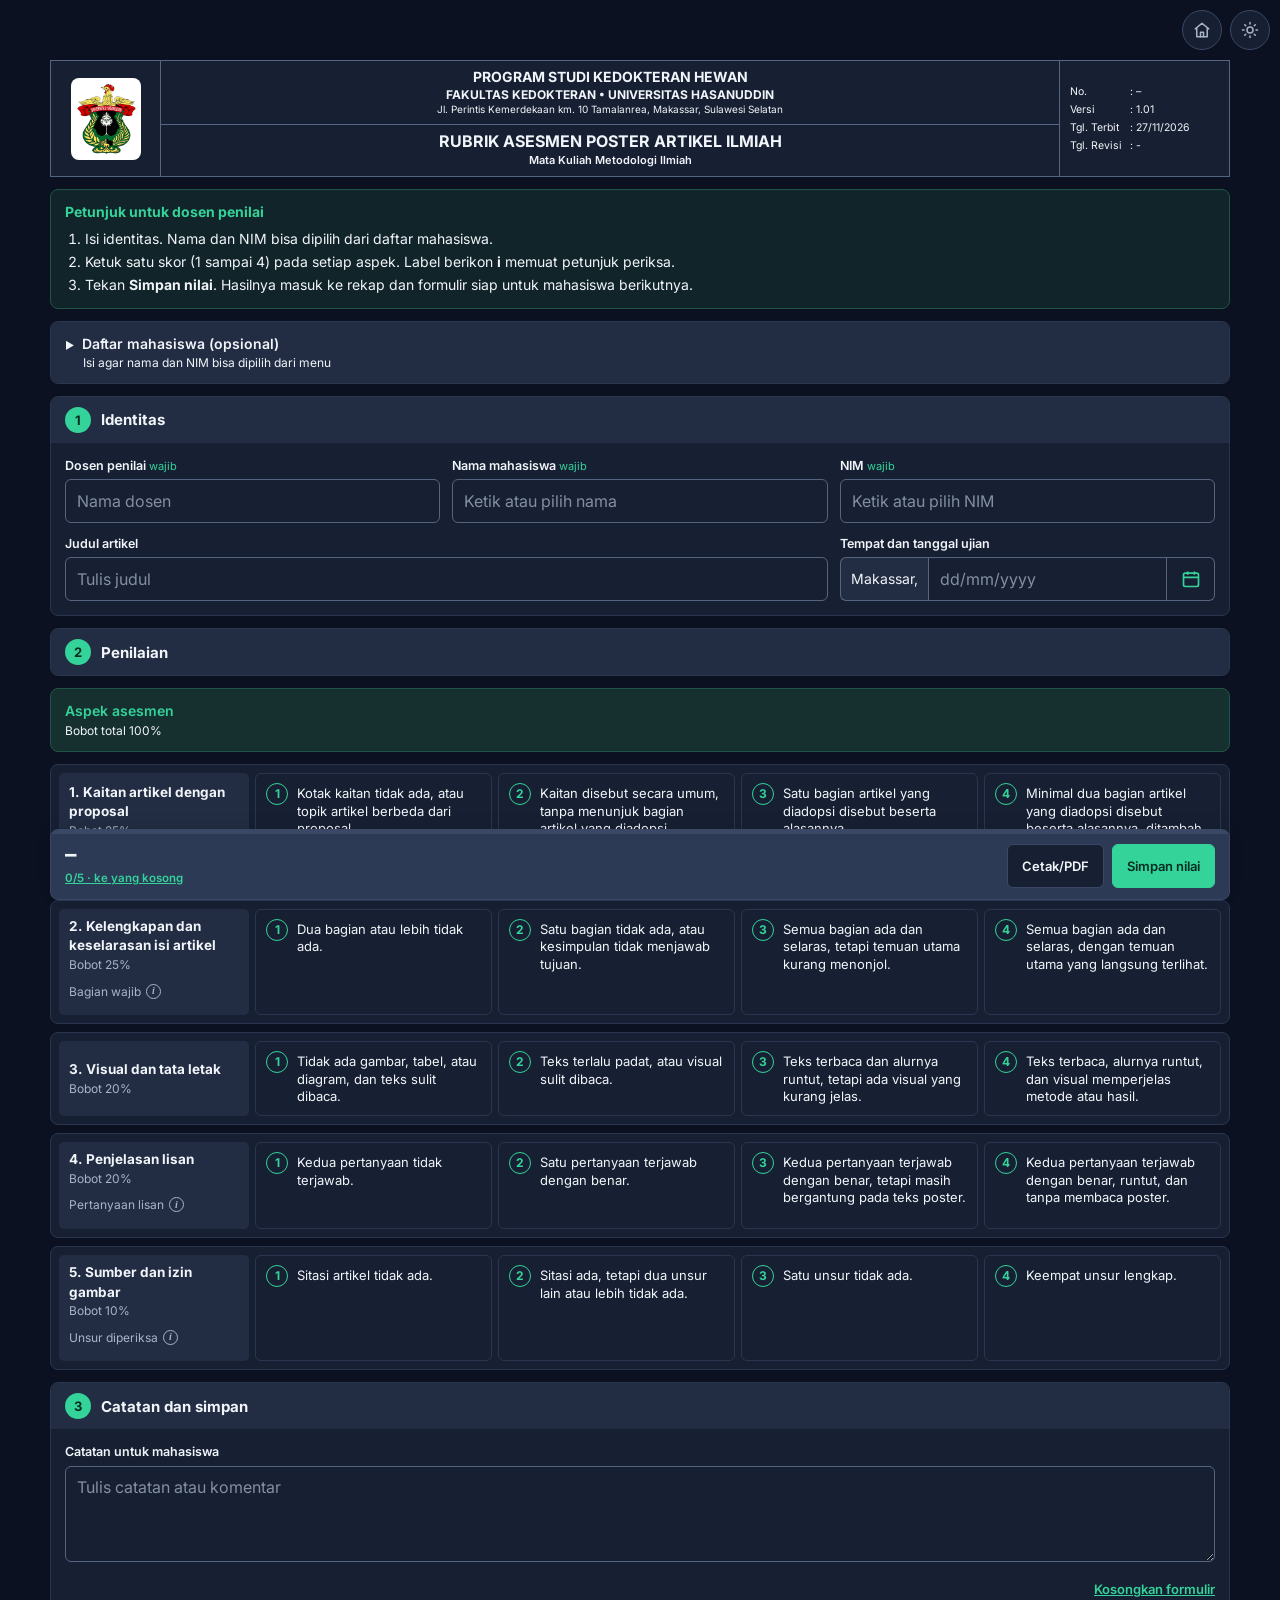
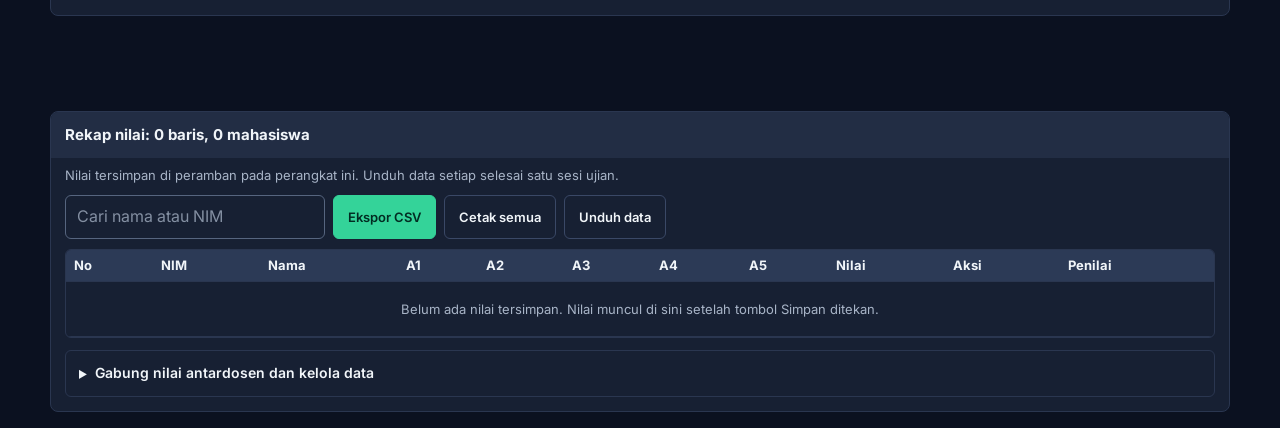
<file: rubrik-poster.html>
<!DOCTYPE html>
<html lang="id">
<head>
<meta charset="UTF-8">
<meta name="viewport" content="width=device-width, initial-scale=1">
<title>Rubrik Asesmen Poster Artikel Ilmiah – Metodologi Ilmiah Unhas</title>
<link href="https://fonts.googleapis.com/css2?family=Inter:wght@400;600;700&display=swap" rel="stylesheet">
<link rel="stylesheet" href="rubrik.css?v=9">
<script>
/* Tema: dibaca sebelum halaman digambar agar tidak berkedip. Kunci sama dengan halaman lain. */
(function () {
  var t = null;
  try { t = localStorage.getItem("mi-tema"); } catch (e) {}
  document.documentElement.dataset.theme = t === "light" ? "light" : "dark";
})();
</script>
</head>
<body>
<noscript>Halaman ini memerlukan JavaScript.</noscript>
<script>
/* Isi rubrik. Desain dan fungsi ada di rubrik.css dan rubrik.js. */
window.RUBRIK = {
  "kunci": "mi-rubrik-poster-v2",
  "jenis": "poster",
  "draf": false,
  "penilai": "Dosen penilai",
  "labelJudul": "Judul artikel",
  "dokumen": {
    "judul": "Rubrik Asesmen Poster Artikel Ilmiah",
    "sub": "Mata Kuliah Metodologi Ilmiah",
    "no": "–",
    "versi": "1.01",
    "terbit": "27/11/2026",
    "revisi": "-"
  },
  "bagian": [
    {
      "aspek": [
        {
          "judul": "Kaitan artikel dengan proposal",
          "bobot": 25,
          "ketLabel": "Unsur diperiksa",
          "ket": "Periksa kotak “Kaitan dengan proposal saya”: judul sementara, pertanyaan riset, bagian artikel yang diadopsi, dan satu perbedaan.",
          "d": [
            "Kotak kaitan tidak ada, atau topik artikel berbeda dari proposal.",
            "Kaitan disebut secara umum, tanpa menunjuk bagian artikel yang diadopsi.",
            "Satu bagian artikel yang diadopsi disebut beserta alasannya.",
            "Minimal dua bagian artikel yang diadopsi disebut beserta alasannya, ditambah satu perbedaan dengan proposal."
          ]
        },
        {
          "judul": "Kelengkapan dan keselarasan isi artikel",
          "bobot": 25,
          "ketLabel": "Bagian wajib",
          "ket": "Bagian wajib: latar belakang, tujuan, metode, hasil, dan kesimpulan.",
          "d": [
            "Dua bagian atau lebih tidak ada.",
            "Satu bagian tidak ada, atau kesimpulan tidak menjawab tujuan.",
            "Semua bagian ada dan selaras, tetapi temuan utama kurang menonjol.",
            "Semua bagian ada dan selaras, dengan temuan utama yang langsung terlihat."
          ]
        },
        {
          "judul": "Visual dan tata letak",
          "bobot": 20,
          "d": [
            "Tidak ada gambar, tabel, atau diagram, dan teks sulit dibaca.",
            "Teks terlalu padat, atau visual sulit dibaca.",
            "Teks terbaca dan alurnya runtut, tetapi ada visual yang kurang jelas.",
            "Teks terbaca, alurnya runtut, dan visual memperjelas metode atau hasil."
          ]
        },
        {
          "judul": "Penjelasan lisan",
          "bobot": 20,
          "ketLabel": "Pertanyaan lisan",
          "ket": "Tanyakan: (1) Apa temuan utama artikel ini? (2) Apa manfaatnya bagi proposal Anda?",
          "d": [
            "Kedua pertanyaan tidak terjawab.",
            "Satu pertanyaan terjawab dengan benar.",
            "Kedua pertanyaan terjawab dengan benar, tetapi masih bergantung pada teks poster.",
            "Kedua pertanyaan terjawab dengan benar, runtut, dan tanpa membaca poster."
          ]
        },
        {
          "judul": "Sumber dan izin gambar",
          "bobot": 10,
          "ketLabel": "Unsur diperiksa",
          "ket": "Unsur yang diperiksa: sitasi artikel, DOI, sumber gambar, dan lisensi atau izin.",
          "d": [
            "Sitasi artikel tidak ada.",
            "Sitasi ada, tetapi dua unsur lain atau lebih tidak ada.",
            "Satu unsur tidak ada.",
            "Keempat unsur lengkap."
          ]
        }
      ]
    }
  ]
};
</script>
<script src="rubrik.js?v=9"></script>
</body>
</html>
</file>
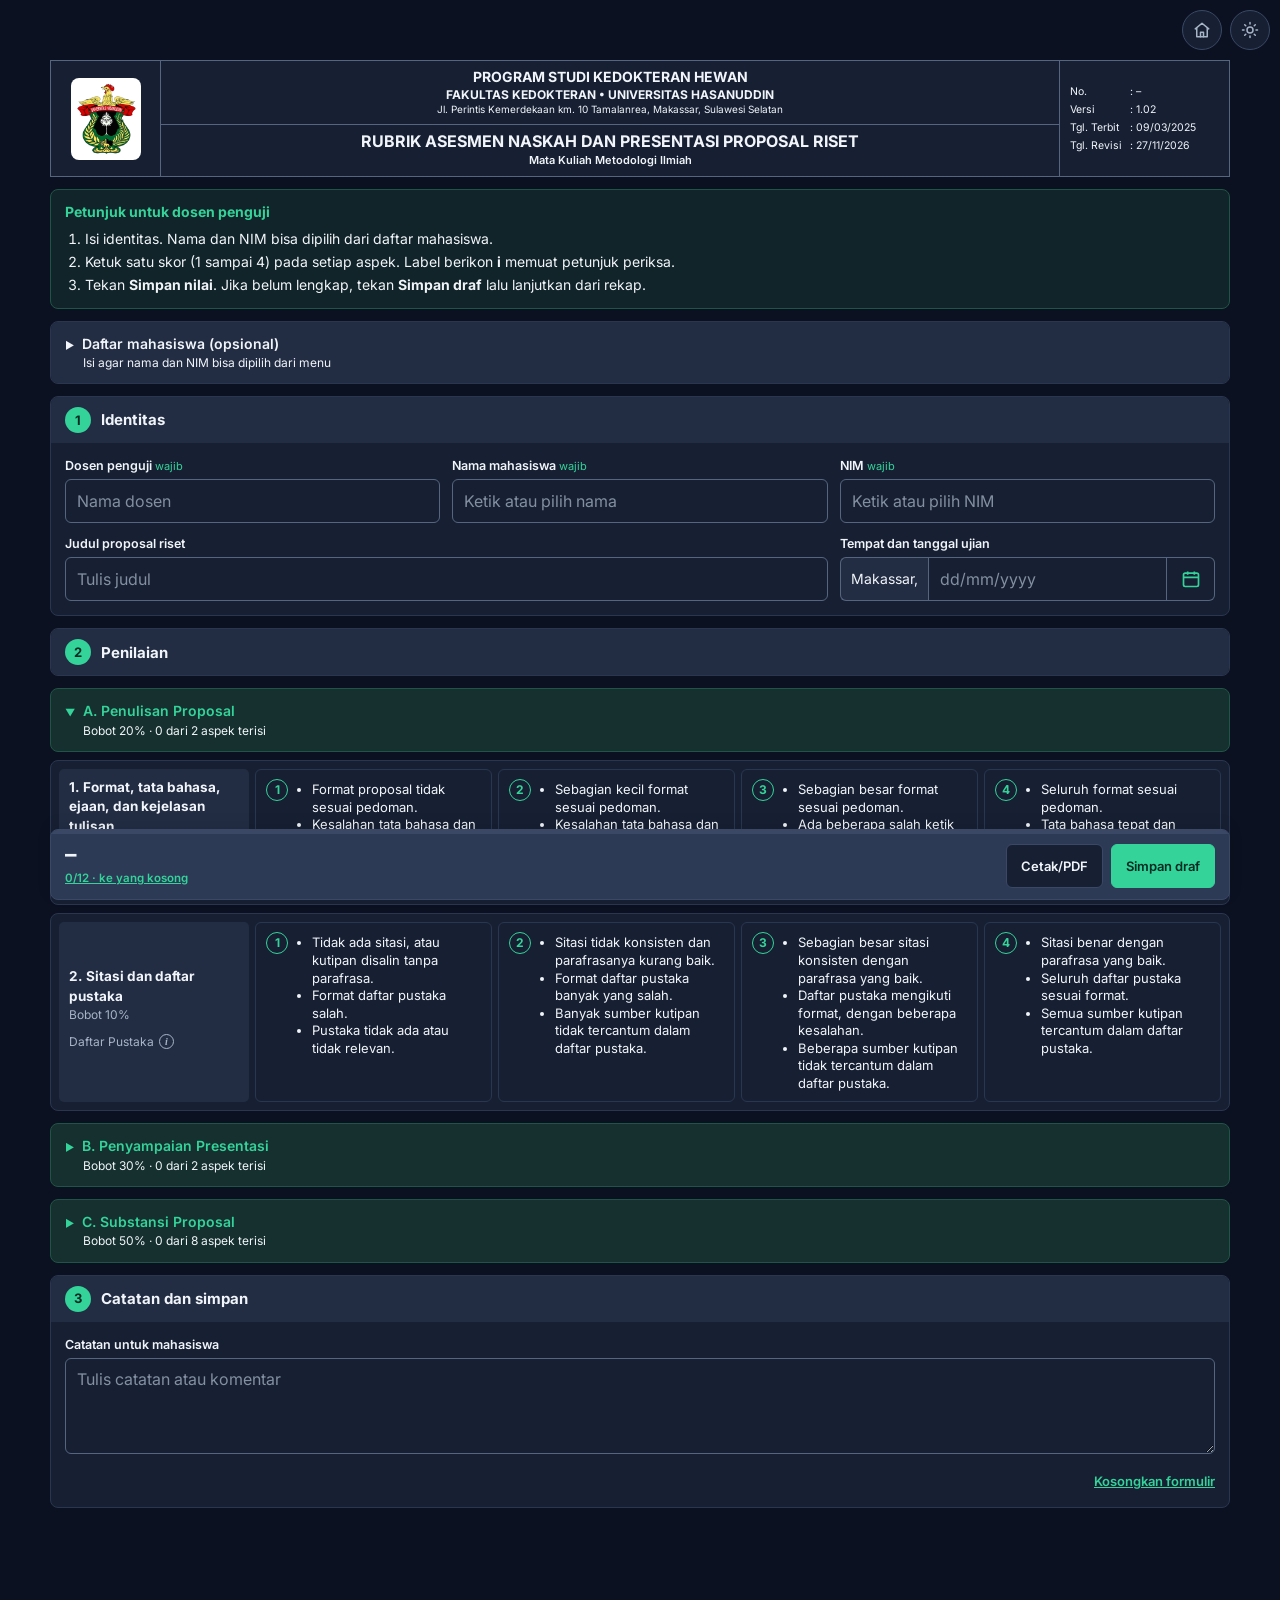
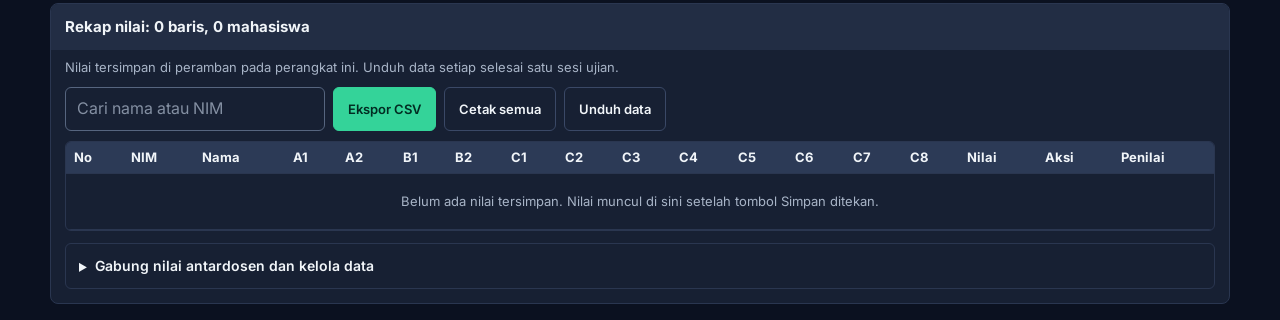
<file: rubrik-proposal.html>
<!DOCTYPE html>
<html lang="id">
<head>
<meta charset="UTF-8">
<meta name="viewport" content="width=device-width, initial-scale=1">
<title>Rubrik Asesmen Naskah dan Presentasi Proposal Riset – Metodologi Ilmiah Unhas</title>
<link href="https://fonts.googleapis.com/css2?family=Inter:wght@400;600;700&display=swap" rel="stylesheet">
<link rel="stylesheet" href="rubrik.css?v=9">
<script>
/* Tema: dibaca sebelum halaman digambar agar tidak berkedip. Kunci sama dengan halaman lain. */
(function () {
  var t = null;
  try { t = localStorage.getItem("mi-tema"); } catch (e) {}
  document.documentElement.dataset.theme = t === "light" ? "light" : "dark";
})();
</script>
</head>
<body>
<noscript>Halaman ini memerlukan JavaScript.</noscript>
<script>
/* Isi rubrik. Desain dan fungsi ada di rubrik.css dan rubrik.js. */
window.RUBRIK = {
  "kunci": "mi-rubrik-proposal-v1",
  "jenis": "proposal",
  "draf": true,
  "penilai": "Dosen penguji",
  "labelJudul": "Judul proposal riset",
  "dokumen": {
    "judul": "Rubrik Asesmen Naskah dan Presentasi Proposal Riset",
    "sub": "Mata Kuliah Metodologi Ilmiah",
    "no": "–",
    "versi": "1.02",
    "terbit": "09/03/2025",
    "revisi": "27/11/2026"
  },
  "bagian": [
    {
      "kode": "A",
      "judul": "Penulisan Proposal",
      "aspek": [
        {
          "judul": "Format, tata bahasa, ejaan, dan kejelasan tulisan",
          "bobot": 10,
          "letak": ["Seluruh naskah", "Periksa format seluruh bagian naskah terhadap templat skripsi dan pedoman tugas akhir."],
          "d": [
            [
              "Format proposal tidak sesuai pedoman.",
              "Kesalahan tata bahasa dan salah ketik sangat banyak.",
              "Kalimat tidak jelas dan tulisan tidak padu."
            ],
            [
              "Sebagian kecil format sesuai pedoman.",
              "Kesalahan tata bahasa dan salah ketik banyak.",
              "Susunan kalimat sering tidak konsisten."
            ],
            [
              "Sebagian besar format sesuai pedoman.",
              "Ada beberapa salah ketik dan kalimat yang janggal.",
              "Sebagian besar tulisan tersusun runtut dan logis."
            ],
            [
              "Seluruh format sesuai pedoman.",
              "Tata bahasa tepat dan tanpa salah ketik.",
              "Kalimat dan paragraf tersusun runtut dan logis."
            ]
          ]
        },
        {
          "judul": "Sitasi dan daftar pustaka",
          "bobot": 10,
          "letak": ["Daftar Pustaka", "Periksa Daftar Pustaka pada templat dan sitasi di seluruh naskah."],
          "d": [
            [
              "Tidak ada sitasi, atau kutipan disalin tanpa parafrasa.",
              "Format daftar pustaka salah.",
              "Pustaka tidak ada atau tidak relevan."
            ],
            [
              "Sitasi tidak konsisten dan parafrasanya kurang baik.",
              "Format daftar pustaka banyak yang salah.",
              "Banyak sumber kutipan tidak tercantum dalam daftar pustaka."
            ],
            [
              "Sebagian besar sitasi konsisten dengan parafrasa yang baik.",
              "Daftar pustaka mengikuti format, dengan beberapa kesalahan.",
              "Beberapa sumber kutipan tidak tercantum dalam daftar pustaka."
            ],
            [
              "Sitasi benar dengan parafrasa yang baik.",
              "Seluruh daftar pustaka sesuai format.",
              "Semua sumber kutipan tercantum dalam daftar pustaka."
            ]
          ]
        }
      ]
    },
    {
      "kode": "B",
      "judul": "Penyampaian Presentasi",
      "aspek": [
        {
          "judul": "Kepercayaan diri, cara berkomunikasi, dan sikap profesional",
          "bobot": 15,
          "d": [
            [
              "Terlihat sangat gugup dan tidak siap.",
              "Presentasi tidak jelas, tidak runtut, dan sulit diikuti.",
              "Tidak menunjukkan sikap profesional."
            ],
            [
              "Cukup percaya diri, tetapi masih sering gugup.",
              "Presentasi kurang runtut dan agak sulit diikuti.",
              "Sikap profesional masih kurang."
            ],
            [
              "Percaya diri hampir sepanjang presentasi.",
              "Sebagian besar presentasi jelas, runtut, dan mudah diikuti.",
              "Bersikap profesional, dengan beberapa kekurangan."
            ],
            [
              "Sangat percaya diri.",
              "Presentasi sangat jelas, runtut, dan menarik.",
              "Bersikap profesional sepanjang presentasi."
            ]
          ]
        },
        {
          "judul": "Kemampuan dalam menjawab pertanyaan",
          "bobot": 15,
          "d": [
            [
              "Tidak dapat menjawab pertanyaan dan tidak memahami topik riset."
            ],
            [
              "Kesulitan menjawab pertanyaan dan memberi jawaban seadanya."
            ],
            [
              "Menjawab sebagian besar pertanyaan dengan baik, tetapi ada beberapa jawaban yang keliru."
            ],
            [
              "Menjawab semua pertanyaan dengan penalaran dan pemahaman yang baik."
            ]
          ]
        }
      ]
    },
    {
      "kode": "C",
      "judul": "Substansi Proposal",
      "aspek": [
        {
          "judul": "Rumusan masalah, pertanyaan riset, dan hipotesis (jika diperlukan)",
          "bobot": 10,
          "letak": ["1.1", "Subbab 1.1 Latar Belakang."],
          "d": [
            [
              "Rumusan masalah tidak ada atau salah.",
              "Pertanyaan riset tidak ada.",
              "(Jika diperlukan) Hipotesis tidak ada."
            ],
            [
              "Rumusan masalah kurang jelas.",
              "Pertanyaan riset kurang tepat.",
              "(Jika diperlukan) Hipotesis tidak tepat."
            ],
            [
              "Rumusan masalah cukup jelas.",
              "Pertanyaan riset cukup tepat, dengan sedikit kekurangan.",
              "(Jika diperlukan) Hipotesis tepat, tetapi alasannya belum kuat."
            ],
            [
              "Rumusan masalah jelas dan mendalam.",
              "Pertanyaan riset dirumuskan dengan tajam.",
              "(Jika diperlukan) Hipotesis tepat dan beralasan kuat."
            ]
          ]
        },
        {
          "judul": "Perkembangan terkini (state-of-the-art), kesenjangan, dan urgensi riset",
          "bobot": 5,
          "letak": ["1.1", "Subbab 1.1 Latar Belakang."],
          "d": [
            [
              "Perkembangan terkini tidak dijelaskan.",
              "Kesenjangan riset tidak dijelaskan.",
              "Urgensi riset tidak dijelaskan."
            ],
            [
              "Perkembangan terkini kurang jelas.",
              "Kesenjangan riset kurang jelas.",
              "Urgensi riset kurang jelas."
            ],
            [
              "Perkembangan terkini cukup jelas.",
              "Kesenjangan riset cukup jelas.",
              "Urgensi riset cukup jelas."
            ],
            [
              "Perkembangan terkini diuraikan secara mendalam.",
              "Kesenjangan riset dijelaskan secara mendalam.",
              "Urgensi riset dipaparkan dengan meyakinkan."
            ]
          ]
        },
        {
          "judul": "Tujuan riset",
          "bobot": 5,
          "letak": ["1.3", "Subbab 1.3 Tujuan dan Manfaat."],
          "d": [
            [
              "Tujuan riset tidak ada atau salah."
            ],
            [
              "Tujuan riset kurang jelas atau tidak selaras dengan masalah."
            ],
            [
              "Tujuan riset cukup jelas dan selaras dengan masalah, dengan sedikit kekurangan."
            ],
            [
              "Tujuan riset dirumuskan dengan jelas dan sangat selaras dengan masalah."
            ]
          ]
        },
        {
          "judul": "Manfaat dan kontribusi riset",
          "bobot": 5,
          "letak": ["1.3", "Subbab 1.3 Tujuan dan Manfaat."],
          "d": [
            [
              "Manfaat dan kontribusi riset tidak dijelaskan."
            ],
            [
              "Manfaat dan kontribusi riset kurang jelas."
            ],
            [
              "Manfaat dan kontribusi riset cukup jelas, dengan sedikit kekurangan."
            ],
            [
              "Manfaat dan kontribusi riset dijelaskan secara jelas dan mendalam."
            ]
          ]
        },
        {
          "judul": "Tinjauan pustaka atau kerangka teori",
          "bobot": 5,
          "letak": ["1.1 dan 1.2", "Subbab 1.1 Latar Belakang dan subbab 1.2 Teori (jika diperlukan)."],
          "d": [
            [
              "Tinjauan pustaka atau kerangka teori tidak ada atau salah."
            ],
            [
              "Tinjauan pustaka atau kerangka teori lemah."
            ],
            [
              "Tinjauan pustaka atau kerangka teori cukup lengkap, dengan sedikit kekurangan."
            ],
            [
              "Tinjauan pustaka atau kerangka teori lengkap, mendalam, dan relevan."
            ]
          ]
        },
        {
          "judul": "Desain riset dan penentuan sampel (unit pengamatan)",
          "bobot": 10,
          "letak": ["2.3", "Subbab 2.3 Metode Penelitian."],
          "d": [
            [
              "Desain riset dan metode penentuan sampel tidak ada atau salah."
            ],
            [
              "Desain riset dan metode penentuan sampel ada, tetapi belum dirinci dan tanpa alasan."
            ],
            [
              "Desain riset dan metode penentuan sampel sebagian besar tepat, dengan sedikit kekurangan."
            ],
            [
              "Desain riset tersusun rapi dan logis. Metode penentuan sampel disertai alasan yang kuat."
            ]
          ]
        },
        {
          "judul": "Metode pengumpulan (pengamatan dan pengukuran) data",
          "bobot": 5,
          "letak": ["2.4 dan 2.5", "Subbab 2.4 Pelaksanaan Penelitian dan subbab 2.5 Pengamatan dan Pengukuran."],
          "d": [
            [
              "Metode pengumpulan data tidak ada atau salah."
            ],
            [
              "Metode pengumpulan data ada, tetapi belum dirinci dan tanpa alasan."
            ],
            [
              "Metode pengumpulan data sebagian besar tepat, dengan sedikit kekurangan."
            ],
            [
              "Metode pengumpulan data diuraikan secara tepat dan disertai alasan yang kuat."
            ]
          ]
        },
        {
          "judul": "Rencana analisis, penyajian, interpretasi data, dan penarikan kesimpulan",
          "bobot": 5,
          "letak": ["2.3", "Subbab 2.3 Metode Penelitian."],
          "d": [
            [
              "Rencana analisis dan penyajian data tidak ada atau salah.",
              "Rencana interpretasi data dan penarikan kesimpulan tidak ada."
            ],
            [
              "Rencana analisis dan penyajian data banyak yang tidak sesuai dengan tujuan riset.",
              "Rencana interpretasi data dan penarikan kesimpulan tidak logis."
            ],
            [
              "Rencana analisis dan penyajian data sebagian besar sesuai dengan tujuan riset.",
              "Rencana interpretasi data dan penarikan kesimpulan cukup tepat, dengan sedikit kekurangan."
            ],
            [
              "Rencana analisis dan penyajian data lengkap, beralasan, dan selaras dengan tujuan riset.",
              "Rencana interpretasi data dan penarikan kesimpulan disertai alasan yang kuat."
            ]
          ]
        }
      ]
    }
  ]
};
</script>
<script src="rubrik.js?v=9"></script>
</body>
</html>
</file>
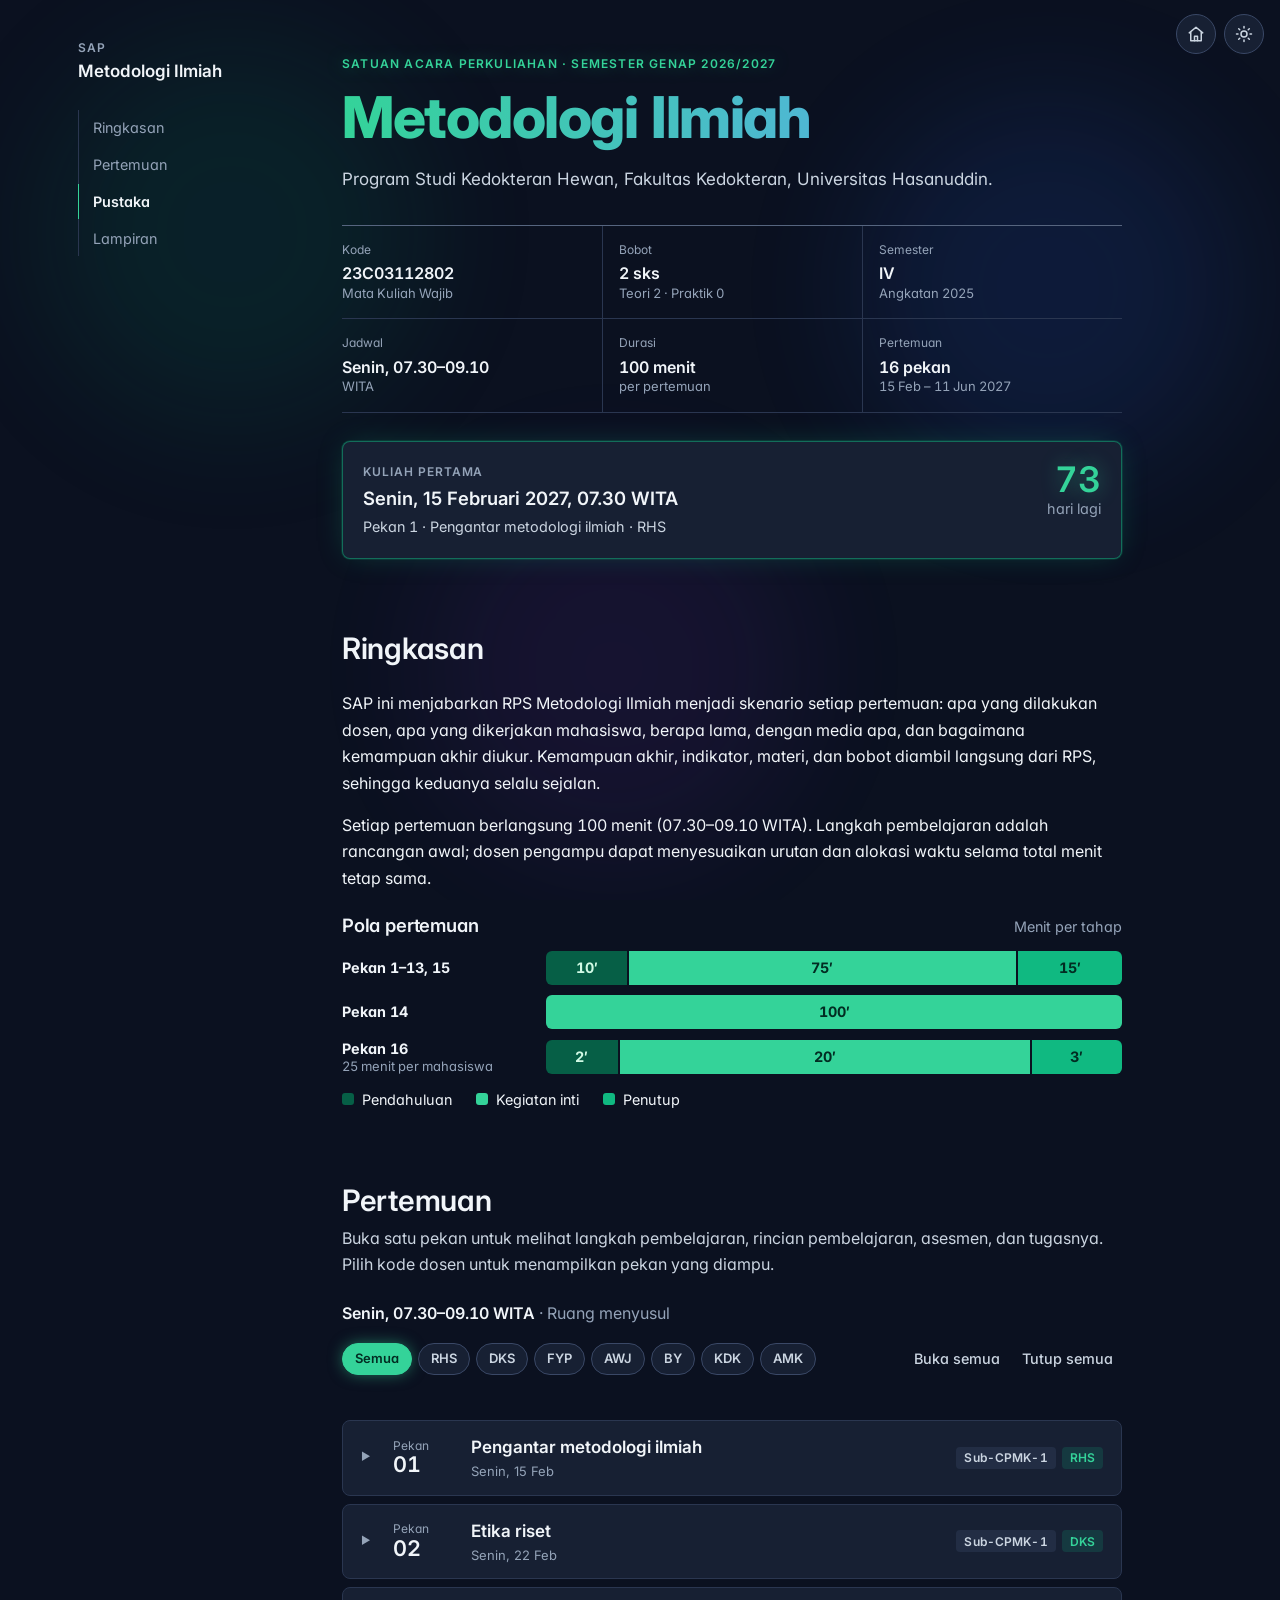
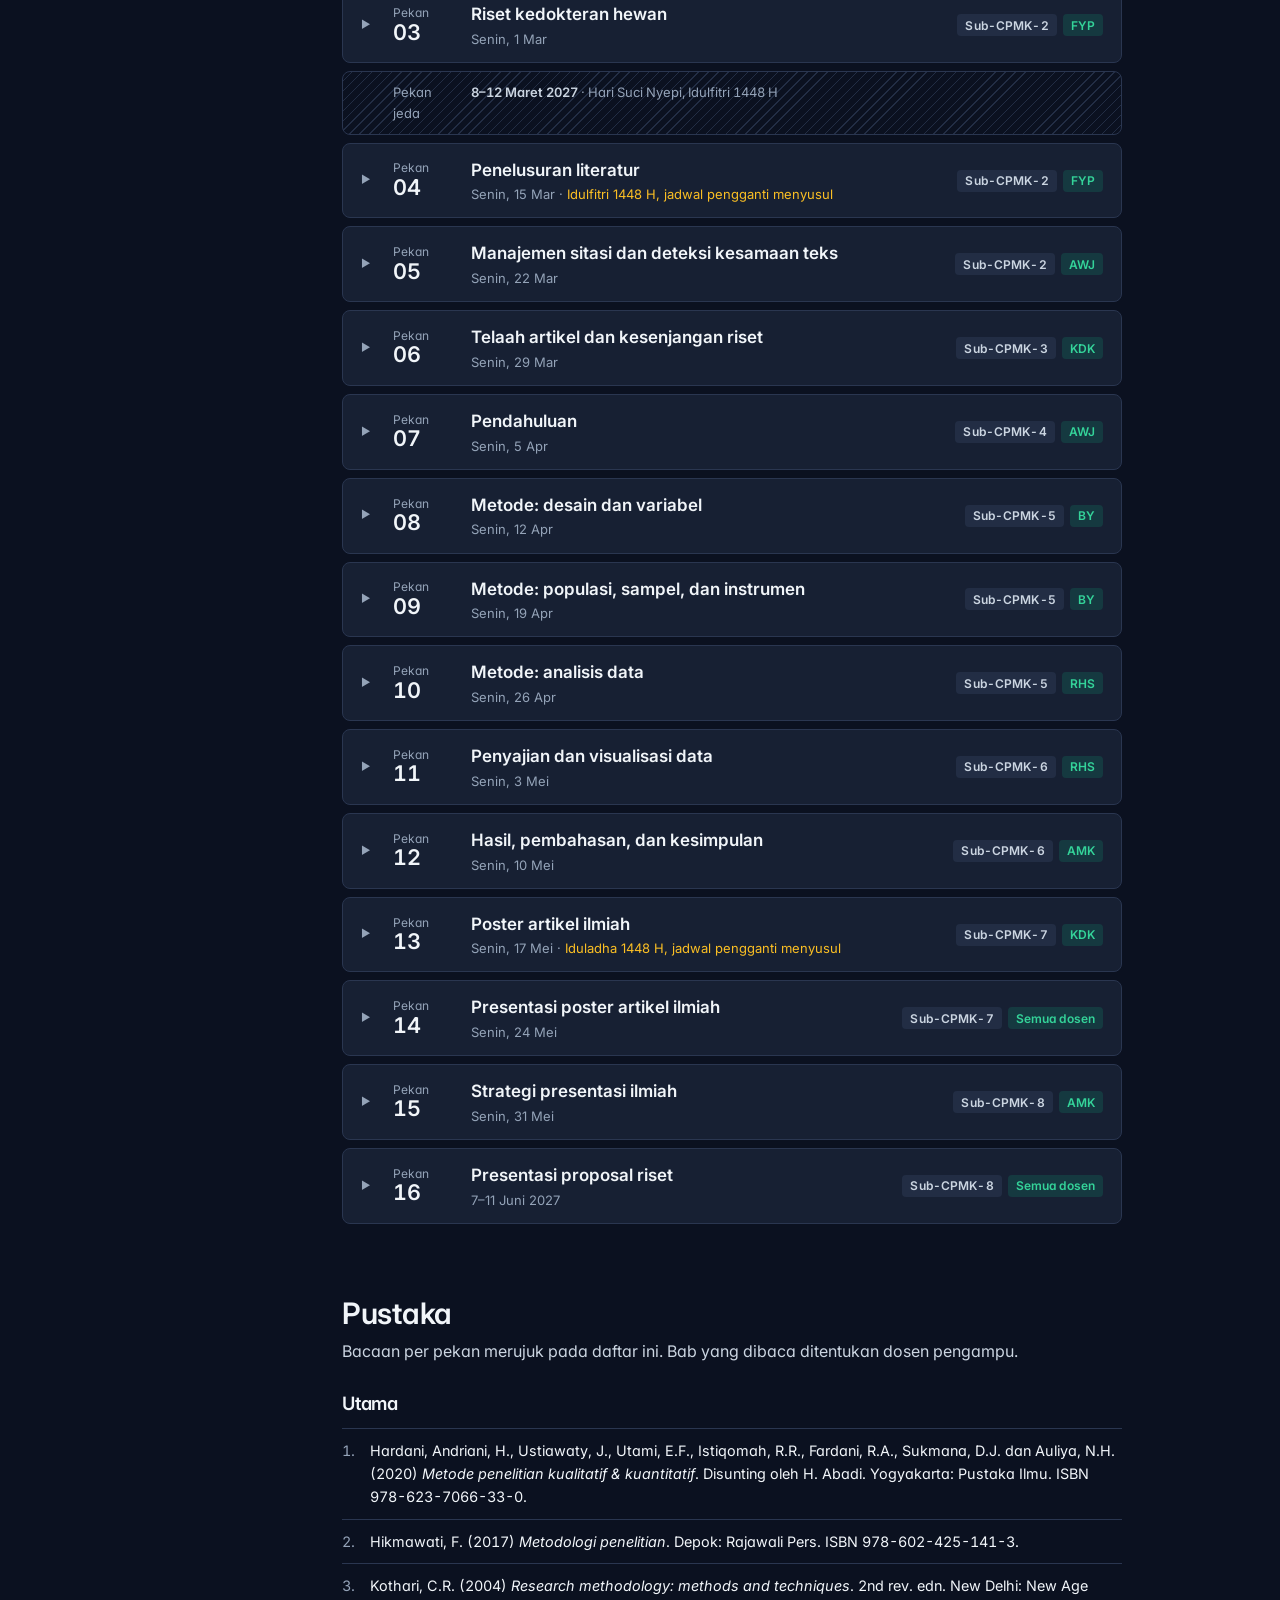
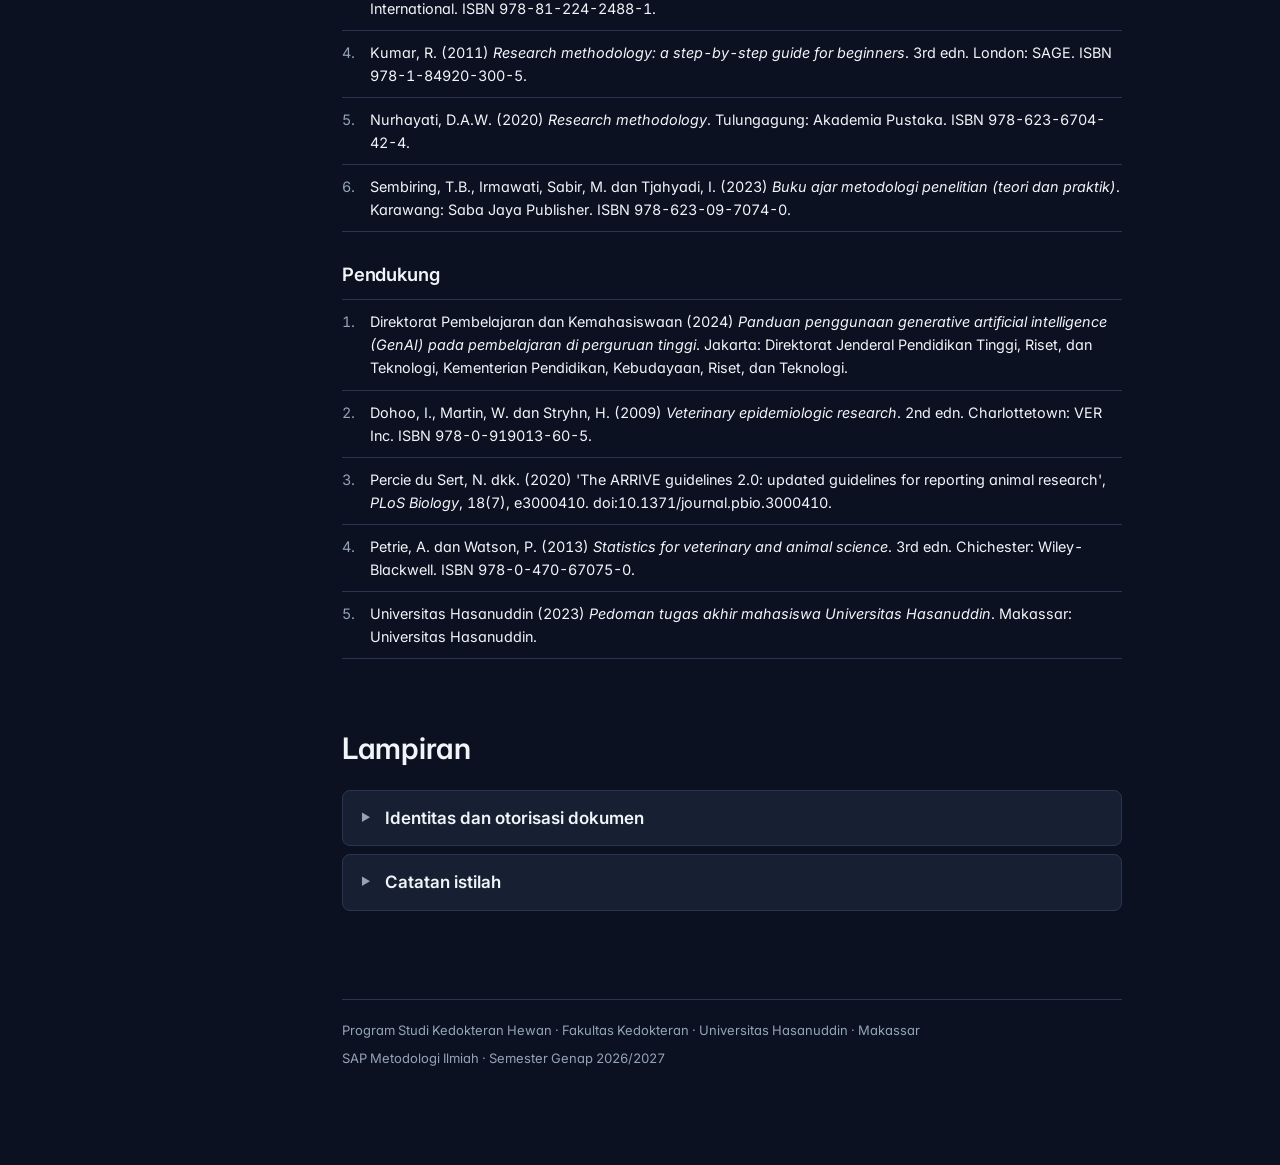
<file: sap.html>
<!DOCTYPE html>
<html lang="id">
<head>
<meta charset="utf-8">
<meta name="viewport" content="width=device-width, initial-scale=1">
<title>SAP Metodologi Ilmiah · Prodi Kedokteran Hewan Unhas</title>
<meta name="description" content="Satuan Acara Perkuliahan mata kuliah Metodologi Ilmiah, Program Studi Kedokteran Hewan, Universitas Hasanuddin.">
<link rel="icon" href="data:image/svg+xml,%3Csvg xmlns='http://www.w3.org/2000/svg' viewBox='0 0 32 32'%3E%3Crect width='32' height='32' rx='6' fill='%23059669'/%3E%3Ctext x='16' y='22' font-family='Inter,Arial,sans-serif' font-weight='700' font-size='17' fill='%23fff' text-anchor='middle'%3EMI%3C/text%3E%3C/svg%3E">
<script>
/* Tema: dibaca sebelum halaman digambar agar tidak berkedip (kunci sama dengan RPS) */
(function () {
  var t = null;
  try { t = localStorage.getItem("mi-tema"); } catch (e) {}
  document.documentElement.dataset.theme = t === "light" ? "light" : "dark";
})();
</script>
<link rel="preconnect" href="https://fonts.googleapis.com">
<link rel="preconnect" href="https://fonts.gstatic.com" crossorigin>
<link href="https://fonts.googleapis.com/css2?family=Inter:wght@400;500;600;700;800&display=swap" rel="stylesheet">

<!--
╔══════════════════════════════════════════════════════════════════════╗
║  CARA MEMPERBARUI SAP                                                  ║
║  1. Objek RPS di bawah adalah salinan dari rps.html. Jika RPS berubah, ║
║     salin ulang seluruh blok "const RPS = { ... };" dari rps.html.     ║
║  2. Objek SAP berisi langkah pembelajaran per pekan. Bagian ini        ║
║     khusus untuk SAP.                                                  ║
║  Tips: tambahkan ?periksa di akhir URL untuk memeriksa total menit,    ║
║  kelengkapan pekan, dan kecocokan data dengan RPS.                     ║
╚══════════════════════════════════════════════════════════════════════╝
-->
<script>
/* ── Salinan data RPS (dari rps.html) ─────────────────────────────── */
const RPS = {

  meta: {
    namaMK: "Metodologi Ilmiah",
    kode: "23C03112802",
    sksTeori: 2,
    sksPraktik: 0,
    semester: "IV",
    sifat: "Mata Kuliah Wajib",
    periode: "Semester Genap",
    tahunAkademik: "2026/2027",
    angkatan: "2025",
    prasyarat: ["Biostatistika"],
    tanggalPenyusunan: "2024-03-10",  // format TTTT-BB-HH
    tanggalRevisi: "2026-11-22",
    prodi: "Program Studi Kedokteran Hewan",
    fakultas: "Fakultas Kedokteran",
    universitas: "Universitas Hasanuddin",
    kota: "Makassar",
    otorisasi: {
      pengembang: "drh. Rian Hari Suharto, M.Sc.",
      koordinator: "drh. Rian Hari Suharto, M.Sc.",
      ketuaProdi: "Prof. Dr. drh. Dwi Kesuma Sari, APVet."
    }
  },

  /* Jadwal. Tanggal pertemuan pekan 1–16 dihitung dari tanggal mulai.
     lewatiPekanLibur: jika kelima hari kerja dalam satu pekan libur semua,
     pekan itu otomatis dilewati (menjadi pekan jeda).
     pekanJeda: tanggal mana saja di pekan yang ingin dilewati secara manual. */
  jadwal: {
    mulai: "2027-02-15",
    jamMulai: "07.30",
    jamSelesai: "09.10",
    zonaWaktu: "WITA",
    ruang: "",                        // contoh: "Student Center"
    lewatiPekanLibur: true,
    pekanJeda: []
  },

  /* Libur nasional dan cuti bersama di rentang semester.
     Sumber: SKB Menteri Agama, Menteri Ketenagakerjaan, dan Menteri PANRB
     Nomor 1205, 3, 2 Tahun 2026. Tanggal Idulfitri dan Iduladha
     mengikuti Keputusan Menteri Agama. */
  libur: [
    { tanggal: "2027-03-08", nama: "Hari Suci Nyepi", jenis: "Libur nasional" },
    { tanggal: "2027-03-09", nama: "Idulfitri 1448 H", jenis: "Cuti bersama" },
    { tanggal: "2027-03-10", nama: "Idulfitri 1448 H", jenis: "Libur nasional" },
    { tanggal: "2027-03-11", nama: "Idulfitri 1448 H", jenis: "Libur nasional" },
    { tanggal: "2027-03-12", nama: "Idulfitri 1448 H", jenis: "Cuti bersama" },
    { tanggal: "2027-03-15", nama: "Idulfitri 1448 H", jenis: "Cuti bersama" },
    { tanggal: "2027-03-25", nama: "Wafat Yesus Kristus", jenis: "Cuti bersama" },
    { tanggal: "2027-03-26", nama: "Wafat Yesus Kristus", jenis: "Libur nasional" },
    { tanggal: "2027-05-06", nama: "Kenaikan Yesus Kristus", jenis: "Libur nasional" },
    { tanggal: "2027-05-17", nama: "Iduladha 1448 H", jenis: "Libur nasional" },
    { tanggal: "2027-05-18", nama: "Iduladha 1448 H", jenis: "Cuti bersama" },
    { tanggal: "2027-05-19", nama: "Waisak 2571 BE", jenis: "Cuti bersama" },
    { tanggal: "2027-05-20", nama: "Waisak 2571 BE", jenis: "Libur nasional" },
    { tanggal: "2027-06-01", nama: "Hari Lahir Pancasila", jenis: "Libur nasional" }
  ],
  sumberLibur: "SKB Menteri Agama, Menteri Ketenagakerjaan, dan Menteri PANRB Nomor 1205, 3, 2 Tahun 2026. Tanggal Idulfitri dan Iduladha mengikuti Keputusan Menteri Agama.",

  /* Tim pengajar. Kode dipakai di jadwal per pekan. Nomor telepon sengaja tidak dicantumkan. */
  dosen: [
    { kode: "RHS", nama: "drh. Rian Hari Suharto, M.Sc.", peran: "Koordinator" },
    { kode: "DKS", nama: "Prof. Dr. drh. Dwi Kesuma Sari, APVet.", peran: "" },
    { kode: "FYP", nama: "Dr. drh. Fika Yuliza Purba, M.Sc.", peran: "" },
    { kode: "AWJ", nama: "Abdul Wahid Jamaluddin, S.Farm., M.Farm., Apt.", peran: "" },
    { kode: "BY",  nama: "drh. Baso Yusuf, M.Sc.", peran: "" },
    { kode: "KDK", nama: "drh. Kadek Dian Krisna Putri K., M.Sc.", peran: "" },
    { kode: "AMK", nama: "drh. Anjani Marisa Kartikasari, M.Si.", peran: "" }
  ],

  deskripsi: "Metodologi Ilmiah adalah mata kuliah wajib 2 sks pada semester IV Program Studi S1 Kedokteran Hewan. Mata kuliah ini melatih mahasiswa menelaah karya ilmiah kedokteran hewan secara sistematis, lalu menerapkan hasil telaah itu untuk menyusun dan mengomunikasikan proposal riset. Bahan kajian meliputi etika riset dan integritas akademik, termasuk penggunaan kecerdasan buatan generatif secara bertanggung jawab; penelusuran dan pengelolaan literatur; serta telaah bagian pendahuluan, metode, hasil, pembahasan, dan kesimpulan artikel riset. Pembelajaran memakai pendekatan berbasis kasus dan berbasis proyek. Proyek semester berupa proposal riset yang dikembangkan secara bertahap. Mahasiswa menetapkan topik, menyusun draf pendahuluan dan metode, lalu menyajikan artikel riset terpublikasi yang relevan dengan topiknya sebagai poster. Pada akhir semester, setiap mahasiswa mempertahankan proposal risetnya di hadapan dosen penguji yang ditetapkan sesuai bidang topik riset.",

  bahanKajian: [
    "Ilmu, riset, dan metodologi ilmiah",
    "Etika riset dan integritas akademik",
    "Kemajuan riset dalam ilmu kedokteran hewan",
    "Penelusuran dan pengelolaan literatur",
    "Perangkat lunak yang mendukung riset",
    "Telaah artikel riset dan teknik sitasi",
    "State-of-the-art, rumusan masalah, dan pertanyaan riset",
    "Desain riset, variabel, pengukuran, dan analisis data",
    "Penyajian data, hasil, pembahasan, dan penarikan kesimpulan",
    "Penyajian artikel riset melalui poster dan proposal riset melalui presentasi lisan"
  ],

  /* Teks CPL mengikuti dokumen kurikulum prodi. Jangan diubah di RPS. */
  cpl: [
    { kode: "CPL-1", teks: "Mampu menunjukkan sikap bertanggung jawab, mandiri, disiplin, kreatif, dan profesional berdasarkan nilai ketuhanan dan kemanusiaan yang memiliki semangat kolaboratif dan kewirausahaan di bidang keahliannya." },
    { kode: "CPL-5", teks: "Mampu mengelola, mengendalikan, dan mengembangkan sumber daya yang berkaitan dengan kesehatan hewan dan kesehatan masyarakat veteriner." },
    { kode: "CPL-7", teks: "Mampu mengambil keputusan secara tepat, mengembangkan jaringan kerja, bertanggung jawab atas pencapaian hasil kerja, dan melakukan proses evaluasi diri dalam konteks penyelesaian masalah di bidang keahliannya berdasarkan hasil analisis informasi dan data." },
    { kode: "CPL-9", teks: "Mampu menggali dan bertukar informasi secara verbal dan nonverbal mengenai kesehatan hewan dengan klien dan pasien, masyarakat, kolega, dan profesi lainnya, serta mampu mengembangkan penelitian di bidang kedokteran hewan dan pelayanan berbasis bukti melalui kolaborasi." }
  ],

  /* Setiap CPMK dan Sub-CPMK memakai satu kata kerja operasional. */
  cpmk: [
    { kode: "CPMK-1", cpl: "CPL-1", teks: "Mahasiswa mampu menerapkan prinsip etika riset dan integritas akademik dalam penyusunan proposal riset." },
    { kode: "CPMK-2", cpl: "CPL-5", teks: "Mahasiswa mampu menganalisis literatur ilmiah sebagai landasan riset kedokteran hewan." },
    { kode: "CPMK-3", cpl: "CPL-7", teks: "Mahasiswa mampu mengevaluasi komponen karya ilmiah kedokteran hewan secara sistematis sebagai dasar penyusunan proposal riset." },
    { kode: "CPMK-4", cpl: "CPL-9", teks: "Mahasiswa mampu mengomunikasikan karya ilmiah kedokteran hewan secara tertulis dan lisan sesuai kaidah akademik." }
  ],

  /* asesmen: "kasus" | "masalah" | "proyek" (lihat JENIS_ASESMEN di bawah)
     Urutan Sub-CPMK mengikuti urutan pekan; tidak ada Sub-CPMK yang lompat pekan. */
  subcpmk: [
    { kode: "Sub-CPMK-1", cpmk: "CPMK-1", bobot: 3,  asesmen: "kasus",   metode: ["SGD", "CBL"],
      teks: "Mahasiswa mampu menerapkan prinsip etika riset dan integritas akademik dalam penyusunan proposal riset.",
      indikator: "Ketepatan menjawab soal kasus tentang prinsip etika riset, integritas akademik, persetujuan etik riset yang menggunakan hewan, dan penggunaan kecerdasan buatan generatif secara bertanggung jawab.",
      teknik: "Tes tertulis (kuis di LMS Sikola)" },
    { kode: "Sub-CPMK-2", cpmk: "CPMK-2", bobot: 3,  asesmen: "kasus",   metode: ["SGD", "CBL", "PjBL"],
      teks: "Mahasiswa mampu menganalisis tren riset kedokteran hewan melalui penelusuran dan pengelolaan literatur ilmiah yang relevan dan mutakhir.",
      indikator: "Ketepatan menjawab soal tentang jenis riset dan tingkat buktinya, tren riset kedokteran hewan, strategi penelusuran literatur, pengelolaan referensi, gaya sitasi, dan interpretasi laporan kesamaan teks.",
      teknik: "Tes tertulis (kuis di LMS Sikola)" },
    { kode: "Sub-CPMK-3", cpmk: "CPMK-2", bobot: 3,  asesmen: "kasus",   metode: ["SGD", "CBL", "PjBL"],
      teks: "Mahasiswa mampu mengidentifikasi kesenjangan riset pada topik pilihannya berdasarkan analisis artikel riset kedokteran hewan.",
      indikator: "Ketepatan menjawab soal telaah artikel riset dengan kerangka PICO/PECO, daftar periksa CASP, dan pedoman pelaporan riset, serta identifikasi kesenjangan riset.",
      teknik: "Tes tertulis (kuis di LMS Sikola)" },
    { kode: "Sub-CPMK-4", cpmk: "CPMK-3", bobot: 4,  asesmen: "kasus",   metode: ["SGD", "CBL", "PjBL"],
      teks: "Mahasiswa mampu mengevaluasi pendahuluan artikel riset sebagai dasar penyusunan pendahuluan proposal riset.",
      indikator: "Ketepatan menilai state-of-the-art, rumusan masalah, pertanyaan riset, dan alur logis pendahuluan pada soal kasus artikel riset.",
      teknik: "Tes tertulis (kuis di LMS Sikola)" },
    { kode: "Sub-CPMK-5", cpmk: "CPMK-3", bobot: 5,  asesmen: "kasus",   metode: ["SGD", "CBL", "PjBL"],
      teks: "Mahasiswa mampu mengevaluasi metode riset yang mencakup desain, variabel, penarikan sampel, instrumen, dan analisis data sebagai dasar penyusunan metode proposal riset.",
      indikator: "Ketepatan menilai desain, variabel, perancu, teknik penarikan sampel, instrumen, dan kesesuaian uji statistik pada soal kasus artikel riset.",
      teknik: "Tes tertulis (kuis di LMS Sikola)" },
    { kode: "Sub-CPMK-6", cpmk: "CPMK-3", bobot: 2,  asesmen: "kasus",   metode: ["SGD", "CBL", "PjBL"],
      teks: "Mahasiswa mampu mengevaluasi penyajian data, hasil, pembahasan, dan kesimpulan artikel riset sebagai dasar perencanaan penyajian data proposal riset.",
      indikator: "Ketepatan menilai penyajian tabel dan grafik, hasil, pembahasan, dan keselarasan kesimpulan dengan tujuan pada soal kasus artikel riset.",
      teknik: "Tes tertulis (kuis di LMS Sikola)" },
    { kode: "Sub-CPMK-7", cpmk: "CPMK-4", bobot: 10, asesmen: "proyek",  metode: ["PjBL"],
      teks: "Mahasiswa mampu menyajikan artikel riset terpublikasi yang relevan dengan topik proposal dalam bentuk poster ilmiah sesuai standar akademik.",
      indikator: "Relevansi artikel dengan topik proposal, ketepatan merangkum latar belakang, tujuan, metode, hasil, dan kesimpulan, ketepatan menjelaskan manfaat artikel bagi proposal, kualitas gambar dan diagram, kelengkapan sitasi sumber, keterbacaan tata letak, serta ketepatan penjelasan saat sesi poster.",
      teknik: "Unjuk kerja" },
    { kode: "Sub-CPMK-8", cpmk: "CPMK-4", bobot: 70, asesmen: "proyek",  metode: ["PjBL"],
      teks: "Mahasiswa mampu mempertahankan proposal riset dalam presentasi lisan sesuai kaidah ilmiah.",
      indikator: "Kualitas naskah proposal, kelengkapan dan ketepatan unsur proposal riset, penyampaian presentasi, dan ketepatan jawaban atas pertanyaan penguji sesuai rubrik asesmen naskah dan presentasi proposal riset.",
      teknik: "Unjuk kerja" }
  ],

  /* Pengaturan bersama untuk setiap pertemuan (bisa ditimpa per pekan). */
  bawaanPertemuan: {
    bentuk: "Kuliah",
    formatif: ["Umpan balik", "kuis interaktif di kelas"],
    kriteria: "Skor kuis di LMS Sikola",
    waktu: { terbimbing: "2 × 50 menit", terstruktur: "2 × 60 menit", mandiri: "2 × 60 menit" }
  },

  /* Jadwal per pekan. Urutan pekan 1–16. dosen: daftar kode, atau "semua".
     sepekan: true berarti kegiatan berlangsung sepanjang pekan (misalnya presentasi).
     formatif: isi untuk menimpa bentuk asesmen formatif bawaan pada pekan tertentu.
     tanggalPengganti: isi jika pertemuan jatuh pada hari libur dan sudah ada jadwal pengganti. */
  pertemuan: [
    { pekan: 1,  sub: "Sub-CPMK-1", dosen: ["RHS"], topik: "Pengantar metodologi ilmiah",
      materi: ["Ilmu pengetahuan, riset, dan metodologi ilmiah", "Hakikat riset ilmiah di bidang kedokteran hewan", "Struktur umum proposal riset", "Proposal riset sebagai proyek semester", "Prinsip penggunaan kecerdasan buatan generatif dalam penulisan ilmiah"] },
    { pekan: 2,  sub: "Sub-CPMK-1", dosen: ["DKS"], topik: "Etika riset",
      materi: ["Prinsip dasar etika riset", "Integritas akademik dan plagiarisme", "Konflik kepentingan dalam riset", "Persetujuan etik (ethical clearance) dan etika riset yang menggunakan hewan"] },
    { pekan: 3,  sub: "Sub-CPMK-2", dosen: ["FYP"], topik: "Riset kedokteran hewan",
      formatif: ["Asesmen diri Tugas 1 dengan lembar kerja", "kuis interaktif di kelas"],
      materi: ["Kedokteran hewan berbasis bukti dan piramida bukti", "Jenis-jenis riset di bidang kedokteran hewan", "Tren riset terkini dalam ilmu kedokteran hewan", "Menu topik riset dari setiap bidang"] },
    { pekan: 4,  sub: "Sub-CPMK-2", dosen: ["FYP"], topik: "Penelusuran literatur",
      formatif: ["Asesmen diri Tugas 1 dengan lembar kerja", "kuis interaktif di kelas"],
      materi: ["Strategi penelusuran literatur ilmiah", "Pangkalan data ilmiah dan teknik penelusuran", "Identifikasi literatur yang relevan dan mutakhir", "Evaluasi kualitas penyedia sumber ilmiah"] },
    { pekan: 5,  sub: "Sub-CPMK-2", dosen: ["AWJ"], topik: "Manajemen sitasi dan deteksi kesamaan teks",
      formatif: ["Asesmen diri Tugas 1 dengan lembar kerja", "kuis interaktif di kelas"],
      materi: ["Penggunaan perangkat manajemen referensi", "Konsistensi gaya sitasi", "Perangkat deteksi kesamaan teks dan interpretasi laporan similarity index"] },
    { pekan: 6,  sub: "Sub-CPMK-3", dosen: ["KDK"], topik: "Telaah artikel dan kesenjangan riset",
      formatif: ["Asesmen diri Tugas 2 dengan lembar kerja", "kuis interaktif di kelas"],
      materi: ["Struktur artikel riset", "Telaah artikel riset dengan kerangka PICO/PECO dan daftar periksa CASP", "Pedoman pelaporan riset veteriner: ARRIVE 2.0, STROBE-Vet, dan REFLECT", "Identifikasi kesenjangan riset dan penetapan topik", "Teknik sitasi dan parafrase akademik"] },
    { pekan: 7,  sub: "Sub-CPMK-4", dosen: ["AWJ"], topik: "Pendahuluan",
      formatif: ["Asesmen diri Tugas 3 dengan lembar kerja", "kuis interaktif di kelas"],
      materi: ["Tema, topik, dan judul riset", "State-of-the-art dan relevansi riset", "Rumusan masalah dan pertanyaan riset", "Koherensi dan alur logis pendahuluan"] },
    { pekan: 8,  sub: "Sub-CPMK-5", dosen: ["BY"], topik: "Metode: desain dan variabel",
      formatif: ["Asesmen diri Tugas 4 dengan lembar kerja", "kuis interaktif di kelas"],
      materi: ["Jenis riset (deskriptif, observasional, eksperimental, kualitatif, dsb.)", "Desain riset (potong lintang, rancangan acak lengkap, uji acak terkendali, dsb.)", "Identifikasi dan definisi variabel", "Validitas dan reliabilitas pengukuran", "Pengendalian perancu"] },
    { pekan: 9,  sub: "Sub-CPMK-5", dosen: ["BY"], topik: "Metode: populasi, sampel, dan instrumen",
      formatif: ["Asesmen diri Tugas 4 dengan lembar kerja", "kuis interaktif di kelas"],
      materi: ["Populasi target dan sampel dalam riset veteriner", "Teknik penarikan sampel", "Instrumen pengumpulan data"] },
    { pekan: 10, sub: "Sub-CPMK-5", dosen: ["RHS"], topik: "Metode: analisis data",
      formatif: ["Asesmen diri Tugas 4 dengan lembar kerja", "kuis interaktif di kelas"],
      materi: ["Kesesuaian metode analisis dengan pertanyaan riset", "Kesesuaian uji statistik dengan jenis data", "Asumsi uji statistik dan interpretasi hasil", "Kesalahan umum dalam analisis data"] },
    { pekan: 11, sub: "Sub-CPMK-6", dosen: ["RHS"], topik: "Penyajian dan visualisasi data",
      formatif: ["Asesmen diri Tugas 5 dengan lembar kerja", "kuis interaktif di kelas"],
      materi: ["Prinsip penyajian data dalam tabel dan grafik", "Pemilihan bentuk visualisasi sesuai jenis data", "Kesalahan umum dalam visualisasi data ilmiah", "Kerangka tabel (dummy table) untuk proposal riset"] },
    { pekan: 12, sub: "Sub-CPMK-6", dosen: ["AMK"], topik: "Hasil, pembahasan, dan kesimpulan",
      formatif: ["Asesmen diri Tugas 5 dengan lembar kerja", "kuis interaktif di kelas"],
      materi: ["Perbedaan hasil dan pembahasan", "Struktur penulisan hasil", "Strategi pembahasan berbasis literatur", "Keselarasan tujuan dan kesimpulan riset", "Penarikan kesimpulan ilmiah"] },
    { pekan: 13, sub: "Sub-CPMK-7", dosen: ["KDK"], topik: "Poster artikel ilmiah", kriteria: "Unjuk kerja dinilai dengan rubrik",
      materi: ["Kriteria pemilihan artikel riset", "Struktur poster artikel riset", "Prinsip desain grafis akademik", "Penyajian metode dan hasil dalam diagram alur, tabel, dan grafik", "Sitasi sumber dan izin penggunaan gambar", "Standar presentasi poster ilmiah"] },
    { pekan: 14, sub: "Sub-CPMK-7", dosen: "semua", topik: "Presentasi poster artikel ilmiah", bentuk: "Seminar", kriteria: "Unjuk kerja dinilai dengan rubrik",
      formatif: ["Umpan balik dosen tim pengajar"],
      materi: ["Presentasi poster artikel riset di hadapan dosen tim pengajar", "Asesmen poster oleh dosen tim pengajar", "Umpan balik tentang keterkaitan artikel dengan proposal"] },
    { pekan: 15, sub: "Sub-CPMK-8", dosen: ["AMK"], topik: "Strategi presentasi ilmiah", kriteria: "Unjuk kerja dinilai dengan rubrik",
      materi: ["Struktur presentasi proposal", "Teknik komunikasi akademik", "Manajemen waktu presentasi", "Teknik menjawab pertanyaan ilmiah"] },
    { pekan: 16, sub: "Sub-CPMK-8", dosen: "semua", topik: "Presentasi proposal riset", bentuk: "Seminar", sepekan: true, kriteria: "Unjuk kerja dinilai dengan rubrik",
      formatif: ["Umpan balik dosen penguji"],
      materi: ["Presentasi proposal riset di hadapan dosen penguji sesuai bidang topik", "Tanya jawab dengan dosen penguji", "Penilaian naskah dan presentasi proposal dengan rubrik"] }
  ],

  /* Rencana penugasan terstruktur: tahapan proyek proposal riset sepanjang semester.
     Tugas pekan 3–12 bersifat formatif: mahasiswa menilai diri dengan lembar kerja (lembar-kerja.html),
     tanpa bobot, dan berkonsultasi dengan dosen sesuai kebutuhan. Nilai sumatif proyek
     diberikan pada poster artikel (Sub-CPMK-7) dan naskah serta presentasi proposal final (Sub-CPMK-8).
     sifat: "formatif" | "sumatif". Bobot tugas sumatif diambil otomatis dari bobot Sub-CPMK-nya. */
  penugasan: [
    { judul: "Calon topik riset", pekan: [3, 4, 5], sub: "Sub-CPMK-2", sifat: "formatif",
      luaran: "Dua atau tiga calon topik, masing-masing dengan minimal lima artikel acuan yang tersimpan di perangkat manajemen referensi.",
      deskripsi: "Mahasiswa memilih calon topik dari menu topik setiap bidang, lalu menelusuri literatur untuk setiap calon topik." },
    { judul: "Topik final dan kesenjangan riset", pekan: [6], sub: "Sub-CPMK-3", sifat: "formatif",
      luaran: "Lembar topik berisi judul sementara, bidang, rumusan kesenjangan riset, dan tiga artikel kunci.",
      deskripsi: "Mahasiswa menetapkan satu topik berdasarkan kesenjangan riset yang ditemukan. Mahasiswa memasukkan topik final melalui activity choice di LMS Sikola. Dosen koordinator menetapkan dosen penguji berdasarkan bidang topik." },
    { judul: "Draf pendahuluan proposal", pekan: [7], sub: "Sub-CPMK-4", sifat: "formatif",
      luaran: "Draf pendahuluan berisi state-of-the-art, rumusan masalah, pertanyaan riset, tujuan, dan manfaat riset.",
      deskripsi: "Mahasiswa menerapkan hasil telaah pendahuluan artikel pada topiknya sendiri." },
    { judul: "Draf metode proposal", pekan: [8, 9, 10], sub: "Sub-CPMK-5", sifat: "formatif",
      luaran: "Draf metode berisi desain, variabel, populasi dan sampel, instrumen, rencana analisis data, dan rencana persetujuan etik.",
      deskripsi: "Mahasiswa menyusun draf metode secara bertahap mengikuti materi pekan 8–10." },
    { judul: "Rencana penyajian data", pekan: [11, 12], sub: "Sub-CPMK-6", sifat: "formatif",
      luaran: "Kerangka tabel dan rancangan grafik untuk data yang akan dikumpulkan.",
      deskripsi: "Mahasiswa merancang cara data riset akan disajikan dan dihubungkan dengan tujuan riset." },
    { judul: "Poster artikel ilmiah", pekan: [13, 14], sub: "Sub-CPMK-7", sifat: "sumatif",
      luaran: "Poster artikel riset terpublikasi yang dipresentasikan pada pekan 14.",
      deskripsi: "Mahasiswa memilih artikel riset asli dari jurnal nasional terakreditasi SINTA atau jurnal internasional bereputasi yang terindeks Scopus atau Web of Science. Artikel memuat gambar atau diagram dan relevan dengan topik proposalnya. Mahasiswa menyusun poster yang memuat isi utama artikel dan manfaatnya bagi proposal, lalu mempresentasikannya pada pekan 14. Poster mencantumkan sumber dan DOI artikel. Gambar asli digunakan sesuai lisensinya (misalnya CC BY) atau dengan izin penerbit." },
    { judul: "Naskah dan presentasi proposal", pekan: [15, 16], sub: "Sub-CPMK-8", sifat: "sumatif",
      luaran: "Naskah proposal riset final yang dikumpulkan sebelum presentasi.",
      deskripsi: "Mahasiswa memperbaiki naskah proposal berdasarkan hasil asesmen diri dan konsultasi, lalu mempertahankannya dalam presentasi lisan yang dinilai dengan rubrik asesmen naskah dan presentasi proposal riset." }
  ],

  /* Pustaka. Gaya Harvard (Cite Them Right): Nama belakang, Inisial. (Tahun) *Judul buku*.
     Disunting oleh (jika ada editor). Edisi. Kota: Penerbit. ISBN. Semua penulis dibalik, dipisah koma, "dan" sebelum penulis terakhir.
     Artikel jurnal: Nama belakang, Inisial. (Tahun) 'Judul artikel', *Nama jurnal*, volume(nomor), halaman. doi.
     Judul memakai huruf kapital di awal judul dan nama diri saja.
     Teks di antara dua tanda bintang ditampilkan miring, misalnya *Judul buku*. */
  pustaka: {
    utama: [
      "Hardani, Andriani, H., Ustiawaty, J., Utami, E.F., Istiqomah, R.R., Fardani, R.A., Sukmana, D.J. dan Auliya, N.H. (2020) *Metode penelitian kualitatif & kuantitatif*. Disunting oleh H. Abadi. Yogyakarta: Pustaka Ilmu. ISBN 978-623-7066-33-0.",
      "Hikmawati, F. (2017) *Metodologi penelitian*. Depok: Rajawali Pers. ISBN 978-602-425-141-3.",
      "Kothari, C.R. (2004) *Research methodology: methods and techniques*. 2nd rev. edn. New Delhi: New Age International. ISBN 978-81-224-2488-1.",
      "Kumar, R. (2011) *Research methodology: a step-by-step guide for beginners*. 3rd edn. London: SAGE. ISBN 978-1-84920-300-5.",
      "Nurhayati, D.A.W. (2020) *Research methodology*. Tulungagung: Akademia Pustaka. ISBN 978-623-6704-42-4.",
      "Sembiring, T.B., Irmawati, Sabir, M. dan Tjahyadi, I. (2023) *Buku ajar metodologi penelitian (teori dan praktik)*. Karawang: Saba Jaya Publisher. ISBN 978-623-09-7074-0."
    ],
    pendukung: [
      "Direktorat Pembelajaran dan Kemahasiswaan (2024) *Panduan penggunaan generative artificial intelligence (GenAI) pada pembelajaran di perguruan tinggi*. Jakarta: Direktorat Jenderal Pendidikan Tinggi, Riset, dan Teknologi, Kementerian Pendidikan, Kebudayaan, Riset, dan Teknologi.",
      "Dohoo, I., Martin, W. dan Stryhn, H. (2009) *Veterinary epidemiologic research*. 2nd edn. Charlottetown: VER Inc. ISBN 978-0-919013-60-5.",
      "Percie du Sert, N. dkk. (2020) 'The ARRIVE guidelines 2.0: updated guidelines for reporting animal research', *PLoS Biology*, 18(7), e3000410. doi:10.1371/journal.pbio.3000410.",
      "Petrie, A. dan Watson, P. (2013) *Statistics for veterinary and animal science*. 3rd edn. Chichester: Wiley-Blackwell. ISBN 978-0-470-67075-0.",
      "Universitas Hasanuddin (2023) *Pedoman tugas akhir mahasiswa Universitas Hasanuddin*. Makassar: Universitas Hasanuddin."
    ]
  },

  visi: "Menjadi Program Studi Kedokteran Hewan bereputasi yang menghasilkan dokter hewan humanis dan berbasis benua maritim Indonesia (BMI) dan potensi lokal.",
  misi: [
    "Menyelenggarakan strata akademik dan profesi bidang kedokteran hewan yang mempunyai kompetensi sesuai dengan OIE Day 1 Graduate Competencies.",
    "Menyelenggarakan penelitian di bidang kedokteran hewan yang inovatif, kompetitif, implementatif, dan kolaboratif.",
    "Menyelenggarakan pengabdian masyarakat dalam bidang kedokteran hewan berbasis pemberdayaan masyarakat.",
    "Menyelenggarakan tridarma perguruan tinggi berbasis satu kesehatan (one health)."
  ],
  profilLulusan: [
    { nama: "Profesional", teks: "Seseorang yang mampu menguasai teori dalam studi kedokteran hewan, mampu mengoperasikan media teknologi bidang kedokteran hewan, serta mampu berinteraksi dan bekerja sama antar-institusi dan lintas profesi." },
    { nama: "Pengambil keputusan", teks: "Seseorang yang mampu mengaplikasikan konsep kesehatan hewan untuk melindungi, mengamankan, dan menjamin kesehatan dan kesejahteraan hewan, manusia, dan lingkungan melalui pengendalian dan penanggulangan penyakit hewan dan zoonosis secara tepat berdasarkan peraturan perundang-undangan di bidang penyelenggaraan kesehatan hewan; dan mampu melakukan pengambilan keputusan tentang kesehatan hewan yang didasarkan pada hasil kajian regulasi kondisi sosial budaya masyarakat sesuai prinsip kolaborasi." },
    { nama: "Peneliti", teks: "Seseorang yang mampu melakukan penelitian dan tahapan-tahapan penelitian kedokteran hewan; mampu menerapkan ilmu penelitian kedokteran hewan dan pelayanan berbasis bukti; dan mampu menerapkan metode dan teknik penelitian menggunakan teknologi terbaru melalui kolaborasi penelitian antarinstitusi dan lintas profesi." },
    { nama: "Manajer dan pemimpin", teks: "Seseorang yang memiliki jiwa kepemimpinan dan kewirausahaan, mampu berkomunikasi, gigih, tangguh, dan bertanggung jawab pada pekerjaan secara mandiri maupun berkelompok, menghormati klien dan tim kerja, serta memiliki spiritualitas dan komitmen yang tinggi; serta mampu mengelola, mengendalikan, dan mengembangkan sumber daya yang berkaitan dengan kesehatan hewan." },
    { nama: "Konsultan", teks: "Seseorang yang memiliki etika dan moral yang tinggi, berjiwa mandiri, unggul, dan bertanggung jawab; mampu berkomunikasi medis secara efektif; mampu menerapkan pemikiran logis, kritis, sistematis dan inovatif; dan menguasai ilmu-ilmu kedokteran hewan." }
  ],

  /* Catatan untuk penyusun. Tampil di panel ?periksa, tidak terlihat oleh pembaca biasa. */
  catatanPenyusun: [
    "Peta analisis pembelajaran pada RPS 2026 berupa gambar dan perlu dibuat ulang mengikuti struktur Sub-CPMK yang baru.",
    "Bank soal kuis LMS Sikola (Sub-CPMK-1 sampai Sub-CPMK-6) belum tersedia.",
    "Tentukan mekanisme penilaian poster pekan 14: semua dosen menilai semua poster, atau setiap dosen menilai poster mahasiswa yang juga diujinya pada pekan 16.",
    "Bagian penugasan di RPS memuat ringkasan. Tugas 1–5 dipandu lembar kerja asesmen diri (lembar-kerja.html); instruksi, kriteria, dan rubrik Tugas 6 dan 7 disusun di dokumen RTM.",
    "Teks CPL, visi, misi, dan profil lulusan sengaja tidak diubah karena mengikuti dokumen kurikulum prodi.",
    "Periksa kembali nama Ketua Prodi dan tanggal penyusunan sebelum RPS disahkan."
  ]
};
</script>
<script>
/* ╔══════════════════════════════════════════════════════════════════════╗
   ║  DATA SAP (Satuan Acara Perkuliahan)                                   ║
   ║  Setiap pekan berisi langkah pembelajaran untuk satu pertemuan.        ║
   ║  Format setiap langkah: [menit, "kegiatan dosen", "kegiatan mahasiswa"] ║
   ║  Total menit per pertemuan sebaiknya sama dengan SAP.durasi.          ║
   ║  Pekan dengan perMahasiswa: true dihitung per sesi mahasiswa.          ║
   ║  sumatif: kosongkan agar keterangan dibuat otomatis dari data RPS.     ║
   ╚══════════════════════════════════════════════════════════════════════╝ */
const SAP = {
  durasi: 100,              // menit per pertemuan (2 × 50 menit)

  pekan: {
    1: {
      media: ["Slide presentasi", "LMS Sikola", "Contoh proposal riset mahasiswa tahun sebelumnya", "Contoh kasus penggunaan kecerdasan buatan generatif"],
      langkah: {
        pendahuluan: [
          [10, "Memperkenalkan mata kuliah, RPS, tim pengajar, dan sistem asesmen (kuis Sikola, poster, presentasi proposal)", "Menyimak dan bertanya tentang RPS serta sistem asesmen"]
        ],
        inti: [
          [25, "Menjelaskan ilmu pengetahuan, riset, metodologi ilmiah, dan hakikat riset di bidang kedokteran hewan", "Menyimak, mencatat, dan menjawab pertanyaan pemantik"],
          [20, "Membagikan contoh proposal riset dan memandu diskusi kelompok kecil", "Mengidentifikasi bagian-bagian proposal riset dan alur logisnya"],
          [15, "Menjelaskan proyek proposal riset sepanjang semester beserta tahapan Tugas 1 sampai Tugas 7: Tugas 1–5 formatif dengan asesmen diri, Tugas 6 dan 7 dinilai dosen", "Menyimak dan mencatat tenggat setiap tahapan"],
          [15, "Menyajikan kasus penggunaan kecerdasan buatan generatif dalam penulisan ilmiah", "Mendiskusikan batas penggunaan yang dapat diterima dan yang tidak"]
        ],
        penutup: [
          [8, "Memandu kuis interaktif di kelas", "Mengerjakan kuis interaktif"],
          [7, "Merangkum materi dan menyampaikan persiapan pekan 2", "Mengajukan pertanyaan penutup"]
        ]
      },
      mandiri: "Membaca panduan penggunaan kecerdasan buatan generatif dari Ditjen Diktiristek dan contoh proposal riset yang diunggah di Sikola.",
      bacaan: ["Direktorat Pembelajaran dan Kemahasiswaan (2024)", "Kumar (2011)"]
    },

    2: {
      media: ["Slide presentasi", "Kumpulan kasus pelanggaran etika riset", "Contoh formulir pengajuan persetujuan etik riset yang menggunakan hewan"],
      langkah: {
        pendahuluan: [
          [10, "Membuka kuliah dan menanyakan pemahaman mahasiswa tentang plagiarisme", "Berbagi pendapat dan pengalaman tentang plagiarisme"]
        ],
        inti: [
          [25, "Menjelaskan prinsip dasar etika riset, integritas akademik, dan konflik kepentingan", "Menyimak dan mencatat"],
          [20, "Membagikan kasus plagiarisme, fabrikasi, falsifikasi, dan konflik kepentingan", "Berdiskusi dalam kelompok untuk menentukan jenis pelanggaran dan usulan perbaikannya"],
          [20, "Menjelaskan persetujuan etik riset yang menggunakan hewan, prinsip 3R, dan alur pengajuan ke komite etik", "Menelaah contoh formulir pengajuan persetujuan etik"],
          [10, "Memberi umpan balik atas hasil diskusi kelompok", "Memaparkan hasil diskusi kelompok"]
        ],
        penutup: [
          [8, "Memandu kuis interaktif di kelas", "Mengerjakan kuis interaktif"],
          [7, "Merangkum materi dan menyampaikan jadwal kuis Sub-CPMK-1 di Sikola", "Mencatat jadwal kuis"]
        ]
      },
      mandiri: "Membaca pedoman komite etik hewan institusi dan ringkasan pedoman ARRIVE 2.0, lalu mengerjakan kuis Sub-CPMK-1 di Sikola.",
      bacaan: ["Percie du Sert dkk. (2020)", "Hikmawati (2017)"]
    },

    3: {
      media: ["Slide presentasi", "Menu topik riset dari setiap bidang", "Contoh judul artikel riset terbaru", "Diagram piramida bukti", "Lembar kerja proposal riset (lembar-kerja.html)"],
      langkah: {
        pendahuluan: [
          [10, "Membuka kuliah dan mengaitkan materi dengan proyek proposal semester", "Menyebutkan bidang kedokteran hewan yang diminati"]
        ],
        inti: [
          [15, "Menjelaskan kedokteran hewan berbasis bukti dan piramida bukti", "Menyimak dan menjawab pertanyaan pemantik tentang keputusan klinis yang didasarkan pada bukti"],
          [20, "Menjelaskan jenis-jenis riset di bidang kedokteran hewan (deskriptif, observasional analitis, eksperimental, kualitatif, dan lainnya) beserta posisinya pada piramida bukti", "Mengelompokkan contoh judul artikel menurut jenis riset dan tingkat buktinya"],
          [15, "Memaparkan tren riset terkini dalam ilmu kedokteran hewan", "Berdiskusi dalam kelompok untuk memetakan tren dari judul artikel terbaru per bidang"],
          [15, "Memaparkan menu topik riset dari setiap bidang", "Memilih dua atau tiga calon topik awal"],
          [10, "Memperkenalkan lembar kerja proposal riset dan menjelaskan Tugas 1 (calon topik riset) beserta asesmen dirinya", "Membuka lembar kerja, mencatat instruksi, dan bertanya bila belum jelas"]
        ],
        penutup: [
          [8, "Memandu kuis interaktif di kelas", "Mengerjakan kuis interaktif"],
          [7, "Merangkum materi", "Mengajukan pertanyaan penutup"]
        ]
      },
      mandiri: "Mengisi calon topik di lembar kerja Tugas 1 dan mulai menelusuri artikel terbaru untuk setiap calon topik.",
      bacaan: ["Dohoo dkk. (2009)", "Kothari (2004)"]
    },

    4: {
      media: ["Laptop dan akses internet", "Pangkalan data ilmiah (misalnya PubMed, Scopus, DOAJ, dan Garuda)", "Mesin pencari akademik (Google Scholar)", "Perangkat penelusuran berbasis AI (misalnya Research Rabbit dan Elicit)", "Lembar kerja proposal riset (lembar-kerja.html)"],
      langkah: {
        pendahuluan: [
          [10, "Membuka kuliah dan meninjau calon topik mahasiswa", "Menyebutkan calon topik masing-masing"]
        ],
        inti: [
          [15, "Memperkenalkan sumber penelusuran literatur: pangkalan data ilmiah (PubMed, Scopus, DOAJ, Garuda), mesin pencari akademik (Google Scholar), dan perangkat berbasis AI (Research Rabbit, Elicit) beserta kelebihan dan keterbatasannya", "Membandingkan hasil satu kata kunci di dua sumber penelusuran yang berbeda"],
          [15, "Menjelaskan strategi penelusuran literatur: kata kunci, sinonim, operator Boolean, dan filter", "Menyimak dan mencatat"],
          [25, "Membimbing praktik penelusuran pada calon topik mahasiswa", "Menyusun string pencarian dan mencatat kata kunci serta pangkalan data di lembar kerja Tugas 1"],
          [10, "Menjelaskan kriteria relevansi, kemutakhiran, dan kualitas penyedia sumber ilmiah, termasuk ciri jurnal predator", "Menilai tiga sumber hasil penelusuran sendiri"],
          [10, "Memandu asesmen diri hasil penelusuran dengan daftar periksa Tugas 1 dan menjawab pertanyaan konsultasi", "Menilai sendiri hasil penelusuran dengan daftar periksa Tugas 1"]
        ],
        penutup: [
          [8, "Memandu kuis interaktif di kelas", "Mengerjakan kuis interaktif"],
          [7, "Merangkum materi", "Mengajukan pertanyaan penutup"]
        ]
      },
      mandiri: "Melanjutkan penelusuran literatur untuk Tugas 1. Hasil dari perangkat berbasis AI diperiksa ulang pada artikel aslinya sebelum dicatat.",
      bacaan: ["Kumar (2011)", "Hardani dkk. (2020)"]
    },

    5: {
      media: ["Laptop dan akses internet", "Zotero sebagai perangkat manajemen referensi (Mendeley sebagai pilihan tambahan)", "Contoh laporan pemeriksaan kesamaan teks"],
      langkah: {
        pendahuluan: [
          [10, "Membuka kuliah dan memastikan Zotero sudah terpasang", "Menyiapkan laptop dan Zotero"]
        ],
        inti: [
          [20, "Menjelaskan konsep manajemen referensi dan konsistensi gaya sitasi", "Menyimak dan mencatat"],
          [25, "Membimbing praktik memasukkan artikel dan menyisipkan sitasi ke dalam dokumen", "Memasukkan artikel Tugas 1 ke Zotero, satu koleksi untuk setiap calon topik, lalu menyisipkan sitasi"],
          [20, "Menjelaskan cara membaca laporan similarity index, termasuk kesamaan yang wajar dan yang bermasalah", "Menafsirkan contoh laporan kesamaan teks"],
          [10, "Menyampaikan jadwal kuis Sub-CPMK-2 dan tenggat Tugas 1", "Mencatat jadwal kuis dan tenggat tugas"]
        ],
        penutup: [
          [8, "Memandu kuis interaktif di kelas", "Mengerjakan kuis interaktif"],
          [7, "Merangkum materi", "Mengajukan pertanyaan penutup"]
        ]
      },
      mandiri: "Merapikan pustaka Tugas 1 di Zotero, menilai sendiri Tugas 1 di lembar kerja, dan mengerjakan kuis Sub-CPMK-2 di Sikola.",
      bacaan: []
    },

    6: {
      media: ["Slide presentasi", "Artikel riset contoh", "Daftar periksa CASP", "Pedoman ARRIVE 2.0, STROBE-Vet, dan REFLECT", "Lembar kerja proposal riset (lembar-kerja.html)"],
      langkah: {
        pendahuluan: [
          [10, "Membuka kuliah dan menanyakan calon topik yang paling diminati mahasiswa", "Menyebutkan calon topik yang paling diminati"]
        ],
        inti: [
          [20, "Menjelaskan struktur artikel riset, kerangka PICO/PECO, daftar periksa CASP, dan pedoman pelaporan riset veteriner", "Menyimak dan mencatat"],
          [25, "Memandu telaah artikel contoh dalam kelompok kecil", "Menelaah artikel contoh dengan kerangka PICO/PECO dan daftar periksa CASP"],
          [15, "Mencontohkan cara merumuskan kesenjangan riset dari beberapa artikel", "Merumuskan kesenjangan riset pada calon topik dan memilih topik final"],
          [10, "Mencontohkan teknik parafrase akademik yang disertai sitasi", "Berlatih memparafrasakan satu paragraf artikel"],
          [5, "Menjelaskan Tugas 2 (topik final dan kesenjangan riset), pengisian topik final melalui activity choice di Sikola, dan jadwal kuis Sub-CPMK-3", "Mencatat instruksi tugas dan jadwal kuis"]
        ],
        penutup: [
          [8, "Memandu kuis interaktif di kelas", "Mengerjakan kuis interaktif"],
          [7, "Merangkum materi", "Mengajukan pertanyaan penutup"]
        ]
      },
      mandiri: "Menyelesaikan Tugas 2 di lembar kerja, memasukkan topik final melalui activity choice di Sikola, dan mengerjakan kuis Sub-CPMK-3 di Sikola.",
      bacaan: ["Percie du Sert dkk. (2020)", "Petrie dan Watson (2013)"],
      catatan: "Topik final yang dimasukkan mahasiswa melalui activity choice di Sikola menjadi dasar koordinator menetapkan dosen penguji sesuai bidang topik riset. Pembagian dosen penguji ditampilkan di Sikola."
    },

    7: {
      media: ["Slide presentasi", "Artikel riset contoh", "Lembar telaah pendahuluan", "Templat skripsi (Bab I Pendahuluan)", "Lembar kerja proposal riset (lembar-kerja.html)"],
      langkah: {
        pendahuluan: [
          [10, "Membuka kuliah dan mengumumkan pembagian dosen penguji yang ditampilkan di Sikola", "Memeriksa dosen penguji masing-masing di Sikola"]
        ],
        inti: [
          [20, "Menjelaskan tema, topik, judul, state-of-the-art, rumusan masalah, pertanyaan riset, dan alur logis pendahuluan", "Menyimak dan mencatat"],
          [25, "Memandu telaah pendahuluan artikel contoh dalam kelompok kecil", "Menelaah pendahuluan artikel contoh dengan lembar telaah"],
          [20, "Mencontohkan cara mengubah kesenjangan riset menjadi rumusan masalah dan pertanyaan riset", "Menyusun kerangka pendahuluan proposal sendiri"],
          [10, "Menjelaskan Tugas 3 (draf pendahuluan), letaknya di Bab I templat skripsi, dan jadwal kuis Sub-CPMK-4", "Mencatat instruksi tugas dan jadwal kuis"]
        ],
        penutup: [
          [8, "Memandu kuis interaktif di kelas", "Mengerjakan kuis interaktif"],
          [7, "Merangkum materi", "Mengajukan pertanyaan penutup"]
        ]
      },
      mandiri: "Menyusun draf pendahuluan proposal (Tugas 3) di lembar kerja, menilai sendiri hasilnya, dan mengerjakan kuis Sub-CPMK-4 di Sikola.",
      bacaan: ["Kumar (2011)", "Hikmawati (2017)"]
    },

    8: {
      media: ["Slide presentasi", "Artikel riset contoh dengan berbagai jenis dan desain riset", "Bagan alir pemilihan jenis dan desain riset", "Templat skripsi (Bab II Metodologi Penelitian)", "Lembar kerja proposal riset (lembar-kerja.html)"],
      langkah: {
        pendahuluan: [
          [10, "Membuka kuliah dan mengaitkan pertanyaan riset di Tugas 3 dengan pemilihan desain riset", "Menyebutkan pertanyaan riset masing-masing"]
        ],
        inti: [
          [20, "Menjelaskan jenis riset dan desain riset, serta kesesuaiannya dengan pertanyaan riset", "Menyimak dan mencatat"],
          [20, "Menjelaskan identifikasi dan definisi variabel, validitas dan reliabilitas pengukuran, serta pengendalian perancu", "Menyimak dan menjawab pertanyaan pemantik"],
          [25, "Memandu diskusi kelompok kecil tentang desain dan variabel artikel contoh", "Menilai jenis, desain, dan variabel artikel contoh, lalu menentukan jenis dan desain riset serta variabel proposal sendiri"],
          [10, "Menjelaskan Tugas 4 (draf metode) di lembar kerja yang dikerjakan bertahap pada pekan 8–10", "Mencatat instruksi tugas"]
        ],
        penutup: [
          [8, "Memandu kuis interaktif di kelas", "Mengerjakan kuis interaktif"],
          [7, "Merangkum materi", "Mengajukan pertanyaan penutup"]
        ]
      },
      mandiri: "Menyusun bagian jenis dan desain riset serta variabel pada draf metode (Tugas 4).",
      bacaan: ["Dohoo dkk. (2009)", "Kothari (2004)"]
    },

    9: {
      media: ["Slide presentasi", "Artikel riset contoh", "Contoh kuesioner dan lembar observasi"],
      langkah: {
        pendahuluan: [
          [10, "Membuka kuliah dan mengaitkan desain riset dengan pemilihan sampel", "Menjawab pertanyaan pemantik"]
        ],
        inti: [
          [20, "Menjelaskan populasi target, populasi terjangkau, unit sampel, dan teknik penarikan sampel", "Menyimak dan mencatat"],
          [15, "Memperagakan perhitungan besar sampel sederhana", "Mengikuti dan mencoba perhitungan besar sampel"],
          [15, "Menjelaskan jenis instrumen pengumpulan data dan validasinya", "Menyimak dan mencatat"],
          [15, "Memandu diskusi kelompok kecil tentang sampel dan instrumen artikel contoh", "Menilai bagian sampel dan instrumen artikel contoh"],
          [10, "Memandu asesmen diri bagian sampel dan instrumen dengan daftar periksa Tugas 4 serta menjawab pertanyaan konsultasi", "Menilai sendiri rancangan sampel dan instrumen dengan daftar periksa Tugas 4"]
        ],
        penutup: [
          [8, "Memandu kuis interaktif di kelas", "Mengerjakan kuis interaktif"],
          [7, "Merangkum materi", "Mengajukan pertanyaan penutup"]
        ]
      },
      mandiri: "Menyusun bagian populasi, sampel, dan instrumen pada draf metode (Tugas 4).",
      bacaan: ["Dohoo dkk. (2009)", "Kumar (2011)"]
    },

    10: {
      media: ["Slide presentasi", "Bagan alir pemilihan uji statistik", "Artikel riset contoh"],
      langkah: {
        pendahuluan: [
          [10, "Membuka kuliah dan mengulas jenis data dari Biostatistika", "Menjawab pertanyaan pemantik tentang jenis data"]
        ],
        inti: [
          [20, "Menjelaskan kesesuaian metode analisis dengan pertanyaan riset dan jenis data", "Menyimak dan menelusuri bagan alir pemilihan uji"],
          [15, "Menjelaskan asumsi uji statistik serta interpretasi nilai p dan selang kepercayaan", "Menyimak dan mencatat"],
          [20, "Memandu diskusi kelompok kecil tentang analisis data artikel contoh", "Menilai ketepatan analisis data dan menemukan kesalahan umum"],
          [10, "Membimbing penyusunan rencana analisis data", "Menentukan rencana analisis data untuk proposal sendiri"],
          [10, "Menyampaikan jadwal kuis Sub-CPMK-5 dan tenggat Tugas 4", "Mencatat jadwal kuis dan tenggat tugas"]
        ],
        penutup: [
          [8, "Memandu kuis interaktif di kelas", "Mengerjakan kuis interaktif"],
          [7, "Merangkum materi", "Mengajukan pertanyaan penutup"]
        ]
      },
      mandiri: "Melengkapi rencana analisis data dan rencana persetujuan etik pada draf metode (Tugas 4), menilai sendiri Tugas 4 di lembar kerja, lalu mengerjakan kuis Sub-CPMK-5 di Sikola.",
      bacaan: ["Petrie dan Watson (2013)"]
    },

    11: {
      media: ["Slide presentasi", "Contoh tabel dan grafik dari artikel riset", "Contoh grafik yang menyesatkan", "Contoh kerangka tabel", "Lembar kerja proposal riset (lembar-kerja.html)"],
      langkah: {
        pendahuluan: [
          [10, "Membuka kuliah dan menampilkan satu grafik yang menyesatkan", "Menebak masalah pada grafik tersebut"]
        ],
        inti: [
          [20, "Menjelaskan prinsip penyajian data dalam tabel dan grafik serta pemilihan visualisasi sesuai jenis data", "Menyimak dan mencatat"],
          [20, "Membagikan contoh tabel dan grafik yang bermasalah", "Berdiskusi dalam kelompok untuk memperbaiki contoh tersebut"],
          [25, "Mencontohkan penyusunan kerangka tabel dari tujuan dan variabel riset", "Menyusun kerangka tabel untuk proposal sendiri"],
          [10, "Menjelaskan Tugas 5 (rencana penyajian data) di lembar kerja", "Mencatat instruksi tugas"]
        ],
        penutup: [
          [8, "Memandu kuis interaktif di kelas", "Mengerjakan kuis interaktif"],
          [7, "Merangkum materi", "Mengajukan pertanyaan penutup"]
        ]
      },
      mandiri: "Menyusun kerangka tabel dan rancangan grafik di lembar kerja (Tugas 5).",
      bacaan: ["Petrie dan Watson (2013)"]
    },

    12: {
      media: ["Slide presentasi", "Artikel riset contoh", "Lembar telaah hasil, pembahasan, dan kesimpulan"],
      langkah: {
        pendahuluan: [
          [10, "Membuka kuliah dan mengaitkan kerangka tabel dengan bab hasil", "Menjawab pertanyaan pemantik"]
        ],
        inti: [
          [20, "Menjelaskan perbedaan hasil dan pembahasan serta struktur penulisan hasil", "Menyimak dan mencatat"],
          [20, "Menjelaskan strategi pembahasan berbasis literatur dan keselarasan tujuan dengan kesimpulan", "Menyimak dan menjawab pertanyaan pemantik"],
          [25, "Memandu telaah hasil, pembahasan, dan kesimpulan artikel contoh dalam kelompok kecil", "Menelaah artikel contoh dengan lembar telaah"],
          [10, "Menyampaikan jadwal kuis Sub-CPMK-6 dan tenggat Tugas 5", "Mencatat jadwal kuis dan tenggat tugas"]
        ],
        penutup: [
          [8, "Memandu kuis interaktif di kelas", "Mengerjakan kuis interaktif"],
          [7, "Merangkum materi", "Mengajukan pertanyaan penutup"]
        ]
      },
      mandiri: "Menyelesaikan Tugas 5, menilai sendiri hasilnya di lembar kerja, dan mengerjakan kuis Sub-CPMK-6 di Sikola.",
      bacaan: ["Kothari (2004)", "Kumar (2011)"]
    },

    13: {
      media: ["Slide presentasi", "Contoh poster artikel ilmiah", "Templat poster", "Perangkat desain (misalnya PowerPoint atau Canva)"],
      langkah: {
        pendahuluan: [
          [10, "Membuka kuliah dan menampilkan dua contoh poster untuk dibandingkan", "Menilai poster mana yang lebih mudah dibaca dan alasannya"]
        ],
        inti: [
          [20, "Menjelaskan struktur poster artikel riset", "Menyimak dan mencatat"],
          [20, "Menjelaskan prinsip desain grafis akademik: hierarki, kontras, dan keterbacaan dari jarak", "Menyimak dan menjawab pertanyaan pemantik"],
          [25, "Memberi umpan balik atas sketsa tata letak poster", "Menyusun sketsa tata letak poster artikel pilihan"],
          [10, "Menjelaskan Tugas 6 sesuai RTM: kriteria artikel, isi poster termasuk kotak Kaitan dengan proposal saya dan kode QR artikel, ukuran A3 vertikal, pengumpulan PDF di LMS Sikola, poster cetak, serta alur pameran pekan 14", "Mencatat ketentuan artikel, poster, pengumpulan, dan alur pameran"]
        ],
        penutup: [
          [8, "Memandu kuis interaktif di kelas", "Mengerjakan kuis interaktif"],
          [7, "Merangkum materi", "Mengajukan pertanyaan penutup"]
        ]
      },
      mandiri: "Menyelesaikan poster artikel ilmiah (Tugas 6), mengunggah PDF di LMS Sikola paling lambat pada hari pameran, dan mencetak poster.",
      bacaan: []
    },

    14: {
      media: ["Poster cetak A3 mahasiswa", "Rubrik asesmen poster artikel ilmiah", "Papan atau dinding poster"],
      langkah: {
        inti: [
          [100, "Dosen yang hadir mengunjungi poster sesuai pembagian, mengajukan dua pertanyaan baku, memberi umpan balik singkat, dan mengisi rubrik", "Mendampingi poster, menjelaskan isinya, menjawab pertanyaan, dan mencatat umpan balik"]
        ]
      },
      mandiri: "Memperbaiki naskah proposal dengan memanfaatkan temuan artikel dan masukan sesi poster.",
      bacaan: [],
      catatan: "Seluruh 100 menit dipakai untuk pameran, sehingga poster sudah terpasang sebelum sesi dimulai. Poster dibagi rata kepada dosen tim pengajar yang hadir, dan setiap poster dinilai satu dosen."
    },

    15: {
      media: ["Slide presentasi", "Contoh rekaman atau slide presentasi proposal", "Templat skripsi", "Pedoman Tugas Akhir Mahasiswa Unhas", "Pengatur waktu"],
      langkah: {
        pendahuluan: [
          [10, "Membuka kuliah dan menanyakan kekhawatiran mahasiswa menjelang presentasi", "Menyampaikan kekhawatiran dan pertanyaan"]
        ],
        inti: [
          [20, "Menjelaskan struktur presentasi proposal dan teknik komunikasi akademik", "Menyimak dan mencatat"],
          [15, "Menjelaskan manajemen waktu presentasi dan penyusunan slide", "Menyimak dan menjawab pertanyaan pemantik"],
          [15, "Menjelaskan teknik menjawab pertanyaan ilmiah", "Berlatih menjawab contoh pertanyaan penguji secara berpasangan"],
          [15, "Memberi umpan balik atas simulasi singkat", "Beberapa mahasiswa berlatih membuka presentasi selama dua menit"],
          [10, "Menjelaskan Tugas 7 sesuai RTM: templat skripsi dan Pedoman Tugas Akhir Mahasiswa Unhas, jadwal presentasi, dan pengumpulan PDF naskah final di LMS Sikola", "Mencatat jadwal dan ketentuan"]
        ],
        penutup: [
          [8, "Memandu kuis interaktif di kelas", "Mengerjakan kuis interaktif"],
          [7, "Merangkum materi", "Mengajukan pertanyaan penutup"]
        ]
      },
      mandiri: "Menyelesaikan naskah proposal final (Tugas 7), mengunggah PDF di LMS Sikola paling lambat pada pekan 16 sebelum jadwal presentasi, dan berlatih presentasi sesuai batas waktu.",
      bacaan: []
    },

    16: {
      perMahasiswa: true,
      media: ["Slide presentasi mahasiswa", "Naskah proposal final (PDF di LMS Sikola)", "Rubrik asesmen naskah dan presentasi proposal riset", "Pengatur waktu"],
      langkah: {
        pendahuluan: [
          [2, "Penguji membuka sesi dan memeriksa naskah proposal final", "Menyiapkan slide presentasi"]
        ],
        inti: [
          [10, "Menyimak presentasi dan mulai mengisi rubrik", "Mempresentasikan proposal riset"],
          [10, "Mengajukan pertanyaan tentang isi dan metode proposal", "Menjawab pertanyaan penguji"]
        ],
        penutup: [
          [3, "Memberi umpan balik singkat dan melengkapi rubrik", "Menyimak umpan balik"]
        ]
      },
      mandiri: "Merevisi proposal berdasarkan masukan penguji sebagai bekal riset tugas akhir.",
      bacaan: [],
      catatan: "Presentasi berlangsung sepanjang pekan sesuai jadwal setiap dosen penguji. Alokasi waktu di atas berlaku untuk satu mahasiswa."
    }
  }
};
</script>

<style>
:root{
  --paper:#F7F6F2; --surface:#FFFFFF; --sunk:#F0EEE8;
  --ink:#1C1D1F; --ink-2:#45484D; --ink-3:#74777D;
  --rule:#E3E1DA; --rule-2:#CDCAC1;
  --accent:#8E2B1E; --accent-2:#B65A45; --accent-3:#DDB1A3; --tint:#F4E8E4;
  --warn:#8A5A00; --warn-bg:#FBF1DC; --ok:#2E6A4E; --ok-bg:#E5F1EA;
  --sans:"Inter", ui-sans-serif, system-ui, -apple-system, "Segoe UI", Roboto, sans-serif;
  --radius:8px;
  /* Token turunan, ditimpa di mode gelap */
  --strong:var(--ink); --mark:var(--ink);
  --chip-on-bg:var(--ink); --chip-on-fg:#fff;
  --tip-bg:var(--ink); --tip-fg:#F4F3EF; --tip-ref:#B9B7B0;
  --on-accent:#fff; --on-accent-2:#fff; --on-accent-3:var(--ink);
  --pad:20px;
  --content:780px;
  /* Skala huruf: satu jenis huruf (Inter) untuk judul dan isi */
  --fs-title:1.0625rem; --fs-body:1rem; --fs-sm:.9rem; --fs-xs:.8125rem; --fs-label:.75rem;
}
*{box-sizing:border-box}
html{scroll-behavior:smooth;-webkit-text-size-adjust:100%}
@media (prefers-reduced-motion:reduce){html{scroll-behavior:auto}}
body{margin:0;background:var(--paper);color:var(--ink);font:400 16px/1.6 var(--sans);font-feature-settings:"tnum" 1, "cv11" 1;-webkit-font-smoothing:antialiased}
a{color:var(--accent);text-underline-offset:3px;text-decoration-thickness:1px}
h1,h2,h3{font-family:var(--sans);font-weight:600;letter-spacing:-.01em;margin:0;color:var(--ink)}
p{margin:0 0 1em}
ul,ol{margin:0;padding-left:1.2em}
button{font:inherit;color:inherit}
:focus-visible{outline:2px solid var(--accent);outline-offset:2px;border-radius:4px}
.muted{color:var(--ink-3)}
.small{font-size:var(--fs-sm)}
.num{font-variant-numeric:tabular-nums}

/* ── Kerangka ─────────────────────────────── */
.shell{max-width:1180px;margin:0 auto;padding:0 28px;display:grid;grid-template-columns:200px minmax(0,1fr);gap:64px}
.toc{position:sticky;top:0;align-self:start;height:100vh;padding:40px 0;display:flex;flex-direction:column;gap:28px}
.toc-brand{font:600 var(--fs-label)/1.4 var(--sans);letter-spacing:.08em;text-transform:uppercase;color:var(--ink-3)}
.toc-brand strong{display:block;font:600 var(--fs-title)/1.25 var(--sans);letter-spacing:0;text-transform:none;color:var(--ink);margin-top:4px}
.toc nav ol{list-style:none;padding:0;margin:0;display:flex;flex-direction:column;gap:2px;border-left:1px solid var(--rule)}
.toc nav a{display:block;padding:6px 0 6px 14px;margin-left:-1px;border-left:1px solid transparent;color:var(--ink-3);text-decoration:none;font-size:var(--fs-sm)}
.toc nav a:hover{color:var(--ink)}
.toc nav a[aria-current="true"]{color:var(--ink);border-left-color:var(--mark);font-weight:600}
main{min-width:0;padding:56px 0 96px;max-width:var(--content)}

/* ── Tombol dan label ─────────────────────── */
.btn{display:inline-flex;align-items:center;gap:8px;height:36px;padding:0 14px;border:1px solid var(--rule-2);background:var(--surface);border-radius:6px;font-size:var(--fs-sm);font-weight:500;cursor:pointer;text-decoration:none;color:var(--ink);white-space:nowrap}
.btn:hover{border-color:var(--ink-3)}
.btn-quiet{border-color:transparent;background:transparent;padding:0 8px;color:var(--ink-2)}
.btn-quiet:hover{background:var(--sunk);border-color:transparent}
.tag{display:inline-flex;align-items:center;height:22px;padding:0 8px;border-radius:4px;background:var(--sunk);color:var(--ink-2);font-size:var(--fs-label);font-weight:600;letter-spacing:.01em;white-space:nowrap}
.tag-accent{background:var(--tint);color:var(--accent)}
.tag-warn{background:var(--warn-bg);color:var(--warn)}
.code{font-weight:600;font-size:var(--fs-xs);letter-spacing:.02em;color:var(--ink-2);font-variant-numeric:tabular-nums}

/* Istilah dengan tooltip */
.term{border-bottom:1px dotted var(--ink-3);cursor:help}
.term:focus-visible{outline-offset:1px}
#tip{position:fixed;z-index:50;max-width:320px;padding:10px 12px;background:var(--tip-bg);color:var(--tip-fg);border-radius:6px;font-size:var(--fs-xs);line-height:1.5;pointer-events:none;opacity:0;transform:translateY(2px);transition:opacity .12s, transform .12s}
#tip[data-show="true"]{opacity:1;transform:none}
#tip .tip-ref{display:block;margin-top:6px;color:var(--tip-ref);font-size:var(--fs-label)}

/* ── Kepala halaman ───────────────────────── */
.eyebrow{font:600 var(--fs-label)/1.4 var(--sans);letter-spacing:.1em;text-transform:uppercase;color:var(--accent)}
.hero h1{font-size:clamp(2.4rem,5.6vw,3.6rem);font-weight:800;letter-spacing:-.025em;line-height:1.05;margin:14px 0 14px}
.hero .lede{font-size:var(--fs-title);color:var(--ink-2);margin:0 0 32px}
.facts{display:grid;grid-template-columns:repeat(3,minmax(0,1fr));border-top:1px solid var(--strong);border-bottom:1px solid var(--rule);margin:0}
.facts div{padding:14px 16px 16px}
.facts div:nth-child(3n+1){padding-left:0}
.facts div:not(:nth-child(3n+1)){border-left:1px solid var(--rule)}
.facts div:nth-child(n+4){border-top:1px solid var(--rule)}
.facts dt{font-size:var(--fs-label);color:var(--ink-3);margin-bottom:4px}
.facts dd{margin:0;font-weight:600;font-size:var(--fs-body);line-height:1.35}
.facts dd span{display:block;font-weight:400;color:var(--ink-3);font-size:var(--fs-xs)}

/* Kotak seragam */
.box{background:var(--surface);border:1px solid var(--rule);border-radius:var(--radius);padding:var(--pad)}

.now{margin-top:28px;display:grid;grid-template-columns:1fr auto;gap:8px 24px;align-items:start}
.now-label{font-size:var(--fs-label);font-weight:600;letter-spacing:.08em;text-transform:uppercase;color:var(--ink-3)}
.now-title{font:600 1.15rem/1.3 var(--sans);margin:6px 0 4px}
.now-meta{color:var(--ink-2);font-size:var(--fs-sm)}
.now-side{text-align:right}
.now-big{font:600 2.2rem/1 var(--sans);font-variant-numeric:tabular-nums}
.now-next{grid-column:1/-1;border-top:1px solid var(--rule);margin-top:10px;padding-top:12px;font-size:var(--fs-sm);color:var(--ink-2)}

/* ── Bagian ───────────────────────────────── */
section{scroll-margin-top:24px;padding-top:72px}
.sec-head{margin-bottom:24px}
.sec-head h2{font-size:1.85rem;line-height:1.2}
.sec-head p{color:var(--ink-2);margin:8px 0 0}
h3{font-size:1.15rem;margin:0 0 10px}
.prose{font-family:var(--sans);font-size:var(--fs-body);line-height:1.65;color:var(--ink)}
.prose p{margin:0 0 1em}
.two-col{columns:2;column-gap:40px}
.two-col li{break-inside:avoid;margin-bottom:6px}
.list-plain{list-style:none;padding:0}
.list-rule li{padding:10px 0;border-bottom:1px solid var(--rule);display:grid;grid-template-columns:28px minmax(0,1fr)}
.list-rule li:first-child{border-top:1px solid var(--rule)}

/* ── Peta keselarasan ─────────────────────── */
.cp-flow{display:flex;flex-wrap:wrap;align-items:center;gap:6px 10px;margin:0 0 18px;padding:0;list-style:none;font-size:var(--fs-xs);color:var(--ink-3)}
.cp-flow li{display:flex;align-items:center;gap:10px}
.cp-flow li + li::before{content:"→";color:var(--ink-2)}
.cp-flow b{color:var(--ink);font-weight:700;font-variant-numeric:tabular-nums}
.cp-list{display:flex;flex-direction:column;gap:12px}
.cp-path{display:flex;flex-wrap:wrap;align-items:center;gap:6px 8px;font-size:var(--fs-xs);font-weight:600;color:var(--ink-3)}
.cp-path .arr{color:var(--ink-2);font-weight:400}
.cp-path b{color:var(--ink)}
.cp-text{font:600 var(--fs-title)/1.45 var(--sans);margin:8px 0 16px}
.cp-subs{list-style:none;padding:0;margin:0}
.cp-subs li{display:grid;grid-template-columns:92px minmax(0,1fr) 96px 44px;gap:14px;padding:11px 0;border-top:1px solid var(--rule);align-items:baseline;font-size:var(--fs-sm);line-height:1.5}
.cp-subs li.cp-subs-head{font-size:var(--fs-label);font-weight:600;letter-spacing:.04em;color:var(--ink-3);padding:8px 0;border-top:1px solid var(--strong)}
.cp-subs .r{text-align:right;font-weight:700;font-variant-numeric:tabular-nums}
.cp-total{display:flex;justify-content:space-between;align-items:baseline;gap:12px;padding-top:11px;border-top:1px solid var(--strong);font-size:var(--fs-sm);font-weight:600;color:var(--ink-2)}
.cp-total b{font-size:var(--fs-title);font-weight:700;color:var(--accent);font-variant-numeric:tabular-nums}
.week-link{font-size:var(--fs-label);font-weight:600;color:var(--accent);text-decoration:none;height:22px;display:inline-flex;align-items:center;padding:0 2px}
.week-link:hover{text-decoration:underline}

/* ── Jadwal per pekan ─────────────────────── */
.toolbar{display:flex;flex-wrap:wrap;gap:12px;align-items:center;justify-content:space-between;margin-bottom:16px}
.chips{display:flex;flex-wrap:wrap;gap:6px}
.chip{height:32px;padding:0 12px;border-radius:16px;border:1px solid var(--rule-2);background:var(--surface);font-size:var(--fs-xs);font-weight:600;cursor:pointer;color:var(--ink-2)}
.chip:hover{border-color:var(--ink-3)}
.chip[aria-pressed="true"]{background:var(--chip-on-bg);border-color:var(--chip-on-bg);color:var(--chip-on-fg)}
.filter-note{font-size:var(--fs-xs);color:var(--ink-3);margin:-4px 0 14px;min-height:1.3em}
.weeks{display:flex;flex-direction:column;gap:8px}
.week{background:var(--surface);border:1px solid var(--rule);border-radius:var(--radius);scroll-margin-top:24px}
.week[hidden]{display:none}
.week > summary{list-style:none;cursor:pointer;display:grid;grid-template-columns:18px 64px minmax(0,1fr) auto;gap:14px;align-items:center;padding:14px 18px}
.week > summary::-webkit-details-marker{display:none}
.week > summary::before{content:"▶";font-size:.65rem;color:var(--ink-3);line-height:1}
.week[open] > summary::before{content:"▼"}
.week > summary:hover .wk-topic{color:var(--accent)}
.wk-no{font-size:var(--fs-label);color:var(--ink-3);line-height:1.2}
.wk-no b{display:block;font:600 1.35rem/1.1 var(--sans);color:var(--ink);font-variant-numeric:tabular-nums}
.wk-topic{font:600 var(--fs-title)/1.35 var(--sans);transition:color .12s}
.wk-date{display:block;font:400 var(--fs-xs)/1.4 var(--sans);color:var(--ink-3);margin-top:2px}
.wk-right{display:flex;gap:6px;align-items:center;flex-wrap:wrap;justify-content:flex-end}
.wk-body{margin:0 18px}
.wk-sec{padding:18px 0 22px;display:grid;grid-template-columns:minmax(0,1fr) minmax(0,1fr);gap:22px 32px;border-top:1px solid var(--rule)}
.wk-body .wk-span{grid-column:1/-1;margin:0 0 -8px;font-size:var(--fs-xs);color:var(--ink-3)}
.wk-span b{color:var(--ink)}
.wk-body h4{margin:0 0 6px;font-size:var(--fs-label);letter-spacing:.06em;text-transform:uppercase;color:var(--ink-3);font-weight:600}
.wk-body p,.wk-body li{font-size:var(--fs-sm);line-height:1.55}
.wk-body ul{padding-left:1.1em}
.wk-body li{margin-bottom:3px}
.wk-wide{grid-column:1/-1}
.kv{display:grid;grid-template-columns:auto 1fr;gap:4px 14px;font-size:var(--fs-sm);margin:0}
.kv dt{color:var(--ink-3)}
.kv dd{margin:0}
.week.is-now{border-color:var(--mark)}

/* ── Asesmen ────────────────────────────── */
.stack{display:flex;height:44px;border-radius:6px;overflow:hidden;gap:2px;background:var(--paper)}
.stack span{display:flex;align-items:center;justify-content:flex-end;padding:0 10px;color:#fff;font-weight:700;font-size:var(--fs-sm);min-width:0;font-variant-numeric:tabular-nums}
.legend{display:flex;flex-wrap:wrap;gap:8px 24px;margin:12px 0 0;padding:0;list-style:none;font-size:var(--fs-sm)}
.legend li{display:flex;align-items:center;gap:8px}
.sw{width:12px;height:12px;border-radius:3px;flex:none}
.tbl-wrap{overflow-x:auto;-webkit-overflow-scrolling:touch}
table{width:100%;border-collapse:collapse;font-size:var(--fs-sm)}
th,td{text-align:left;padding:10px 12px 10px 0;border-bottom:1px solid var(--rule);vertical-align:top}
thead th{font-size:var(--fs-label);font-weight:600;color:var(--ink-3);letter-spacing:.03em;border-bottom:1px solid var(--strong)}
tfoot td{font-weight:700;border-bottom:none;border-top:1px solid var(--strong)}
td.r,th.r{text-align:right;padding-right:0}
.bar{display:flex;align-items:center;gap:10px;justify-content:flex-end}
.bar i{display:block;height:8px;border-radius:2px;background:var(--accent)}
.matrix td,.matrix th{text-align:center;padding:10px 8px}
.matrix th:first-child,.matrix td:first-child{text-align:left;padding-left:0}
.matrix .cell{display:block;padding:4px 8px;border-radius:4px;background:var(--tint);color:var(--accent);font-weight:600;font-size:var(--fs-xs);line-height:1.35}
.matrix .cell small{display:block;font-weight:500;font-size:var(--fs-label);color:var(--ink-2)}
.note{font-size:var(--fs-sm);color:var(--ink-2);margin-top:14px}

/* ── Jadwal ───────────────────────────────── */
.sched-head{margin-bottom:14px}
.sched-when{font-weight:600}
.sched-when span{font-weight:400;color:var(--ink-3)}
.week-gap{display:grid;grid-template-columns:64px minmax(0,1fr);gap:14px;align-items:baseline;padding:10px 18px 10px 50px;border:1px solid var(--rule);border-radius:var(--radius);font-size:var(--fs-xs);color:var(--ink-3);background:repeating-linear-gradient(-45deg,transparent 0 6px,var(--sunk) 6px 7px)}
.week-gap b{font-weight:600;color:var(--ink-2)}
.week-gap[hidden]{display:none}
.holidays{margin-top:16px}
.holidays > summary{list-style:none;cursor:pointer;font-size:var(--fs-sm);font-weight:600;display:flex;gap:10px;align-items:center;padding:6px 0}
.holidays > summary::-webkit-details-marker{display:none}
.holidays > summary::before{content:"▶";font-size:.6rem;color:var(--ink-3)}
.holidays[open] > summary::before{content:"▼"}
.holidays ul{list-style:none;padding:8px 0 0;margin:0;display:grid;grid-template-columns:repeat(2,minmax(0,1fr));gap:4px 24px;font-size:var(--fs-xs)}
.holidays li{display:flex;gap:10px;padding:4px 0;border-bottom:1px solid var(--rule)}
.holidays li b{font-weight:600;min-width:118px;font-variant-numeric:tabular-nums}

/* ── Tim ──────────────────────────────────── */
.team{display:grid;grid-template-columns:repeat(2,minmax(0,1fr));gap:12px}
.person{display:flex;flex-direction:column;gap:6px}
.person .p-top{display:flex;justify-content:space-between;align-items:center;gap:8px}
.person .p-name{font:600 var(--fs-title)/1.35 var(--sans)}
.person .p-weeks{font-size:var(--fs-xs);color:var(--ink-3)}

/* ── Lampiran ─────────────────────────────── */
.appx{display:flex;flex-direction:column;gap:8px}
.appx details{background:var(--surface);border:1px solid var(--rule);border-radius:var(--radius)}
.appx summary{list-style:none;cursor:pointer;padding:16px 18px;display:flex;gap:14px;align-items:center;font:600 var(--fs-title)/1.3 var(--sans)}
.appx summary::-webkit-details-marker{display:none}
.appx summary::before{content:"▶";font:400 .65rem/1 var(--sans);color:var(--ink-3);width:10px}
.appx details[open] summary::before{content:"▼"}
.appx .appx-body{padding:4px 18px 20px 42px;font-size:var(--fs-sm)}
.defs{margin:0}
.defs dt{font-weight:600;margin-top:14px}
.defs dt:first-child{margin-top:0}
.defs dd{margin:4px 0 0;color:var(--ink-2)}
.defs dd small{display:block;color:var(--ink-3);margin-top:2px}

footer{margin-top:88px;padding-top:20px;border-top:1px solid var(--rule);font-size:var(--fs-xs);color:var(--ink-3);display:flex;flex-wrap:wrap;gap:8px 24px;justify-content:space-between}

/* ── Panel periksa ────────────────────────── */
#checks{position:fixed;right:20px;bottom:20px;width:min(420px,calc(100vw - 40px));max-height:70vh;overflow:auto;z-index:40;box-shadow:0 12px 40px rgba(28,29,31,.14)}
#checks h2{font-size:1.1rem;display:flex;justify-content:space-between;align-items:center;margin-bottom:12px}
#checks ul{list-style:none;padding:0;margin:0;display:flex;flex-direction:column;gap:8px;font-size:var(--fs-xs)}
#checks li{display:grid;grid-template-columns:auto 1fr;gap:10px;align-items:start;padding-bottom:8px;border-bottom:1px solid var(--rule)}
#checks li:last-child{border-bottom:none}
.st{font-weight:700;font-size:var(--fs-label);letter-spacing:.04em;text-transform:uppercase;padding:2px 6px;border-radius:3px;white-space:nowrap}
.st-ok{background:var(--ok-bg);color:var(--ok)}
.st-warn{background:var(--warn-bg);color:var(--warn)}
.st-info{background:var(--sunk);color:var(--ink-2)}

/* ── Responsif ────────────────────────────── */
@media (max-width:1023px){
  .shell{grid-template-columns:minmax(0,1fr);gap:0;padding:0 20px}
  .toc{min-width:0}
  .toc{position:sticky;top:0;height:auto;padding:0;z-index:30;background:var(--paper);margin:0 -20px;border-bottom:1px solid var(--rule);flex-direction:row;align-items:center;gap:0}
  .toc-brand{display:none}
  .toc nav{overflow-x:auto;scrollbar-width:none;width:100%}
  .toc nav::-webkit-scrollbar{display:none}
  .toc nav ol{flex-direction:row;border-left:none;gap:0;padding:0 12px;white-space:nowrap}
  .toc nav a{padding:13px 10px;border-left:none;border-bottom:2px solid transparent;margin:0}
  .toc nav a[aria-current="true"]{border-bottom-color:var(--mark)}
  main{padding-top:36px;max-width:none}
  section,.week{scroll-margin-top:64px}
}
@media (max-width:720px){
  body{font-size:15px}
  .facts{grid-template-columns:repeat(2,minmax(0,1fr))}
  .facts div:nth-child(even){padding-left:16px;border-left:1px solid var(--rule)}
  .facts div:nth-child(odd){padding-left:0;border-left:none}
  .facts div:nth-child(n+3){border-top:1px solid var(--rule)}
  .now{grid-template-columns:1fr}
  .now-side{text-align:left}
  .two-col{columns:1}
  .cp-subs li{grid-template-columns:minmax(0,1fr) auto;gap:2px 12px}
  .cp-subs li.cp-subs-head{display:none}
  .cp-subs li > :nth-child(1){grid-column:1;grid-row:1}
  .cp-subs li > :nth-child(4){grid-column:2;grid-row:1}
  .cp-subs li > :nth-child(2){grid-column:1 / -1}
  .cp-subs li > :nth-child(3){grid-column:1 / -1}
  .week > summary{grid-template-columns:14px 44px minmax(0,1fr);gap:10px;padding:12px 14px}
  .wk-right{grid-column:3;justify-content:flex-start}
  .wk-no b{font-size:1.15rem}
  .wk-body{margin:0 14px}
  .wk-sec{grid-template-columns:1fr}
  .week-gap{grid-template-columns:1fr;gap:2px;padding:10px 14px}
  .holidays ul{grid-template-columns:1fr}
  .matrix td,.matrix th{padding:8px 3px}
  .matrix .cell{padding:4px 4px}
  .team{grid-template-columns:1fr}
  .appx .appx-body{padding-left:18px}
  section{padding-top:56px}
}

/* ── Cetak ────────────────────────────────── */
@page{size:A4;margin:16mm 14mm}
@media print{
  :root{--paper:#fff}
  body{font-size:10.5pt;background:#fff}
  .toc,.toolbar,.filter-note,#checks,#tip{display:none !important}
  .shell{display:block;padding:0;max-width:none}
  main{padding:0;max-width:none}
  section{padding-top:28px;break-inside:auto}
  .sec-head{break-after:avoid}
  #rencana,#asesmen,#lampiran{break-before:page;padding-top:0}
  .box,.week,.appx details{border-color:#bbb}
  .week,.week-gap,.cp,tr{break-inside:avoid}
  .week[hidden]{display:block !important}
  .week-gap[hidden]{display:grid !important}
  .now{display:none}
  a{color:inherit;text-decoration:none}
  .stack span{-webkit-print-color-adjust:exact;print-color-adjust:exact}
  .sw,.matrix .cell,.bar i,.tag{-webkit-print-color-adjust:exact;print-color-adjust:exact}
}

/* ── Tombol kanan atas ────────────────────── */
.theme-ctl{position:fixed;top:14px;right:16px;z-index:45;display:flex;gap:8px}
.ctl{width:40px;height:40px;border-radius:50%;display:inline-flex;align-items:center;justify-content:center;border:1px solid var(--rule-2);background:var(--surface);color:var(--ink-2);cursor:pointer;text-decoration:none;padding:0;transition:color .2s,border-color .2s,box-shadow .2s}
.ctl:hover{color:var(--accent);border-color:var(--accent)}
.ctl svg{width:18px;height:18px}
.ic-sun{display:none}
[data-theme="dark"] .ic-sun{display:block}
[data-theme="dark"] .ic-moon{display:none}
.bg-fx{display:none}
@media print{.theme-ctl,.bg-fx{display:none !important}}

/* ── Mode gelap: emerald, selaras dengan portal mata kuliah ──
   Struktur mengikuti mode terang: huruf Inter, kartu padat
   di atas latar yang lebih gelap, sudut 8px, jarak antarkartu sama. */
@keyframes blob{0%,100%{transform:translate(0,0) scale(1)}33%{transform:translate(30px,-50px) scale(1.1)}66%{transform:translate(-20px,20px) scale(.9)}}
@media screen{
  [data-theme="dark"]{
    color-scheme:dark;
    --paper:#0B1120; --surface:#172033; --sunk:#222D44;
    --ink:#F1F5F9; --ink-2:#CBD5E1; --ink-3:#94A3B8;
    --rule:#2A3650; --rule-2:#3A4866;
    --accent:#34d399; --accent-2:#10b981; --accent-3:#065f46; --tint:rgba(16,185,129,.16);
    --warn:#fbbf24; --warn-bg:rgba(251,191,36,.12); --ok:#34d399; --ok-bg:rgba(52,211,153,.12);
    --strong:#56657F; --mark:var(--accent);
    --chip-on-bg:var(--accent); --chip-on-fg:#022c22;
    --tip-bg:#2A3650; --tip-fg:#E2E8F0; --tip-ref:#94A3B8;
    --on-accent:#022c22; --on-accent-2:#022c22; --on-accent-3:#d1fae5;
  }
  [data-theme="dark"] ::selection{background:rgba(16,185,129,.3)}
  [data-theme="dark"] .hero h1{background:linear-gradient(90deg,#34d399,#60a5fa);-webkit-background-clip:text;background-clip:text;color:transparent;padding-bottom:.08em}
  [data-theme="dark"] .eyebrow{text-shadow:0 0 18px rgba(52,211,153,.45)}

  /* Kartu: sorotan emerald saat diarahkan kursor */
  [data-theme="dark"] .week,[data-theme="dark"] .appx details,[data-theme="dark"] .person{transition:border-color .2s,box-shadow .2s}
  [data-theme="dark"] .week:hover,[data-theme="dark"] .appx details:hover,[data-theme="dark"] .person:hover{border-color:rgba(16,185,129,.45);box-shadow:0 8px 24px -12px rgba(16,185,129,.3)}

  /* Sentuhan neon */
  [data-theme="dark"] .week.is-now,[data-theme="dark"] .now{border-color:rgba(16,185,129,.5);box-shadow:0 0 0 1px rgba(16,185,129,.15),0 0 28px -8px rgba(16,185,129,.35)}
  [data-theme="dark"] .now-big,[data-theme="dark"] .cp-total b{color:var(--accent);text-shadow:0 0 20px rgba(52,211,153,.45)}
  [data-theme="dark"] .bar i{box-shadow:0 0 10px rgba(52,211,153,.5)}
  [data-theme="dark"] .chip[aria-pressed="true"]{box-shadow:0 0 16px -2px rgba(52,211,153,.6)}
  [data-theme="dark"] .ctl:hover{box-shadow:0 0 16px -4px rgba(52,211,153,.6)}
  [data-theme="dark"] #tip{border:1px solid var(--rule-2)}
  [data-theme="dark"] #checks{box-shadow:0 12px 40px rgba(0,0,0,.5)}

  /* Cahaya latar */
  [data-theme="dark"] .bg-fx{display:block;position:fixed;inset:0;z-index:-1;overflow:hidden;pointer-events:none}
  .bg-fx span{position:absolute;width:24rem;height:24rem;border-radius:50%;filter:blur(64px);opacity:.12;animation:blob 12s ease-in-out infinite}
  .bg-fx span:nth-child(1){top:2.5rem;left:2.5rem;background:#059669}
  .bg-fx span:nth-child(2){top:6rem;right:2.5rem;background:#2563eb;animation-delay:-4s}
  .bg-fx span:nth-child(3){bottom:2.5rem;left:33%;background:#9333ea;opacity:.08;animation-delay:-8s}
}
@media (prefers-reduced-motion:reduce){.bg-fx span{animation:none}}
@media (max-width:1023px){
  .toc nav{width:auto;flex:1;min-width:0;margin-right:88px}
  .theme-ctl{top:6px;right:10px}
  .ctl{width:36px;height:36px}
  [data-theme="dark"] .toc{background:rgba(11,17,32,.88);backdrop-filter:blur(12px);-webkit-backdrop-filter:blur(12px)}
}

/* ── Tambahan khusus SAP ──────────────────── */
.steps{font-size:var(--fs-sm)}
.steps th,.steps td{padding:9px 12px 9px 0}
.steps .stage{font-weight:600;color:var(--ink-2);white-space:nowrap;width:104px}
.steps td.min,.steps th.min{text-align:right;padding-right:0;width:56px;font-variant-numeric:tabular-nums;white-space:nowrap}
.steps tr.stage-first td{border-top:1px solid var(--rule-2)}
.steps tbody tr:first-child td{border-top:none}
.steps tfoot td{font-weight:700}
.task-list{list-style:none;padding:0;margin:0 0 10px;display:flex;flex-direction:column;gap:8px}
.task-list li{display:grid;grid-template-columns:auto minmax(0,1fr);gap:4px 10px;align-items:baseline}
.task-list .t-luaran{grid-column:2;color:var(--ink-3);font-size:var(--fs-xs)}
.wk-note{font-size:var(--fs-sm);color:var(--ink-2);background:var(--sunk);border-radius:6px;padding:10px 12px;margin:0}
.pattern{margin-top:20px}
.pola{list-style:none;margin:0;padding:0;display:flex;flex-direction:column;gap:10px}
.pola li{display:grid;grid-template-columns:190px minmax(0,1fr);gap:6px 14px;align-items:center}
.pola .stack{height:34px}
.pola .stack span{justify-content:center;padding:0 4px}
.pola-label{font-size:var(--fs-sm);line-height:1.35}
.pola-label span{display:block;font-size:var(--fs-xs);color:var(--ink-3)}
@media (max-width:720px){.pola li{grid-template-columns:minmax(0,1fr)}}
.pattern-head{display:flex;justify-content:space-between;align-items:baseline;gap:12px;margin-bottom:10px}
.link-rps{font-weight:600;text-decoration:none}
.link-rps:hover{text-decoration:underline}
@media (max-width:720px){
  .steps .stage{width:auto}
  .steps thead{display:none}
  .steps tr.stage-first td{border-top:none}
  .steps tr.stage-first{border-top:1px solid var(--rule-2)}
  .steps tr{display:grid;grid-template-columns:minmax(0,1fr) auto;gap:2px 10px;padding:10px 0;border-bottom:1px solid var(--rule)}
  .steps td{border:none;padding:0}
  .steps td.stage{grid-column:1;font-size:var(--fs-label);text-transform:uppercase;letter-spacing:.06em;color:var(--ink-3)}
  .steps td.stage:empty{display:none}
  .steps td.min{grid-column:2;grid-row:1}
  .steps td.d,.steps td.m{grid-column:1 / -1}
  .steps td.d::before{content:"Dosen: ";font-weight:600;color:var(--ink-3)}
  .steps td.m::before{content:"Mahasiswa: ";font-weight:600;color:var(--ink-3)}
  .steps tfoot tr{display:flex;justify-content:space-between}
}
@media print{
  #pertemuan .week{break-before:page;break-inside:auto}
  #pertemuan .week:first-of-type{break-before:auto}
}
</style>
</head>
<body>

<div class="bg-fx" aria-hidden="true"><span></span><span></span><span></span></div>

<div class="theme-ctl">
  <a class="ctl" href="index.html" aria-label="Kembali ke portal mata kuliah" title="Portal mata kuliah">
    <svg viewBox="0 0 24 24" fill="none" stroke="currentColor" stroke-width="2" stroke-linecap="round" stroke-linejoin="round" aria-hidden="true"><path d="M3 10.5 12 3l9 7.5"/><path d="M5 9.5V21h14V9.5"/><path d="M10 21v-6h4v6"/></svg>
  </a>
  <button class="ctl" type="button" id="theme-toggle">
    <svg class="ic-sun" viewBox="0 0 24 24" fill="none" stroke="currentColor" stroke-width="2" stroke-linecap="round" stroke-linejoin="round" aria-hidden="true"><circle cx="12" cy="12" r="4"/><path d="M12 2v2M12 20v2M4.93 4.93l1.41 1.41M17.66 17.66l1.41 1.41M2 12h2M20 12h2M4.93 19.07l1.41-1.41M17.66 6.34l1.41-1.41"/></svg>
    <svg class="ic-moon" viewBox="0 0 24 24" fill="none" stroke="currentColor" stroke-width="2" stroke-linecap="round" stroke-linejoin="round" aria-hidden="true"><path d="M21 12.79A9 9 0 1 1 11.21 3 7 7 0 0 0 21 12.79z"/></svg>
  </button>
</div>

<div class="shell">
  <aside class="toc" aria-label="Daftar isi">
    <div class="toc-brand">SAP <strong id="toc-title"></strong></div>
    <nav>
      <ol id="toc-list">
        <li><a href="#ringkasan">Ringkasan</a></li>
        <li><a href="#pertemuan">Pertemuan</a></li>
        <li><a href="#pustaka">Pustaka</a></li>
        <li><a href="#lampiran">Lampiran</a></li>
      </ol>
    </nav>
  </aside>

  <main id="main">
    <header class="hero" id="top">
      <div class="eyebrow" id="hero-eyebrow"></div>
      <h1 id="hero-title"></h1>
      <p class="lede" id="hero-lede"></p>
      <dl class="facts" id="facts"></dl>
      <div class="box now" id="now" aria-live="polite"></div>
    </header>

    <section id="ringkasan" aria-labelledby="h-ringkasan">
      <div class="sec-head"><h2 id="h-ringkasan">Ringkasan</h2></div>
      <div class="prose" id="sap-intro"></div>
      <div class="pattern">
        <div class="pattern-head"><h3 style="margin:0">Pola pertemuan</h3><span class="muted small">Menit per tahap</span></div>
        <ul class="pola" id="pattern-rows"></ul>
        <ul class="legend" id="pattern-legend"></ul>
      </div>
    </section>

    <section id="pertemuan" aria-labelledby="h-pertemuan">
      <div class="sec-head">
        <h2 id="h-pertemuan">Pertemuan</h2>
        <p>Buka satu pekan untuk melihat langkah pembelajaran, rincian pembelajaran, asesmen, dan tugasnya. Pilih kode dosen untuk menampilkan pekan yang diampu.</p>
      </div>
      <div class="sched-head"><div class="sched-when" id="sched-when"></div></div>
      <div class="toolbar">
        <div class="chips" id="chips" role="group" aria-label="Saring berdasarkan dosen"></div>
        <div>
          <button class="btn btn-quiet" type="button" data-action="expand">Buka semua</button>
          <button class="btn btn-quiet" type="button" data-action="collapse">Tutup semua</button>
        </div>
      </div>
      <p class="filter-note" id="filter-note"></p>
      <div class="weeks" id="weeks"></div>
    </section>

    <section id="pustaka" aria-labelledby="h-pustaka">
      <div class="sec-head"><h2 id="h-pustaka">Pustaka</h2><p>Bacaan per pekan merujuk pada daftar ini. Bab yang dibaca ditentukan dosen pengampu.</p></div>
      <h3>Utama</h3>
      <ol class="list-rule list-plain small" id="pustaka-utama"></ol>
      <h3 style="margin-top:28px">Pendukung</h3>
      <ol class="list-rule list-plain small" id="pustaka-pendukung"></ol>
    </section>

    <section id="lampiran" aria-labelledby="h-lampiran">
      <div class="sec-head"><h2 id="h-lampiran">Lampiran</h2></div>
      <div class="appx" id="appx"></div>
    </section>

    <footer>
      <span id="foot-left"></span>
      <span id="foot-right"></span>
    </footer>
  </main>
</div>

<div id="tip" role="tooltip"></div>

<script>
(() => {
"use strict";

const TAHAP = {
  pendahuluan: { label: "Pendahuluan", warna: "var(--accent-3)", teks: "var(--on-accent-3)" },
  inti:        { label: "Kegiatan inti", warna: "var(--accent)", teks: "var(--on-accent)" },
  penutup:     { label: "Penutup", warna: "var(--accent-2)", teks: "var(--on-accent-2)" }
};

const REF53 = "Permendikbudristek No. 53 Tahun 2023";
const REF3 = "Permendikbud No. 3 Tahun 2020";
const GLOSARIUM = {
  "CPMK": { t: "Capaian Pembelajaran Mata Kuliah: kemampuan yang dijabarkan secara spesifik dari CPL yang dibebankan pada mata kuliah, sesuai bahan kajian mata kuliah tersebut." },
  "Sub-CPMK": { t: "Kemampuan yang dijabarkan dari CPMK, dapat diukur, dan merupakan kemampuan akhir yang direncanakan pada setiap tahap pembelajaran." },
  "SGD": { t: "Small group discussion (diskusi kelompok kecil)." },
  "CBL": { t: "Case-based learning (pembelajaran berbasis kasus)." },
  "PjBL": { t: "Project-based learning (pembelajaran berbasis proyek)." },
  "PICO": { t: "Population, intervention, comparison, outcome." },
  "PECO": { t: "Population, exposure, comparison, outcome. Dipakai untuk merumuskan pertanyaan riset observasional." },
  "CASP": { t: "Critical Appraisal Skills Programme: perangkat daftar periksa untuk menilai kualitas artikel riset." },
  "ARRIVE 2.0": { t: "Animal Research: Reporting of In Vivo Experiments. Pedoman pelaporan riset yang menggunakan hewan, diperbarui pada 2020." },
  "STROBE-Vet": { t: "Perluasan pedoman STROBE untuk pelaporan studi observasional di bidang kedokteran hewan." },
  "REFLECT": { t: "Pedoman pelaporan uji klinis teracak pada ternak dan keamanan pangan." },
  "dummy table": { t: "Kerangka tabel: tabel kosong yang kepala kolom dan barisnya berisi variabel serta kategorinya. Sel diisi setelah data terkumpul." },
  "Formatif": { t: "Evaluasi berkelanjutan selama pembelajaran untuk memantau perkembangan belajar, memberi umpan balik, dan memperbaiki proses pembelajaran.", r: REF53 + " Pasal 27 ayat (2)" },
  "Sumatif": { t: "Asesmen pencapaian hasil belajar sebagai dasar kelulusan mata kuliah, mengacu pada pemenuhan CPL.", r: REF53 + " Pasal 27 ayat (4) dan (5)" },
  "Bentuk pembelajaran": { t: "Wadah kegiatan belajar, misalnya kuliah, seminar, praktikum, atau tutorial.", r: REF53 + " Pasal 16 ayat (1)" },
  "Metode pembelajaran": { t: "Cara memfasilitasi belajar di dalam bentuk pembelajaran, misalnya SGD, CBL, PjBL, atau PBL.", r: REF3 + " Pasal 14 ayat (3)" },
  "Belajar terbimbing": { t: "Kegiatan belajar bersama dosen, misalnya kuliah atau seminar.", r: REF53 + " Pasal 16" },
  "Penugasan terstruktur": { t: "Tugas yang dirancang dosen dan dikerjakan mahasiswa di luar jam kuliah.", r: REF53 + " Pasal 16" },
  "Belajar mandiri": { t: "Kegiatan belajar yang dilakukan mahasiswa secara mandiri.", r: REF53 + " Pasal 16" }
};
const TERM_RE = /\b(PICO|PECO|CASP|ARRIVE 2\.0|STROBE-Vet|REFLECT|dummy table)\b/g;

/* ── Utilitas ────────────────────────────────────────────────────── */
const $ = (s, el = document) => el.querySelector(s);
const $$ = (s, el = document) => [...el.querySelectorAll(s)];
const esc = s => String(s ?? "").replace(/[&<>"']/g, c => ({ "&": "&amp;", "<": "&lt;", ">": "&gt;", '"': "&quot;", "'": "&#39;" }[c]));
const term = (k, label) => {
  const g = GLOSARIUM[k]; if (!g) return esc(label || k);
  return `<span class="term" tabindex="0" data-tip="${esc(g.t)}"${g.r ? ` data-ref="${esc(g.r)}"` : ""}>${esc(label || k)}</span>`;
};
const withTerms = s => esc(s).replace(TERM_RE, k => term(k));
const store = {
  get(k) { try { return localStorage.getItem(k); } catch (e) { return null; } },
  set(k, v) { try { localStorage.setItem(k, v); } catch (e) {} }
};

const HARI = ["Minggu", "Senin", "Selasa", "Rabu", "Kamis", "Jumat", "Sabtu"];
const BULAN = ["Januari", "Februari", "Maret", "April", "Mei", "Juni", "Juli", "Agustus", "September", "Oktober", "November", "Desember"];
const BLN = ["Jan", "Feb", "Mar", "Apr", "Mei", "Jun", "Jul", "Agu", "Sep", "Okt", "Nov", "Des"];
const DAY = 864e5;
const D = {
  parse(s) { if (!s) return null; const [y, m, d] = s.split("-").map(Number); return Date.UTC(y, m - 1, d); },
  iso(t) { return new Date(t).toISOString().slice(0, 10); },
  add(t, n) { return t + n * DAY; },
  dow(t) { return new Date(t).getUTCDay(); },
  long(t) { const d = new Date(t); return `${HARI[d.getUTCDay()]}, ${d.getUTCDate()} ${BULAN[d.getUTCMonth()]} ${d.getUTCFullYear()}`; },
  mid(t) { const d = new Date(t); return `${d.getUTCDate()} ${BULAN[d.getUTCMonth()]} ${d.getUTCFullYear()}`; },
  short(t) { const d = new Date(t); return `${d.getUTCDate()} ${BLN[d.getUTCMonth()]}`; },
  shortDay(t) { const d = new Date(t); return `${HARI[d.getUTCDay()]}, ${d.getUTCDate()} ${BLN[d.getUTCMonth()]}`; },
  range(a, b) {
    const x = new Date(a), y = new Date(b);
    if (x.getUTCMonth() === y.getUTCMonth()) return `${x.getUTCDate()}–${y.getUTCDate()} ${BULAN[y.getUTCMonth()]} ${y.getUTCFullYear()}`;
    return `${x.getUTCDate()} ${BULAN[x.getUTCMonth()]} – ${y.getUTCDate()} ${BULAN[y.getUTCMonth()]} ${y.getUTCFullYear()}`;
  },
  today() {
    const q = new URLSearchParams(location.search).get("tanggal");
    if (q && /^\d{4}-\d{2}-\d{2}$/.test(q)) return D.parse(q);
    const n = new Date(); return Date.UTC(n.getFullYear(), n.getMonth(), n.getDate());
  }
};

/* ── Data turunan ────────────────────────────────────────────────── */
const M = RPS.meta;
const dosenByKode = Object.fromEntries(RPS.dosen.map(d => [d.kode, d]));
const subByKode = Object.fromEntries(RPS.subcpmk.map(s => [s.kode, s]));
const liburByIso = {};
RPS.libur.forEach(l => { (liburByIso[l.tanggal] ||= []).push(l); });

const pertemuan = [...RPS.pertemuan].sort((a, b) => a.pekan - b.pekan).map(p => ({
  ...RPS.bawaanPertemuan, ...p,
  dosenList: p.dosen === "semua" ? RPS.dosen.map(d => d.kode) : (p.dosen || [])
}));
const pekanOf = kode => pertemuan.filter(p => p.sub === kode).map(p => p.pekan);
const fmtPekan = arr => arr.length ? "Pekan " + [...new Set(arr)].sort((a, b) => a - b).join(", ") : "–";
const menitTahap = (sap, k) => ((sap.langkah || {})[k] || []).reduce((a, r) => a + (+r[0] || 0), 0);
const menitTotal = sap => Object.keys(TAHAP).reduce((a, k) => a + menitTahap(sap, k), 0);

/* Jadwal: sama dengan perhitungan di RPS */
function buildSchedule() {
  const J = RPS.jadwal, start = D.parse(J.mulai);
  const offset = (D.dow(start) + 6) % 7;
  let monday = D.add(start, -offset);
  const manual = new Set((J.pekanJeda || []).map(s => { const t = D.parse(s); return D.iso(D.add(t, -((D.dow(t) + 6) % 7))); }));
  const sessions = [], gaps = [];
  for (const p of pertemuan) {
    for (let guard = 0; guard < 10; guard++) {
      const days = [0, 1, 2, 3, 4].map(i => D.add(monday, i));
      const allOff = days.every(d => liburByIso[D.iso(d)]);
      if ((J.lewatiPekanLibur && allOff) || manual.has(D.iso(monday))) {
        const names = [...new Set(days.flatMap(d => (liburByIso[D.iso(d)] || []).map(l => l.nama)))];
        gaps.push({ monday, reason: names.length ? names.join(", ") : "Pekan jeda", beforePekan: p.pekan });
        monday = D.add(monday, 7); continue;
      }
      break;
    }
    const days = [0, 1, 2, 3, 4].map(i => D.add(monday, i));
    const date = D.add(monday, offset);
    const s = { ...p, monday, date, libur: null, pengganti: D.parse(p.tanggalPengganti) };
    if (p.sepekan) {
      const open = days.filter(d => !liburByIso[D.iso(d)]);
      s.rangeStart = open[0]; s.rangeEnd = open[open.length - 1];
    } else {
      s.libur = liburByIso[D.iso(date)] || null;
    }
    sessions.push(s);
    monday = D.add(monday, 7);
  }
  return { sessions, gaps };
}
const SCHED = buildSchedule();
const sessionByPekan = Object.fromEntries(SCHED.sessions.map(s => [s.pekan, s]));
const firstDate = SCHED.sessions[0]?.date;
const last = SCHED.sessions[SCHED.sessions.length - 1];
const lastDate = last ? (last.rangeEnd || last.date) : null;
const jam = `${RPS.jadwal.jamMulai}–${RPS.jadwal.jamSelesai} ${RPS.jadwal.zonaWaktu}`;
const hariKuliah = firstDate != null ? HARI[D.dow(firstDate)] : "";
const sessionDateLabel = (s, style = "long") => {
  if (s.sepekan) return D.range(s.rangeStart, s.rangeEnd);
  const t = s.pengganti || s.date;
  return style === "long" ? D.long(t) : D.shortDay(t);
};
function dosenNames(list) { return list.map(k => dosenByKode[k]?.nama || k).join("; "); }
function dosenCodes(list) { return list.length === RPS.dosen.length ? "Semua dosen" : list.join(", "); }

/* Sumatif satu Sub-CPMK: teknik, bobot, dan waktu asesmen dari data RPS */
function sumatifSub(sub) {
  if (!sub.kode) return "";
  const akhir = Math.max(...pekanOf(sub.kode));
  if (sub.asesmen === "proyek") return `${sub.teknik} dengan rubrik pada pekan ${akhir} · bobot ${sub.bobot}%`;
  return `${sub.teknik}, dibuka setelah pertemuan pekan ${akhir} · bobot ${sub.bobot}%`;
}

/* Status tugas pada pekan tertentu */
function tugasPekan(n) {
  return (RPS.penugasan || []).map((t, i) => ({ ...t, no: i + 1, pk: [].concat(t.pekan || []) }))
    .filter(t => t.pk.includes(n))
    .map(t => {
      const a = Math.min(...t.pk), b = Math.max(...t.pk);
      const st = a === b ? "Pekan ini" : n === a ? "Mulai" : n === b ? "Tenggat" : "Berlanjut";
      return { ...t, st };
    });
}

/* ── Render: kepala ──────────────────────────────────────────────── */
function renderHero() {
  document.title = `SAP ${M.namaMK} · ${M.periode} ${M.tahunAkademik}`;
  $("#toc-title").textContent = M.namaMK;
  $("#hero-eyebrow").textContent = `Satuan Acara Perkuliahan · ${M.periode} ${M.tahunAkademik}`;
  $("#hero-title").textContent = M.namaMK;
  $("#hero-lede").textContent = `${M.prodi}, ${M.fakultas}, ${M.universitas}.`;
  const facts = [
    ["Kode", M.kode, M.sifat],
    ["Bobot", `${M.sksTeori + M.sksPraktik} sks`, `Teori ${M.sksTeori} · Praktik ${M.sksPraktik}`],
    ["Semester", M.semester, `Angkatan ${M.angkatan}`],
    ["Jadwal", hariKuliah ? `${hariKuliah}, ${RPS.jadwal.jamMulai}–${RPS.jadwal.jamSelesai}` : "Menyusul", RPS.jadwal.zonaWaktu],
    ["Durasi", `${SAP.durasi} menit`, "per pertemuan"],
    ["Pertemuan", `${pertemuan.length} pekan`, firstDate != null ? `${D.short(firstDate)} – ${D.short(lastDate)} ${new Date(lastDate).getUTCFullYear()}` : ""]
  ];
  $("#facts").innerHTML = facts.map(([k, v, s]) => `<div><dt>${esc(k)}</dt><dd>${esc(v)}${s ? `<span>${esc(s)}</span>` : ""}</dd></div>`).join("");
}

function renderNow() {
  const el = $("#now"), today = D.today();
  if (!SCHED.sessions.length) { el.hidden = true; return; }
  const cur = SCHED.sessions.find(s => today >= s.monday && today < D.add(s.monday, 7));
  const gap = SCHED.gaps.find(g => today >= g.monday && today < D.add(g.monday, 7));
  const line = s => `Pekan ${s.pekan} · ${esc(s.topik)} · ${esc(dosenCodes(s.dosenList))}`;
  const holidayNote = s => s.libur && !s.pengganti ? ` <span class="tag tag-warn">${esc(HARI[D.dow(s.date)])} libur, jadwal pengganti menyusul</span>` : "";
  let html = "";
  if (today < SCHED.sessions[0].monday) {
    const s = SCHED.sessions[0], n = Math.round((s.date - today) / DAY);
    html = `<div><div class="now-label">Kuliah pertama</div>
      <div class="now-title">${esc(sessionDateLabel(s))}, ${esc(RPS.jadwal.jamMulai)} ${esc(RPS.jadwal.zonaWaktu)}</div>
      <div class="now-meta">${line(s)}</div></div>
      <div class="now-side"><div class="now-big">${n}</div><div class="muted small">hari lagi</div></div>`;
  } else if (cur) {
    const next = SCHED.sessions.find(s => s.pekan > cur.pekan);
    html = `<div><div class="now-label">Pekan ini</div>
      <div class="now-title">Pekan ${cur.pekan}: ${esc(cur.topik)}</div>
      <div class="now-meta">${esc(sessionDateLabel(cur))}${cur.sepekan ? "" : `, ${esc(jam)}`} · ${esc(dosenNames(cur.dosenList.length === RPS.dosen.length ? [] : cur.dosenList) || "Semua dosen")}${holidayNote(cur)}</div></div>
      <div class="now-side"><div class="now-big">${cur.pekan}<span class="muted" style="font-size:1rem"> / ${pertemuan.length}</span></div></div>
      ${next ? `<div class="now-next">Berikutnya: ${line(next)}, ${esc(sessionDateLabel(next, "short"))}</div>` : ""}`;
  } else if (gap) {
    const next = SCHED.sessions.find(s => s.monday > gap.monday);
    html = `<div><div class="now-label">Pekan jeda</div>
      <div class="now-title">Tidak ada perkuliahan pekan ini</div>
      <div class="now-meta">${esc(gap.reason)}</div></div>
      ${next ? `<div class="now-next">Berikutnya: ${line(next)}, ${esc(sessionDateLabel(next, "short"))}</div>` : ""}`;
  } else if (today > lastDate) {
    html = `<div><div class="now-label">Semester selesai</div>
      <div class="now-title">Perkuliahan berakhir ${esc(D.mid(lastDate))}</div>
      <div class="now-meta">${pertemuan.length} pekan telah dilaksanakan.</div></div>`;
  } else { el.hidden = true; return; }
  el.innerHTML = html;
}

/* ── Render: ringkasan ───────────────────────────────────────────── */
function renderRingkasan() {
  $("#sap-intro").innerHTML = `<p>SAP ini menjabarkan RPS ${esc(M.namaMK)} menjadi skenario setiap pertemuan: apa yang dilakukan dosen, apa yang dikerjakan mahasiswa, berapa lama, dengan media apa, dan bagaimana kemampuan akhir diukur. Kemampuan akhir, indikator, materi, dan bobot diambil langsung dari RPS, sehingga keduanya selalu sejalan.</p>
    <p>Setiap pertemuan berlangsung ${SAP.durasi} menit (${esc(jam)}). Langkah pembelajaran adalah rancangan awal; dosen pengampu dapat menyesuaikan urutan dan alokasi waktu selama total menit tetap sama.</p>`;
  /* Pekan dengan susunan menit yang sama digabung dalam satu baris. Angka dibaca langsung dari SAP.pekan. */
  const pola = new Map();
  pertemuan.forEach(p => {
    const sap = SAP.pekan[p.pekan];
    if (!sap || !menitTotal(sap)) return;
    const menit = Object.keys(TAHAP).map(k => menitTahap(sap, k));
    const kunci = menit.join("-") + (sap.perMahasiswa ? "-m" : "");
    if (!pola.has(kunci)) pola.set(kunci, { menit, perMahasiswa: !!sap.perMahasiswa, total: menitTotal(sap), pekan: [] });
    pola.get(kunci).pekan.push(p.pekan);
  });
  const rentang = a => a.reduce((r, n) => { const x = r[r.length - 1]; if (x && n === x[1] + 1) x[1] = n; else r.push([n, n]); return r; }, [])
    .map(([x, y]) => x === y ? `${x}` : `${x}–${y}`).join(", ");
  $("#pattern-rows").innerHTML = [...pola.values()].map(g => {
    const tahap = Object.keys(TAHAP).map((k, i) => ({ ...TAHAP[k], n: g.menit[i] })).filter(t => t.n);
    const catatan = g.perMahasiswa ? `${g.total} menit per mahasiswa` : "";
    return `<li><div class="pola-label"><b>Pekan ${rentang(g.pekan)}</b>${catatan ? `<span>${catatan}</span>` : ""}</div>
      <div class="stack" role="img" aria-label="${tahap.map(t => `${t.label} ${t.n} menit`).join(", ")}">${tahap.map(t => `<span style="flex:${t.n} 0 34px;background:${t.warna};color:${t.teks}">${t.n}′</span>`).join("")}</div></li>`;
  }).join("");
  $("#pattern-legend").innerHTML = Object.keys(TAHAP).map(k => `<li><i class="sw" style="background:${TAHAP[k].warna}"></i><span>${esc(TAHAP[k].label)}</span></li>`).join("");
}

/* ── Render: pertemuan ───────────────────────────────────────────── */
/* Keterangan pekan yang berbagi Sub-CPMK; pekan yang sedang dibuka dicetak tebal. */
function spanPekan(p) {
  const daftar = pekanOf(p.sub).map(n => n === p.pekan ? `<b>${n}</b>` : String(n));
  const akhir = daftar.pop();
  const teks = !daftar.length ? akhir : daftar.join(", ") + (daftar.length > 1 ? "," : "") + " dan " + akhir;
  return `<p class="wk-span">${esc(p.sub)} dan asesmennya berlaku untuk pekan ${teks}.</p>`;
}
/* Formatif satu Sub-CPMK: jika berbeda antarpekan, tampilkan rincian per pekan. */
function formatifSub(kode) {
  const grup = new Map();
  pertemuan.filter(p => p.sub === kode).forEach(p => {
    const teks = p.formatif.join(", ");
    grup.set(teks, [...(grup.get(teks) || []), p.pekan]);
  });
  if (grup.size === 1) return esc([...grup.keys()][0]);
  return [...grup].map(([teks, pk]) => `${esc(fmtPekan(pk))}: ${esc(teks)}`).join("<br>");
}
/* Kriteria satu Sub-CPMK, dengan aturan yang sama seperti formatif. */
function kriteriaSub(kode) {
  const grup = new Map();
  pertemuan.filter(p => p.sub === kode).forEach(p => grup.set(p.kriteria, [...(grup.get(p.kriteria) || []), p.pekan]));
  if (grup.size === 1) return esc([...grup.keys()][0]);
  return [...grup].map(([teks, pk]) => `${esc(fmtPekan(pk))}: ${esc(teks)}`).join("<br>");
}
function stepsTable(sap) {
  const rows = Object.keys(TAHAP).map(k => ((sap.langkah || {})[k] || []).map((r, i) =>
    `<tr${i === 0 ? ' class="stage-first"' : ""}><td class="stage">${i === 0 ? esc(TAHAP[k].label) : ""}</td><td class="d">${withTerms(r[1])}</td><td class="m">${withTerms(r[2])}</td><td class="min">${+r[0] || 0}′</td></tr>`).join("")).join("");
  const tot = menitTotal(sap);
  return `<div class="tbl-wrap"><table class="steps">
    <thead><tr><th>Tahap</th><th>Kegiatan dosen</th><th>Kegiatan mahasiswa</th><th class="min">Menit</th></tr></thead>
    <tbody>${rows}</tbody>
    <tfoot><tr><td colspan="3">${sap.perMahasiswa ? "Jumlah per mahasiswa" : "Jumlah"}</td><td class="min">${tot}′</td></tr></tfoot>
  </table></div>`;
}

function renderWeeks() {
  const W = RPS.bawaanPertemuan.waktu;
  $("#weeks").innerHTML = pertemuan.map(p => {
    const s = sessionByPekan[p.pekan], sub = subByKode[p.sub] || {}, sap = SAP.pekan[p.pekan] || {};
    const w = { ...W, ...(p.waktu || {}) };
    const metode = (p.metode || sub.metode || []).map(m => term(m)).join(", ");
    let libur = "";
    if (s?.libur && !s.pengganti) libur = ` · <span style="color:var(--warn)">${esc([...new Set(s.libur.map(l => l.nama))].join(", "))}, jadwal pengganti menyusul</span>`;
    else if (s?.libur && s.pengganti) libur = ` · pengganti hari libur ${esc(D.shortDay(s.date))}`;
    const gaps = SCHED.gaps.filter(g => g.beforePekan === p.pekan).map(g =>
      `<div class="week-gap"><span>Pekan jeda</span><span><b>${esc(D.range(g.monday, D.add(g.monday, 4)))}</b> · ${esc(g.reason)}</span></div>`).join("");
    /* Tugas yang seluruh pekannya berada dalam satu Sub-CPMK tampil di bagian Sub-CPMK. */
    const tugas = tugasPekan(p.pekan);
    const pekanSub = pekanOf(p.sub);
    const tugasSub = tugas.filter(t => t.pk.every(n => pekanSub.includes(n)));
    const tugasLain = tugas.filter(t => !tugasSub.includes(t));
    const daftarTugas = list => `<ul class="task-list">${list.map(t => `<li><span class="tag">Tugas ${t.no}</span><span>${esc(t.judul)} · ${esc(fmtPekan(t.pk))}</span><span class="t-luaran">${esc(t.luaran || "")}</span></li>`).join("")}</ul>`;
    const statusTugas = tugas.map(t => `<dt>Status Tugas ${t.no}</dt><dd>${esc(t.st)}</dd>`).join("");
    const bacaan = (sap.bacaan || []).length ? `<ul>${sap.bacaan.map(b => `<li>${esc(b)}</li>`).join("")}</ul>` : `<p class="muted">Materi dari dosen pengampu.</p>`;
    return gaps + `<details class="week" id="pekan-${p.pekan}" data-dosen="${esc(p.dosenList.join(" "))}">
      <summary>
        <span class="wk-no">Pekan<b>${String(p.pekan).padStart(2, "0")}</b></span>
        <span><span class="wk-topic">${esc(p.topik)}</span><span class="wk-date">${s ? esc(sessionDateLabel(s, "short")) : ""}${libur}</span></span>
        <span class="wk-right"><span class="tag">${esc(p.sub)}</span><span class="tag tag-accent">${esc(dosenCodes(p.dosenList))}</span></span>
      </summary>
      <div class="wk-body">
        <div class="wk-sec">
        ${spanPekan(p)}
        <div><h4>Sub-CPMK (Kemampuan akhir)</h4><p style="margin:0"><b>${esc(p.sub)}:</b> ${esc(sub.teks || "")}</p></div>
        <div><h4>Asesmen</h4>
          <dl class="kv">
            <dt>Indikator</dt><dd>${withTerms(sub.indikator || "")}</dd>
            <dt>${term("Formatif")}</dt><dd>${formatifSub(p.sub)}</dd>
            <dt>${term("Sumatif")}</dt><dd>${esc(sap.sumatif || sumatifSub(sub))}</dd>
            <dt>Kriteria</dt><dd>${kriteriaSub(p.sub)}</dd>
          </dl></div>
        ${tugasSub.length ? `<div class="wk-wide"><h4>Tugas</h4>${daftarTugas(tugasSub)}</div>` : ""}
        </div>
        <div class="wk-sec">
        <p class="wk-span">Rincian berikut khusus untuk pekan <b>${p.pekan}</b>.</p>
        <div><h4>Bentuk dan metode pembelajaran</h4>
          <dl class="kv">
            <dt>${term("Bentuk pembelajaran", "Bentuk")}</dt><dd>${esc(p.bentuk)}</dd>
            <dt>${term("Belajar terbimbing")}</dt><dd>${esc(w.terbimbing)}</dd>
            <dt>${term("Penugasan terstruktur")}</dt><dd>${esc(w.terstruktur)}</dd>
            <dt>${term("Belajar mandiri")}</dt><dd>${esc(w.mandiri)}</dd>
            <dt>${term("Metode pembelajaran", "Metode")}</dt><dd>${metode || "–"}</dd>
            <dt>Media</dt><dd>${esc((sap.media || []).join("; ") || "–")}</dd>
            <dt>Dosen</dt><dd>${esc(p.dosenList.length === RPS.dosen.length ? "Semua dosen tim pengajar" : dosenNames(p.dosenList))}</dd>
          </dl></div>
        <div><h4>Materi pembelajaran</h4><ul>${p.materi.map(m => `<li>${withTerms(m)}</li>`).join("")}</ul></div>
        <div class="wk-wide"><h4>Langkah pembelajaran</h4>${stepsTable(sap)}</div>
        <div><h4>Kegiatan mandiri</h4>
          <p style="margin:0">${esc(sap.mandiri || "–")}</p>
          ${tugasLain.length ? daftarTugas(tugasLain) : ""}
          ${statusTugas ? `<dl class="kv" style="margin-top:8px">${statusTugas}</dl>` : ""}</div>
        <div><h4>Bacaan</h4>${bacaan}</div>
        ${sap.catatan ? `<div class="wk-wide"><p class="wk-note">${esc(sap.catatan)}</p></div>` : ""}
        </div>
      </div>
    </details>`;
  }).join("");
}

/* ── Filter dosen ────────────────────────────────────────────────── */
let filterDosen = store.get("sap-mi-dosen") || "semua";
if (filterDosen !== "semua" && !dosenByKode[filterDosen]) filterDosen = "semua";
function renderChips() {
  $("#chips").innerHTML = [`<button class="chip" type="button" data-dosen="semua">Semua</button>`]
    .concat(RPS.dosen.map(d => `<button class="chip" type="button" data-dosen="${esc(d.kode)}" data-tip="${esc(d.nama)}">${esc(d.kode)}</button>`)).join("");
}
function applyFilter() {
  $$("#chips .chip").forEach(c => c.setAttribute("aria-pressed", String(c.dataset.dosen === filterDosen)));
  let n = 0;
  $$("#weeks .week").forEach(w => {
    const show = filterDosen === "semua" || w.dataset.dosen.split(" ").includes(filterDosen);
    w.hidden = !show; if (show) n++;
  });
  $$("#weeks .week-gap").forEach(g => g.hidden = filterDosen !== "semua");
  $("#filter-note").textContent = filterDosen === "semua" ? "" : `${dosenByKode[filterDosen].nama} mengampu ${n} pekan.`;
  store.set("sap-mi-dosen", filterDosen);
}

/* ── Render: jadwal, pustaka, lampiran ───────────────────────────── */
function renderJadwal() {
  $("#sched-when").innerHTML = `${esc(hariKuliah)}, ${esc(jam)} <span>· ${esc(RPS.jadwal.ruang ? "Ruang " + RPS.jadwal.ruang : "Ruang menyusul")}</span>`;
}
function renderPustaka() {
  const fmt = x => esc(x).replace(/\*([^*]+)\*/g, "<em>$1</em>");
  const li = (x, i) => `<li><span class="muted num">${i + 1}.</span><span>${fmt(x)}</span></li>`;
  $("#pustaka-utama").innerHTML = RPS.pustaka.utama.map(li).join("");
  $("#pustaka-pendukung").innerHTML = RPS.pustaka.pendukung.map(li).join("");
}
function renderLampiran() {
  const O = M.otorisasi;
  const defs = [
    ["Satuan Acara Perkuliahan (SAP)", "Rancangan pelaksanaan satu pertemuan yang menjabarkan kemampuan akhir, materi, langkah pembelajaran, media, alokasi waktu, dan asesmen berdasarkan RPS."],
    ["Pendahuluan", "Bagian awal pertemuan untuk membuka kuliah, menyampaikan kemampuan akhir, dan mengaitkan materi dengan pengetahuan atau pengalaman mahasiswa."],
    ["Kegiatan inti", "Bagian utama pertemuan berisi penyajian materi, diskusi, latihan, atau praktik yang mengarah pada pencapaian Sub-CPMK."],
    ["Penutup", "Bagian akhir pertemuan untuk asesmen formatif, rangkuman, dan persiapan pertemuan berikutnya."],
    ["Media pembelajaran", "Sarana yang dipakai untuk menyampaikan materi dan mendukung kegiatan belajar, misalnya slide, artikel contoh, lembar kerja, atau LMS."]
  ];
  $("#appx").innerHTML = `
    <details><summary>Identitas dan otorisasi dokumen</summary><div class="appx-body">
      <dl class="kv" style="font-size:var(--fs-sm);gap:8px 20px">
        <dt>Mata kuliah</dt><dd>${esc(M.namaMK)} (${esc(M.kode)})</dd>
        <dt>Bobot</dt><dd>T = ${M.sksTeori}, P = ${M.sksPraktik}</dd>
        <dt>Semester</dt><dd>${esc(M.semester)} · ${esc(M.periode)} ${esc(M.tahunAkademik)}</dd>
        <dt>Acuan</dt><dd>RPS ${esc(M.namaMK)}, revisi ${esc(M.tanggalRevisi ? D.mid(D.parse(M.tanggalRevisi)) : "–")}</dd>
        <dt>Koordinator MK</dt><dd>${esc(O.koordinator)}</dd>
        <dt>Ketua Prodi</dt><dd>${esc(O.ketuaProdi)}</dd>
      </dl>
    </div></details>
    <details><summary>Catatan istilah</summary><div class="appx-body">
      <dl class="defs">${defs.map(([k, v]) => `<dt>${esc(k)}</dt><dd>${esc(v)}</dd>`).join("")}</dl>
    </div></details>`;
  $("#foot-left").textContent = `${M.prodi} · ${M.fakultas} · ${M.universitas} · ${M.kota}`;
  $("#foot-right").textContent = `SAP ${M.namaMK} · ${M.periode} ${M.tahunAkademik}`;
}

/* ── Panel periksa (?periksa) ────────────────────────────────────── */
function renderChecks() {
  if (!new URLSearchParams(location.search).has("periksa")) return;
  const out = [], add = (st, msg) => out.push({ st, msg });
  const kosong = pertemuan.filter(p => !SAP.pekan[p.pekan]).map(p => p.pekan);
  add(kosong.length ? "warn" : "ok", kosong.length ? `Pekan tanpa SAP: ${kosong.join(", ")}.` : `Setiap pekan (${pertemuan.length}) memiliki SAP.`);
  const yatim = Object.keys(SAP.pekan).map(Number).filter(n => !pertemuan.some(p => p.pekan === n));
  if (yatim.length) add("warn", `SAP untuk pekan yang tidak ada di RPS: ${yatim.join(", ")}.`);
  const salah = pertemuan.filter(p => SAP.pekan[p.pekan] && !SAP.pekan[p.pekan].perMahasiswa && menitTotal(SAP.pekan[p.pekan]) !== SAP.durasi)
    .map(p => `pekan ${p.pekan} (${menitTotal(SAP.pekan[p.pekan])} menit)`);
  add(salah.length ? "warn" : "ok", salah.length ? `Total menit tidak sama dengan ${SAP.durasi}: ${salah.join(", ")}.` : `Total menit setiap pertemuan kelas = ${SAP.durasi}.`);
  pertemuan.filter(p => SAP.pekan[p.pekan]?.perMahasiswa).forEach(p => add("info", `Pekan ${p.pekan} dihitung per mahasiswa: ${menitTotal(SAP.pekan[p.pekan])} menit.`));
  const tanpaMedia = pertemuan.filter(p => SAP.pekan[p.pekan] && !(SAP.pekan[p.pekan].media || []).length).map(p => p.pekan);
  if (tanpaMedia.length) add("info", `Media belum diisi: pekan ${tanpaMedia.join(", ")}.`);
  const tanpaBacaan = pertemuan.filter(p => SAP.pekan[p.pekan] && !(SAP.pekan[p.pekan].bacaan || []).length).map(p => p.pekan);
  if (tanpaBacaan.length) add("info", `Bacaan belum diisi: pekan ${tanpaBacaan.join(", ")}.`);
  add("info", `Data RPS yang dipakai: revisi ${M.tanggalRevisi}. Salin ulang objek RPS jika rps.html diperbarui.`);
  const order = { warn: 0, info: 1, ok: 2 };
  out.sort((a, b) => order[a.st] - order[b.st]);
  const label = { ok: "Aman", warn: "Cek", info: "Info" };
  const panel = document.createElement("aside");
  panel.id = "checks"; panel.className = "box"; panel.setAttribute("aria-label", "Panel pemeriksaan");
  panel.innerHTML = `<h2>Pemeriksaan SAP <button class="btn btn-quiet" type="button" data-action="close-checks" aria-label="Tutup">Tutup</button></h2>
    <ul>${out.map(o => `<li><span class="st st-${o.st}">${label[o.st]}</span><span>${esc(o.msg)}</span></li>`).join("")}</ul>`;
  document.body.appendChild(panel);
}

/* ── Interaksi ───────────────────────────────────────────────────── */
function openWeek(n) {
  const w = document.getElementById("pekan-" + n); if (!w) return;
  if (w.hidden) { filterDosen = "semua"; applyFilter(); }
  w.open = true;
  w.scrollIntoView({ behavior: matchMedia("(prefers-reduced-motion: reduce)").matches ? "auto" : "smooth", block: "start" });
  history.replaceState(null, "", "#pekan-" + n);
}
document.addEventListener("click", e => {
  const t = e.target.closest("[data-action],[data-open],[data-dosen].chip");
  if (!t) return;
  if (t.dataset.open) { e.preventDefault(); openWeek(t.dataset.open); return; }
  if (t.classList.contains("chip")) { filterDosen = t.dataset.dosen; applyFilter(); return; }
  const a = t.dataset.action;
  if (a === "expand") $$("#weeks .week:not([hidden])").forEach(d => d.open = true);
  if (a === "collapse") $$("#weeks .week").forEach(d => d.open = false);
  if (a === "close-checks") $("#checks")?.remove();
});

/* Tooltip */
const tip = $("#tip"); let tipFor = null;
function showTip(el) {
  tipFor = el;
  tip.innerHTML = esc(el.dataset.tip) + (el.dataset.ref ? `<span class="tip-ref">${esc(el.dataset.ref)}</span>` : "");
  tip.dataset.show = "true";
  const r = el.getBoundingClientRect(), tw = tip.offsetWidth, th = tip.offsetHeight;
  let x = Math.min(Math.max(8, r.left + r.width / 2 - tw / 2), innerWidth - tw - 8);
  let y = r.top - th - 8; if (y < 8) y = r.bottom + 8;
  tip.style.left = x + "px"; tip.style.top = y + "px";
}
function hideTip() { tip.dataset.show = "false"; tipFor = null; }
document.addEventListener("mouseover", e => { const el = e.target.closest("[data-tip]"); if (el && el !== tipFor) showTip(el); else if (!el && tipFor) hideTip(); });
document.addEventListener("focusin", e => { const el = e.target.closest("[data-tip]"); if (el) showTip(el); });
document.addEventListener("focusout", hideTip);
document.addEventListener("keydown", e => { if (e.key === "Escape") hideTip(); });
document.addEventListener("touchstart", e => { const el = e.target.closest(".term"); if (el) { if (tipFor === el) hideTip(); else showTip(el); } else if (tipFor) hideTip(); }, { passive: true });
addEventListener("scroll", () => { if (tipFor) hideTip(); }, { passive: true });

/* Penanda daftar isi */
function scrollSpy() {
  const links = $$("#toc-list a:not([data-external])"), map = new Map(links.map(a => [a.getAttribute("href").slice(1), a]));
  const io = new IntersectionObserver(entries => {
    entries.forEach(en => {
      if (!en.isIntersecting) return;
      links.forEach(a => a.removeAttribute("aria-current"));
      const a = map.get(en.target.id); if (a) {
        a.setAttribute("aria-current", "true");
        if (innerWidth < 1024) a.scrollIntoView({ block: "nearest", inline: "center" });
      }
    });
  }, { rootMargin: "-30% 0px -60% 0px" });
  $$("main section").forEach(s => io.observe(s));
}

/* Cetak: buka semua akordeon, lalu kembalikan */
let openState = [];
addEventListener("beforeprint", () => { openState = $$("details").map(d => d.open); $$("details").forEach(d => d.open = true); });
addEventListener("afterprint", () => { $$("details").forEach((d, i) => d.open = openState[i] ?? d.open); });

/* ── Tema terang/gelap ───────────────────────────────────────────── */
function setupTheme() {
  const btn = $("#theme-toggle"), root = document.documentElement;
  const sync = () => {
    const label = root.dataset.theme === "dark" ? "Ganti ke mode terang" : "Ganti ke mode gelap";
    btn.setAttribute("aria-label", label); btn.title = label;
  };
  btn.addEventListener("click", () => {
    root.dataset.theme = root.dataset.theme === "dark" ? "light" : "dark";
    store.set("mi-tema", root.dataset.theme); sync();
  });
  sync();
}

/* ── Mulai ───────────────────────────────────────────────────────── */
renderHero(); renderNow(); renderRingkasan(); renderWeeks(); renderJadwal();
renderPustaka(); renderLampiran(); renderChips(); applyFilter(); renderChecks(); scrollSpy(); setupTheme();

const cur = SCHED.sessions.find(s => { const t = D.today(); return t >= s.monday && t < D.add(s.monday, 7); });
if (cur) document.getElementById("pekan-" + cur.pekan)?.classList.add("is-now");
if (/^#pekan-\d+$/.test(location.hash)) { const w = $(location.hash); if (w) w.open = true; }
})();
</script>
</body>
</html>
</file>
<file: rubrik.css>
/* Desain bersama rubrik asesmen: layar (ramah ponsel) dan cetak (dokumen mutu, A4 lanskap) */
:root{--red:#980101;--tint:#fdd5d5;--bg:#f4f4f9;--ink:#222;--ink2:#555;--rule:#d5d5da;--pink:#f0e8e8;--pink-muda:#fff8f8;--abu:#d9d9d9;--abu-muda:#ececec;--card:#fff;--text-kop:#000;--line-kop:#000;--field:#aaa;--btn-line:#bbb;--pink-line:#e3bcbc;--pink-line-2:#d9b8b8;--on-accent:#fff;--tip-bg:#222;--tip-fg:#fff;--focus:#1c5fb8}
*{box-sizing:border-box}
html{-webkit-text-size-adjust:100%;text-size-adjust:100%}
body{margin:0;padding:16px;background:var(--bg);color:var(--ink);font:14px/1.45 Inter,system-ui,sans-serif}
main,.form,.penilaian{display:flex;flex-direction:column;gap:12px;min-width:0}
main{max-width:1180px;margin:0 auto}
h2{margin:0;font-size:15px}
h3{margin:0;font-size:13.5px}

/* Kop dokumen mutu */
.kop{display:grid;grid-template-columns:110px minmax(0,1fr) 170px;border:1px solid var(--line-kop);background:var(--card);color:var(--text-kop);text-align:center}
.kop>*{padding:8px 10px;align-self:stretch;display:flex;flex-direction:column;justify-content:center}
.kop-logo{align-items:center;border-right:1px solid var(--line-kop)}
.kop-logo img{width:70px;height:auto}
.kop-judul{padding:0}
.kop-inst{padding:7px 10px;border-bottom:1px solid var(--line-kop);text-transform:uppercase;font-weight:700;font-size:12px;line-height:1.35}
.kop-inst b{font-size:14px;display:block}
.kop-inst small{display:block;text-transform:none;font-weight:400;font-size:10px}
.kop h1{margin:0;padding:6px 10px 2px;font-size:16px;line-height:1.3;text-transform:uppercase}
.kop-sub{padding:0 10px 7px;font-size:11px;font-weight:600}
.kop dl{margin:0;border-left:1px solid var(--line-kop);display:grid;grid-template-columns:auto auto;align-content:center;justify-content:start;gap:3px 8px;text-align:left;font-size:10.5px}
.kop dd{margin:0}
.kop dd::before{content:": "}

/* Dasar */
[hidden]{display:none!important}
.kartu{background:var(--card);border:1px solid var(--rule);border-radius:8px;padding:14px;min-width:0}
p{margin:8px 0}
.redup{color:var(--ink2);font-size:13px}
label{display:block;font-weight:600;font-size:12.5px;margin-bottom:4px}
label em{font-style:normal;font-weight:400;font-size:11px;color:var(--red)}
input,textarea{width:100%;min-height:44px;font:inherit;font-size:16px;padding:9px 11px;border:1px solid var(--field);border-radius:6px;background:var(--card);color:var(--ink)}
textarea{min-height:96px;resize:vertical}
input::placeholder,textarea::placeholder{color:var(--ink2);opacity:.75}
[aria-invalid="true"]{border-color:var(--red);box-shadow:0 0 0 2px var(--red);background:var(--pink-muda)}
button{min-height:44px;font:600 13px Inter,system-ui,sans-serif;padding:9px 14px;border:1px solid var(--btn-line);border-radius:6px;background:var(--card);color:var(--ink);cursor:pointer;touch-action:manipulation}
button:hover{border-color:var(--red)}
button.utama{background:var(--red);border-color:var(--red);color:var(--on-accent)}
button.bahaya{color:var(--red);border-color:var(--red)}
button.teks{min-height:0;padding:4px 0;border:0;background:none;color:var(--red);text-decoration:underline;font-weight:600}
button:disabled{cursor:default}
button.teks:disabled{color:var(--ink);text-decoration:none}
:focus-visible{outline:3px solid var(--focus);outline-offset:2px}
mark{background:var(--tint);color:var(--red);border-radius:99px;padding:2px 9px;font-size:11.5px;font-weight:600;white-space:nowrap}
#info-daftar{font-size:13px;margin-top:6px}
#info-daftar.galat{color:var(--red);font-weight:600}

.petunjuk{background:var(--pink-muda);border:1px solid var(--pink-line);border-radius:8px;padding:12px 14px}
.petunjuk>b{color:var(--red)}
.petunjuk ol{margin:6px 0 0;padding-left:20px}
.petunjuk li{margin-top:3px}

/* Akordeon */
summary{cursor:pointer;font-weight:600;list-style:none}
summary::-webkit-details-marker{display:none}
summary::before{content:"▶";font-size:10px;margin-right:8px}
details[open]>summary::before{content:"▼"}
summary>span{display:block;margin-left:18px;font-weight:400;font-size:12px}
.lipat{padding:0}
.lipat>summary{padding:12px 14px;background:var(--abu-muda);border-radius:7px}
.lipat[open]>summary{border-radius:7px 7px 0 0}
.isi-lipat{padding:6px 14px 14px}

/* Langkah dan identitas */
.langkah{display:flex;align-items:center;gap:10px;margin:-14px -14px 14px;padding:10px 14px;background:var(--abu-muda);border-radius:7px 7px 0 0}
.langkah span{display:grid;place-items:center;width:26px;height:26px;border-radius:50%;background:var(--red);color:var(--on-accent);font-size:13px}
.penilaian>.kartu>.langkah{margin:-14px;border-radius:7px}
.identitas{display:grid;grid-template-columns:repeat(6,minmax(0,1fr));gap:12px}
.identitas>div{grid-column:span 2;min-width:0}
.identitas>div.lebar{grid-column:span 4}
.combo,.tanggal{position:relative}
.menu,.kalender{position:absolute;top:100%;left:0;right:0;z-index:10;margin-top:4px;background:var(--card);border:1px solid var(--field);border-radius:8px;box-shadow:0 10px 28px rgba(0,0,0,.18)}
.menu{max-height:264px;overflow:auto;overscroll-behavior:contain}
.opsi{display:flex;justify-content:space-between;align-items:center;gap:8px;min-height:48px;padding:7px 12px;cursor:pointer;border-bottom:1px solid var(--rule)}
.opsi b{display:block;font-weight:600}
.opsi small{display:block;color:var(--ink2);font-size:12px}
.opsi:hover,.opsi[aria-selected="true"]{background:var(--pink)}
.menu .kosong{padding:12px;font-size:13px;color:var(--ink2)}
.tempat-tanggal{display:flex;align-items:stretch}
.tempat-tanggal span{display:flex;align-items:center;padding:0 10px;background:var(--abu-muda);border:1px solid var(--field);border-right:0;border-radius:6px 0 0 6px}
.tempat-tanggal input{flex:1;min-width:0;border-radius:0}
.tempat-tanggal button{display:grid;place-items:center;width:48px;padding:0;border-color:var(--field);border-left:0;border-radius:0 6px 6px 0;color:var(--red)}
.kalender{left:auto;width:min(332px,100%);min-width:292px;padding:10px}
.kal-kepala,.kal-kaki{display:flex;justify-content:space-between;align-items:center;gap:8px}
.kal-kepala b{text-transform:capitalize}
.kal-grid{display:grid;grid-template-columns:repeat(7,1fr);gap:2px;margin:8px 0;text-align:center}
.kal-grid i{font-style:normal;font-size:11px;font-weight:600;color:var(--ink2);padding:2px 0}
.kal-grid button{min-height:40px;padding:0;border-color:transparent;font-weight:400}
.kal-grid button.kini{border-color:var(--red);font-weight:700}
.kal-grid button[aria-pressed="true"]{background:var(--red);color:var(--on-accent)}

/* Aspek dan skor */
.daftar-aspek{display:flex;flex-direction:column;gap:8px}
.aspek{display:grid;grid-template-columns:190px repeat(4,minmax(0,1fr));gap:6px;padding:8px;border:1px solid var(--rule);border-radius:8px;background:var(--card);scroll-margin:12px 0 90px}
.aspek>div{padding:8px 10px;background:var(--abu-muda);border-radius:5px;display:flex;flex-direction:column;justify-content:center}
.aspek.terisi>div{background:var(--abu)}
.aspek.terisi h3::after{content:" ✓";color:var(--red)}
.aspek small{display:block;color:var(--ink2);font-size:12px}
.info{position:relative;display:block;width:fit-content;margin-top:2px}
button.info-btn{display:inline-flex;align-items:center;gap:5px;min-height:32px;padding:2px 0;border:0;background:none;font-weight:400;font-size:12px;color:var(--ink2);text-align:left}
.info-btn i{display:grid;place-items:center;flex:none;width:15px;height:15px;border:1px solid currentColor;border-radius:50%;font:italic 600 10px/1 Georgia,serif}
button.info-btn:hover,button.info-btn[aria-expanded="true"]{color:var(--red)}
.info-tip{display:none;position:absolute;left:0;top:100%;z-index:20;width:max-content;max-width:min(260px,72vw);padding:8px 10px;border-radius:6px;background:var(--tip-bg);color:var(--tip-fg);font-size:12px;line-height:1.4}
.info:hover .info-tip,.info-btn:focus-visible+.info-tip,.info-btn[aria-expanded="true"]+.info-tip{display:block}
.info.tutup .info-tip{display:none}
.skor{display:flex;gap:9px;align-items:flex-start;text-align:left;font-weight:400;line-height:1.35;padding:9px 10px;border-color:var(--rule)}
.skor b{flex:none;display:grid;place-items:center;width:22px;height:22px;border-radius:50%;border:1.5px solid var(--red);color:var(--red);font-size:12px}
.skor>span{padding-top:2px}
.skor ul{margin:0;padding-left:15px}
.skor[aria-pressed="true"]{background:var(--tint);border-color:var(--red);box-shadow:inset 0 0 0 1px var(--red)}
.skor[aria-pressed="true"] b{background:var(--red);color:var(--on-accent)}
.bagian{scroll-margin-top:12px}
.bagian>summary,.label-bagian{background:var(--pink);color:var(--red);border:1px solid var(--pink-line-2);border-radius:8px;padding:12px 14px}
.bagian>summary span,.label-bagian span{color:var(--ink)}
.bagian[open]>summary{margin-bottom:8px}
.label-bagian{font-weight:600}
.label-bagian span{display:block;font-weight:400;font-size:12px}
.kaki{display:flex;justify-content:flex-end;margin-top:10px}
.spanduk{display:flex;justify-content:space-between;align-items:center;gap:10px;padding:10px 14px;background:var(--tint);border:1px solid var(--red);border-radius:8px;font-weight:600}

/* Bilah nilai */
.bilah{position:sticky;bottom:0;z-index:5;display:flex;gap:10px;align-items:center;padding:12px 14px 10px;background:var(--abu);border:1px solid var(--btn-line);border-radius:8px;box-shadow:0 -4px 14px rgba(0,0,0,.1);overflow:hidden}
.form:focus-within .bilah{z-index:5}
.combo:focus-within,.tanggal:focus-within{z-index:11}
.progres{position:absolute;top:0;left:0;right:0;height:4px;background:var(--btn-line)}
.progres i{display:block;height:100%;width:0;background:var(--red);transition:width .2s}
.nilai{font-size:23px;font-weight:700;line-height:1.1}
.nilai-kotak button{font-size:11.5px}
.kanan{margin-left:auto;display:flex;gap:8px}

/* Pemberitahuan dan konfirmasi */
.roti{position:fixed;left:50%;bottom:84px;transform:translateX(-50%);z-index:20;display:flex;align-items:center;gap:12px;width:max-content;max-width:calc(100% - 24px);padding:11px 16px;border-radius:8px;background:var(--tip-bg);color:var(--tip-fg);box-shadow:0 8px 24px rgba(0,0,0,.25)}
.roti.galat{background:var(--red)}
.roti button{min-height:36px;padding:6px 12px}
dialog{width:min(380px,calc(100% - 32px));background:var(--card);color:var(--ink);border:1px solid var(--field);border-radius:10px;padding:18px}
dialog::backdrop{background:rgba(0,0,0,.45)}
dialog p{margin:0 0 16px;font-size:15px}
dialog div{display:flex;justify-content:flex-end;gap:8px}

/* Rekap */
#rekap>h2{margin:-14px -14px 0;padding:12px 14px;background:var(--abu-muda);border-radius:7px 7px 0 0}
.alat{display:flex;gap:8px;flex-wrap:wrap;align-items:center;margin:10px 0}
.alat input{max-width:260px}
.gulir{overflow:auto;max-height:520px;border:1px solid var(--rule);border-radius:6px}
.gulir table{width:100%;border-collapse:collapse;font-size:13px}
.gulir th,.gulir td{border-bottom:1px solid var(--rule);padding:6px 8px;text-align:left;white-space:nowrap}
.gulir th{position:sticky;top:0;background:var(--abu)}
.gulir td.k-nama,.gulir td.k-penilai{white-space:normal}
.k-aksi button{min-height:36px;padding:5px 10px;font-size:12px;margin-right:6px}
.hampa td{white-space:normal!important;color:var(--ink2);padding:18px 12px!important;text-align:center!important}
.lanjutan{margin-top:12px;border:1px solid var(--rule);border-radius:6px;padding:12px}
.lanjutan ol{padding-left:20px;font-size:13px}
#cetak{display:none}

@media screen and (max-width:900px){
  .aspek{grid-template-columns:minmax(0,1fr)}
}
@media screen and (max-width:700px){
  body{padding:10px}
  .kop{grid-template-columns:62px minmax(0,1fr)}
  .kop>*{padding:6px}
  .kop-logo img{width:46px}
  .kop-judul{padding:0}
  .kop-inst{font-size:9.5px;padding:5px 6px}
  .kop-inst b{font-size:10.5px}
  .kop-inst small{display:none}
  .kop h1{font-size:12.5px;padding:5px 6px 1px}
  .kop-sub{font-size:9.5px;padding:0 6px 5px}
  .kop dl{grid-column:1/-1;border-left:0;border-top:1px solid var(--line-kop);display:flex;flex-direction:row;flex-wrap:wrap;justify-content:center;gap:1px 4px;font-size:10px}
  .kop dd{margin-right:8px}
  .identitas>div,.identitas>div.lebar{grid-column:1/-1}
  .kalender{left:0;right:0;width:auto;min-width:0}
  .bilah{padding:11px 10px 9px;gap:8px}
  .nilai{font-size:20px}
  .bilah .kanan button{padding:9px 10px;font-size:12.5px}
  .alat input{max-width:none}
  .alat button{flex:1 1 auto}
  /* Rekap menjadi kartu agar tidak perlu digeser ke samping */
  .gulir{border:0;max-height:none}
  .gulir table,.gulir tbody{display:block}
  .gulir thead,.gulir .kol-a,.gulir .k-no{display:none}
  .gulir tr{display:grid;grid-template-columns:minmax(0,1fr) auto;gap:2px 10px;border:1px solid var(--rule);border-radius:8px;padding:10px;margin-bottom:8px}
  .gulir tr.hampa{display:block}
  .gulir td{display:block;border:0;padding:0;white-space:normal}
  .k-nama{grid-area:1/1;font-weight:600}
  .k-nim{grid-area:2/1;color:var(--ink2)}
  .k-nilai{grid-area:1/2/3/3;align-self:center;text-align:right!important;font-size:17px}
  .k-penilai{grid-area:3/1/4/3;color:var(--ink2);font-size:12px}
  .gulir td.k-aksi{grid-area:4/1/5/3;display:flex;gap:6px;margin-top:6px}
  .k-aksi button{flex:1;margin:0;min-height:40px}
}
@media (prefers-reduced-motion:reduce){*{scroll-behavior:auto!important;transition:none!important}}

/* Tombol kanan atas: portal dan tema */
.theme-ctl{position:absolute;top:10px;right:10px;z-index:45;display:flex;gap:8px}
.ctl{width:40px;height:40px;min-height:0;border-radius:50%;display:inline-flex;align-items:center;justify-content:center;border:1px solid var(--btn-line);background:var(--card);color:var(--ink2);cursor:pointer;padding:0;transition:color .2s,border-color .2s}
.ctl:hover{color:var(--red);border-color:var(--red)}
.ctl svg{width:18px;height:18px}
.ic-sun{display:none}
[data-theme="dark"] .ic-sun{display:block}
[data-theme="dark"] .ic-moon{display:none}
@media screen{
  body{padding-top:60px}
  [data-theme="dark"]{color-scheme:dark;--red:#34d399;--tint:rgba(16,185,129,.2);--bg:#0B1120;--ink:#F1F5F9;--ink2:#A8B4C7;--rule:#2A3650;--pink:#15302f;--pink-muda:#112429;--abu:#2c3a56;--abu-muda:#222D44;--card:#172033;--text-kop:#F1F5F9;--line-kop:#56657F;--field:#56657F;--btn-line:#3A4866;--pink-line:#1f5546;--pink-line-2:#1f5546;--on-accent:#022c22;--tip-bg:#E2E8F0;--tip-fg:#0B1120;--focus:#60a5fa}
  [data-theme="dark"] .kop-logo img{background:#fff;border-radius:8px;padding:5px}
}
@media screen and (min-width:1320px){
  body{padding-top:16px}
  .theme-ctl{position:fixed;top:14px;right:16px}
}
@media screen and (max-width:700px){.ctl{width:36px;height:36px}}

@page{size:A4 landscape;margin:10mm}
@media print{
  *{-webkit-print-color-adjust:exact;print-color-adjust:exact}
  body{padding:0;background:#fff;color:#000;font-size:9.5px;line-height:1.25}
  main,.roti,dialog,.theme-ctl{display:none!important}
  #cetak{display:block}
  .lembar+.lembar{break-before:page}
  .lembar .kop{break-inside:avoid;margin-bottom:8px}
  .lembar table{width:100%;border-collapse:collapse;table-layout:fixed}
  .lembar th,.lembar td{border:1px solid #000;padding:3px 5px;vertical-align:top;text-align:left;overflow-wrap:break-word}
  .lembar th{background:#d9d9d9;text-transform:uppercase;text-align:center}
  .lembar tr{break-inside:avoid}
  .lembar ul{margin:0;padding-left:12px}
  .lembar .data{margin-bottom:8px;font-size:11.5px}
  .lembar .data th{width:150px;background:none;text-transform:none;text-align:left}
  .lembar .tengah{text-align:center}
  .lembar .ket{margin-top:3px;font-size:8.5px}
  .lembar .awal{break-inside:avoid}
  .lembar .seksi td{background:#f0e8e8;font-weight:700;color:var(--red)}
  .lembar td.pilih{background:var(--tint);box-shadow:inset 0 0 0 2px #000}
  .lembar .total td{background:#d9d9d9;font-weight:700}
  .lembar .total td:first-child{text-align:right}
  .penutup{break-inside:avoid}
  .kotak-catatan{border:1px solid #000;min-height:36px;padding:5px;margin-top:6px;white-space:pre-wrap;overflow-wrap:break-word}
  .ttd{margin:6px 0 0 auto;width:260px;text-align:center;font-size:10.5px}
  .ttd .ruang{height:42px}
}
</file>
